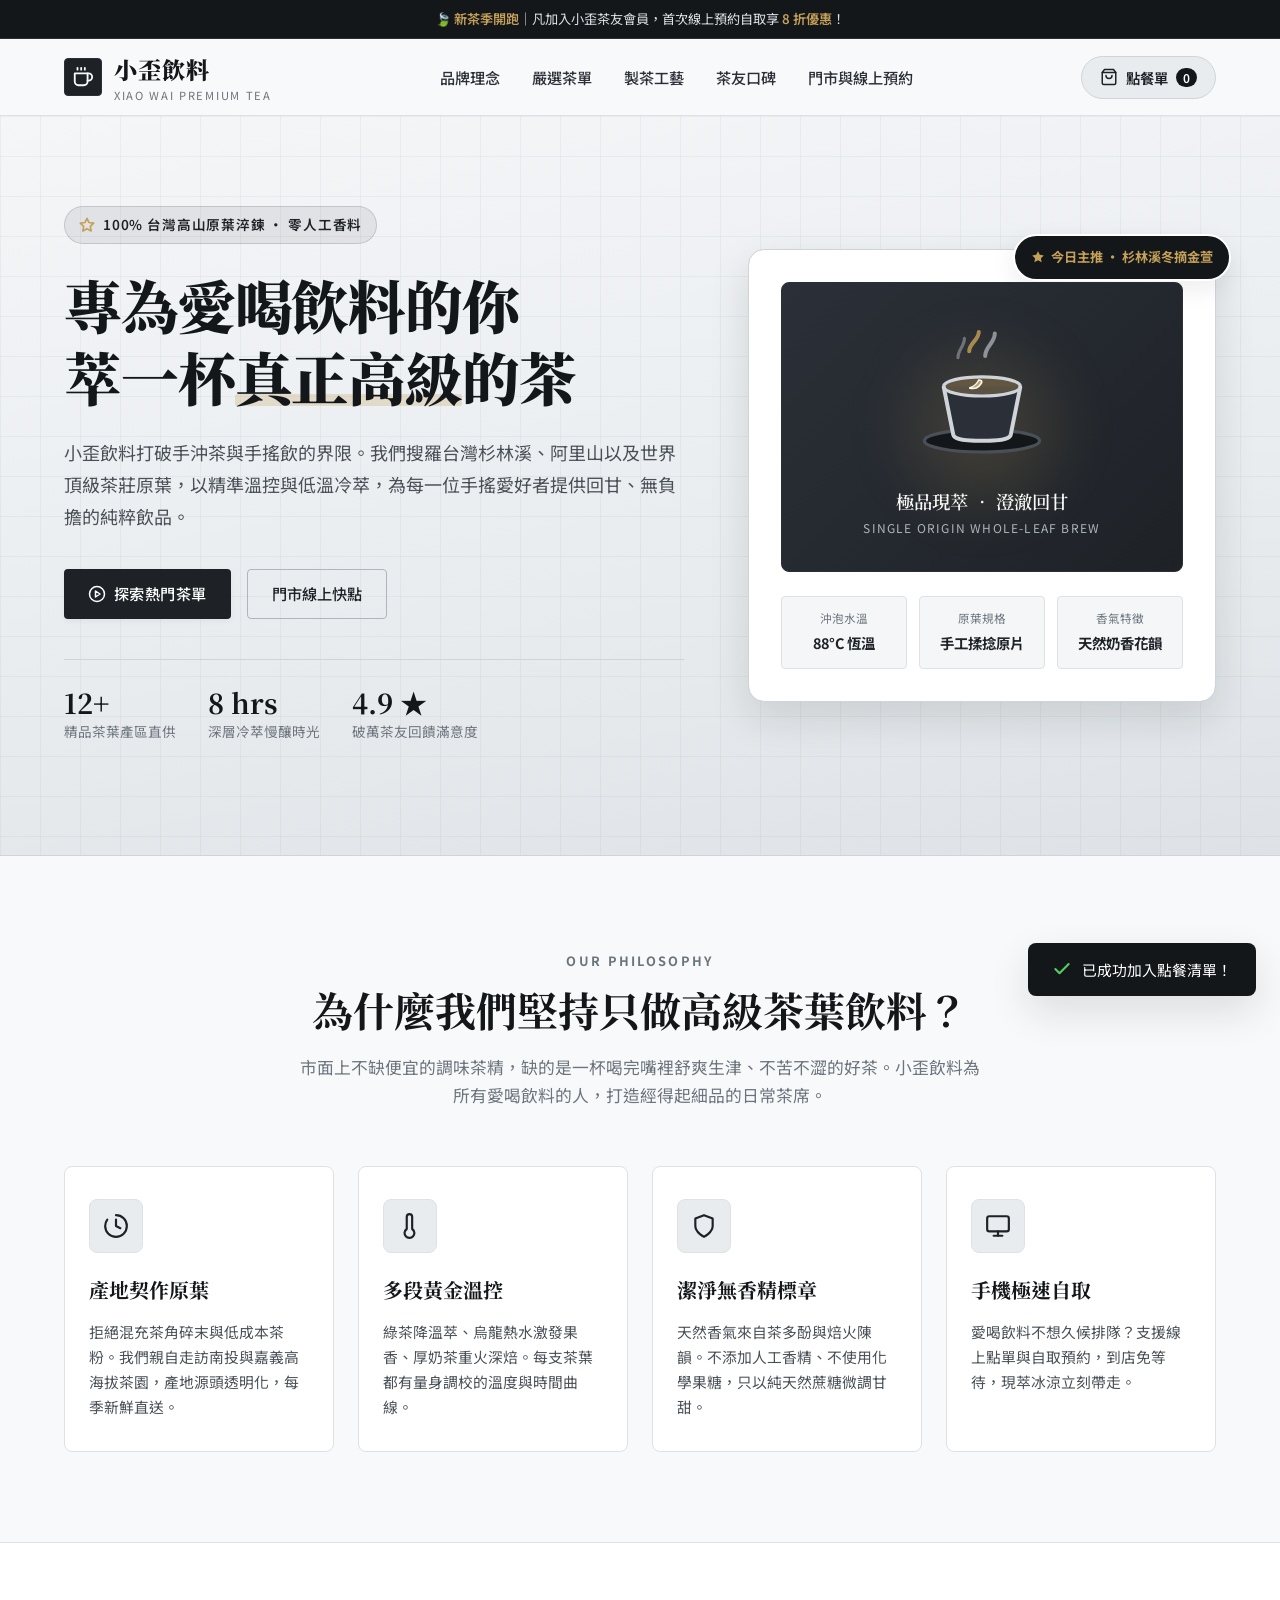
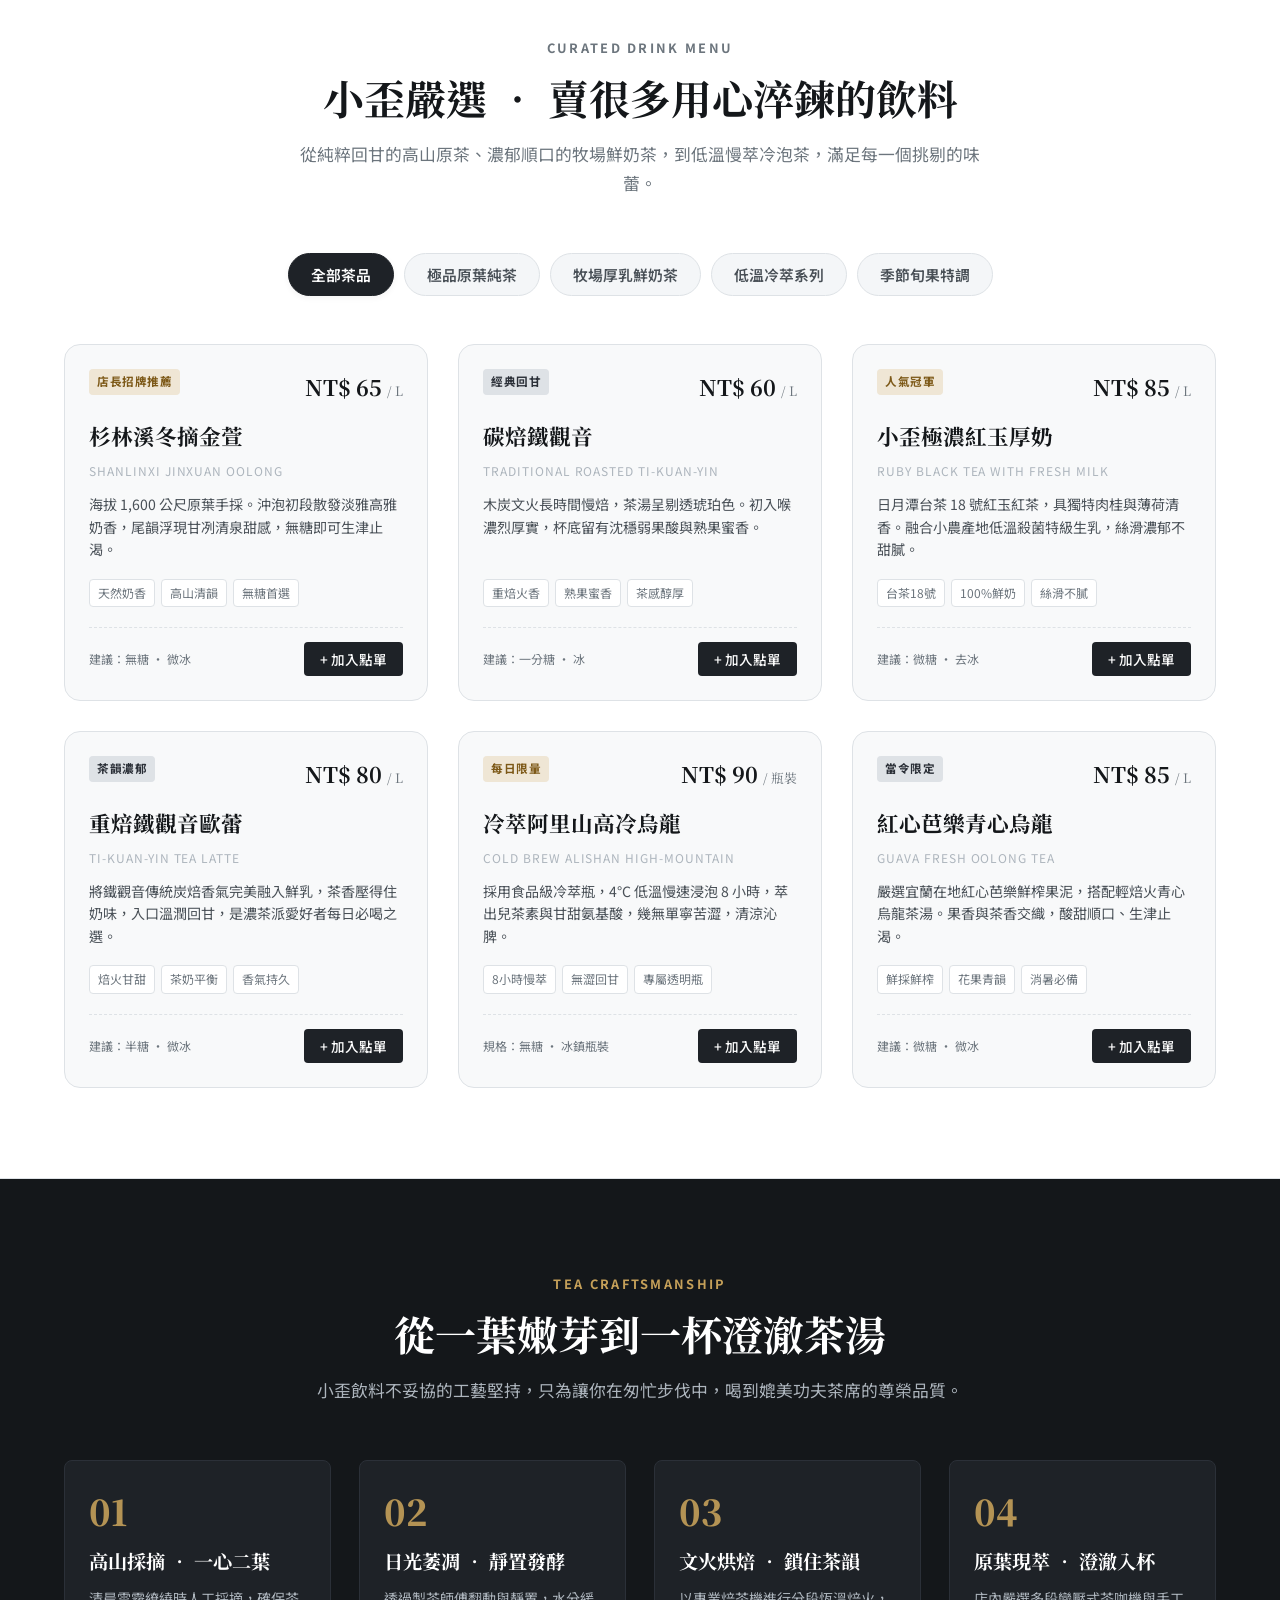
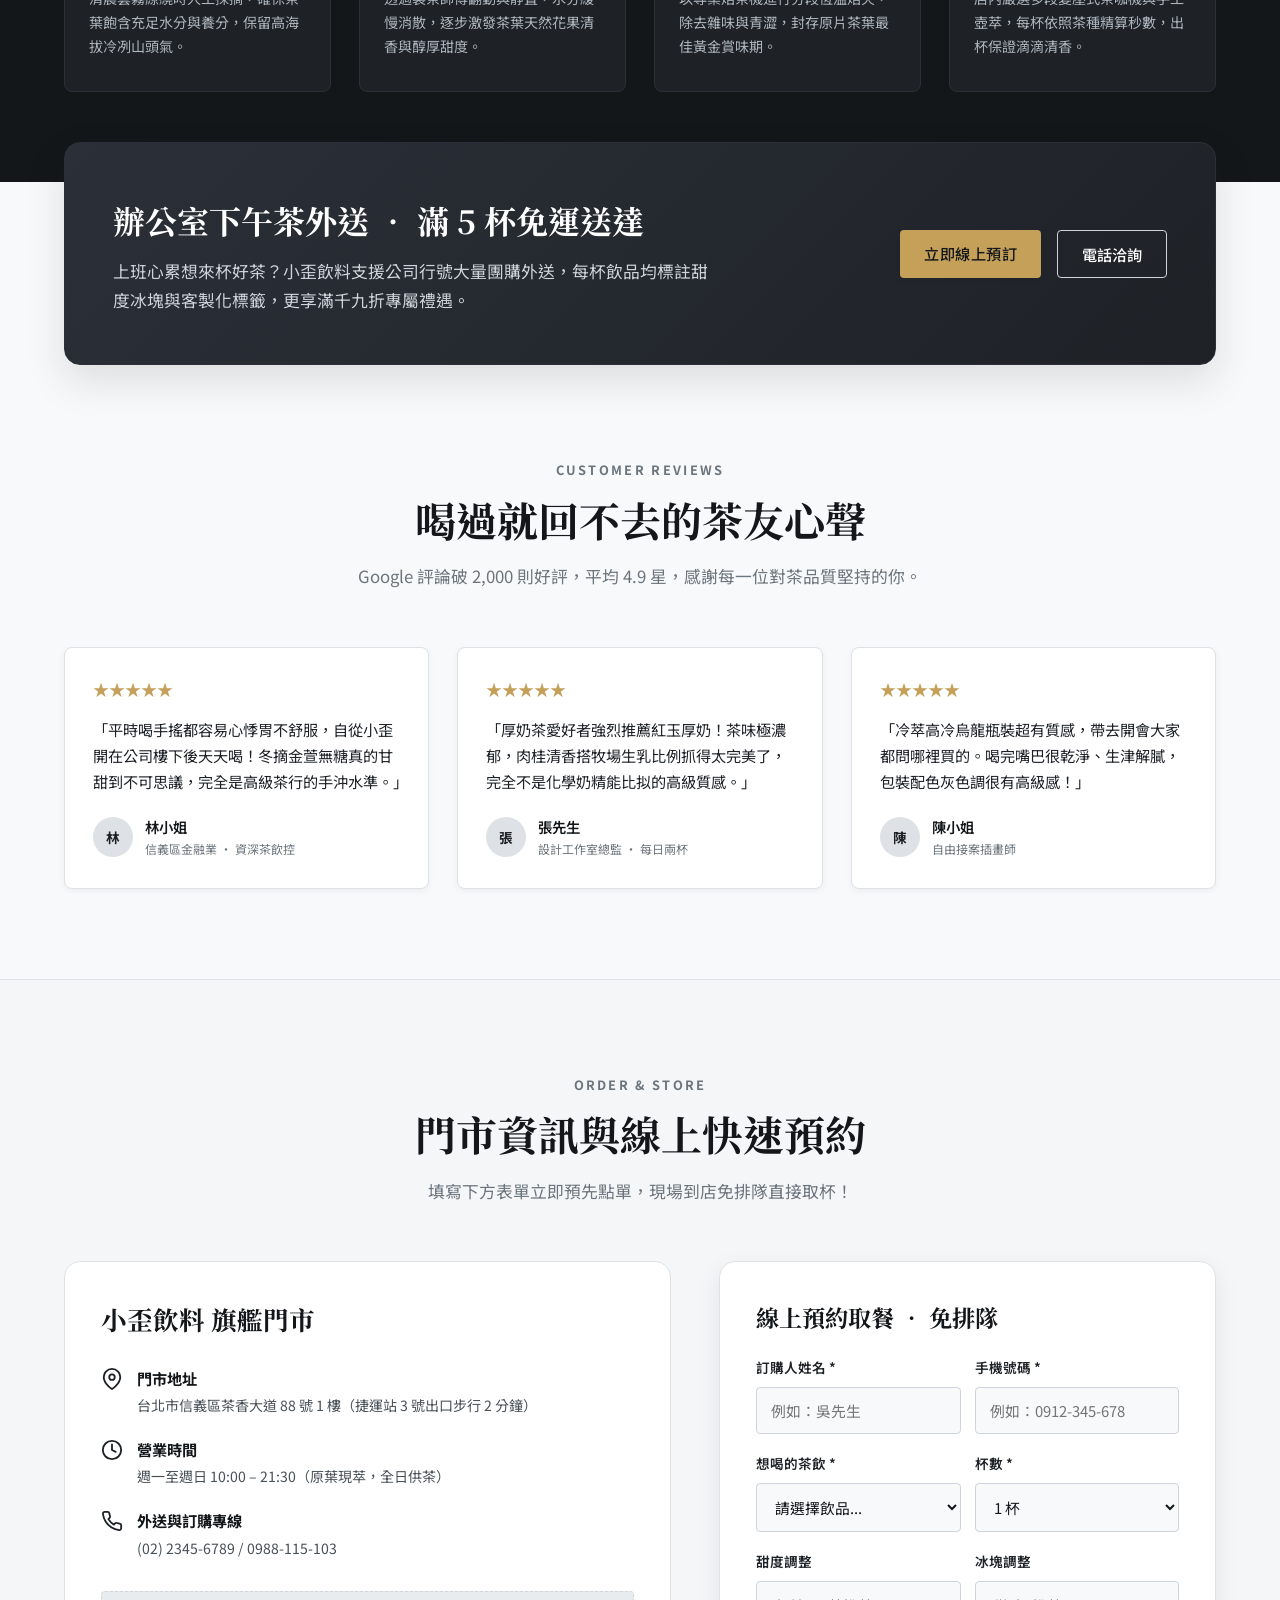
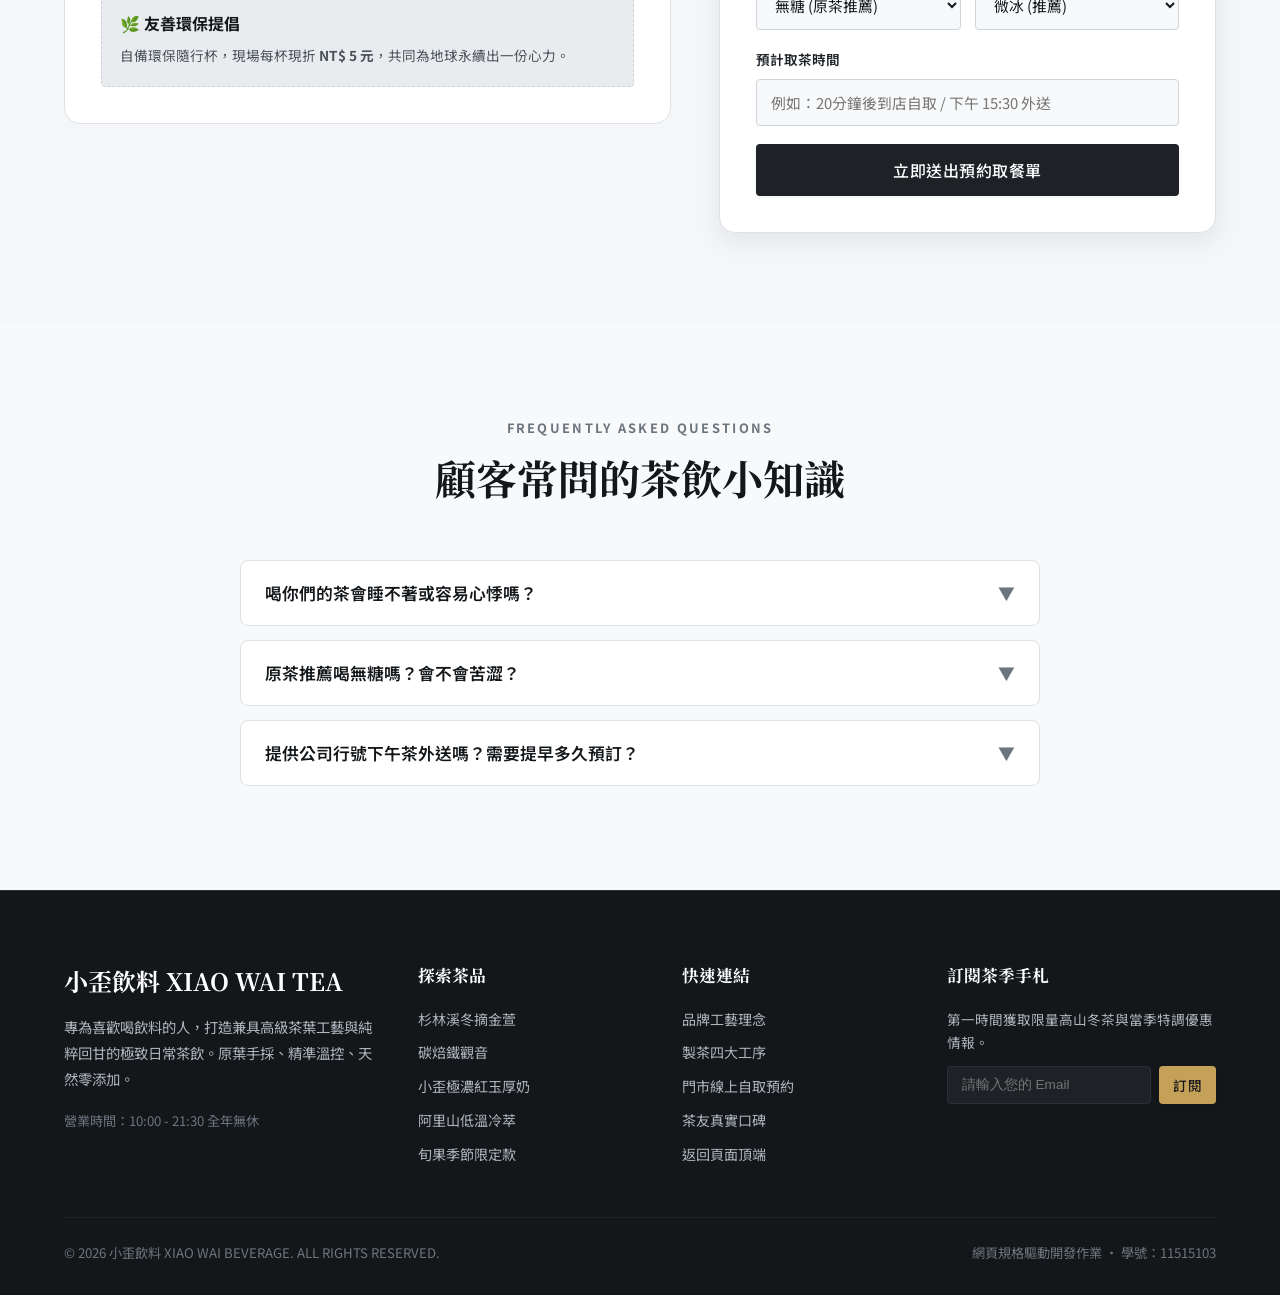
<file: onepage/index.html>
<!DOCTYPE html>
<html lang="zh-Hant">
<head>
  <meta charset="UTF-8">
  <meta name="viewport" content="width=device-width, initial-scale=1.0">
  <title>小歪飲料 XIAO WAI TEA ｜ 高級茶葉現萃飲品專門店</title>
  <meta name="description" content="小歪飲料專注於高級原葉茶飲，嚴選台灣高山與世界名莊茶葉，低溫慢萃、原葉現泡，為愛喝飲料的你獻上純粹回甘的極致杯中風味。">
  <!-- Google Fonts -->
  <link rel="preconnect" href="https://fonts.googleapis.com">
  <link rel="preconnect" href="https://fonts.gstatic.com" crossorigin>
  <link href="https://fonts.googleapis.com/css2?family=Noto+Sans+TC:wght@300;400;500;700&family=Noto+Serif+TC:wght@500;700;900&display=swap" rel="stylesheet">
  
  <style>
    /* ==========================================================================
       CSS Variables - 以高階茶葉與灰色調 (Grey Aesthetic) 為主核心
       ========================================================================== */
    :root {
      --color-charcoal-900: #14171a;
      --color-charcoal-800: #1e2227;
      --color-charcoal-700: #2b3038;
      --color-slate-600: #495057;
      --color-grey-500: #6c757d;
      --color-grey-400: #adb5bd;
      --color-grey-300: #ced4da;
      --color-grey-200: #dee2e6;
      --color-grey-100: #e9ecef;
      --color-grey-50: #f4f6f8;
      --color-grey-pure: #f8f9fa;
      --color-white: #ffffff;
      
      /* 高級茶韻點綴色 (高雅低調金銀茶香感) */
      --color-tea-gold: #c5a059;
      --color-tea-gold-hover: #b08d46;
      --color-tea-green: #52634f;
      --color-badge-bg: #e3e7eb;

      --font-sans: 'Noto Sans TC', -apple-system, BlinkMacSystemFont, "Segoe UI", Roboto, sans-serif;
      --font-serif: 'Noto Serif TC', "Songti TC", Georgia, serif;
      
      --radius-sm: 4px;
      --radius-md: 8px;
      --radius-lg: 16px;
      --radius-full: 9999px;
      
      --shadow-sm: 0 2px 6px rgba(20, 23, 26, 0.05);
      --shadow-md: 0 8px 24px rgba(20, 23, 26, 0.08);
      --shadow-lg: 0 16px 40px rgba(20, 23, 26, 0.12);
      
      --transition: all 0.3s cubic-bezier(0.16, 1, 0.3, 1);
    }

    /* Reset & Base Styles */
    *, *::before, *::after {
      box-sizing: border-box;
      margin: 0;
      padding: 0;
    }

    html {
      scroll-behavior: smooth;
      font-size: 16px;
    }

    body {
      font-family: var(--font-sans);
      background-color: var(--color-grey-pure);
      color: var(--color-charcoal-800);
      line-height: 1.7;
      -webkit-font-smoothing: antialiased;
      overflow-x: hidden;
    }

    a {
      color: inherit;
      text-decoration: none;
      transition: var(--transition);
    }

    ul, ol {
      list-style: none;
    }

    button {
      font-family: inherit;
      cursor: pointer;
      border: none;
      background: none;
      transition: var(--transition);
    }

    img, svg {
      display: block;
      max-width: 100%;
    }

    .container {
      width: 100%;
      max-width: 1200px;
      margin: 0 auto;
      padding: 0 24px;
    }

    /* ==========================================================================
       Top Announcement Bar
       ========================================================================== */
    .announcement-bar {
      background-color: var(--color-charcoal-900);
      color: var(--color-grey-200);
      font-size: 0.825rem;
      padding: 8px 16px;
      text-align: center;
      display: flex;
      justify-content: center;
      align-items: center;
      gap: 12px;
      border-bottom: 1px solid var(--color-charcoal-700);
    }

    .announcement-bar strong {
      color: var(--color-tea-gold);
      font-weight: 600;
    }

    /* ==========================================================================
       Header & Navigation
       ========================================================================== */
    .site-header {
      position: sticky;
      top: 0;
      z-index: 1000;
      background: rgba(248, 249, 250, 0.94);
      backdrop-filter: blur(12px);
      -webkit-backdrop-filter: blur(12px);
      border-bottom: 1px solid var(--color-grey-200);
      transition: var(--transition);
    }

    .nav-wrapper {
      display: flex;
      align-items: center;
      justify-content: space-between;
      height: 76px;
    }

    .brand-logo {
      display: flex;
      align-items: center;
      gap: 12px;
      font-family: var(--font-serif);
      font-size: 1.45rem;
      font-weight: 900;
      letter-spacing: 0.05em;
      color: var(--color-charcoal-900);
    }

    .logo-symbol {
      width: 38px;
      height: 38px;
      background: var(--color-charcoal-800);
      color: var(--color-grey-pure);
      border-radius: var(--radius-sm);
      display: flex;
      align-items: center;
      justify-content: center;
      border: 1px solid var(--color-charcoal-700);
    }

    .brand-sub {
      font-family: var(--font-sans);
      font-size: 0.7rem;
      color: var(--color-grey-500);
      letter-spacing: 0.15em;
      display: block;
      font-weight: 400;
      text-transform: uppercase;
      margin-top: -3px;
    }

    .nav-menu {
      display: flex;
      align-items: center;
      gap: 32px;
    }

    .nav-link {
      font-size: 0.95rem;
      font-weight: 500;
      color: var(--color-charcoal-700);
      position: relative;
      padding: 6px 0;
    }

    .nav-link::after {
      content: '';
      position: absolute;
      bottom: 0;
      left: 0;
      width: 0;
      height: 2px;
      background: var(--color-charcoal-800);
      transition: width 0.25s ease;
    }

    .nav-link:hover {
      color: var(--color-charcoal-900);
    }

    .nav-link:hover::after {
      width: 100%;
    }

    .nav-actions {
      display: flex;
      align-items: center;
      gap: 16px;
    }

    .btn-cart-tray {
      position: relative;
      background: var(--color-grey-100);
      color: var(--color-charcoal-800);
      padding: 10px 18px;
      border-radius: var(--radius-full);
      font-size: 0.9rem;
      font-weight: 600;
      display: flex;
      align-items: center;
      gap: 8px;
      border: 1px solid var(--color-grey-300);
    }

    .btn-cart-tray:hover {
      background: var(--color-grey-200);
    }

    .cart-counter {
      background: var(--color-charcoal-900);
      color: var(--color-white);
      border-radius: var(--radius-full);
      font-size: 0.75rem;
      padding: 1px 7px;
      min-width: 20px;
      text-align: center;
    }

    .btn-primary {
      background-color: var(--color-charcoal-800);
      color: var(--color-white);
      padding: 11px 24px;
      border-radius: var(--radius-sm);
      font-weight: 500;
      font-size: 0.95rem;
      letter-spacing: 0.03em;
      box-shadow: var(--shadow-sm);
      display: inline-flex;
      align-items: center;
      gap: 8px;
    }

    .btn-primary:hover {
      background-color: var(--color-charcoal-900);
      transform: translateY(-2px);
      box-shadow: var(--shadow-md);
    }

    .btn-outline {
      border: 1px solid var(--color-grey-400);
      color: var(--color-charcoal-800);
      padding: 11px 24px;
      border-radius: var(--radius-sm);
      font-weight: 500;
      font-size: 0.95rem;
      display: inline-flex;
      align-items: center;
      gap: 8px;
    }

    .btn-outline:hover {
      background-color: var(--color-grey-200);
      border-color: var(--color-charcoal-700);
    }

    /* Mobile Hamburger */
    .mobile-toggle {
      display: none;
      flex-direction: column;
      gap: 5px;
      width: 30px;
      height: 24px;
      justify-content: center;
    }

    .mobile-toggle span {
      display: block;
      height: 2px;
      width: 100%;
      background: var(--color-charcoal-800);
      transition: var(--transition);
    }

    /* ==========================================================================
       Hero Section
       ========================================================================== */
    .hero-section {
      position: relative;
      padding: 90px 0 110px;
      background: linear-gradient(170deg, #f4f6f8 0%, #e9ecef 60%, #dee2e6 100%);
      border-bottom: 1px solid var(--color-grey-300);
      overflow: hidden;
    }

    /* Subtle Architectural Tea Grid background pattern */
    .hero-section::before {
      content: "";
      position: absolute;
      top: 0;
      left: 0;
      width: 100%;
      height: 100%;
      background-image: 
        linear-gradient(rgba(108, 117, 125, 0.07) 1px, transparent 1px),
        linear-gradient(90deg, rgba(108, 117, 125, 0.07) 1px, transparent 1px);
      background-size: 40px 40px;
      pointer-events: none;
    }

    .hero-grid {
      display: grid;
      grid-template-columns: 1.15fr 0.85fr;
      gap: 50px;
      align-items: center;
      position: relative;
      z-index: 2;
    }

    .hero-content {
      max-width: 620px;
    }

    .hero-tag {
      display: inline-flex;
      align-items: center;
      gap: 8px;
      padding: 6px 14px;
      background: rgba(30, 34, 39, 0.08);
      border: 1px solid rgba(73, 80, 87, 0.2);
      border-radius: var(--radius-full);
      font-size: 0.85rem;
      font-weight: 600;
      color: var(--color-charcoal-800);
      margin-bottom: 24px;
      letter-spacing: 0.06em;
    }

    .hero-tag svg {
      color: var(--color-tea-gold);
    }

    .hero-title {
      font-family: var(--font-serif);
      font-size: clamp(2.4rem, 4.5vw, 3.8rem);
      line-height: 1.25;
      font-weight: 900;
      color: var(--color-charcoal-900);
      margin-bottom: 24px;
      letter-spacing: -0.02em;
    }

    .hero-title span.highlight-tea {
      position: relative;
      display: inline-block;
      color: var(--color-charcoal-900);
    }

    .hero-title span.highlight-tea::after {
      content: "";
      position: absolute;
      bottom: 6px;
      left: 0;
      width: 100%;
      height: 12px;
      background: rgba(197, 160, 89, 0.28);
      z-index: -1;
      border-radius: 2px;
    }

    .hero-desc {
      font-size: 1.125rem;
      color: var(--color-slate-600);
      margin-bottom: 36px;
      line-height: 1.8;
    }

    .hero-cta-group {
      display: flex;
      flex-wrap: wrap;
      gap: 16px;
      margin-bottom: 40px;
    }

    .hero-metrics {
      display: flex;
      gap: 32px;
      padding-top: 28px;
      border-top: 1px solid var(--color-grey-300);
    }

    .metric-item strong {
      display: block;
      font-family: var(--font-serif);
      font-size: 1.7rem;
      color: var(--color-charcoal-900);
      line-height: 1.1;
    }

    .metric-item span {
      font-size: 0.85rem;
      color: var(--color-grey-500);
    }

    /* Hero Visual Card (Artisan Tea Artwork) */
    .hero-visual {
      position: relative;
    }

    .tea-hero-card {
      background: var(--color-white);
      border: 1px solid var(--color-grey-300);
      border-radius: var(--radius-lg);
      padding: 32px;
      box-shadow: var(--shadow-lg);
      position: relative;
      background-clip: padding-box;
    }

    .tea-hero-art {
      width: 100%;
      height: 290px;
      background: linear-gradient(135deg, #2b3038 0%, #1e2227 100%);
      border-radius: var(--radius-md);
      display: flex;
      flex-direction: column;
      align-items: center;
      justify-content: center;
      position: relative;
      overflow: hidden;
      border: 1px solid var(--color-charcoal-700);
      color: var(--color-grey-pure);
    }

    .tea-hero-art::before {
      content: "";
      position: absolute;
      width: 220px;
      height: 220px;
      border-radius: 50%;
      background: radial-gradient(circle, rgba(197, 160, 89, 0.22) 0%, transparent 70%);
      filter: blur(20px);
    }

    .floating-cup {
      animation: float 4s ease-in-out infinite;
      z-index: 2;
    }

    @keyframes float {
      0%, 100% { transform: translateY(0); }
      50% { transform: translateY(-8px); }
    }

    .tea-spec-row {
      margin-top: 24px;
      display: grid;
      grid-template-columns: repeat(3, 1fr);
      gap: 12px;
      text-align: center;
    }

    .tea-spec-box {
      background: var(--color-grey-50);
      padding: 12px 8px;
      border-radius: var(--radius-sm);
      border: 1px solid var(--color-grey-200);
    }

    .tea-spec-box small {
      font-size: 0.725rem;
      color: var(--color-grey-500);
      display: block;
    }

    .tea-spec-box span {
      font-weight: 700;
      color: var(--color-charcoal-800);
      font-size: 0.9rem;
    }

    .floating-promo-badge {
      position: absolute;
      top: -16px;
      right: -16px;
      background: var(--color-charcoal-900);
      color: var(--color-tea-gold);
      border: 2px solid var(--color-white);
      padding: 10px 16px;
      border-radius: var(--radius-full);
      font-size: 0.825rem;
      font-weight: 700;
      box-shadow: var(--shadow-md);
      display: flex;
      align-items: center;
      gap: 6px;
    }

    /* ==========================================================================
       Features / Why Xiao Wai
       ========================================================================== */
    .section-py {
      padding: 90px 0;
    }

    .section-header {
      text-align: center;
      max-width: 680px;
      margin: 0 auto 56px;
    }

    .section-eyebrow {
      font-size: 0.8rem;
      font-weight: 700;
      text-transform: uppercase;
      letter-spacing: 0.18em;
      color: var(--color-grey-500);
      margin-bottom: 12px;
      display: inline-block;
    }

    .section-title {
      font-family: var(--font-serif);
      font-size: clamp(1.8rem, 3.2vw, 2.6rem);
      color: var(--color-charcoal-900);
      line-height: 1.3;
      margin-bottom: 16px;
    }

    .section-subtitle {
      color: var(--color-grey-500);
      font-size: 1.05rem;
    }

    .features-grid {
      display: grid;
      grid-template-columns: repeat(4, 1fr);
      gap: 24px;
    }

    .feature-card {
      background: var(--color-white);
      border: 1px solid var(--color-grey-200);
      padding: 32px 24px;
      border-radius: var(--radius-md);
      transition: var(--transition);
      position: relative;
    }

    .feature-card:hover {
      transform: translateY(-6px);
      box-shadow: var(--shadow-md);
      border-color: var(--color-grey-400);
    }

    .feature-icon-wrapper {
      width: 54px;
      height: 54px;
      background: var(--color-grey-100);
      color: var(--color-charcoal-800);
      border-radius: var(--radius-md);
      display: flex;
      align-items: center;
      justify-content: center;
      margin-bottom: 20px;
      border: 1px solid var(--color-grey-200);
    }

    .feature-title {
      font-family: var(--font-serif);
      font-size: 1.25rem;
      font-weight: 700;
      color: var(--color-charcoal-900);
      margin-bottom: 12px;
    }

    .feature-desc {
      color: var(--color-slate-600);
      font-size: 0.925rem;
      line-height: 1.7;
    }

    /* ==========================================================================
       Drink Menu Section - 賣很多飲料 (Rich Menu & Filter)
       ========================================================================== */
    .menu-section {
      background: var(--color-white);
      border-top: 1px solid var(--color-grey-200);
      border-bottom: 1px solid var(--color-grey-200);
    }

    .menu-tabs {
      display: flex;
      justify-content: center;
      flex-wrap: wrap;
      gap: 10px;
      margin-bottom: 48px;
    }

    .tab-btn {
      padding: 10px 22px;
      border-radius: var(--radius-full);
      font-size: 0.925rem;
      font-weight: 600;
      color: var(--color-slate-600);
      background: var(--color-grey-50);
      border: 1px solid var(--color-grey-200);
      transition: var(--transition);
    }

    .tab-btn:hover {
      background: var(--color-grey-100);
      color: var(--color-charcoal-900);
    }

    .tab-btn.active {
      background: var(--color-charcoal-800);
      color: var(--color-white);
      border-color: var(--color-charcoal-800);
      box-shadow: var(--shadow-sm);
    }

    .menu-grid {
      display: grid;
      grid-template-columns: repeat(3, 1fr);
      gap: 30px;
    }

    .drink-card {
      background: var(--color-grey-pure);
      border: 1px solid var(--color-grey-200);
      border-radius: var(--radius-lg);
      padding: 24px;
      display: flex;
      flex-direction: column;
      transition: var(--transition);
      position: relative;
    }

    .drink-card:hover {
      box-shadow: var(--shadow-md);
      border-color: var(--color-grey-400);
      transform: translateY(-4px);
    }

    .drink-header {
      display: flex;
      justify-content: space-between;
      align-items: flex-start;
      margin-bottom: 12px;
    }

    .drink-badge {
      font-size: 0.725rem;
      font-weight: 700;
      padding: 3px 8px;
      background: var(--color-grey-200);
      color: var(--color-charcoal-700);
      border-radius: var(--radius-sm);
      letter-spacing: 0.05em;
    }

    .drink-badge.special {
      background: #efe6d5;
      color: #7d5918;
    }

    .drink-price {
      font-family: var(--font-serif);
      font-size: 1.35rem;
      font-weight: 700;
      color: var(--color-charcoal-900);
    }

    .drink-price small {
      font-size: 0.8rem;
      color: var(--color-grey-500);
      font-weight: normal;
    }

    .drink-name {
      font-family: var(--font-serif);
      font-size: 1.35rem;
      color: var(--color-charcoal-900);
      margin-bottom: 6px;
    }

    .drink-subname {
      font-size: 0.75rem;
      color: var(--color-grey-400);
      letter-spacing: 0.08em;
      text-transform: uppercase;
      margin-bottom: 12px;
    }

    .drink-desc {
      font-size: 0.88rem;
      color: var(--color-slate-600);
      line-height: 1.6;
      margin-bottom: 18px;
      flex-grow: 1;
    }

    .drink-flavor-tags {
      display: flex;
      flex-wrap: wrap;
      gap: 6px;
      margin-bottom: 20px;
    }

    .flavor-tag {
      font-size: 0.75rem;
      background: var(--color-white);
      color: var(--color-grey-500);
      padding: 3px 8px;
      border-radius: var(--radius-sm);
      border: 1px solid var(--color-grey-200);
    }

    .drink-card-footer {
      display: flex;
      align-items: center;
      justify-content: space-between;
      padding-top: 14px;
      border-top: 1px dashed var(--color-grey-200);
    }

    .sugar-ice-tip {
      font-size: 0.75rem;
      color: var(--color-grey-500);
    }

    .btn-add-drink {
      background: var(--color-charcoal-800);
      color: var(--color-white);
      padding: 7px 16px;
      border-radius: var(--radius-sm);
      font-size: 0.85rem;
      font-weight: 500;
      display: inline-flex;
      align-items: center;
      gap: 6px;
    }

    .btn-add-drink:hover {
      background: var(--color-charcoal-900);
    }

    /* ==========================================================================
       Artisanal Process (製茶工藝與堅持)
       ========================================================================== */
    .process-section {
      background: var(--color-charcoal-900);
      color: var(--color-grey-pure);
      position: relative;
    }

    .process-section .section-eyebrow {
      color: var(--color-tea-gold);
    }

    .process-section .section-title {
      color: var(--color-white);
    }

    .process-section .section-subtitle {
      color: var(--color-grey-400);
    }

    .process-timeline {
      display: grid;
      grid-template-columns: repeat(4, 1fr);
      gap: 28px;
      margin-top: 48px;
      position: relative;
    }

    .process-step {
      background: var(--color-charcoal-800);
      border: 1px solid var(--color-charcoal-700);
      padding: 32px 24px;
      border-radius: var(--radius-md);
      position: relative;
    }

    .process-num {
      font-family: var(--font-serif);
      font-size: 2.2rem;
      font-weight: 900;
      color: var(--color-tea-gold);
      line-height: 1;
      margin-bottom: 16px;
      display: block;
      opacity: 0.9;
    }

    .process-name {
      font-size: 1.2rem;
      font-family: var(--font-serif);
      color: var(--color-white);
      margin-bottom: 10px;
    }

    .process-text {
      font-size: 0.88rem;
      color: var(--color-grey-400);
      line-height: 1.7;
    }

    /* ==========================================================================
       Promotions & Attract Banner (吸引客戶來買飲料)
       ========================================================================== */
    .promo-banner {
      background: linear-gradient(135deg, #2b3038 0%, #1e2227 100%);
      color: var(--color-white);
      border-radius: var(--radius-lg);
      padding: 50px 48px;
      display: flex;
      align-items: center;
      justify-content: space-between;
      gap: 40px;
      box-shadow: var(--shadow-lg);
      border: 1px solid var(--color-charcoal-700);
      margin-top: -40px;
      position: relative;
      z-index: 5;
    }

    .promo-content h3 {
      font-family: var(--font-serif);
      font-size: 2rem;
      margin-bottom: 10px;
      color: var(--color-white);
    }

    .promo-content p {
      color: var(--color-grey-300);
      font-size: 1.05rem;
      max-width: 600px;
    }

    .promo-actions {
      display: flex;
      gap: 16px;
      flex-shrink: 0;
    }

    /* ==========================================================================
       Customer Reviews / Social Proof
       ========================================================================== */
    .reviews-grid {
      display: grid;
      grid-template-columns: repeat(3, 1fr);
      gap: 28px;
    }

    .review-card {
      background: var(--color-white);
      border: 1px solid var(--color-grey-200);
      border-radius: var(--radius-md);
      padding: 28px;
      box-shadow: var(--shadow-sm);
    }

    .review-stars {
      display: flex;
      gap: 4px;
      color: var(--color-tea-gold);
      margin-bottom: 14px;
    }

    .review-quote {
      font-size: 0.95rem;
      color: var(--color-charcoal-800);
      line-height: 1.7;
      margin-bottom: 20px;
    }

    .reviewer-info {
      display: flex;
      align-items: center;
      gap: 12px;
    }

    .reviewer-avatar {
      width: 40px;
      height: 40px;
      background: var(--color-grey-200);
      color: var(--color-charcoal-800);
      font-weight: 700;
      border-radius: 50%;
      display: flex;
      align-items: center;
      justify-content: center;
      font-size: 0.85rem;
    }

    .reviewer-name {
      font-weight: 600;
      font-size: 0.9rem;
      color: var(--color-charcoal-900);
    }

    .reviewer-tag {
      font-size: 0.75rem;
      color: var(--color-grey-500);
    }

    /* ==========================================================================
       Quick Order & Store Info Section
       ========================================================================== */
    .order-store-section {
      background: var(--color-grey-50);
      border-top: 1px solid var(--color-grey-200);
    }

    .order-store-grid {
      display: grid;
      grid-template-columns: 1.1fr 0.9fr;
      gap: 48px;
      align-items: start;
    }

    .store-info-box {
      background: var(--color-white);
      border: 1px solid var(--color-grey-200);
      border-radius: var(--radius-lg);
      padding: 36px;
    }

    .store-title {
      font-family: var(--font-serif);
      font-size: 1.6rem;
      margin-bottom: 24px;
      color: var(--color-charcoal-900);
    }

    .info-list {
      display: flex;
      flex-direction: column;
      gap: 18px;
      margin-bottom: 30px;
    }

    .info-item {
      display: flex;
      align-items: flex-start;
      gap: 14px;
    }

    .info-icon {
      color: var(--color-charcoal-800);
      margin-top: 2px;
      flex-shrink: 0;
    }

    .info-text strong {
      display: block;
      color: var(--color-charcoal-900);
      font-size: 0.95rem;
    }

    .info-text span {
      font-size: 0.88rem;
      color: var(--color-slate-600);
    }

    /* Interactive Order Form */
    .order-form-card {
      background: var(--color-white);
      border: 1px solid var(--color-grey-200);
      border-radius: var(--radius-lg);
      padding: 36px;
      box-shadow: var(--shadow-md);
    }

    .form-group {
      margin-bottom: 18px;
    }

    .form-label {
      display: block;
      font-size: 0.85rem;
      font-weight: 600;
      color: var(--color-charcoal-800);
      margin-bottom: 8px;
    }

    .form-input, .form-select, .form-textarea {
      width: 100%;
      padding: 12px 14px;
      border: 1px solid var(--color-grey-300);
      border-radius: var(--radius-sm);
      font-family: inherit;
      font-size: 0.925rem;
      background: var(--color-grey-pure);
      transition: var(--transition);
      color: var(--color-charcoal-900);
    }

    .form-input:focus, .form-select:focus, .form-textarea:focus {
      outline: none;
      border-color: var(--color-charcoal-800);
      background: var(--color-white);
      box-shadow: 0 0 0 3px rgba(33, 37, 41, 0.1);
    }

    .form-row {
      display: grid;
      grid-template-columns: 1fr 1fr;
      gap: 14px;
    }

    /* ==========================================================================
       FAQ Accordion
       ========================================================================== */
    .faq-wrapper {
      max-width: 800px;
      margin: 0 auto;
    }

    .faq-item {
      background: var(--color-white);
      border: 1px solid var(--color-grey-200);
      border-radius: var(--radius-md);
      margin-bottom: 14px;
      overflow: hidden;
      transition: var(--transition);
    }

    .faq-question {
      width: 100%;
      text-align: left;
      padding: 20px 24px;
      font-size: 1.05rem;
      font-weight: 600;
      color: var(--color-charcoal-900);
      display: flex;
      justify-content: space-between;
      align-items: center;
      cursor: pointer;
    }

    .faq-question:hover {
      background: var(--color-grey-50);
    }

    .faq-icon {
      transition: transform 0.3s ease;
      color: var(--color-grey-500);
    }

    .faq-answer {
      max-height: 0;
      overflow: hidden;
      transition: max-height 0.35s ease, padding 0.35s ease;
      background: var(--color-grey-pure);
    }

    .faq-answer-inner {
      padding: 0 24px 20px;
      color: var(--color-slate-600);
      font-size: 0.925rem;
      line-height: 1.7;
    }

    .faq-item.active .faq-icon {
      transform: rotate(180deg);
    }

    .faq-item.active .faq-answer {
      max-height: 200px;
    }

    /* ==========================================================================
       Cart / Order Modal
       ========================================================================== */
    .modal-overlay {
      position: fixed;
      top: 0;
      left: 0;
      width: 100%;
      height: 100%;
      background: rgba(20, 23, 26, 0.6);
      backdrop-filter: blur(4px);
      z-index: 2000;
      display: none;
      align-items: center;
      justify-content: center;
      padding: 20px;
    }

    .modal-overlay.active {
      display: flex;
    }

    .modal-box {
      background: var(--color-white);
      border-radius: var(--radius-lg);
      width: 100%;
      max-width: 520px;
      max-height: 90vh;
      overflow-y: auto;
      box-shadow: var(--shadow-lg);
      padding: 32px;
      animation: modalFadeIn 0.25s ease;
    }

    @keyframes modalFadeIn {
      from { opacity: 0; transform: translateY(15px); }
      to { opacity: 1; transform: translateY(0); }
    }

    .modal-header {
      display: flex;
      justify-content: space-between;
      align-items: center;
      margin-bottom: 20px;
      padding-bottom: 14px;
      border-bottom: 1px solid var(--color-grey-200);
    }

    .modal-title {
      font-family: var(--font-serif);
      font-size: 1.4rem;
      color: var(--color-charcoal-900);
    }

    .modal-close {
      font-size: 1.5rem;
      color: var(--color-grey-500);
      line-height: 1;
      padding: 4px;
    }

    .modal-close:hover {
      color: var(--color-charcoal-900);
    }

    .cart-items-list {
      display: flex;
      flex-direction: column;
      gap: 14px;
      margin-bottom: 24px;
      max-height: 280px;
      overflow-y: auto;
    }

    .cart-item-row {
      display: flex;
      justify-content: space-between;
      align-items: center;
      padding: 10px 14px;
      background: var(--color-grey-50);
      border-radius: var(--radius-sm);
      border: 1px solid var(--color-grey-200);
    }

    .cart-item-name {
      font-weight: 600;
      font-size: 0.95rem;
      color: var(--color-charcoal-900);
    }

    .cart-item-price {
      color: var(--color-charcoal-800);
      font-weight: 700;
    }

    .cart-empty-message {
      text-align: center;
      padding: 30px 0;
      color: var(--color-grey-500);
      font-size: 0.95rem;
    }

    .cart-summary {
      border-top: 1px solid var(--color-grey-200);
      padding-top: 16px;
      margin-bottom: 24px;
    }

    .cart-summary-row {
      display: flex;
      justify-content: space-between;
      font-size: 0.9rem;
      color: var(--color-slate-600);
      margin-bottom: 8px;
    }

    .cart-summary-row.total {
      font-size: 1.25rem;
      font-weight: 700;
      color: var(--color-charcoal-900);
      font-family: var(--font-serif);
      border-top: 1px dashed var(--color-grey-300);
      padding-top: 10px;
      margin-top: 10px;
    }

    /* Toast Notification */
    .toast-msg {
      position: fixed;
      bottom: 24px;
      right: 24px;
      background: var(--color-charcoal-900);
      color: var(--color-white);
      padding: 14px 24px;
      border-radius: var(--radius-md);
      box-shadow: var(--shadow-lg);
      font-size: 0.925rem;
      z-index: 3000;
      display: flex;
      align-items: center;
      gap: 10px;
      transform: translateY(120px);
      transition: transform 0.3s cubic-bezier(0.16, 1, 0.3, 1);
    }

    .toast-msg.show {
      transform: translateY(0);
    }

    /* ==========================================================================
       Footer
       ========================================================================== */
    .site-footer {
      background: var(--color-charcoal-900);
      color: var(--color-grey-400);
      padding: 70px 0 30px;
      border-top: 1px solid var(--color-charcoal-700);
    }

    .footer-grid {
      display: grid;
      grid-template-columns: 1.4fr 1fr 1fr 1.2fr;
      gap: 40px;
      margin-bottom: 50px;
    }

    .footer-brand h4 {
      font-family: var(--font-serif);
      font-size: 1.5rem;
      color: var(--color-white);
      margin-bottom: 12px;
    }

    .footer-brand p {
      font-size: 0.9rem;
      line-height: 1.8;
      color: var(--color-grey-400);
      max-width: 320px;
      margin-bottom: 18px;
    }

    .footer-col h5 {
      font-family: var(--font-serif);
      font-size: 1.05rem;
      color: var(--color-white);
      margin-bottom: 18px;
      position: relative;
    }

    .footer-links {
      display: flex;
      flex-direction: column;
      gap: 10px;
    }

    .footer-links a {
      color: var(--color-grey-400);
      font-size: 0.88rem;
    }

    .footer-links a:hover {
      color: var(--color-white);
      padding-left: 4px;
    }

    .newsletter-form {
      display: flex;
      gap: 8px;
      margin-top: 12px;
    }

    .newsletter-input {
      background: var(--color-charcoal-800);
      border: 1px solid var(--color-charcoal-700);
      padding: 10px 14px;
      border-radius: var(--radius-sm);
      color: var(--color-white);
      font-size: 0.85rem;
      flex-grow: 1;
    }

    .newsletter-input:focus {
      outline: none;
      border-color: var(--color-grey-400);
    }

    .footer-bottom {
      border-top: 1px solid var(--color-charcoal-800);
      padding-top: 24px;
      display: flex;
      justify-content: space-between;
      align-items: center;
      font-size: 0.825rem;
      color: var(--color-grey-500);
    }

    /* Back to top */
    .btn-back-top {
      position: fixed;
      bottom: 24px;
      left: 24px;
      width: 44px;
      height: 44px;
      background: var(--color-white);
      color: var(--color-charcoal-800);
      border: 1px solid var(--color-grey-300);
      border-radius: 50%;
      display: flex;
      align-items: center;
      justify-content: center;
      box-shadow: var(--shadow-md);
      z-index: 999;
      opacity: 0;
      visibility: hidden;
      transition: var(--transition);
    }

    .btn-back-top.visible {
      opacity: 1;
      visibility: visible;
    }

    .btn-back-top:hover {
      background: var(--color-charcoal-900);
      color: var(--color-white);
      transform: translateY(-3px);
    }

    /* ==========================================================================
       Responsive Media Queries
       ========================================================================== */
    @media (max-width: 1024px) {
      .hero-grid {
        grid-template-columns: 1fr;
        gap: 40px;
      }
      .features-grid {
        grid-template-columns: repeat(2, 1fr);
      }
      .menu-grid {
        grid-template-columns: repeat(2, 1fr);
      }
      .process-timeline {
        grid-template-columns: repeat(2, 1fr);
      }
      .footer-grid {
        grid-template-columns: repeat(2, 1fr);
      }
      .order-store-grid {
        grid-template-columns: 1fr;
      }
    }

    @media (max-width: 768px) {
      .nav-menu {
        display: none;
        position: absolute;
        top: 76px;
        left: 0;
        width: 100%;
        background: var(--color-grey-pure);
        border-bottom: 1px solid var(--color-grey-200);
        flex-direction: column;
        padding: 24px;
        gap: 16px;
        box-shadow: var(--shadow-md);
      }

      .nav-menu.open {
        display: flex;
      }

      .mobile-toggle {
        display: flex;
      }

      .promo-banner {
        flex-direction: column;
        text-align: center;
        padding: 36px 24px;
      }

      .promo-actions {
        width: 100%;
        justify-content: center;
      }

      .reviews-grid {
        grid-template-columns: 1fr;
      }

      .features-grid {
        grid-template-columns: 1fr;
      }

      .menu-grid {
        grid-template-columns: 1fr;
      }

      .process-timeline {
        grid-template-columns: 1fr;
      }

      .footer-grid {
        grid-template-columns: 1fr;
      }

      .hero-metrics {
        flex-direction: column;
        gap: 16px;
      }

      .form-row {
        grid-template-columns: 1fr;
      }

      .footer-bottom {
        flex-direction: column;
        gap: 12px;
        text-align: center;
      }
    }
  </style>
</head>
<body>

  <!-- 頂部快訊廣播條 -->
  <div class="announcement-bar">
    <span>🍃 <strong>新茶季開跑</strong>｜凡加入小歪茶友會員，首次線上預約自取享 <strong>8 折優惠</strong>！</span>
  </div>

  <!-- 網站頂部導覽列 -->
  <header class="site-header" id="top">
    <div class="container nav-wrapper">
      <a href="#top" class="brand-logo" aria-label="小歪飲料 首頁">
        <div class="logo-symbol">
          <!-- 簡約茶葉茶盅符號 SVG -->
          <svg width="22" height="22" viewBox="0 0 24 24" fill="none" stroke="currentColor" stroke-width="2" stroke-linecap="round" stroke-linejoin="round">
            <path d="M17 8h1a4 4 0 1 1 0 8h-1"></path>
            <path d="M3 8h14v9a4 4 0 0 1-4 4H7a4 4 0 0 1-4-4Z"></path>
            <line x1="6" y1="2" x2="6" y2="4"></line>
            <line x1="10" y1="2" x2="10" y2="4"></line>
            <line x1="14" y1="2" x2="14" y2="4"></line>
          </svg>
        </div>
        <div>
          小歪飲料
          <span class="brand-sub">Xiao Wai Premium Tea</span>
        </div>
      </a>

      <!-- 導覽連結 -->
      <nav class="nav-menu" id="navMenu" aria-label="主要導覽選單">
        <a href="#about" class="nav-link">品牌理念</a>
        <a href="#menu" class="nav-link">嚴選茶單</a>
        <a href="#craft" class="nav-link">製茶工藝</a>
        <a href="#reviews" class="nav-link">茶友口碑</a>
        <a href="#store" class="nav-link">門市與線上預約</a>
      </nav>

      <!-- 導覽功能按鈕 -->
      <div class="nav-actions">
        <button class="btn-cart-tray" id="openCartBtn" aria-label="查看點餐單">
          <svg width="18" height="18" viewBox="0 0 24 24" fill="none" stroke="currentColor" stroke-width="2" stroke-linecap="round" stroke-linejoin="round">
            <path d="M6 2 3 6v14a2 2 0 0 0 2 2h14a2 2 0 0 0 2-2V6l-3-4Z"></path>
            <line x1="3" y1="6" x2="21" y2="6"></line>
            <path d="M16 10a4 4 0 0 1-8 0"></path>
          </svg>
          <span>點餐單</span>
          <span class="cart-counter" id="cartCount">0</span>
        </button>

        <a href="#store" class="btn-primary" style="display: none;" id="desktopCta">立即品飲</a>

        <!-- 手機漢堡選單按鈕 -->
        <button class="mobile-toggle" id="mobileToggle" aria-label="展開選單">
          <span></span>
          <span></span>
          <span></span>
        </button>
      </div>
    </div>
  </header>

  <main>
    <!-- ==========================================================================
         Hero 形象首屏
         ========================================================================== -->
    <section class="hero-section">
      <div class="container hero-grid">
        <div class="hero-content">
          <div class="hero-tag">
            <svg width="16" height="16" viewBox="0 0 24 24" fill="none" stroke="currentColor" stroke-width="2.5" stroke-linecap="round" stroke-linejoin="round">
              <polygon points="12 2 15.09 8.26 22 9.27 17 14.14 18.18 21.02 12 17.77 5.82 21.02 7 14.14 2 9.27 8.91 8.26 12 2"></polygon>
            </svg>
            100% 台灣高山原葉淬鍊 ‧ 零人工香料
          </div>
          <h1 class="hero-title">
            專為愛喝飲料的你<br>
            萃一杯<span class="highlight-tea">真正高級</span>的茶
          </h1>
          <p class="hero-desc">
            小歪飲料打破手沖茶與手搖飲的界限。我們搜羅台灣杉林溪、阿里山以及世界頂級茶莊原葉，以精準溫控與低溫冷萃，為每一位手搖愛好者提供回甘、無負擔的純粹飲品。
          </p>
          <div class="hero-cta-group">
            <a href="#menu" class="btn-primary">
              <svg width="18" height="18" viewBox="0 0 24 24" fill="none" stroke="currentColor" stroke-width="2" stroke-linecap="round" stroke-linejoin="round">
                <circle cx="12" cy="12" r="10"></circle>
                <polygon points="10 8 16 12 10 16 10 8"></polygon>
              </svg>
              探索熱門茶單
            </a>
            <a href="#store" class="btn-outline">
              門市線上快點
            </a>
          </div>

          <div class="hero-metrics">
            <div class="metric-item">
              <strong>12+</strong>
              <span>精品茶葉產區直供</span>
            </div>
            <div class="metric-item">
              <strong>8 hrs</strong>
              <span>深層冷萃慢釀時光</span>
            </div>
            <div class="metric-item">
              <strong>4.9 ★</strong>
              <span>破萬茶友回饋滿意度</span>
            </div>
          </div>
        </div>

        <!-- 右側茶飲意象展示卡 -->
        <div class="hero-visual">
          <div class="tea-hero-card">
            <div class="floating-promo-badge">
              <svg width="14" height="14" viewBox="0 0 24 24" fill="currentColor">
                <path d="M12 2l3.09 6.26L22 9.27l-5 4.87 1.18 6.88L12 17.77l-6.18 3.25L7 14.14 2 9.27l6.91-1.01L12 2z"/>
              </svg>
              今日主推 ‧ 杉林溪冬摘金萱
            </div>
            <div class="tea-hero-art">
              <!-- 精緻 SVG 茶香與原葉杯具 -->
              <svg class="floating-cup" width="160" height="160" viewBox="0 0 100 100" fill="none" stroke="currentColor">
                <!-- 蒸騰茶氣 -->
                <path d="M42 22C42 17 48 15 48 10" stroke="#c5a059" stroke-width="2.5" stroke-linecap="round" opacity="0.8"/>
                <path d="M52 25C52 19 58 17 58 11" stroke="#ced4da" stroke-width="2.5" stroke-linecap="round" opacity="0.6"/>
                <path d="M35 26C35 21 39 19 39 14" stroke="#adb5bd" stroke-width="2" stroke-linecap="round" opacity="0.5"/>
                <!-- 茶杯與托盤 -->
                <ellipse cx="50" cy="78" rx="36" ry="7" fill="#14171a" stroke="#495057" stroke-width="2"/>
                <path d="M26 44L32 74C32.5 76 34.5 78 50 78C65.5 78 67.5 76 68 74L74 44" fill="#2b3038" stroke="#ced4da" stroke-width="2.5"/>
                <!-- 杯緣光澤 -->
                <ellipse cx="50" cy="44" rx="24" ry="6" fill="#c5a059" fill-opacity="0.3" stroke="#ced4da" stroke-width="2"/>
                <!-- 原葉飄落 -->
                <path d="M48 40C46 44 42 45 42 45C42 45 46 46 48 44C50 42 51 40 48 40Z" fill="#c5a059"/>
              </svg>
              <div style="font-family: var(--font-serif); font-size: 1.15rem; color: #f8f9fa; margin-top: 10px; font-weight: 600;">
                極品現萃 ‧ 澄澈回甘
              </div>
              <div style="font-size: 0.75rem; color: #adb5bd; letter-spacing: 0.1em;">
                SINGLE ORIGIN WHOLE-LEAF BREW
              </div>
            </div>

            <div class="tea-spec-row">
              <div class="tea-spec-box">
                <small>沖泡水溫</small>
                <span>88°C 恆溫</span>
              </div>
              <div class="tea-spec-box">
                <small>原葉規格</small>
                <span>手工揉捻原片</span>
              </div>
              <div class="tea-spec-box">
                <small>香氣特徵</small>
                <span>天然奶香花韻</span>
              </div>
            </div>
          </div>
        </div>
      </div>
    </section>

    <!-- ==========================================================================
         Section: 品牌理念與堅持 (Brand Philosophy)
         ========================================================================== -->
    <section class="section-py" id="about">
      <div class="container">
        <div class="section-header">
          <span class="section-eyebrow">OUR PHILOSOPHY</span>
          <h2 class="section-title">為什麼我們堅持只做高級茶葉飲料？</h2>
          <p class="section-subtitle">
            市面上不缺便宜的調味茶精，缺的是一杯喝完嘴裡舒爽生津、不苦不澀的好茶。小歪飲料為所有愛喝飲料的人，打造經得起細品的日常茶席。
          </p>
        </div>

        <div class="features-grid">
          <div class="feature-card">
            <div class="feature-icon-wrapper">
              <svg width="26" height="26" viewBox="0 0 24 24" fill="none" stroke="currentColor" stroke-width="2" stroke-linecap="round" stroke-linejoin="round">
                <path d="M12 2a10 10 0 0 1 10 10c0 5.523-4.477 10-10 10S2 17.523 2 12c0-2.22.72-4.27 1.94-5.93"></path>
                <path d="M12 6v6l4 2"></path>
              </svg>
            </div>
            <h3 class="feature-title">產地契作原葉</h3>
            <p class="feature-desc">
              拒絕混充茶角碎末與低成本茶粉。我們親自走訪南投與嘉義高海拔茶園，產地源頭透明化，每季新鮮直送。
            </p>
          </div>

          <div class="feature-card">
            <div class="feature-icon-wrapper">
              <svg width="26" height="26" viewBox="0 0 24 24" fill="none" stroke="currentColor" stroke-width="2" stroke-linecap="round" stroke-linejoin="round">
                <path d="M14 14.76V3.5a2.5 2.5 0 0 0-5 0v11.26a4.5 4.5 0 1 0 5 0z"></path>
              </svg>
            </div>
            <h3 class="feature-title">多段黃金溫控</h3>
            <p class="feature-desc">
              綠茶降溫萃、烏龍熱水激發果香、厚奶茶重火深焙。每支茶葉都有量身調校的溫度與時間曲線。
            </p>
          </div>

          <div class="feature-card">
            <div class="feature-icon-wrapper">
              <svg width="26" height="26" viewBox="0 0 24 24" fill="none" stroke="currentColor" stroke-width="2" stroke-linecap="round" stroke-linejoin="round">
                <path d="M12 22s8-4 8-10V5l-8-3-8 3v7c0 6 8 10 8 10z"></path>
              </svg>
            </div>
            <h3 class="feature-title">潔淨無香精標章</h3>
            <p class="feature-desc">
              天然香氣來自茶多酚與焙火陳韻。不添加人工香精、不使用化學果糖，只以純天然蔗糖微調甘甜。
            </p>
          </div>

          <div class="feature-card">
            <div class="feature-icon-wrapper">
              <svg width="26" height="26" viewBox="0 0 24 24" fill="none" stroke="currentColor" stroke-width="2" stroke-linecap="round" stroke-linejoin="round">
                <rect x="2" y="3" width="20" height="14" rx="2" ry="2"></rect>
                <line x1="8" y1="21" x2="16" y2="21"></line>
                <line x1="12" y1="17" x2="12" y2="21"></line>
              </svg>
            </div>
            <h3 class="feature-title">手機極速自取</h3>
            <p class="feature-desc">
              愛喝飲料不想久候排隊？支援線上點單與自取預約，到店免等待，現萃冰涼立刻帶走。
            </p>
          </div>
        </div>
      </div>
    </section>

    <!-- ==========================================================================
         Section: 嚴選茶單 (Menu Section - 賣很多飲料)
         ========================================================================== -->
    <section class="section-py menu-section" id="menu">
      <div class="container">
        <div class="section-header">
          <span class="section-eyebrow">CURATED DRINK MENU</span>
          <h2 class="section-title">小歪嚴選 ‧ 賣很多用心淬鍊的飲料</h2>
          <p class="section-subtitle">
            從純粹回甘的高山原茶、濃郁順口的牧場鮮奶茶，到低溫慢萃冷泡茶，滿足每一個挑剔的味蕾。
          </p>
        </div>

        <!-- 飲品分類切換標籤 -->
        <div class="menu-tabs" role="tablist">
          <button class="tab-btn active" data-category="all">全部茶品</button>
          <button class="tab-btn" data-category="pure">極品原葉純茶</button>
          <button class="tab-btn" data-category="milk">牧場厚乳鮮奶茶</button>
          <button class="tab-btn" data-category="coldbrew">低溫冷萃系列</button>
          <button class="tab-btn" data-category="seasonal">季節旬果特調</button>
        </div>

        <!-- 飲品卡片網格 -->
        <div class="menu-grid" id="menuGrid">
          
          <!-- Drink Item 1 -->
          <article class="drink-card" data-category="pure">
            <div class="drink-header">
              <span class="drink-badge special">店長招牌推薦</span>
              <div class="drink-price">NT$ 65 <small>/ L</small></div>
            </div>
            <h3 class="drink-name">杉林溪冬摘金萱</h3>
            <div class="drink-subname">SHANLINXI JINXUAN OOLONG</div>
            <p class="drink-desc">
              海拔 1,600 公尺原葉手採。沖泡初段散發淡雅高雅奶香，尾韻浮現甘冽清泉甜感，無糖即可生津止渴。
            </p>
            <div class="drink-flavor-tags">
              <span class="flavor-tag">天然奶香</span>
              <span class="flavor-tag">高山清韻</span>
              <span class="flavor-tag">無糖首選</span>
            </div>
            <div class="drink-card-footer">
              <span class="sugar-ice-tip">建議：無糖 ‧ 微冰</span>
              <button class="btn-add-drink" onclick="addToCart('杉林溪冬摘金萱', 65)">
                + 加入點單
              </button>
            </div>
          </article>

          <!-- Drink Item 2 -->
          <article class="drink-card" data-category="pure">
            <div class="drink-header">
              <span class="drink-badge">經典回甘</span>
              <div class="drink-price">NT$ 60 <small>/ L</small></div>
            </div>
            <h3 class="drink-name">碳焙鐵觀音</h3>
            <div class="drink-subname">TRADITIONAL ROASTED TI-KUAN-YIN</div>
            <p class="drink-desc">
              木炭文火長時間慢焙，茶湯呈剔透琥珀色。初入喉濃烈厚實，杯底留有沈穩弱果酸與熟果蜜香。
            </p>
            <div class="drink-flavor-tags">
              <span class="flavor-tag">重焙火香</span>
              <span class="flavor-tag">熟果蜜香</span>
              <span class="flavor-tag">茶感醇厚</span>
            </div>
            <div class="drink-card-footer">
              <span class="sugar-ice-tip">建議：一分糖 ‧ 冰</span>
              <button class="btn-add-drink" onclick="addToCart('碳焙鐵觀音', 60)">
                + 加入點單
              </button>
            </div>
          </article>

          <!-- Drink Item 3 -->
          <article class="drink-card" data-category="milk">
            <div class="drink-header">
              <span class="drink-badge special">人氣冠軍</span>
              <div class="drink-price">NT$ 85 <small>/ L</small></div>
            </div>
            <h3 class="drink-name">小歪極濃紅玉厚奶</h3>
            <div class="drink-subname">RUBY BLACK TEA WITH FRESH MILK</div>
            <p class="drink-desc">
              日月潭台茶 18 號紅玉紅茶，具獨特肉桂與薄荷清香。融合小農產地低溫殺菌特級生乳，絲滑濃郁不甜膩。
            </p>
            <div class="drink-flavor-tags">
              <span class="flavor-tag">台茶18號</span>
              <span class="flavor-tag">100%鮮奶</span>
              <span class="flavor-tag">絲滑不膩</span>
            </div>
            <div class="drink-card-footer">
              <span class="sugar-ice-tip">建議：微糖 ‧ 去冰</span>
              <button class="btn-add-drink" onclick="addToCart('小歪極濃紅玉厚奶', 85)">
                + 加入點單
              </button>
            </div>
          </article>

          <!-- Drink Item 4 -->
          <article class="drink-card" data-category="milk">
            <div class="drink-header">
              <span class="drink-badge">茶韻濃郁</span>
              <div class="drink-price">NT$ 80 <small>/ L</small></div>
            </div>
            <h3 class="drink-name">重焙鐵觀音歐蕾</h3>
            <div class="drink-subname">TI-KUAN-YIN TEA LATTE</div>
            <p class="drink-desc">
              將鐵觀音傳統炭焙香氣完美融入鮮乳，茶香壓得住奶味，入口溫潤回甘，是濃茶派愛好者每日必喝之選。
            </p>
            <div class="drink-flavor-tags">
              <span class="flavor-tag">焙火甘甜</span>
              <span class="flavor-tag">茶奶平衡</span>
              <span class="flavor-tag">香氣持久</span>
            </div>
            <div class="drink-card-footer">
              <span class="sugar-ice-tip">建議：半糖 ‧ 微冰</span>
              <button class="btn-add-drink" onclick="addToCart('重焙鐵觀音歐蕾', 80)">
                + 加入點單
              </button>
            </div>
          </article>

          <!-- Drink Item 5 -->
          <article class="drink-card" data-category="coldbrew">
            <div class="drink-header">
              <span class="drink-badge special">每日限量</span>
              <div class="drink-price">NT$ 90 <small>/ 瓶裝</small></div>
            </div>
            <h3 class="drink-name">冷萃阿里山高冷烏龍</h3>
            <div class="drink-subname">COLD BREW ALISHAN HIGH-MOUNTAIN</div>
            <p class="drink-desc">
              採用食品級冷萃瓶，4°C 低溫慢速浸泡 8 小時，萃出兒茶素與甘甜氨基酸，幾無單寧苦澀，清涼沁脾。
            </p>
            <div class="drink-flavor-tags">
              <span class="flavor-tag">8小時慢萃</span>
              <span class="flavor-tag">無澀回甘</span>
              <span class="flavor-tag">專屬透明瓶</span>
            </div>
            <div class="drink-card-footer">
              <span class="sugar-ice-tip">規格：無糖 ‧ 冰鎮瓶裝</span>
              <button class="btn-add-drink" onclick="addToCart('冷萃阿里山高冷烏龍', 90)">
                + 加入點單
              </button>
            </div>
          </article>

          <!-- Drink Item 6 -->
          <article class="drink-card" data-category="seasonal">
            <div class="drink-header">
              <span class="drink-badge">當令限定</span>
              <div class="drink-price">NT$ 85 <small>/ L</small></div>
            </div>
            <h3 class="drink-name">紅心芭樂青心烏龍</h3>
            <div class="drink-subname">GUAVA FRESH OOLONG TEA</div>
            <p class="drink-desc">
              嚴選宜蘭在地紅心芭樂鮮榨果泥，搭配輕焙火青心烏龍茶湯。果香與茶香交織，酸甜順口、生津止渴。
            </p>
            <div class="drink-flavor-tags">
              <span class="flavor-tag">鮮採鮮榨</span>
              <span class="flavor-tag">花果青韻</span>
              <span class="flavor-tag">消暑必備</span>
            </div>
            <div class="drink-card-footer">
              <span class="sugar-ice-tip">建議：微糖 ‧ 微冰</span>
              <button class="btn-add-drink" onclick="addToCart('紅心芭樂青心烏龍', 85)">
                + 加入點單
              </button>
            </div>
          </article>

        </div>
      </div>
    </section>

    <!-- ==========================================================================
         Section: 製茶工藝 (Craftsmanship)
         ========================================================================== -->
    <section class="section-py process-section" id="craft">
      <div class="container">
        <div class="section-header">
          <span class="section-eyebrow">TEA CRAFTSMANSHIP</span>
          <h2 class="section-title">從一葉嫩芽到一杯澄澈茶湯</h2>
          <p class="section-subtitle">
            小歪飲料不妥協的工藝堅持，只為讓你在匆忙步伐中，喝到媲美功夫茶席的尊榮品質。
          </p>
        </div>

        <div class="process-timeline">
          <div class="process-step">
            <span class="process-num">01</span>
            <h3 class="process-name">高山採摘 ‧ 一心二葉</h3>
            <p class="process-text">
              清晨雲霧繚繞時人工採摘，確保茶葉飽含充足水分與養分，保留高海拔冷冽山頭氣。
            </p>
          </div>

          <div class="process-step">
            <span class="process-num">02</span>
            <h3 class="process-name">日光萎凋 ‧ 靜置發酵</h3>
            <p class="process-text">
              透過製茶師傅翻動與靜置，水分緩慢消散，逐步激發茶葉天然花果清香與醇厚甜度。
            </p>
          </div>

          <div class="process-step">
            <span class="process-num">03</span>
            <h3 class="process-name">文火烘焙 ‧ 鎖住茶韻</h3>
            <p class="process-text">
              以專業焙茶機進行分段恆溫焙火，除去雜味與青澀，封存原片茶葉最佳黃金賞味期。
            </p>
          </div>

          <div class="process-step">
            <span class="process-num">04</span>
            <h3 class="process-name">原葉現萃 ‧ 澄澈入杯</h3>
            <p class="process-text">
              店內嚴選多段變壓式茶咖機與手工壺萃，每杯依照茶種精算秒數，出杯保證滴滴清香。
            </p>
          </div>
        </div>
      </div>
    </section>

    <!-- ==========================================================================
         Banner: 吸引顧客促銷區 (Special Member Promo)
         ========================================================================== -->
    <div class="container">
      <div class="promo-banner">
        <div class="promo-content">
          <h3>辦公室下午茶外送 ‧ 滿 5 杯免運送達</h3>
          <p>
            上班心累想來杯好茶？小歪飲料支援公司行號大量團購外送，每杯飲品均標註甜度冰塊與客製化標籤，更享滿千九折專屬禮遇。
          </p>
        </div>
        <div class="promo-actions">
          <a href="#store" class="btn-primary" style="background: var(--color-tea-gold); color: #14171a;">立即線上預訂</a>
          <button class="btn-outline" style="color: #ffffff; border-color: #ced4da;" onclick="alert('歡迎致電訂購專線：(02) 2345-6789，專人為您服務！')">電話洽詢</button>
        </div>
      </div>
    </div>

    <!-- ==========================================================================
         Section: 茶友口碑好評 (Social Proof / Reviews)
         ========================================================================== -->
    <section class="section-py" id="reviews">
      <div class="container">
        <div class="section-header">
          <span class="section-eyebrow">CUSTOMER REVIEWS</span>
          <h2 class="section-title">喝過就回不去的茶友心聲</h2>
          <p class="section-subtitle">
            Google 評論破 2,000 則好評，平均 4.9 星，感謝每一位對茶品質堅持的你。
          </p>
        </div>

        <div class="reviews-grid">
          <div class="review-card">
            <div class="review-stars">
              ★★★★★
            </div>
            <p class="review-quote">
              「平時喝手搖都容易心悸胃不舒服，自從小歪開在公司樓下後天天喝！冬摘金萱無糖真的甘甜到不可思議，完全是高級茶行的手沖水準。」
            </p>
            <div class="reviewer-info">
              <div class="reviewer-avatar">林</div>
              <div>
                <div class="reviewer-name">林小姐</div>
                <div class="reviewer-tag">信義區金融業 ‧ 資深茶飲控</div>
              </div>
            </div>
          </div>

          <div class="review-card">
            <div class="review-stars">
              ★★★★★
            </div>
            <p class="review-quote">
              「厚奶茶愛好者強烈推薦紅玉厚奶！茶味極濃郁，肉桂清香搭牧場生乳比例抓得太完美了，完全不是化學奶精能比拟的高級質感。」
            </p>
            <div class="reviewer-info">
              <div class="reviewer-avatar">張</div>
              <div>
                <div class="reviewer-name">張先生</div>
                <div class="reviewer-tag">設計工作室總監 ‧ 每日兩杯</div>
              </div>
            </div>
          </div>

          <div class="review-card">
            <div class="review-stars">
              ★★★★★
            </div>
            <p class="review-quote">
              「冷萃高冷烏龍瓶裝超有質感，帶去開會大家都問哪裡買的。喝完嘴巴很乾淨、生津解膩，包裝配色灰色調很有高級感！」
            </p>
            <div class="reviewer-info">
              <div class="reviewer-avatar">陳</div>
              <div>
                <div class="reviewer-name">陳小姐</div>
                <div class="reviewer-tag">自由接案插畫師</div>
              </div>
            </div>
          </div>
        </div>
      </div>
    </section>

    <!-- ==========================================================================
         Section: 門市資訊與線上快點表單 (Store & Online Order)
         ========================================================================== -->
    <section class="section-py order-store-section" id="store">
      <div class="container">
        <div class="section-header">
          <span class="section-eyebrow">ORDER & STORE</span>
          <h2 class="section-title">門市資訊與線上快速預約</h2>
          <p class="section-subtitle">
            填寫下方表單立即預先點單，現場到店免排隊直接取杯！
          </p>
        </div>

        <div class="order-store-grid">
          <!-- 門市資訊卡片 -->
          <div class="store-info-box">
            <h3 class="store-title">小歪飲料 旗艦門市</h3>
            <div class="info-list">
              <div class="info-item">
                <div class="info-icon">
                  <svg width="22" height="22" viewBox="0 0 24 24" fill="none" stroke="currentColor" stroke-width="2" stroke-linecap="round" stroke-linejoin="round">
                    <path d="M21 10c0 7-9 13-9 13s-9-6-9-13a9 9 0 0 1 18 0z"></path>
                    <circle cx="12" cy="10" r="3"></circle>
                  </svg>
                </div>
                <div class="info-text">
                  <strong>門市地址</strong>
                  <span>台北市信義區茶香大道 88 號 1 樓（捷運站 3 號出口步行 2 分鐘）</span>
                </div>
              </div>

              <div class="info-item">
                <div class="info-icon">
                  <svg width="22" height="22" viewBox="0 0 24 24" fill="none" stroke="currentColor" stroke-width="2" stroke-linecap="round" stroke-linejoin="round">
                    <circle cx="12" cy="12" r="10"></circle>
                    <polyline points="12 6 12 12 16 14"></polyline>
                  </svg>
                </div>
                <div class="info-text">
                  <strong>營業時間</strong>
                  <span>週一至週日 10:00 – 21:30（原葉現萃，全日供茶）</span>
                </div>
              </div>

              <div class="info-item">
                <div class="info-icon">
                  <svg width="22" height="22" viewBox="0 0 24 24" fill="none" stroke="currentColor" stroke-width="2" stroke-linecap="round" stroke-linejoin="round">
                    <path d="M22 16.92v3a2 2 0 0 1-2.18 2 19.79 19.79 0 0 1-8.63-3.07 19.5 19.5 0 0 1-6-6 19.79 19.79 0 0 1-3.07-8.67A2 2 0 0 1 4.11 2h3a2 2 0 0 1 2 1.72 12.84 12.84 0 0 0 .7 2.81 2 2 0 0 1-.45 2.11L8.09 9.91a16 16 0 0 0 6 6l1.27-1.27a2 2 0 0 1 2.11-.45 12.84 12.84 0 0 0 2.81.7A2 2 0 0 1 22 16.92z"></path>
                  </svg>
                </div>
                <div class="info-text">
                  <strong>外送與訂購專線</strong>
                  <span>(02) 2345-6789 / 0988-115-103</span>
                </div>
              </div>
            </div>

            <div style="background: var(--color-grey-100); padding: 18px; border-radius: var(--radius-sm); border: 1px dashed var(--color-grey-300);">
              <span style="font-weight: 700; color: var(--color-charcoal-900); display: block; margin-bottom: 4px;">🌿 友善環保提倡</span>
              <span style="font-size: 0.85rem; color: var(--color-slate-600);">自備環保隨行杯，現場每杯現折 <strong>NT$ 5 元</strong>，共同為地球永續出一份心力。</span>
            </div>
          </div>

          <!-- 線上快取預約表單 -->
          <div class="order-form-card">
            <h3 style="font-family: var(--font-serif); font-size: 1.45rem; margin-bottom: 18px; color: var(--color-charcoal-900);">
              線上預約取餐 ‧ 免排隊
            </h3>
            <form id="quickOrderForm" onsubmit="handleOrderSubmit(event)">
              <div class="form-row">
                <div class="form-group">
                  <label class="form-label" for="customerName">訂購人姓名 *</label>
                  <input type="text" id="customerName" class="form-input" placeholder="例如：吳先生" required>
                </div>
                <div class="form-group">
                  <label class="form-label" for="customerPhone">手機號碼 *</label>
                  <input type="tel" id="customerPhone" class="form-input" placeholder="例如：0912-345-678" required>
                </div>
              </div>

              <div class="form-row">
                <div class="form-group">
                  <label class="form-label" for="drinkSelect">想喝的茶飲 *</label>
                  <select id="drinkSelect" class="form-select" required>
                    <option value="">請選擇飲品...</option>
                    <option value="杉林溪冬摘金萱 (NT$ 65)">杉林溪冬摘金萱 (NT$ 65)</option>
                    <option value="碳焙鐵觀音 (NT$ 60)">碳焙鐵觀音 (NT$ 60)</option>
                    <option value="小歪極濃紅玉厚奶 (NT$ 85)">小歪極濃紅玉厚奶 (NT$ 85)</option>
                    <option value="重焙鐵觀音歐蕾 (NT$ 80)">重焙鐵觀音歐蕾 (NT$ 80)</option>
                    <option value="冷萃阿里山高冷烏龍 (NT$ 90)">冷萃阿里山高冷烏龍 (NT$ 90)</option>
                    <option value="紅心芭樂青心烏龍 (NT$ 85)">紅心芭樂青心烏龍 (NT$ 85)</option>
                  </select>
                </div>
                <div class="form-group">
                  <label class="form-label" for="drinkQuantity">杯數 *</label>
                  <select id="drinkQuantity" class="form-select">
                    <option value="1">1 杯</option>
                    <option value="2">2 杯</option>
                    <option value="3">3 杯</option>
                    <option value="5">5 杯（享免運外送優惠）</option>
                    <option value="10">10 杯以上（專人確認）</option>
                  </select>
                </div>
              </div>

              <div class="form-row">
                <div class="form-group">
                  <label class="form-label" for="sugarPreference">甜度調整</label>
                  <select id="sugarPreference" class="form-select">
                    <option value="無糖 (推薦)">無糖 (原茶推薦)</option>
                    <option value="一分糖 (微甜)">一分糖 (微甜)</option>
                    <option value="微糖 (三分糖)">微糖 (三分糖)</option>
                    <option value="半糖 (五分糖)">半糖 (五分糖)</option>
                    <option value="標準甜">標準甜</option>
                  </select>
                </div>
                <div class="form-group">
                  <label class="form-label" for="icePreference">冰塊調整</label>
                  <select id="icePreference" class="form-select">
                    <option value="微冰 (推薦)">微冰 (推薦)</option>
                    <option value="去冰">去冰</option>
                    <option value="完全去冰 (小碎冰)">完全去冰</option>
                    <option value="正常冰">正常冰</option>
                    <option value="溫熱 (原葉溫茶)">溫熱飲</option>
                  </select>
                </div>
              </div>

              <div class="form-group">
                <label class="form-label" for="pickupTime">預計取茶時間</label>
                <input type="text" id="pickupTime" class="form-input" placeholder="例如：20分鐘後到店自取 / 下午 15:30 外送">
              </div>

              <button type="submit" class="btn-primary" style="width: 100%; justify-content: center; padding: 14px; font-size: 1rem;">
                立即送出預約取餐單
              </button>
            </form>
          </div>
        </div>
      </div>
    </section>

    <!-- ==========================================================================
         Section: 常見問答 (FAQ)
         ========================================================================== -->
    <section class="section-py">
      <div class="container">
        <div class="section-header">
          <span class="section-eyebrow">FREQUENTLY ASKED QUESTIONS</span>
          <h2 class="section-title">顧客常問的茶飲小知識</h2>
        </div>

        <div class="faq-wrapper">
          <div class="faq-item">
            <button class="faq-question" type="button" aria-expanded="false">
              <span>喝你們的茶會睡不著或容易心悸嗎？</span>
              <span class="faq-icon">▼</span>
            </button>
            <div class="faq-answer">
              <div class="faq-answer-inner">
                小歪飲料堅持採用純淨高山原片茶葉，非混充低劣茶粉或茶精，低咖啡因且富含茶胺酸與天然茶多酚，品飲體驗清爽回甘，不易造成負擔。若對咖啡因特別敏感，推薦可選擇低溫慢速冷萃或熟焙鐵觀音系列。
              </div>
            </div>
          </div>

          <div class="faq-item">
            <button class="faq-question" type="button" aria-expanded="false">
              <span>原茶推薦喝無糖嗎？會不會苦澀？</span>
              <span class="faq-icon">▼</span>
            </button>
            <div class="faq-answer">
              <div class="faq-answer-inner">
                強烈推薦品嚐無糖！高品質的手採茶葉本身含有豐富甘甜物質，我們透過專業水溫精準釋放甘味，入口順滑生津，完全不苦不澀，喝完喉頭還會自然回甘。
              </div>
            </div>
          </div>

          <div class="faq-item">
            <button class="faq-question" type="button" aria-expanded="false">
              <span>提供公司行號下午茶外送嗎？需要提早多久預訂？</span>
              <span class="faq-icon">▼</span>
            </button>
            <div class="faq-answer">
              <div class="faq-answer-inner">
                有的！市區訂購滿 5 杯即可免運外送。如需 20 杯以上的大量團體訂單，建議提前 1 至 2 小時透過線上表單或電話致電告知，我們將由專屬萃茶師為您準時現萃直送。
              </div>
            </div>
          </div>
        </div>
      </div>
    </section>
  </main>

  <!-- ==========================================================================
       購物點餐單 Modal (Cart Drawer / Order Tray)
       ========================================================================== -->
  <div class="modal-overlay" id="cartModal" role="dialog" aria-modal="true" aria-labelledby="cartTitle">
    <div class="modal-box">
      <div class="modal-header">
        <h3 class="modal-title" id="cartTitle">您的專屬點餐單</h3>
        <button class="modal-close" id="closeCartBtn" aria-label="關閉點餐單">&times;</button>
      </div>

      <div class="cart-items-list" id="cartItemsList">
        <div class="cart-empty-message">目前尚未加入任何飲品，快去挑選喜歡的好茶吧！</div>
      </div>

      <div class="cart-summary">
        <div class="cart-summary-row">
          <span>飲品總杯數</span>
          <span id="summaryCupCount">0 杯</span>
        </div>
        <div class="cart-summary-row">
          <span>會員專屬折抵</span>
          <span style="color: #2b8a3e;">- NT$ 0</span>
        </div>
        <div class="cart-summary-row total">
          <span>結帳總計</span>
          <span id="summaryTotal">NT$ 0</span>
        </div>
      </div>

      <div style="display: flex; gap: 12px;">
        <button class="btn-outline" style="flex: 1; justify-content: center;" onclick="clearCart()">清空重選</button>
        <button class="btn-primary" style="flex: 2; justify-content: center;" onclick="checkoutCart()">確認送出點單</button>
      </div>
    </div>
  </div>

  <!-- 提示浮動通知 (Toast) -->
  <div class="toast-msg" id="toastMessage">
    <svg width="20" height="20" viewBox="0 0 24 24" fill="none" stroke="#51cf66" stroke-width="2.5" stroke-linecap="round" stroke-linejoin="round">
      <polyline points="20 6 9 17 4 12"></polyline>
    </svg>
    <span id="toastText">已成功加入點餐清單！</span>
  </div>

  <!-- 返回頂部按鈕 -->
  <button class="btn-back-top" id="backToTop" aria-label="返回頁首">
    <svg width="20" height="20" viewBox="0 0 24 24" fill="none" stroke="currentColor" stroke-width="2.5" stroke-linecap="round" stroke-linejoin="round">
      <polyline points="18 15 12 9 6 15"></polyline>
    </svg>
  </button>

  <!-- ==========================================================================
       頁尾 Footer
       ========================================================================== -->
  <footer class="site-footer">
    <div class="container">
      <div class="footer-grid">
        <div class="footer-brand">
          <h4>小歪飲料 XIAO WAI TEA</h4>
          <p>
            專為喜歡喝飲料的人，打造兼具高級茶葉工藝與純粹回甘的極致日常茶飲。原葉手採、精準溫控、天然零添加。
          </p>
          <div style="font-size: 0.825rem; color: var(--color-grey-500);">
            營業時間：10:00 - 21:30 全年無休
          </div>
        </div>

        <div class="footer-col">
          <h5>探索茶品</h5>
          <div class="footer-links">
            <a href="#menu">杉林溪冬摘金萱</a>
            <a href="#menu">碳焙鐵觀音</a>
            <a href="#menu">小歪極濃紅玉厚奶</a>
            <a href="#menu">阿里山低溫冷萃</a>
            <a href="#menu">旬果季節限定款</a>
          </div>
        </div>

        <div class="footer-col">
          <h5>快速連結</h5>
          <div class="footer-links">
            <a href="#about">品牌工藝理念</a>
            <a href="#craft">製茶四大工序</a>
            <a href="#store">門市線上自取預約</a>
            <a href="#reviews">茶友真實口碑</a>
            <a href="#top">返回頁面頂端</a>
          </div>
        </div>

        <div class="footer-col">
          <h5>訂閱茶季手札</h5>
          <p style="font-size: 0.85rem; color: var(--color-grey-400); margin-bottom: 10px;">
            第一時間獲取限量高山冬茶與當季特調優惠情報。
          </p>
          <form class="newsletter-form" onsubmit="event.preventDefault(); showToast('感謝訂閱！茶季優惠代碼已寄至您的信箱。');">
            <input type="email" class="newsletter-input" placeholder="請輸入您的 Email" required>
            <button type="submit" class="btn-primary" style="padding: 9px 14px; font-size: 0.85rem; background: var(--color-tea-gold); color: #14171a;">
              訂閱
            </button>
          </form>
        </div>
      </div>

      <div class="footer-bottom">
        <div>
          &copy; 2026 小歪飲料 XIAO WAI BEVERAGE. ALL RIGHTS RESERVED.
        </div>
        <div>
          網頁規格驅動開發作業 ‧ 學號：11515103
        </div>
      </div>
    </div>
  </footer>

  <!-- ==========================================================================
       互動 JavaScript
       ========================================================================== -->
  <script>
    // 購物車數據狀態
    let cart = [];

    // DOM 元素
    const cartCountEl = document.getElementById('cartCount');
    const openCartBtn = document.getElementById('openCartBtn');
    const closeCartBtn = document.getElementById('closeCartBtn');
    const cartModal = document.getElementById('cartModal');
    const cartItemsList = document.getElementById('cartItemsList');
    const summaryCupCount = document.getElementById('summaryCupCount');
    const summaryTotal = document.getElementById('summaryTotal');
    const toast = document.getElementById('toastMessage');
    const toastText = document.getElementById('toastText');
    const backToTopBtn = document.getElementById('backToTop');
    const mobileToggle = document.getElementById('mobileToggle');
    const navMenu = document.getElementById('navMenu');

    // 行動版漢堡選單切換
    mobileToggle.addEventListener('click', () => {
      navMenu.classList.toggle('open');
    });

    // 點擊選單連結自動關閉手機選單
    document.querySelectorAll('.nav-link').forEach(link => {
      link.addEventListener('click', () => {
        navMenu.classList.remove('open');
      });
    });

    // 加入購物車
    function addToCart(name, price) {
      cart.push({ name, price, id: Date.now() + Math.random() });
      updateCartUI();
      showToast(`已將「${name}」加入點單！`);
    }

    // 更新點餐單介面
    function updateCartUI() {
      cartCountEl.textContent = cart.length;
      summaryCupCount.textContent = `${cart.length} 杯`;

      if (cart.length === 0) {
        cartItemsList.innerHTML = '<div class="cart-empty-message">目前尚未加入任何飲品，快去挑選喜歡的好茶吧！</div>';
        summaryTotal.textContent = 'NT$ 0';
      } else {
        let total = 0;
        cartItemsList.innerHTML = cart.map((item, index) => {
          total += item.price;
          return `
            <div class="cart-item-row">
              <div>
                <div class="cart-item-name">${item.name}</div>
                <small style="color: #6c757d;">現萃大杯 (L) / 標準調配</small>
              </div>
              <div style="display: flex; align-items: center; gap: 12px;">
                <span class="cart-item-price">NT$ ${item.price}</span>
                <button onclick="removeFromCart(${index})" style="color: #dc3545; font-size: 0.85rem;" title="移除此品項">✕</button>
              </div>
            </div>
          `;
        }).join('');
        summaryTotal.textContent = `NT$ ${total}`;
      }
    }

    // 移除單一品項
    function removeFromCart(index) {
      cart.splice(index, 1);
      updateCartUI();
      showToast('已從點單中移除品項');
    }

    // 清空購物車
    function clearCart() {
      if (cart.length === 0) return;
      if (confirm('確定要清空目前所有點餐品項嗎？')) {
        cart = [];
        updateCartUI();
        showToast('已清空點餐單');
      }
    }

    // 結帳送出
    function checkoutCart() {
      if (cart.length === 0) {
        alert('您的點餐單目前是空的，請先挑選茶飲！');
        return;
      }
      alert(`🎉 感謝您的點單！\n總共 ${cart.length} 杯飲品已送達店內茶師現萃。\n請於 15 分鐘後憑訂單編號「XW-${Math.floor(1000 + Math.random() * 9000)}」至門市取茶！`);
      cart = [];
      updateCartUI();
      cartModal.classList.remove('active');
    }

    // 開關點餐彈窗
    openCartBtn.addEventListener('click', () => cartModal.classList.add('active'));
    closeCartBtn.addEventListener('click', () => cartModal.classList.remove('active'));
    cartModal.addEventListener('click', (e) => {
      if (e.target === cartModal) cartModal.classList.remove('active');
    });

    // 彈出 Toast 訊息
    function showToast(msg) {
      toastText.textContent = msg;
      toast.classList.add('show');
      setTimeout(() => {
        toast.classList.remove('show');
      }, 2600);
    }

    // 飲品分類 Tab 過濾功能
    const tabButtons = document.querySelectorAll('.tab-btn');
    const drinkCards = document.querySelectorAll('.drink-card');

    tabButtons.forEach(btn => {
      btn.addEventListener('click', () => {
        tabButtons.forEach(b => b.classList.remove('active'));
        btn.classList.add('active');

        const category = btn.dataset.category;
        drinkCards.forEach(card => {
          if (category === 'all' || card.dataset.category === category) {
            card.style.display = 'flex';
          } else {
            card.style.display = 'none';
          }
        });
      });
    });

    // 表單送出處理
    function handleOrderSubmit(e) {
      e.preventDefault();
      const name = document.getElementById('customerName').value;
      const drink = document.getElementById('drinkSelect').value;
      const qty = document.getElementById('drinkQuantity').value;
      const sugar = document.getElementById('sugarPreference').value;
      const ice = document.getElementById('icePreference').value;

      showToast(`預約成功！已收到 ${name} 的 ${qty} 杯 ${drink} 訂單。`);
      alert(`【小歪飲料 預約成功確認】\n\n感謝 ${name} 的預約！\n飲品：${drink}\n杯數：${qty} 杯\n調配：${sugar} / ${ice}\n門市已開始為您預先萃取，歡迎隨時前往取餐！`);
      document.getElementById('quickOrderForm').reset();
    }

    // FAQ Accordion 展開收合
    document.querySelectorAll('.faq-question').forEach(btn => {
      btn.addEventListener('click', () => {
        const item = btn.parentElement;
        const isActive = item.classList.contains('active');
        
        // 關閉其他展開項
        document.querySelectorAll('.faq-item').forEach(i => i.classList.remove('active'));
        
        if (!isActive) {
          item.classList.add('active');
        }
      });
    });

    // 返回頂端按鈕監聽
    window.addEventListener('scroll', () => {
      if (window.scrollY > 400) {
        backToTopBtn.classList.add('visible');
      } else {
        backToTopBtn.classList.remove('visible');
      }
    });

    backToTopBtn.addEventListener('click', () => {
      window.scrollTo({ top: 0, behavior: 'smooth' });
    });
  </script>
</body>
</html>
</file>
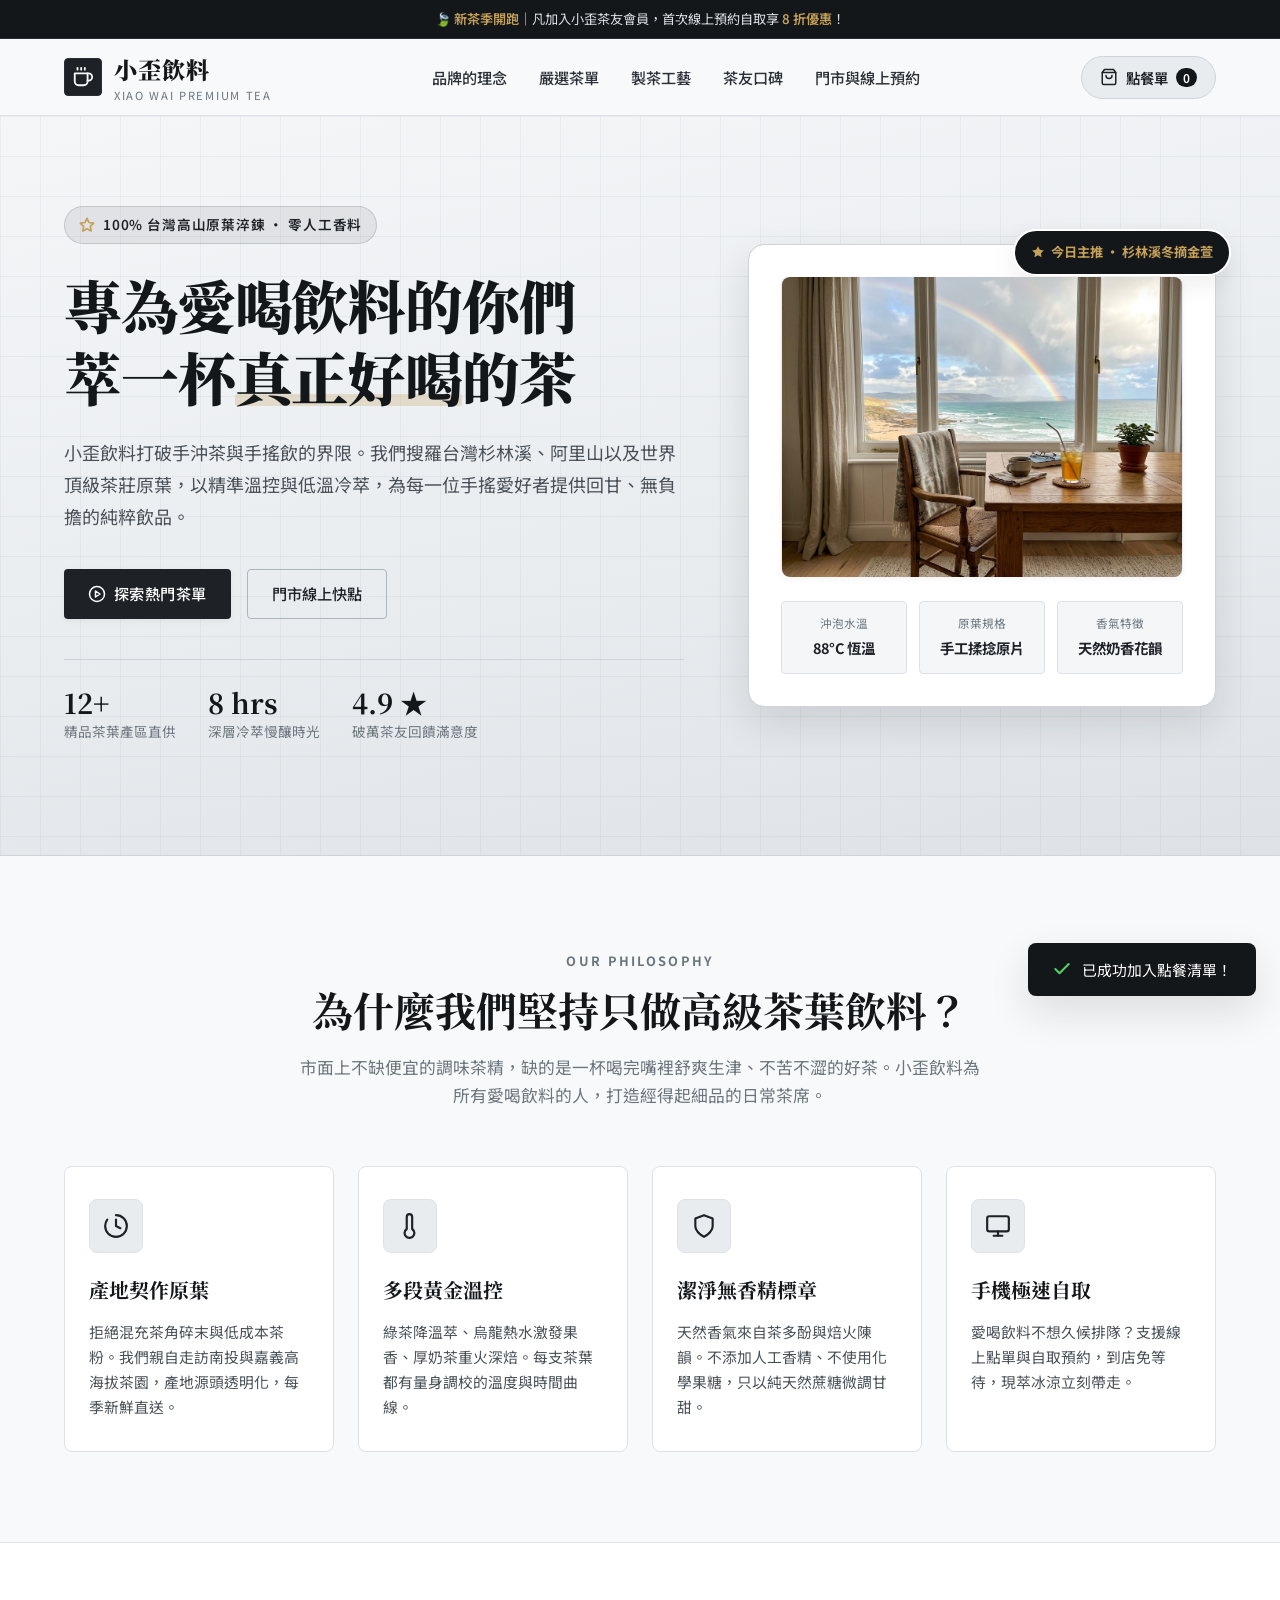
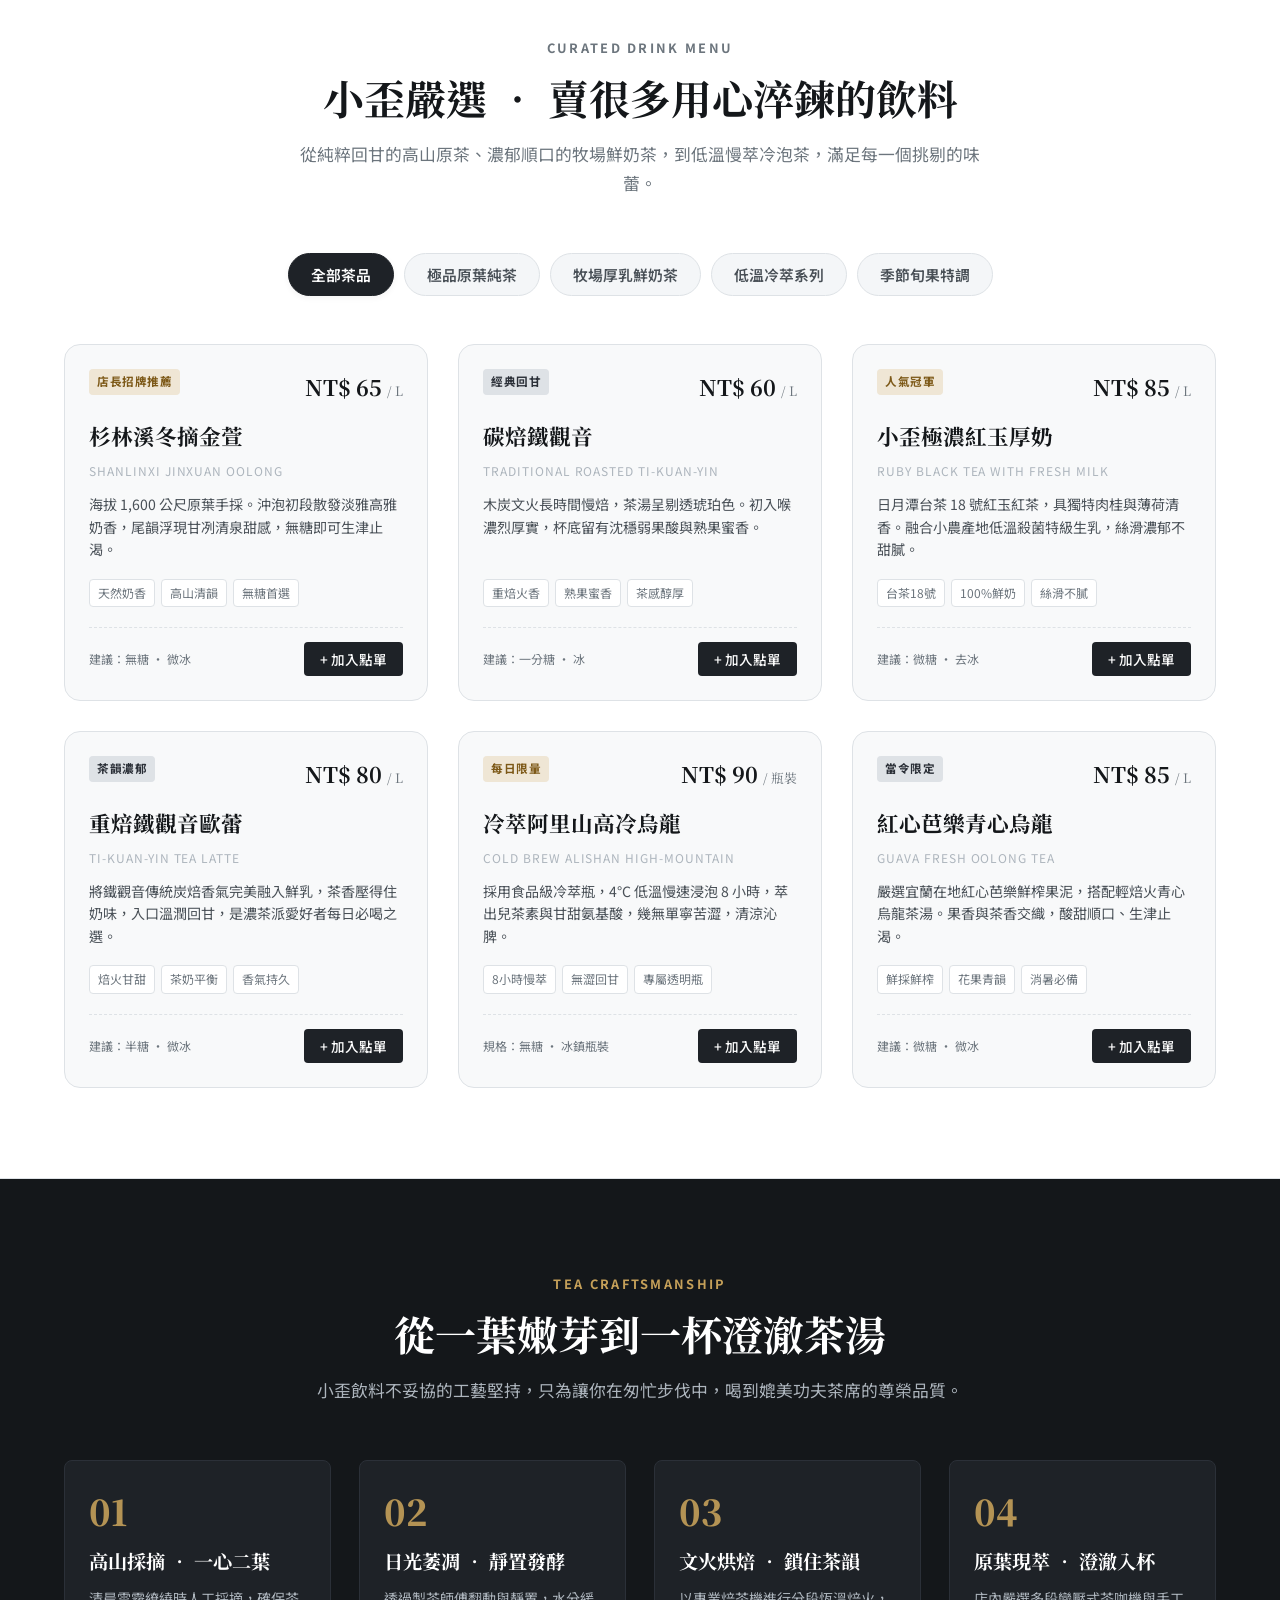
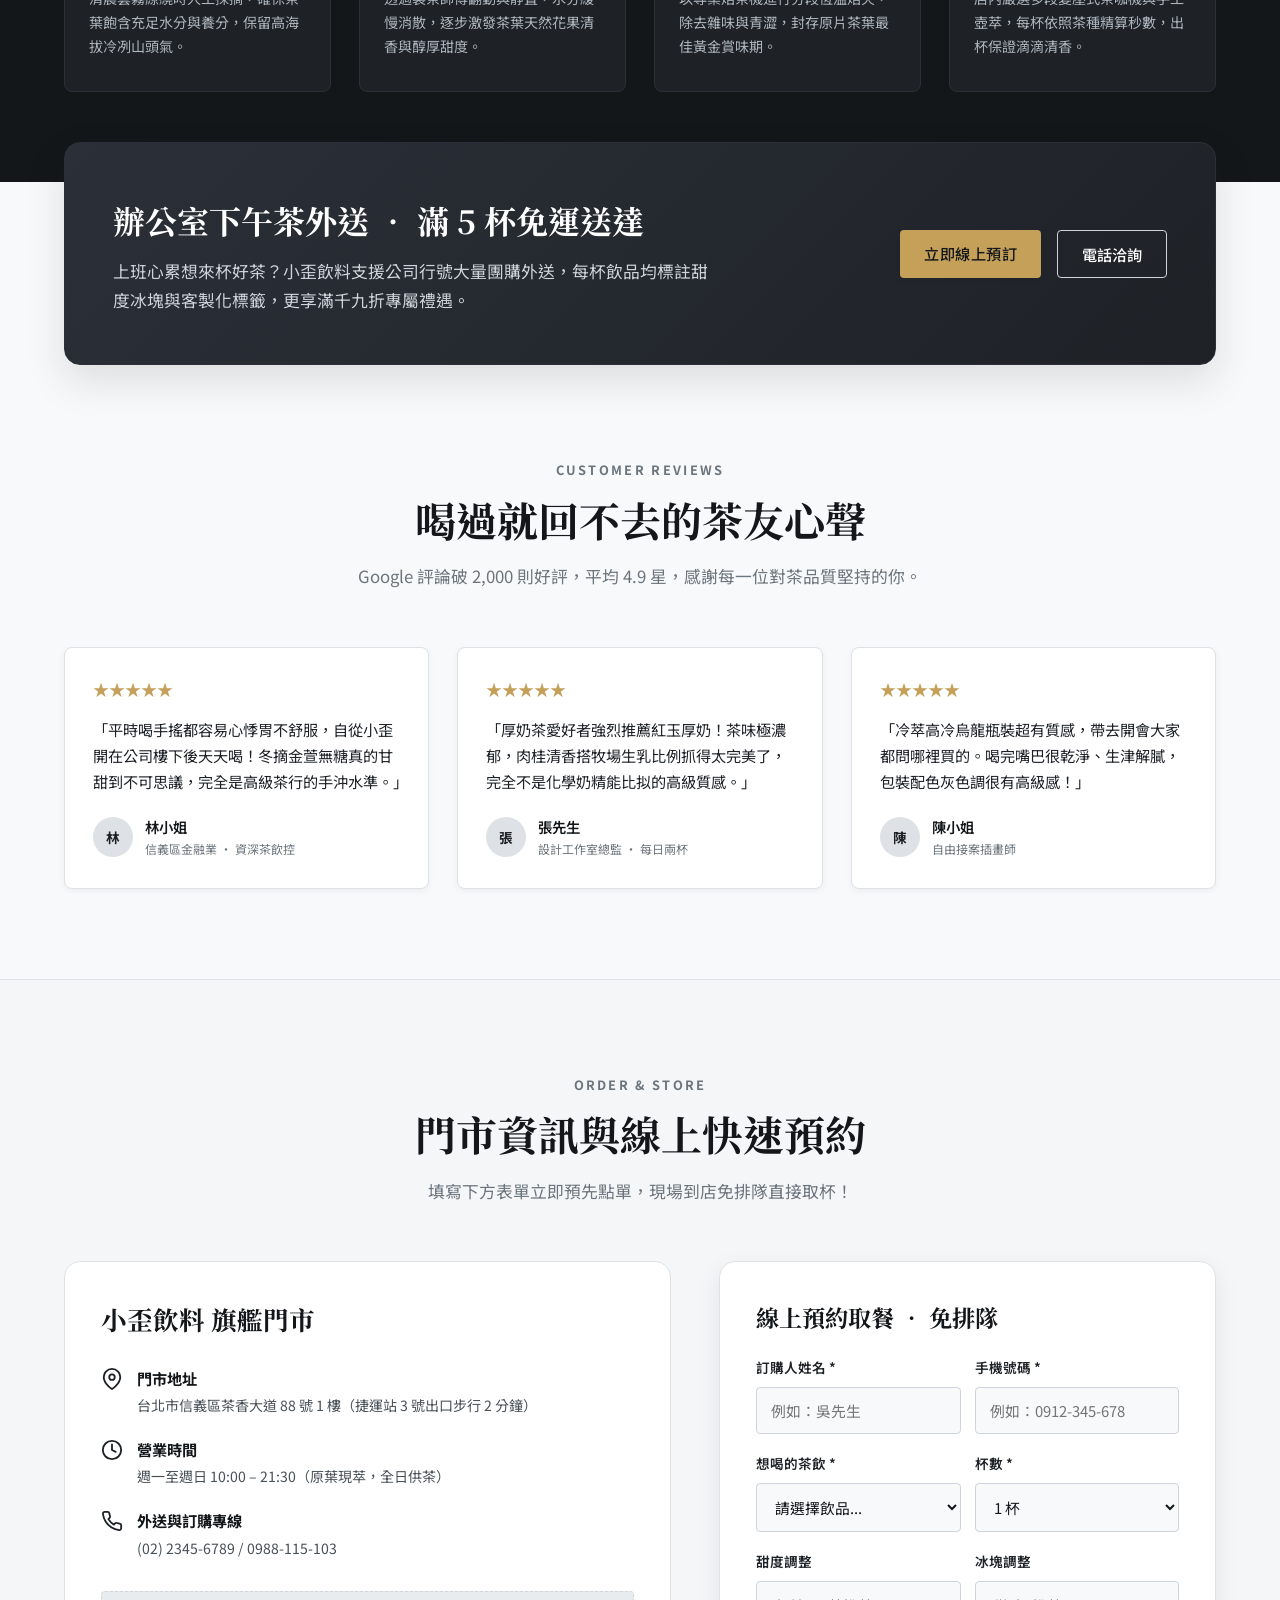
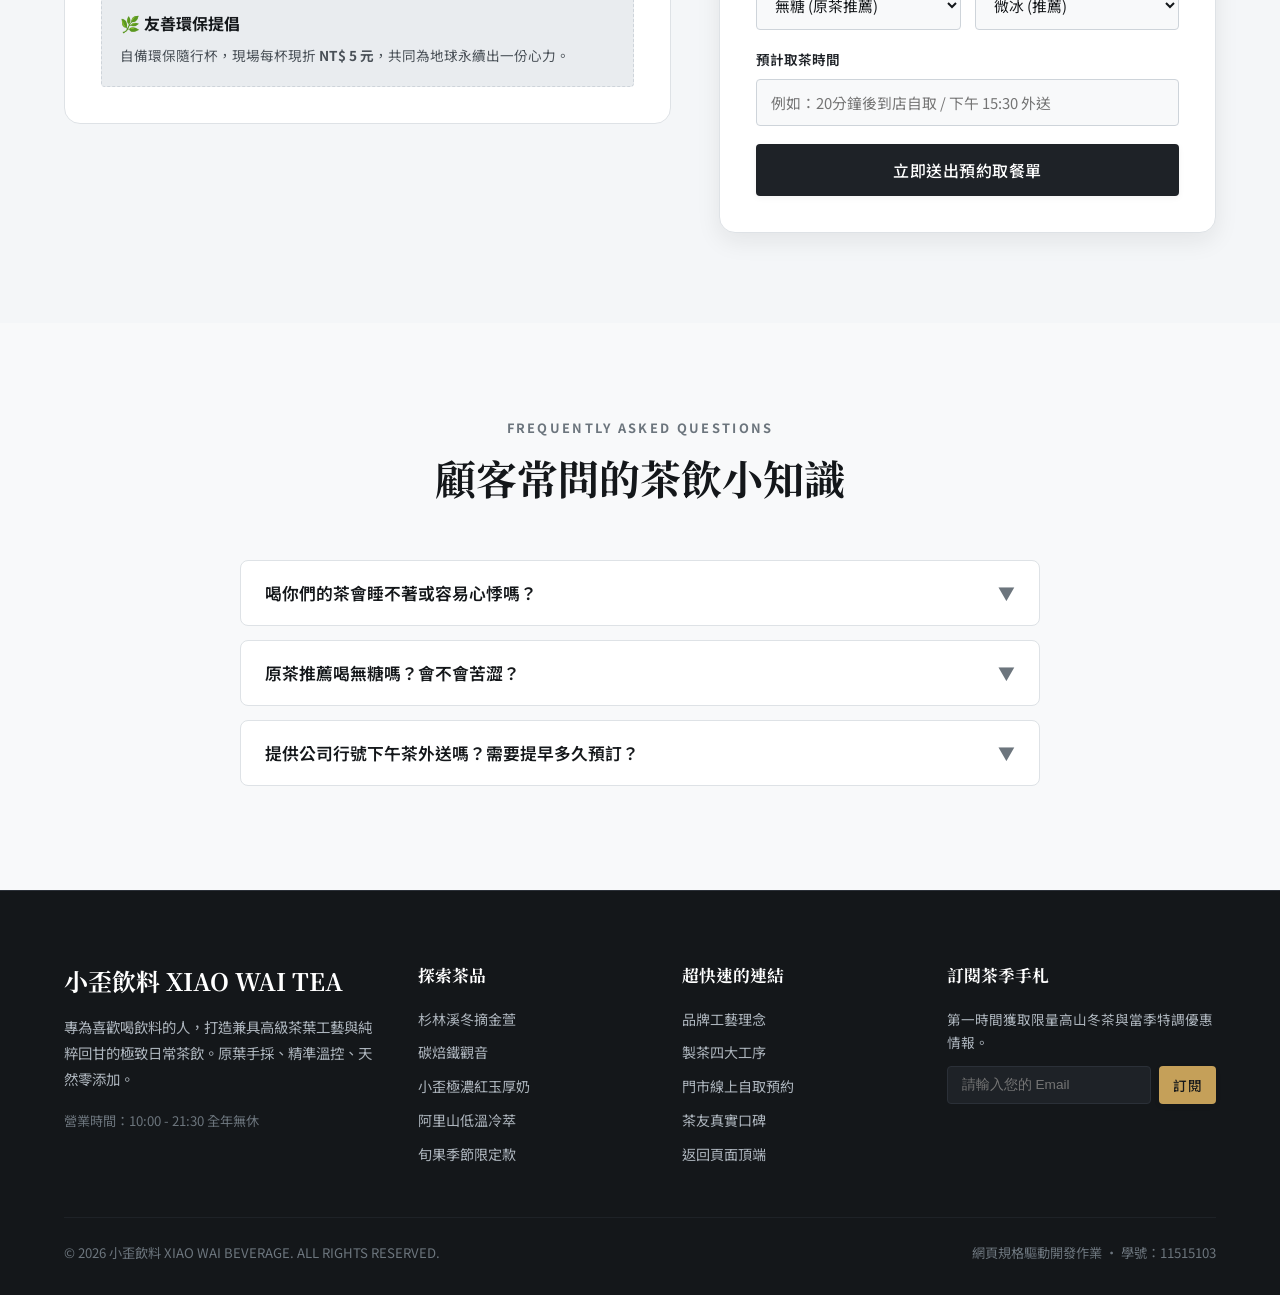
<file: onepage1/index.html>
<!DOCTYPE html>
<html lang="zh-Hant">
<head>
  <meta charset="UTF-8">
  <meta name="viewport" content="width=device-width, initial-scale=1.0">
  <title>小歪飲料 XIAO WAI TEA ｜ 高級茶葉現萃飲品專門店</title>
  <meta name="description" content="小歪飲料專注於高級原葉茶飲，嚴選台灣高山與世界名莊茶葉，低溫慢萃、原葉現泡，為愛喝飲料的你獻上純粹回甘的極致杯中風味。">
  <!-- Google Fonts -->
  <link rel="preconnect" href="https://fonts.googleapis.com">
  <link rel="preconnect" href="https://fonts.gstatic.com" crossorigin>
  <link href="https://fonts.googleapis.com/css2?family=Noto+Sans+TC:wght@300;400;500;700&family=Noto+Serif+TC:wght@500;700;900&display=swap" rel="stylesheet">
  
  <style>
    /* ==========================================================================
       CSS Variables - 以高階茶葉與灰色調 (Grey Aesthetic) 為主核心
       ========================================================================== */
    :root {
      --color-charcoal-900: #14171a;
      --color-charcoal-800: #1e2227;
      --color-charcoal-700: #2b3038;
      --color-slate-600: #495057;
      --color-grey-500: #6c757d;
      --color-grey-400: #adb5bd;
      --color-grey-300: #ced4da;
      --color-grey-200: #dee2e6;
      --color-grey-100: #e9ecef;
      --color-grey-50: #f4f6f8;
      --color-grey-pure: #f8f9fa;
      --color-white: #ffffff;
      
      /* 高級茶韻點綴色 (高雅低調金銀茶香感) */
      --color-tea-gold: #c5a059;
      --color-tea-gold-hover: #b08d46;
      --color-tea-green: #52634f;
      --color-badge-bg: #e3e7eb;

      --font-sans: 'Noto Sans TC', -apple-system, BlinkMacSystemFont, "Segoe UI", Roboto, sans-serif;
      --font-serif: 'Noto Serif TC', "Songti TC", Georgia, serif;
      
      --radius-sm: 4px;
      --radius-md: 8px;
      --radius-lg: 16px;
      --radius-full: 9999px;
      
      --shadow-sm: 0 2px 6px rgba(20, 23, 26, 0.05);
      --shadow-md: 0 8px 24px rgba(20, 23, 26, 0.08);
      --shadow-lg: 0 16px 40px rgba(20, 23, 26, 0.12);
      
      --transition: all 0.3s cubic-bezier(0.16, 1, 0.3, 1);
    }

    /* Reset & Base Styles */
    *, *::before, *::after {
      box-sizing: border-box;
      margin: 0;
      padding: 0;
    }

    html {
      scroll-behavior: smooth;
      font-size: 16px;
    }

    body {
      font-family: var(--font-sans);
      background-color: var(--color-grey-pure);
      color: var(--color-charcoal-800);
      line-height: 1.7;
      -webkit-font-smoothing: antialiased;
      overflow-x: hidden;
    }

    a {
      color: inherit;
      text-decoration: none;
      transition: var(--transition);
    }

    ul, ol {
      list-style: none;
    }

    button {
      font-family: inherit;
      cursor: pointer;
      border: none;
      background: none;
      transition: var(--transition);
    }

    img, svg {
      display: block;
      max-width: 100%;
    }

    .container {
      width: 100%;
      max-width: 1200px;
      margin: 0 auto;
      padding: 0 24px;
    }

    /* ==========================================================================
       Top Announcement Bar
       ========================================================================== */
    .announcement-bar {
      background-color: var(--color-charcoal-900);
      color: var(--color-grey-200);
      font-size: 0.825rem;
      padding: 8px 16px;
      text-align: center;
      display: flex;
      justify-content: center;
      align-items: center;
      gap: 12px;
      border-bottom: 1px solid var(--color-charcoal-700);
    }

    .announcement-bar strong {
      color: var(--color-tea-gold);
      font-weight: 600;
    }

    /* ==========================================================================
       Header & Navigation
       ========================================================================== */
    .site-header {
      position: sticky;
      top: 0;
      z-index: 1000;
      background: rgba(248, 249, 250, 0.94);
      backdrop-filter: blur(12px);
      -webkit-backdrop-filter: blur(12px);
      border-bottom: 1px solid var(--color-grey-200);
      transition: var(--transition);
    }

    .nav-wrapper {
      display: flex;
      align-items: center;
      justify-content: space-between;
      height: 76px;
    }

    .brand-logo {
      display: flex;
      align-items: center;
      gap: 12px;
      font-family: var(--font-serif);
      font-size: 1.45rem;
      font-weight: 900;
      letter-spacing: 0.05em;
      color: var(--color-charcoal-900);
    }

    .logo-symbol {
      width: 38px;
      height: 38px;
      background: var(--color-charcoal-800);
      color: var(--color-grey-pure);
      border-radius: var(--radius-sm);
      display: flex;
      align-items: center;
      justify-content: center;
      border: 1px solid var(--color-charcoal-700);
    }

    .brand-sub {
      font-family: var(--font-sans);
      font-size: 0.7rem;
      color: var(--color-grey-500);
      letter-spacing: 0.15em;
      display: block;
      font-weight: 400;
      text-transform: uppercase;
      margin-top: -3px;
    }

    .nav-menu {
      display: flex;
      align-items: center;
      gap: 32px;
    }

    .nav-link {
      font-size: 0.95rem;
      font-weight: 500;
      color: var(--color-charcoal-700);
      position: relative;
      padding: 6px 0;
    }

    .nav-link::after {
      content: '';
      position: absolute;
      bottom: 0;
      left: 0;
      width: 0;
      height: 2px;
      background: var(--color-charcoal-800);
      transition: width 0.25s ease;
    }

    .nav-link:hover {
      color: var(--color-charcoal-900);
    }

    .nav-link:hover::after {
      width: 100%;
    }

    .nav-actions {
      display: flex;
      align-items: center;
      gap: 16px;
    }

    .btn-cart-tray {
      position: relative;
      background: var(--color-grey-100);
      color: var(--color-charcoal-800);
      padding: 10px 18px;
      border-radius: var(--radius-full);
      font-size: 0.9rem;
      font-weight: 600;
      display: flex;
      align-items: center;
      gap: 8px;
      border: 1px solid var(--color-grey-300);
    }

    .btn-cart-tray:hover {
      background: var(--color-grey-200);
    }

    .cart-counter {
      background: var(--color-charcoal-900);
      color: var(--color-white);
      border-radius: var(--radius-full);
      font-size: 0.75rem;
      padding: 1px 7px;
      min-width: 20px;
      text-align: center;
    }

    .btn-primary {
      background-color: var(--color-charcoal-800);
      color: var(--color-white);
      padding: 11px 24px;
      border-radius: var(--radius-sm);
      font-weight: 500;
      font-size: 0.95rem;
      letter-spacing: 0.03em;
      box-shadow: var(--shadow-sm);
      display: inline-flex;
      align-items: center;
      gap: 8px;
    }

    .btn-primary:hover {
      background-color: var(--color-charcoal-900);
      transform: translateY(-2px);
      box-shadow: var(--shadow-md);
    }

    .btn-outline {
      border: 1px solid var(--color-grey-400);
      color: var(--color-charcoal-800);
      padding: 11px 24px;
      border-radius: var(--radius-sm);
      font-weight: 500;
      font-size: 0.95rem;
      display: inline-flex;
      align-items: center;
      gap: 8px;
    }

    .btn-outline:hover {
      background-color: var(--color-grey-200);
      border-color: var(--color-charcoal-700);
    }

    /* Mobile Hamburger */
    .mobile-toggle {
      display: none;
      flex-direction: column;
      gap: 5px;
      width: 30px;
      height: 24px;
      justify-content: center;
    }

    .mobile-toggle span {
      display: block;
      height: 2px;
      width: 100%;
      background: var(--color-charcoal-800);
      transition: var(--transition);
    }

    /* ==========================================================================
       Hero Section
       ========================================================================== */
    .hero-section {
      position: relative;
      padding: 90px 0 110px;
      background: linear-gradient(170deg, #f4f6f8 0%, #e9ecef 60%, #dee2e6 100%);
      border-bottom: 1px solid var(--color-grey-300);
      overflow: hidden;
    }

    /* Subtle Architectural Tea Grid background pattern */
    .hero-section::before {
      content: "";
      position: absolute;
      top: 0;
      left: 0;
      width: 100%;
      height: 100%;
      background-image: 
        linear-gradient(rgba(108, 117, 125, 0.07) 1px, transparent 1px),
        linear-gradient(90deg, rgba(108, 117, 125, 0.07) 1px, transparent 1px);
      background-size: 40px 40px;
      pointer-events: none;
    }

    .hero-grid {
      display: grid;
      grid-template-columns: 1.15fr 0.85fr;
      gap: 50px;
      align-items: center;
      position: relative;
      z-index: 2;
    }

    .hero-content {
      max-width: 620px;
    }

    .hero-tag {
      display: inline-flex;
      align-items: center;
      gap: 8px;
      padding: 6px 14px;
      background: rgba(30, 34, 39, 0.08);
      border: 1px solid rgba(73, 80, 87, 0.2);
      border-radius: var(--radius-full);
      font-size: 0.85rem;
      font-weight: 600;
      color: var(--color-charcoal-800);
      margin-bottom: 24px;
      letter-spacing: 0.06em;
    }

    .hero-tag svg {
      color: var(--color-tea-gold);
    }

    .hero-title {
      font-family: var(--font-serif);
      font-size: clamp(2.4rem, 4.5vw, 3.8rem);
      line-height: 1.25;
      font-weight: 900;
      color: var(--color-charcoal-900);
      margin-bottom: 24px;
      letter-spacing: -0.02em;
    }

    .hero-title span.highlight-tea {
      position: relative;
      display: inline-block;
      color: var(--color-charcoal-900);
    }

    .hero-title span.highlight-tea::after {
      content: "";
      position: absolute;
      bottom: 6px;
      left: 0;
      width: 100%;
      height: 12px;
      background: rgba(197, 160, 89, 0.28);
      z-index: -1;
      border-radius: 2px;
    }

    .hero-desc {
      font-size: 1.125rem;
      color: var(--color-slate-600);
      margin-bottom: 36px;
      line-height: 1.8;
    }

    .hero-cta-group {
      display: flex;
      flex-wrap: wrap;
      gap: 16px;
      margin-bottom: 40px;
    }

    .hero-metrics {
      display: flex;
      gap: 32px;
      padding-top: 28px;
      border-top: 1px solid var(--color-grey-300);
    }

    .metric-item strong {
      display: block;
      font-family: var(--font-serif);
      font-size: 1.7rem;
      color: var(--color-charcoal-900);
      line-height: 1.1;
    }

    .metric-item span {
      font-size: 0.85rem;
      color: var(--color-grey-500);
    }

    /* Hero Visual Card (Artisan Tea Artwork) */
    .hero-visual {
      position: relative;
    }

    .tea-hero-img-wrap {
      width: 100%;
      display: flex;
      justify-content: center;
      align-items: center;
      overflow: hidden;
      border-radius: var(--radius-md);
      box-shadow: var(--shadow-sm);
      background-color: var(--color-grey-100);
      margin-bottom: 24px;
    }

    .hero-tea-img {
      width: 400px;
      height: 300px;
      max-width: 100%;
      height: auto;
      aspect-ratio: 4 / 3;
      object-fit: cover;
      display: block;
      border-radius: var(--radius-md);
      transition: var(--transition);
    }

    .hero-tea-img:hover {
      transform: scale(1.02);
    }

    .tea-hero-card {
      background: var(--color-white);
      border: 1px solid var(--color-grey-300);
      border-radius: var(--radius-lg);
      padding: 32px;
      box-shadow: var(--shadow-lg);
      position: relative;
      background-clip: padding-box;
    }

    .tea-hero-art {
      width: 100%;
      height: 290px;
      background: linear-gradient(135deg, #2b3038 0%, #1e2227 100%);
      border-radius: var(--radius-md);
      display: flex;
      flex-direction: column;
      align-items: center;
      justify-content: center;
      position: relative;
      overflow: hidden;
      border: 1px solid var(--color-charcoal-700);
      color: var(--color-grey-pure);
    }

    .tea-hero-art::before {
      content: "";
      position: absolute;
      width: 220px;
      height: 220px;
      border-radius: 50%;
      background: radial-gradient(circle, rgba(197, 160, 89, 0.22) 0%, transparent 70%);
      filter: blur(20px);
    }

    .floating-cup {
      animation: float 4s ease-in-out infinite;
      z-index: 2;
    }

    @keyframes float {
      0%, 100% { transform: translateY(0); }
      50% { transform: translateY(-8px); }
    }

    .tea-spec-row {
      margin-top: 24px;
      display: grid;
      grid-template-columns: repeat(3, 1fr);
      gap: 12px;
      text-align: center;
    }

    .tea-spec-box {
      background: var(--color-grey-50);
      padding: 12px 8px;
      border-radius: var(--radius-sm);
      border: 1px solid var(--color-grey-200);
    }

    .tea-spec-box small {
      font-size: 0.725rem;
      color: var(--color-grey-500);
      display: block;
    }

    .tea-spec-box span {
      font-weight: 700;
      color: var(--color-charcoal-800);
      font-size: 0.9rem;
    }

    .floating-promo-badge {
      position: absolute;
      top: -16px;
      right: -16px;
      background: var(--color-charcoal-900);
      color: var(--color-tea-gold);
      border: 2px solid var(--color-white);
      padding: 10px 16px;
      border-radius: var(--radius-full);
      font-size: 0.825rem;
      font-weight: 700;
      box-shadow: var(--shadow-md);
      display: flex;
      align-items: center;
      gap: 6px;
    }

    /* ==========================================================================
       Features / Why Xiao Wai
       ========================================================================== */
    .section-py {
      padding: 90px 0;
    }

    .section-header {
      text-align: center;
      max-width: 680px;
      margin: 0 auto 56px;
    }

    .section-eyebrow {
      font-size: 0.8rem;
      font-weight: 700;
      text-transform: uppercase;
      letter-spacing: 0.18em;
      color: var(--color-grey-500);
      margin-bottom: 12px;
      display: inline-block;
    }

    .section-title {
      font-family: var(--font-serif);
      font-size: clamp(1.8rem, 3.2vw, 2.6rem);
      color: var(--color-charcoal-900);
      line-height: 1.3;
      margin-bottom: 16px;
    }

    .section-subtitle {
      color: var(--color-grey-500);
      font-size: 1.05rem;
    }

    .features-grid {
      display: grid;
      grid-template-columns: repeat(4, 1fr);
      gap: 24px;
    }

    .feature-card {
      background: var(--color-white);
      border: 1px solid var(--color-grey-200);
      padding: 32px 24px;
      border-radius: var(--radius-md);
      transition: var(--transition);
      position: relative;
    }

    .feature-card:hover {
      transform: translateY(-6px);
      box-shadow: var(--shadow-md);
      border-color: var(--color-grey-400);
    }

    .feature-icon-wrapper {
      width: 54px;
      height: 54px;
      background: var(--color-grey-100);
      color: var(--color-charcoal-800);
      border-radius: var(--radius-md);
      display: flex;
      align-items: center;
      justify-content: center;
      margin-bottom: 20px;
      border: 1px solid var(--color-grey-200);
    }

    .feature-title {
      font-family: var(--font-serif);
      font-size: 1.25rem;
      font-weight: 700;
      color: var(--color-charcoal-900);
      margin-bottom: 12px;
    }

    .feature-desc {
      color: var(--color-slate-600);
      font-size: 0.925rem;
      line-height: 1.7;
    }

    /* ==========================================================================
       Drink Menu Section - 賣很多飲料 (Rich Menu & Filter)
       ========================================================================== */
    .menu-section {
      background: var(--color-white);
      border-top: 1px solid var(--color-grey-200);
      border-bottom: 1px solid var(--color-grey-200);
    }

    .menu-tabs {
      display: flex;
      justify-content: center;
      flex-wrap: wrap;
      gap: 10px;
      margin-bottom: 48px;
    }

    .tab-btn {
      padding: 10px 22px;
      border-radius: var(--radius-full);
      font-size: 0.925rem;
      font-weight: 600;
      color: var(--color-slate-600);
      background: var(--color-grey-50);
      border: 1px solid var(--color-grey-200);
      transition: var(--transition);
    }

    .tab-btn:hover {
      background: var(--color-grey-100);
      color: var(--color-charcoal-900);
    }

    .tab-btn.active {
      background: var(--color-charcoal-800);
      color: var(--color-white);
      border-color: var(--color-charcoal-800);
      box-shadow: var(--shadow-sm);
    }

    .menu-grid {
      display: grid;
      grid-template-columns: repeat(3, 1fr);
      gap: 30px;
    }

    .drink-card {
      background: var(--color-grey-pure);
      border: 1px solid var(--color-grey-200);
      border-radius: var(--radius-lg);
      padding: 24px;
      display: flex;
      flex-direction: column;
      transition: var(--transition);
      position: relative;
    }

    .drink-card:hover {
      box-shadow: var(--shadow-md);
      border-color: var(--color-grey-400);
      transform: translateY(-4px);
    }

    .drink-header {
      display: flex;
      justify-content: space-between;
      align-items: flex-start;
      margin-bottom: 12px;
    }

    .drink-badge {
      font-size: 0.725rem;
      font-weight: 700;
      padding: 3px 8px;
      background: var(--color-grey-200);
      color: var(--color-charcoal-700);
      border-radius: var(--radius-sm);
      letter-spacing: 0.05em;
    }

    .drink-badge.special {
      background: #efe6d5;
      color: #7d5918;
    }

    .drink-price {
      font-family: var(--font-serif);
      font-size: 1.35rem;
      font-weight: 700;
      color: var(--color-charcoal-900);
    }

    .drink-price small {
      font-size: 0.8rem;
      color: var(--color-grey-500);
      font-weight: normal;
    }

    .drink-name {
      font-family: var(--font-serif);
      font-size: 1.35rem;
      color: var(--color-charcoal-900);
      margin-bottom: 6px;
    }

    .drink-subname {
      font-size: 0.75rem;
      color: var(--color-grey-400);
      letter-spacing: 0.08em;
      text-transform: uppercase;
      margin-bottom: 12px;
    }

    .drink-desc {
      font-size: 0.88rem;
      color: var(--color-slate-600);
      line-height: 1.6;
      margin-bottom: 18px;
      flex-grow: 1;
    }

    .drink-flavor-tags {
      display: flex;
      flex-wrap: wrap;
      gap: 6px;
      margin-bottom: 20px;
    }

    .flavor-tag {
      font-size: 0.75rem;
      background: var(--color-white);
      color: var(--color-grey-500);
      padding: 3px 8px;
      border-radius: var(--radius-sm);
      border: 1px solid var(--color-grey-200);
    }

    .drink-card-footer {
      display: flex;
      align-items: center;
      justify-content: space-between;
      padding-top: 14px;
      border-top: 1px dashed var(--color-grey-200);
    }

    .sugar-ice-tip {
      font-size: 0.75rem;
      color: var(--color-grey-500);
    }

    .btn-add-drink {
      background: var(--color-charcoal-800);
      color: var(--color-white);
      padding: 7px 16px;
      border-radius: var(--radius-sm);
      font-size: 0.85rem;
      font-weight: 500;
      display: inline-flex;
      align-items: center;
      gap: 6px;
    }

    .btn-add-drink:hover {
      background: var(--color-charcoal-900);
    }

    /* ==========================================================================
       Artisanal Process (製茶工藝與堅持)
       ========================================================================== */
    .process-section {
      background: var(--color-charcoal-900);
      color: var(--color-grey-pure);
      position: relative;
    }

    .process-section .section-eyebrow {
      color: var(--color-tea-gold);
    }

    .process-section .section-title {
      color: var(--color-white);
    }

    .process-section .section-subtitle {
      color: var(--color-grey-400);
    }

    .process-timeline {
      display: grid;
      grid-template-columns: repeat(4, 1fr);
      gap: 28px;
      margin-top: 48px;
      position: relative;
    }

    .process-step {
      background: var(--color-charcoal-800);
      border: 1px solid var(--color-charcoal-700);
      padding: 32px 24px;
      border-radius: var(--radius-md);
      position: relative;
    }

    .process-num {
      font-family: var(--font-serif);
      font-size: 2.2rem;
      font-weight: 900;
      color: var(--color-tea-gold);
      line-height: 1;
      margin-bottom: 16px;
      display: block;
      opacity: 0.9;
    }

    .process-name {
      font-size: 1.2rem;
      font-family: var(--font-serif);
      color: var(--color-white);
      margin-bottom: 10px;
    }

    .process-text {
      font-size: 0.88rem;
      color: var(--color-grey-400);
      line-height: 1.7;
    }

    /* ==========================================================================
       Promotions & Attract Banner (吸引客戶來買飲料)
       ========================================================================== */
    .promo-banner {
      background: linear-gradient(135deg, #2b3038 0%, #1e2227 100%);
      color: var(--color-white);
      border-radius: var(--radius-lg);
      padding: 50px 48px;
      display: flex;
      align-items: center;
      justify-content: space-between;
      gap: 40px;
      box-shadow: var(--shadow-lg);
      border: 1px solid var(--color-charcoal-700);
      margin-top: -40px;
      position: relative;
      z-index: 5;
    }

    .promo-content h3 {
      font-family: var(--font-serif);
      font-size: 2rem;
      margin-bottom: 10px;
      color: var(--color-white);
    }

    .promo-content p {
      color: var(--color-grey-300);
      font-size: 1.05rem;
      max-width: 600px;
    }

    .promo-actions {
      display: flex;
      gap: 16px;
      flex-shrink: 0;
    }

    /* ==========================================================================
       Customer Reviews / Social Proof
       ========================================================================== */
    .reviews-grid {
      display: grid;
      grid-template-columns: repeat(3, 1fr);
      gap: 28px;
    }

    .review-card {
      background: var(--color-white);
      border: 1px solid var(--color-grey-200);
      border-radius: var(--radius-md);
      padding: 28px;
      box-shadow: var(--shadow-sm);
    }

    .review-stars {
      display: flex;
      gap: 4px;
      color: var(--color-tea-gold);
      margin-bottom: 14px;
    }

    .review-quote {
      font-size: 0.95rem;
      color: var(--color-charcoal-800);
      line-height: 1.7;
      margin-bottom: 20px;
    }

    .reviewer-info {
      display: flex;
      align-items: center;
      gap: 12px;
    }

    .reviewer-avatar {
      width: 40px;
      height: 40px;
      background: var(--color-grey-200);
      color: var(--color-charcoal-800);
      font-weight: 700;
      border-radius: 50%;
      display: flex;
      align-items: center;
      justify-content: center;
      font-size: 0.85rem;
    }

    .reviewer-name {
      font-weight: 600;
      font-size: 0.9rem;
      color: var(--color-charcoal-900);
    }

    .reviewer-tag {
      font-size: 0.75rem;
      color: var(--color-grey-500);
    }

    /* ==========================================================================
       Quick Order & Store Info Section
       ========================================================================== */
    .order-store-section {
      background: var(--color-grey-50);
      border-top: 1px solid var(--color-grey-200);
    }

    .order-store-grid {
      display: grid;
      grid-template-columns: 1.1fr 0.9fr;
      gap: 48px;
      align-items: start;
    }

    .store-info-box {
      background: var(--color-white);
      border: 1px solid var(--color-grey-200);
      border-radius: var(--radius-lg);
      padding: 36px;
    }

    .store-title {
      font-family: var(--font-serif);
      font-size: 1.6rem;
      margin-bottom: 24px;
      color: var(--color-charcoal-900);
    }

    .info-list {
      display: flex;
      flex-direction: column;
      gap: 18px;
      margin-bottom: 30px;
    }

    .info-item {
      display: flex;
      align-items: flex-start;
      gap: 14px;
    }

    .info-icon {
      color: var(--color-charcoal-800);
      margin-top: 2px;
      flex-shrink: 0;
    }

    .info-text strong {
      display: block;
      color: var(--color-charcoal-900);
      font-size: 0.95rem;
    }

    .info-text span {
      font-size: 0.88rem;
      color: var(--color-slate-600);
    }

    /* Interactive Order Form */
    .order-form-card {
      background: var(--color-white);
      border: 1px solid var(--color-grey-200);
      border-radius: var(--radius-lg);
      padding: 36px;
      box-shadow: var(--shadow-md);
    }

    .form-group {
      margin-bottom: 18px;
    }

    .form-label {
      display: block;
      font-size: 0.85rem;
      font-weight: 600;
      color: var(--color-charcoal-800);
      margin-bottom: 8px;
    }

    .form-input, .form-select, .form-textarea {
      width: 100%;
      padding: 12px 14px;
      border: 1px solid var(--color-grey-300);
      border-radius: var(--radius-sm);
      font-family: inherit;
      font-size: 0.925rem;
      background: var(--color-grey-pure);
      transition: var(--transition);
      color: var(--color-charcoal-900);
    }

    .form-input:focus, .form-select:focus, .form-textarea:focus {
      outline: none;
      border-color: var(--color-charcoal-800);
      background: var(--color-white);
      box-shadow: 0 0 0 3px rgba(33, 37, 41, 0.1);
    }

    .form-row {
      display: grid;
      grid-template-columns: 1fr 1fr;
      gap: 14px;
    }

    /* ==========================================================================
       FAQ Accordion
       ========================================================================== */
    .faq-wrapper {
      max-width: 800px;
      margin: 0 auto;
    }

    .faq-item {
      background: var(--color-white);
      border: 1px solid var(--color-grey-200);
      border-radius: var(--radius-md);
      margin-bottom: 14px;
      overflow: hidden;
      transition: var(--transition);
    }

    .faq-question {
      width: 100%;
      text-align: left;
      padding: 20px 24px;
      font-size: 1.05rem;
      font-weight: 600;
      color: var(--color-charcoal-900);
      display: flex;
      justify-content: space-between;
      align-items: center;
      cursor: pointer;
    }

    .faq-question:hover {
      background: var(--color-grey-50);
    }

    .faq-icon {
      transition: transform 0.3s ease;
      color: var(--color-grey-500);
    }

    .faq-answer {
      max-height: 0;
      overflow: hidden;
      transition: max-height 0.35s ease, padding 0.35s ease;
      background: var(--color-grey-pure);
    }

    .faq-answer-inner {
      padding: 0 24px 20px;
      color: var(--color-slate-600);
      font-size: 0.925rem;
      line-height: 1.7;
    }

    .faq-item.active .faq-icon {
      transform: rotate(180deg);
    }

    .faq-item.active .faq-answer {
      max-height: 200px;
    }

    /* ==========================================================================
       Cart / Order Modal
       ========================================================================== */
    .modal-overlay {
      position: fixed;
      top: 0;
      left: 0;
      width: 100%;
      height: 100%;
      background: rgba(20, 23, 26, 0.6);
      backdrop-filter: blur(4px);
      z-index: 2000;
      display: none;
      align-items: center;
      justify-content: center;
      padding: 20px;
    }

    .modal-overlay.active {
      display: flex;
    }

    .modal-box {
      background: var(--color-white);
      border-radius: var(--radius-lg);
      width: 100%;
      max-width: 520px;
      max-height: 90vh;
      overflow-y: auto;
      box-shadow: var(--shadow-lg);
      padding: 32px;
      animation: modalFadeIn 0.25s ease;
    }

    @keyframes modalFadeIn {
      from { opacity: 0; transform: translateY(15px); }
      to { opacity: 1; transform: translateY(0); }
    }

    .modal-header {
      display: flex;
      justify-content: space-between;
      align-items: center;
      margin-bottom: 20px;
      padding-bottom: 14px;
      border-bottom: 1px solid var(--color-grey-200);
    }

    .modal-title {
      font-family: var(--font-serif);
      font-size: 1.4rem;
      color: var(--color-charcoal-900);
    }

    .modal-close {
      font-size: 1.5rem;
      color: var(--color-grey-500);
      line-height: 1;
      padding: 4px;
    }

    .modal-close:hover {
      color: var(--color-charcoal-900);
    }

    .cart-items-list {
      display: flex;
      flex-direction: column;
      gap: 14px;
      margin-bottom: 24px;
      max-height: 280px;
      overflow-y: auto;
    }

    .cart-item-row {
      display: flex;
      justify-content: space-between;
      align-items: center;
      padding: 10px 14px;
      background: var(--color-grey-50);
      border-radius: var(--radius-sm);
      border: 1px solid var(--color-grey-200);
    }

    .cart-item-name {
      font-weight: 600;
      font-size: 0.95rem;
      color: var(--color-charcoal-900);
    }

    .cart-item-price {
      color: var(--color-charcoal-800);
      font-weight: 700;
    }

    .cart-empty-message {
      text-align: center;
      padding: 30px 0;
      color: var(--color-grey-500);
      font-size: 0.95rem;
    }

    .cart-summary {
      border-top: 1px solid var(--color-grey-200);
      padding-top: 16px;
      margin-bottom: 24px;
    }

    .cart-summary-row {
      display: flex;
      justify-content: space-between;
      font-size: 0.9rem;
      color: var(--color-slate-600);
      margin-bottom: 8px;
    }

    .cart-summary-row.total {
      font-size: 1.25rem;
      font-weight: 700;
      color: var(--color-charcoal-900);
      font-family: var(--font-serif);
      border-top: 1px dashed var(--color-grey-300);
      padding-top: 10px;
      margin-top: 10px;
    }

    /* Toast Notification */
    .toast-msg {
      position: fixed;
      bottom: 24px;
      right: 24px;
      background: var(--color-charcoal-900);
      color: var(--color-white);
      padding: 14px 24px;
      border-radius: var(--radius-md);
      box-shadow: var(--shadow-lg);
      font-size: 0.925rem;
      z-index: 3000;
      display: flex;
      align-items: center;
      gap: 10px;
      transform: translateY(120px);
      transition: transform 0.3s cubic-bezier(0.16, 1, 0.3, 1);
    }

    .toast-msg.show {
      transform: translateY(0);
    }

    /* ==========================================================================
       Footer
       ========================================================================== */
    .site-footer {
      background: var(--color-charcoal-900);
      color: var(--color-grey-400);
      padding: 70px 0 30px;
      border-top: 1px solid var(--color-charcoal-700);
    }

    .footer-grid {
      display: grid;
      grid-template-columns: 1.4fr 1fr 1fr 1.2fr;
      gap: 40px;
      margin-bottom: 50px;
    }

    .footer-brand h4 {
      font-family: var(--font-serif);
      font-size: 1.5rem;
      color: var(--color-white);
      margin-bottom: 12px;
    }

    .footer-brand p {
      font-size: 0.9rem;
      line-height: 1.8;
      color: var(--color-grey-400);
      max-width: 320px;
      margin-bottom: 18px;
    }

    .footer-col h5 {
      font-family: var(--font-serif);
      font-size: 1.05rem;
      color: var(--color-white);
      margin-bottom: 18px;
      position: relative;
    }

    .footer-links {
      display: flex;
      flex-direction: column;
      gap: 10px;
    }

    .footer-links a {
      color: var(--color-grey-400);
      font-size: 0.88rem;
    }

    .footer-links a:hover {
      color: var(--color-white);
      padding-left: 4px;
    }

    .newsletter-form {
      display: flex;
      gap: 8px;
      margin-top: 12px;
    }

    .newsletter-input {
      background: var(--color-charcoal-800);
      border: 1px solid var(--color-charcoal-700);
      padding: 10px 14px;
      border-radius: var(--radius-sm);
      color: var(--color-white);
      font-size: 0.85rem;
      flex-grow: 1;
    }

    .newsletter-input:focus {
      outline: none;
      border-color: var(--color-grey-400);
    }

    .footer-bottom {
      border-top: 1px solid var(--color-charcoal-800);
      padding-top: 24px;
      display: flex;
      justify-content: space-between;
      align-items: center;
      font-size: 0.825rem;
      color: var(--color-grey-500);
    }

    /* Back to top */
    .btn-back-top {
      position: fixed;
      bottom: 24px;
      left: 24px;
      width: 44px;
      height: 44px;
      background: var(--color-white);
      color: var(--color-charcoal-800);
      border: 1px solid var(--color-grey-300);
      border-radius: 50%;
      display: flex;
      align-items: center;
      justify-content: center;
      box-shadow: var(--shadow-md);
      z-index: 999;
      opacity: 0;
      visibility: hidden;
      transition: var(--transition);
    }

    .btn-back-top.visible {
      opacity: 1;
      visibility: visible;
    }

    .btn-back-top:hover {
      background: var(--color-charcoal-900);
      color: var(--color-white);
      transform: translateY(-3px);
    }

    /* ==========================================================================
       Responsive Media Queries
       ========================================================================== */
    @media (max-width: 1024px) {
      .hero-grid {
        grid-template-columns: 1fr;
        gap: 40px;
      }
      .features-grid {
        grid-template-columns: repeat(2, 1fr);
      }
      .menu-grid {
        grid-template-columns: repeat(2, 1fr);
      }
      .process-timeline {
        grid-template-columns: repeat(2, 1fr);
      }
      .footer-grid {
        grid-template-columns: repeat(2, 1fr);
      }
      .order-store-grid {
        grid-template-columns: 1fr;
      }
    }

    @media (max-width: 768px) {
      .nav-menu {
        display: none;
        position: absolute;
        top: 76px;
        left: 0;
        width: 100%;
        background: var(--color-grey-pure);
        border-bottom: 1px solid var(--color-grey-200);
        flex-direction: column;
        padding: 24px;
        gap: 16px;
        box-shadow: var(--shadow-md);
      }

      .nav-menu.open {
        display: flex;
      }

      .mobile-toggle {
        display: flex;
      }

      .promo-banner {
        flex-direction: column;
        text-align: center;
        padding: 36px 24px;
      }

      .promo-actions {
        width: 100%;
        justify-content: center;
      }

      .reviews-grid {
        grid-template-columns: 1fr;
      }

      .features-grid {
        grid-template-columns: 1fr;
      }

      .menu-grid {
        grid-template-columns: 1fr;
      }

      .process-timeline {
        grid-template-columns: 1fr;
      }

      .footer-grid {
        grid-template-columns: 1fr;
      }

      .hero-metrics {
        flex-direction: column;
        gap: 16px;
      }

      .form-row {
        grid-template-columns: 1fr;
      }

      .footer-bottom {
        flex-direction: column;
        gap: 12px;
        text-align: center;
      }
    }
  </style>
</head>
<body>

  <!-- 頂部快訊廣播條 -->
  <div class="announcement-bar">
    <span>🍃 <strong>新茶季開跑</strong>｜凡加入小歪茶友會員，首次線上預約自取享 <strong>8 折優惠</strong>！</span>
  </div>

  <!-- 網站頂部導覽列 -->
  <header class="site-header" id="top">
    <div class="container nav-wrapper">
      <a href="#top" class="brand-logo" aria-label="小歪飲料 首頁">
        <div class="logo-symbol">
          <!-- 簡約茶葉茶盅符號 SVG -->
          <svg width="22" height="22" viewBox="0 0 24 24" fill="none" stroke="currentColor" stroke-width="2" stroke-linecap="round" stroke-linejoin="round">
            <path d="M17 8h1a4 4 0 1 1 0 8h-1"></path>
            <path d="M3 8h14v9a4 4 0 0 1-4 4H7a4 4 0 0 1-4-4Z"></path>
            <line x1="6" y1="2" x2="6" y2="4"></line>
            <line x1="10" y1="2" x2="10" y2="4"></line>
            <line x1="14" y1="2" x2="14" y2="4"></line>
          </svg>
        </div>
        <div>
          小歪飲料
          <span class="brand-sub">Xiao Wai Premium Tea</span>
        </div>
      </a>

      <!-- 導覽連結 -->
      <nav class="nav-menu" id="navMenu" aria-label="主要導覽選單">
        <a href="#about" class="nav-link">品牌的理念</a>
        <a href="#menu" class="nav-link">嚴選茶單</a>
        <a href="#craft" class="nav-link">製茶工藝</a>
        <a href="#reviews" class="nav-link">茶友口碑</a>
        <a href="#store" class="nav-link">門市與線上預約</a>
      </nav>

      <!-- 導覽功能按鈕 -->
      <div class="nav-actions">
        <button class="btn-cart-tray" id="openCartBtn" aria-label="查看點餐單">
          <svg width="18" height="18" viewBox="0 0 24 24" fill="none" stroke="currentColor" stroke-width="2" stroke-linecap="round" stroke-linejoin="round">
            <path d="M6 2 3 6v14a2 2 0 0 0 2 2h14a2 2 0 0 0 2-2V6l-3-4Z"></path>
            <line x1="3" y1="6" x2="21" y2="6"></line>
            <path d="M16 10a4 4 0 0 1-8 0"></path>
          </svg>
          <span>點餐單</span>
          <span class="cart-counter" id="cartCount">0</span>
        </button>

        <a href="#store" class="btn-primary" style="display: none;" id="desktopCta">立即品飲</a>

        <!-- 手機漢堡選單按鈕 -->
        <button class="mobile-toggle" id="mobileToggle" aria-label="展開選單">
          <span></span>
          <span></span>
          <span></span>
        </button>
      </div>
    </div>
  </header>

  <main>
    <!-- ==========================================================================
         Hero 形象首屏
         ========================================================================== -->
    <section class="hero-section">
      <div class="container hero-grid">
        <div class="hero-content">
          <div class="hero-tag">
            <svg width="16" height="16" viewBox="0 0 24 24" fill="none" stroke="currentColor" stroke-width="2.5" stroke-linecap="round" stroke-linejoin="round">
              <polygon points="12 2 15.09 8.26 22 9.27 17 14.14 18.18 21.02 12 17.77 5.82 21.02 7 14.14 2 9.27 8.91 8.26 12 2"></polygon>
            </svg>
            100% 台灣高山原葉淬鍊 ‧ 零人工香料
          </div>
          <h1 class="hero-title">
            專為愛喝飲料的你們<br>
            萃一杯<span class="highlight-tea">真正好喝</span>的茶
          </h1>
          <p class="hero-desc">
            小歪飲料打破手沖茶與手搖飲的界限。我們搜羅台灣杉林溪、阿里山以及世界頂級茶莊原葉，以精準溫控與低溫冷萃，為每一位手搖愛好者提供回甘、無負擔的純粹飲品。
          </p>
          <div class="hero-cta-group">
            <a href="#menu" class="btn-primary">
              <svg width="18" height="18" viewBox="0 0 24 24" fill="none" stroke="currentColor" stroke-width="2" stroke-linecap="round" stroke-linejoin="round">
                <circle cx="12" cy="12" r="10"></circle>
                <polygon points="10 8 16 12 10 16 10 8"></polygon>
              </svg>
              探索熱門茶單
            </a>
            <a href="#store" class="btn-outline">
              門市線上快點
            </a>
          </div>

          <div class="hero-metrics">
            <div class="metric-item">
              <strong>12+</strong>
              <span>精品茶葉產區直供</span>
            </div>
            <div class="metric-item">
              <strong>8 hrs</strong>
              <span>深層冷萃慢釀時光</span>
            </div>
            <div class="metric-item">
              <strong>4.9 ★</strong>
              <span>破萬茶友回饋滿意度</span>
            </div>
          </div>
        </div>

        <!-- 右側茶飲意象展示卡 -->
        <div class="hero-visual">
          <div class="tea-hero-card">
            <div class="floating-promo-badge">
              <svg width="14" height="14" viewBox="0 0 24 24" fill="currentColor">
                <path d="M12 2l3.09 6.26L22 9.27l-5 4.87 1.18 6.88L12 17.77l-6.18 3.25L7 14.14 2 9.27l6.91-1.01L12 2z"/>
              </svg>
              今日主推 ‧ 杉林溪冬摘金萱
            </div>
            <div class="tea-hero-img-wrap">
              <img src="images/123.jfif" alt="小歪飲料 杉林溪冬摘金萱" width="400" height="300" class="hero-tea-img">
            </div>

            <div class="tea-spec-row">
              <div class="tea-spec-box">
                <small>沖泡水溫</small>
                <span>88°C 恆溫</span>
              </div>
              <div class="tea-spec-box">
                <small>原葉規格</small>
                <span>手工揉捻原片</span>
              </div>
              <div class="tea-spec-box">
                <small>香氣特徵</small>
                <span>天然奶香花韻</span>
              </div>
            </div>
          </div>
        </div>
      </div>
    </section>

    <!-- ==========================================================================
         Section: 品牌理念與堅持 (Brand Philosophy)
         ========================================================================== -->
    <section class="section-py" id="about">
      <div class="container">
        <div class="section-header">
          <span class="section-eyebrow">OUR PHILOSOPHY</span>
          <h2 class="section-title">為什麼我們堅持只做高級茶葉飲料？</h2>
          <p class="section-subtitle">
            市面上不缺便宜的調味茶精，缺的是一杯喝完嘴裡舒爽生津、不苦不澀的好茶。小歪飲料為所有愛喝飲料的人，打造經得起細品的日常茶席。
          </p>
        </div>

        <div class="features-grid">
          <div class="feature-card">
            <div class="feature-icon-wrapper">
              <svg width="26" height="26" viewBox="0 0 24 24" fill="none" stroke="currentColor" stroke-width="2" stroke-linecap="round" stroke-linejoin="round">
                <path d="M12 2a10 10 0 0 1 10 10c0 5.523-4.477 10-10 10S2 17.523 2 12c0-2.22.72-4.27 1.94-5.93"></path>
                <path d="M12 6v6l4 2"></path>
              </svg>
            </div>
            <h3 class="feature-title">產地契作原葉</h3>
            <p class="feature-desc">
              拒絕混充茶角碎末與低成本茶粉。我們親自走訪南投與嘉義高海拔茶園，產地源頭透明化，每季新鮮直送。
            </p>
          </div>

          <div class="feature-card">
            <div class="feature-icon-wrapper">
              <svg width="26" height="26" viewBox="0 0 24 24" fill="none" stroke="currentColor" stroke-width="2" stroke-linecap="round" stroke-linejoin="round">
                <path d="M14 14.76V3.5a2.5 2.5 0 0 0-5 0v11.26a4.5 4.5 0 1 0 5 0z"></path>
              </svg>
            </div>
            <h3 class="feature-title">多段黃金溫控</h3>
            <p class="feature-desc">
              綠茶降溫萃、烏龍熱水激發果香、厚奶茶重火深焙。每支茶葉都有量身調校的溫度與時間曲線。
            </p>
          </div>

          <div class="feature-card">
            <div class="feature-icon-wrapper">
              <svg width="26" height="26" viewBox="0 0 24 24" fill="none" stroke="currentColor" stroke-width="2" stroke-linecap="round" stroke-linejoin="round">
                <path d="M12 22s8-4 8-10V5l-8-3-8 3v7c0 6 8 10 8 10z"></path>
              </svg>
            </div>
            <h3 class="feature-title">潔淨無香精標章</h3>
            <p class="feature-desc">
              天然香氣來自茶多酚與焙火陳韻。不添加人工香精、不使用化學果糖，只以純天然蔗糖微調甘甜。
            </p>
          </div>

          <div class="feature-card">
            <div class="feature-icon-wrapper">
              <svg width="26" height="26" viewBox="0 0 24 24" fill="none" stroke="currentColor" stroke-width="2" stroke-linecap="round" stroke-linejoin="round">
                <rect x="2" y="3" width="20" height="14" rx="2" ry="2"></rect>
                <line x1="8" y1="21" x2="16" y2="21"></line>
                <line x1="12" y1="17" x2="12" y2="21"></line>
              </svg>
            </div>
            <h3 class="feature-title">手機極速自取</h3>
            <p class="feature-desc">
              愛喝飲料不想久候排隊？支援線上點單與自取預約，到店免等待，現萃冰涼立刻帶走。
            </p>
          </div>
        </div>
      </div>
    </section>

    <!-- ==========================================================================
         Section: 嚴選茶單 (Menu Section - 賣很多飲料)
         ========================================================================== -->
    <section class="section-py menu-section" id="menu">
      <div class="container">
        <div class="section-header">
          <span class="section-eyebrow">CURATED DRINK MENU</span>
          <h2 class="section-title">小歪嚴選 ‧ 賣很多用心淬鍊的飲料</h2>
          <p class="section-subtitle">
            從純粹回甘的高山原茶、濃郁順口的牧場鮮奶茶，到低溫慢萃冷泡茶，滿足每一個挑剔的味蕾。
          </p>
        </div>

        <!-- 飲品分類切換標籤 -->
        <div class="menu-tabs" role="tablist">
          <button class="tab-btn active" data-category="all">全部茶品</button>
          <button class="tab-btn" data-category="pure">極品原葉純茶</button>
          <button class="tab-btn" data-category="milk">牧場厚乳鮮奶茶</button>
          <button class="tab-btn" data-category="coldbrew">低溫冷萃系列</button>
          <button class="tab-btn" data-category="seasonal">季節旬果特調</button>
        </div>

        <!-- 飲品卡片網格 -->
        <div class="menu-grid" id="menuGrid">
          
          <!-- Drink Item 1 -->
          <article class="drink-card" data-category="pure">
            <div class="drink-header">
              <span class="drink-badge special">店長招牌推薦</span>
              <div class="drink-price">NT$ 65 <small>/ L</small></div>
            </div>
            <h3 class="drink-name">杉林溪冬摘金萱</h3>
            <div class="drink-subname">SHANLINXI JINXUAN OOLONG</div>
            <p class="drink-desc">
              海拔 1,600 公尺原葉手採。沖泡初段散發淡雅高雅奶香，尾韻浮現甘冽清泉甜感，無糖即可生津止渴。
            </p>
            <div class="drink-flavor-tags">
              <span class="flavor-tag">天然奶香</span>
              <span class="flavor-tag">高山清韻</span>
              <span class="flavor-tag">無糖首選</span>
            </div>
            <div class="drink-card-footer">
              <span class="sugar-ice-tip">建議：無糖 ‧ 微冰</span>
              <button class="btn-add-drink" onclick="addToCart('杉林溪冬摘金萱', 65)">
                + 加入點單
              </button>
            </div>
          </article>

          <!-- Drink Item 2 -->
          <article class="drink-card" data-category="pure">
            <div class="drink-header">
              <span class="drink-badge">經典回甘</span>
              <div class="drink-price">NT$ 60 <small>/ L</small></div>
            </div>
            <h3 class="drink-name">碳焙鐵觀音</h3>
            <div class="drink-subname">TRADITIONAL ROASTED TI-KUAN-YIN</div>
            <p class="drink-desc">
              木炭文火長時間慢焙，茶湯呈剔透琥珀色。初入喉濃烈厚實，杯底留有沈穩弱果酸與熟果蜜香。
            </p>
            <div class="drink-flavor-tags">
              <span class="flavor-tag">重焙火香</span>
              <span class="flavor-tag">熟果蜜香</span>
              <span class="flavor-tag">茶感醇厚</span>
            </div>
            <div class="drink-card-footer">
              <span class="sugar-ice-tip">建議：一分糖 ‧ 冰</span>
              <button class="btn-add-drink" onclick="addToCart('碳焙鐵觀音', 60)">
                + 加入點單
              </button>
            </div>
          </article>

          <!-- Drink Item 3 -->
          <article class="drink-card" data-category="milk">
            <div class="drink-header">
              <span class="drink-badge special">人氣冠軍</span>
              <div class="drink-price">NT$ 85 <small>/ L</small></div>
            </div>
            <h3 class="drink-name">小歪極濃紅玉厚奶</h3>
            <div class="drink-subname">RUBY BLACK TEA WITH FRESH MILK</div>
            <p class="drink-desc">
              日月潭台茶 18 號紅玉紅茶，具獨特肉桂與薄荷清香。融合小農產地低溫殺菌特級生乳，絲滑濃郁不甜膩。
            </p>
            <div class="drink-flavor-tags">
              <span class="flavor-tag">台茶18號</span>
              <span class="flavor-tag">100%鮮奶</span>
              <span class="flavor-tag">絲滑不膩</span>
            </div>
            <div class="drink-card-footer">
              <span class="sugar-ice-tip">建議：微糖 ‧ 去冰</span>
              <button class="btn-add-drink" onclick="addToCart('小歪極濃紅玉厚奶', 85)">
                + 加入點單
              </button>
            </div>
          </article>

          <!-- Drink Item 4 -->
          <article class="drink-card" data-category="milk">
            <div class="drink-header">
              <span class="drink-badge">茶韻濃郁</span>
              <div class="drink-price">NT$ 80 <small>/ L</small></div>
            </div>
            <h3 class="drink-name">重焙鐵觀音歐蕾</h3>
            <div class="drink-subname">TI-KUAN-YIN TEA LATTE</div>
            <p class="drink-desc">
              將鐵觀音傳統炭焙香氣完美融入鮮乳，茶香壓得住奶味，入口溫潤回甘，是濃茶派愛好者每日必喝之選。
            </p>
            <div class="drink-flavor-tags">
              <span class="flavor-tag">焙火甘甜</span>
              <span class="flavor-tag">茶奶平衡</span>
              <span class="flavor-tag">香氣持久</span>
            </div>
            <div class="drink-card-footer">
              <span class="sugar-ice-tip">建議：半糖 ‧ 微冰</span>
              <button class="btn-add-drink" onclick="addToCart('重焙鐵觀音歐蕾', 80)">
                + 加入點單
              </button>
            </div>
          </article>

          <!-- Drink Item 5 -->
          <article class="drink-card" data-category="coldbrew">
            <div class="drink-header">
              <span class="drink-badge special">每日限量</span>
              <div class="drink-price">NT$ 90 <small>/ 瓶裝</small></div>
            </div>
            <h3 class="drink-name">冷萃阿里山高冷烏龍</h3>
            <div class="drink-subname">COLD BREW ALISHAN HIGH-MOUNTAIN</div>
            <p class="drink-desc">
              採用食品級冷萃瓶，4°C 低溫慢速浸泡 8 小時，萃出兒茶素與甘甜氨基酸，幾無單寧苦澀，清涼沁脾。
            </p>
            <div class="drink-flavor-tags">
              <span class="flavor-tag">8小時慢萃</span>
              <span class="flavor-tag">無澀回甘</span>
              <span class="flavor-tag">專屬透明瓶</span>
            </div>
            <div class="drink-card-footer">
              <span class="sugar-ice-tip">規格：無糖 ‧ 冰鎮瓶裝</span>
              <button class="btn-add-drink" onclick="addToCart('冷萃阿里山高冷烏龍', 90)">
                + 加入點單
              </button>
            </div>
          </article>

          <!-- Drink Item 6 -->
          <article class="drink-card" data-category="seasonal">
            <div class="drink-header">
              <span class="drink-badge">當令限定</span>
              <div class="drink-price">NT$ 85 <small>/ L</small></div>
            </div>
            <h3 class="drink-name">紅心芭樂青心烏龍</h3>
            <div class="drink-subname">GUAVA FRESH OOLONG TEA</div>
            <p class="drink-desc">
              嚴選宜蘭在地紅心芭樂鮮榨果泥，搭配輕焙火青心烏龍茶湯。果香與茶香交織，酸甜順口、生津止渴。
            </p>
            <div class="drink-flavor-tags">
              <span class="flavor-tag">鮮採鮮榨</span>
              <span class="flavor-tag">花果青韻</span>
              <span class="flavor-tag">消暑必備</span>
            </div>
            <div class="drink-card-footer">
              <span class="sugar-ice-tip">建議：微糖 ‧ 微冰</span>
              <button class="btn-add-drink" onclick="addToCart('紅心芭樂青心烏龍', 85)">
                + 加入點單
              </button>
            </div>
          </article>

        </div>
      </div>
    </section>

    <!-- ==========================================================================
         Section: 製茶工藝 (Craftsmanship)
         ========================================================================== */
    -->
    <section class="section-py process-section" id="craft">
      <div class="container">
        <div class="section-header">
          <span class="section-eyebrow">TEA CRAFTSMANSHIP</span>
          <h2 class="section-title">從一葉嫩芽到一杯澄澈茶湯</h2>
          <p class="section-subtitle">
            小歪飲料不妥協的工藝堅持，只為讓你在匆忙步伐中，喝到媲美功夫茶席的尊榮品質。
          </p>
        </div>

        <div class="process-timeline">
          <div class="process-step">
            <span class="process-num">01</span>
            <h3 class="process-name">高山採摘 ‧ 一心二葉</h3>
            <p class="process-text">
              清晨雲霧繚繞時人工採摘，確保茶葉飽含充足水分與養分，保留高海拔冷冽山頭氣。
            </p>
          </div>

          <div class="process-step">
            <span class="process-num">02</span>
            <h3 class="process-name">日光萎凋 ‧ 靜置發酵</h3>
            <p class="process-text">
              透過製茶師傅翻動與靜置，水分緩慢消散，逐步激發茶葉天然花果清香與醇厚甜度。
            </p>
          </div>

          <div class="process-step">
            <span class="process-num">03</span>
            <h3 class="process-name">文火烘焙 ‧ 鎖住茶韻</h3>
            <p class="process-text">
              以專業焙茶機進行分段恆溫焙火，除去雜味與青澀，封存原片茶葉最佳黃金賞味期。
            </p>
          </div>

          <div class="process-step">
            <span class="process-num">04</span>
            <h3 class="process-name">原葉現萃 ‧ 澄澈入杯</h3>
            <p class="process-text">
              店內嚴選多段變壓式茶咖機與手工壺萃，每杯依照茶種精算秒數，出杯保證滴滴清香。
            </p>
          </div>
        </div>
      </div>
    </section>

    <!-- ==========================================================================
         Banner: 吸引顧客促銷區 (Special Member Promo)
         ========================================================================== -->
    <div class="container">
      <div class="promo-banner">
        <div class="promo-content">
          <h3>辦公室下午茶外送 ‧ 滿 5 杯免運送達</h3>
          <p>
            上班心累想來杯好茶？小歪飲料支援公司行號大量團購外送，每杯飲品均標註甜度冰塊與客製化標籤，更享滿千九折專屬禮遇。
          </p>
        </div>
        <div class="promo-actions">
          <a href="#store" class="btn-primary" style="background: var(--color-tea-gold); color: #14171a;">立即線上預訂</a>
          <button class="btn-outline" style="color: #ffffff; border-color: #ced4da;" onclick="alert('歡迎致電訂購專線：(02) 2345-6789，專人為您服務！')">電話洽詢</button>
        </div>
      </div>
    </div>

    <!-- ==========================================================================
         Section: 茶友口碑好評 (Social Proof / Reviews)
         ========================================================================== -->
    <section class="section-py" id="reviews">
      <div class="container">
        <div class="section-header">
          <span class="section-eyebrow">CUSTOMER REVIEWS</span>
          <h2 class="section-title">喝過就回不去的茶友心聲</h2>
          <p class="section-subtitle">
            Google 評論破 2,000 則好評，平均 4.9 星，感謝每一位對茶品質堅持的你。
          </p>
        </div>

        <div class="reviews-grid">
          <div class="review-card">
            <div class="review-stars">
              ★★★★★
            </div>
            <p class="review-quote">
              「平時喝手搖都容易心悸胃不舒服，自從小歪開在公司樓下後天天喝！冬摘金萱無糖真的甘甜到不可思議，完全是高級茶行的手沖水準。」
            </p>
            <div class="reviewer-info">
              <div class="reviewer-avatar">林</div>
              <div>
                <div class="reviewer-name">林小姐</div>
                <div class="reviewer-tag">信義區金融業 ‧ 資深茶飲控</div>
              </div>
            </div>
          </div>

          <div class="review-card">
            <div class="review-stars">
              ★★★★★
            </div>
            <p class="review-quote">
              「厚奶茶愛好者強烈推薦紅玉厚奶！茶味極濃郁，肉桂清香搭牧場生乳比例抓得太完美了，完全不是化學奶精能比拟的高級質感。」
            </p>
            <div class="reviewer-info">
              <div class="reviewer-avatar">張</div>
              <div>
                <div class="reviewer-name">張先生</div>
                <div class="reviewer-tag">設計工作室總監 ‧ 每日兩杯</div>
              </div>
            </div>
          </div>

          <div class="review-card">
            <div class="review-stars">
              ★★★★★
            </div>
            <p class="review-quote">
              「冷萃高冷烏龍瓶裝超有質感，帶去開會大家都問哪裡買的。喝完嘴巴很乾淨、生津解膩，包裝配色灰色調很有高級感！」
            </p>
            <div class="reviewer-info">
              <div class="reviewer-avatar">陳</div>
              <div>
                <div class="reviewer-name">陳小姐</div>
                <div class="reviewer-tag">自由接案插畫師</div>
              </div>
            </div>
          </div>
        </div>
      </div>
    </section>

    <!-- ==========================================================================
         Section: 門市資訊與線上快點表單 (Store & Online Order)
         ========================================================================== -->
    <section class="section-py order-store-section" id="store">
      <div class="container">
        <div class="section-header">
          <span class="section-eyebrow">ORDER & STORE</span>
          <h2 class="section-title">門市資訊與線上快速預約</h2>
          <p class="section-subtitle">
            填寫下方表單立即預先點單，現場到店免排隊直接取杯！
          </p>
        </div>

        <div class="order-store-grid">
          <!-- 門市資訊卡片 -->
          <div class="store-info-box">
            <h3 class="store-title">小歪飲料 旗艦門市</h3>
            <div class="info-list">
              <div class="info-item">
                <div class="info-icon">
                  <svg width="22" height="22" viewBox="0 0 24 24" fill="none" stroke="currentColor" stroke-width="2" stroke-linecap="round" stroke-linejoin="round">
                    <path d="M21 10c0 7-9 13-9 13s-9-6-9-13a9 9 0 0 1 18 0z"></path>
                    <circle cx="12" cy="10" r="3"></circle>
                  </svg>
                </div>
                <div class="info-text">
                  <strong>門市地址</strong>
                  <span>台北市信義區茶香大道 88 號 1 樓（捷運站 3 號出口步行 2 分鐘）</span>
                </div>
              </div>

              <div class="info-item">
                <div class="info-icon">
                  <svg width="22" height="22" viewBox="0 0 24 24" fill="none" stroke="currentColor" stroke-width="2" stroke-linecap="round" stroke-linejoin="round">
                    <circle cx="12" cy="12" r="10"></circle>
                    <polyline points="12 6 12 12 16 14"></polyline>
                  </svg>
                </div>
                <div class="info-text">
                  <strong>營業時間</strong>
                  <span>週一至週日 10:00 – 21:30（原葉現萃，全日供茶）</span>
                </div>
              </div>

              <div class="info-item">
                <div class="info-icon">
                  <svg width="22" height="22" viewBox="0 0 24 24" fill="none" stroke="currentColor" stroke-width="2" stroke-linecap="round" stroke-linejoin="round">
                    <path d="M22 16.92v3a2 2 0 0 1-2.18 2 19.79 19.79 0 0 1-8.63-3.07 19.5 19.5 0 0 1-6-6 19.79 19.79 0 0 1-3.07-8.67A2 2 0 0 1 4.11 2h3a2 2 0 0 1 2 1.72 12.84 12.84 0 0 0 .7 2.81 2 2 0 0 1-.45 2.11L8.09 9.91a16 16 0 0 0 6 6l1.27-1.27a2 2 0 0 1 2.11-.45 12.84 12.84 0 0 0 2.81.7A2 2 0 0 1 22 16.92z"></path>
                  </svg>
                </div>
                <div class="info-text">
                  <strong>外送與訂購專線</strong>
                  <span>(02) 2345-6789 / 0988-115-103</span>
                </div>
              </div>
            </div>

            <div style="background: var(--color-grey-100); padding: 18px; border-radius: var(--radius-sm); border: 1px dashed var(--color-grey-300);">
              <span style="font-weight: 700; color: var(--color-charcoal-900); display: block; margin-bottom: 4px;">🌿 友善環保提倡</span>
              <span style="font-size: 0.85rem; color: var(--color-slate-600);">自備環保隨行杯，現場每杯現折 <strong>NT$ 5 元</strong>，共同為地球永續出一份心力。</span>
            </div>
          </div>

          <!-- 線上快取預約表單 -->
          <div class="order-form-card">
            <h3 style="font-family: var(--font-serif); font-size: 1.45rem; margin-bottom: 18px; color: var(--color-charcoal-900);">
              線上預約取餐 ‧ 免排隊
            </h3>
            <form id="quickOrderForm" onsubmit="handleOrderSubmit(event)">
              <div class="form-row">
                <div class="form-group">
                  <label class="form-label" for="customerName">訂購人姓名 *</label>
                  <input type="text" id="customerName" class="form-input" placeholder="例如：吳先生" required>
                </div>
                <div class="form-group">
                  <label class="form-label" for="customerPhone">手機號碼 *</label>
                  <input type="tel" id="customerPhone" class="form-input" placeholder="例如：0912-345-678" required>
                </div>
              </div>

              <div class="form-row">
                <div class="form-group">
                  <label class="form-label" for="drinkSelect">想喝的茶飲 *</label>
                  <select id="drinkSelect" class="form-select" required>
                    <option value="">請選擇飲品...</option>
                    <option value="杉林溪冬摘金萱 (NT$ 65)">杉林溪冬摘金萱 (NT$ 65)</option>
                    <option value="碳焙鐵觀音 (NT$ 60)">碳焙鐵觀音 (NT$ 60)</option>
                    <option value="小歪極濃紅玉厚奶 (NT$ 85)">小歪極濃紅玉厚奶 (NT$ 85)</option>
                    <option value="重焙鐵觀音歐蕾 (NT$ 80)">重焙鐵觀音歐蕾 (NT$ 80)</option>
                    <option value="冷萃阿里山高冷烏龍 (NT$ 90)">冷萃阿里山高冷烏龍 (NT$ 90)</option>
                    <option value="紅心芭樂青心烏龍 (NT$ 85)">紅心芭樂青心烏龍 (NT$ 85)</option>
                  </select>
                </div>
                <div class="form-group">
                  <label class="form-label" for="drinkQuantity">杯數 *</label>
                  <select id="drinkQuantity" class="form-select">
                    <option value="1">1 杯</option>
                    <option value="2">2 杯</option>
                    <option value="3">3 杯</option>
                    <option value="5">5 杯（享免運外送優惠）</option>
                    <option value="10">10 杯以上（專人確認）</option>
                  </select>
                </div>
              </div>

              <div class="form-row">
                <div class="form-group">
                  <label class="form-label" for="sugarPreference">甜度調整</label>
                  <select id="sugarPreference" class="form-select">
                    <option value="無糖 (推薦)">無糖 (原茶推薦)</option>
                    <option value="一分糖 (微甜)">一分糖 (微甜)</option>
                    <option value="微糖 (三分糖)">微糖 (三分糖)</option>
                    <option value="半糖 (五分糖)">半糖 (五分糖)</option>
                    <option value="標準甜">標準甜</option>
                  </select>
                </div>
                <div class="form-group">
                  <label class="form-label" for="icePreference">冰塊調整</label>
                  <select id="icePreference" class="form-select">
                    <option value="微冰 (推薦)">微冰 (推薦)</option>
                    <option value="去冰">去冰</option>
                    <option value="完全去冰 (小碎冰)">完全去冰</option>
                    <option value="正常冰">正常冰</option>
                    <option value="溫熱 (原葉溫茶)">溫熱飲</option>
                  </select>
                </div>
              </div>

              <div class="form-group">
                <label class="form-label" for="pickupTime">預計取茶時間</label>
                <input type="text" id="pickupTime" class="form-input" placeholder="例如：20分鐘後到店自取 / 下午 15:30 外送">
              </div>

              <button type="submit" class="btn-primary" style="width: 100%; justify-content: center; padding: 14px; font-size: 1rem;">
                立即送出預約取餐單
              </button>
            </form>
          </div>
        </div>
      </div>
    </section>

    <!-- ==========================================================================
         Section: 常見問答 (FAQ)
         ========================================================================== -->
    <section class="section-py">
      <div class="container">
        <div class="section-header">
          <span class="section-eyebrow">FREQUENTLY ASKED QUESTIONS</span>
          <h2 class="section-title">顧客常問的茶飲小知識</h2>
        </div>

        <div class="faq-wrapper">
          <div class="faq-item">
            <button class="faq-question" type="button" aria-expanded="false">
              <span>喝你們的茶會睡不著或容易心悸嗎？</span>
              <span class="faq-icon">▼</span>
            </button>
            <div class="faq-answer">
              <div class="faq-answer-inner">
                小歪飲料堅持採用純淨高山原片茶葉，非混充低劣茶粉或茶精，低咖啡因且富含茶胺酸與天然茶多酚，品飲體驗清爽回甘，不易造成負擔。若對咖啡因特別敏感，推薦可選擇低溫慢速冷萃或熟焙鐵觀音系列。
              </div>
            </div>
          </div>

          <div class="faq-item">
            <button class="faq-question" type="button" aria-expanded="false">
              <span>原茶推薦喝無糖嗎？會不會苦澀？</span>
              <span class="faq-icon">▼</span>
            </button>
            <div class="faq-answer">
              <div class="faq-answer-inner">
                強烈推薦品嚐無糖！高品質的手採茶葉本身含有豐富甘甜物質，我們透過專業水溫精準釋放甘味，入口順滑生津，完全不苦不澀，喝完喉頭還會自然回甘。
              </div>
            </div>
          </div>

          <div class="faq-item">
            <button class="faq-question" type="button" aria-expanded="false">
              <span>提供公司行號下午茶外送嗎？需要提早多久預訂？</span>
              <span class="faq-icon">▼</span>
            </button>
            <div class="faq-answer">
              <div class="faq-answer-inner">
                有的！市區訂購滿 5 杯即可免運外送。如需 20 杯以上的大量團體訂單，建議提前 1 至 2 小時透過線上表單或電話致電告知，我們將由專屬萃茶師為您準時現萃直送。
              </div>
            </div>
          </div>
        </div>
      </div>
    </section>
  </main>

  <!-- ==========================================================================
       購物點餐單 Modal (Cart Drawer / Order Tray)
       ========================================================================== -->
  <div class="modal-overlay" id="cartModal" role="dialog" aria-modal="true" aria-labelledby="cartTitle">
    <div class="modal-box">
      <div class="modal-header">
        <h3 class="modal-title" id="cartTitle">您的專屬點餐單</h3>
        <button class="modal-close" id="closeCartBtn" aria-label="關閉點餐單">&times;</button>
      </div>

      <div class="cart-items-list" id="cartItemsList">
        <div class="cart-empty-message">目前尚未加入任何飲品，快去挑選喜歡的好茶吧！</div>
      </div>

      <div class="cart-summary">
        <div class="cart-summary-row">
          <span>飲品總杯數</span>
          <span id="summaryCupCount">0 杯</span>
        </div>
        <div class="cart-summary-row">
          <span>會員專屬折抵</span>
          <span style="color: #2b8a3e;">- NT$ 0</span>
        </div>
        <div class="cart-summary-row total">
          <span>結帳總計</span>
          <span id="summaryTotal">NT$ 0</span>
        </div>
      </div>

      <div style="display: flex; gap: 12px;">
        <button class="btn-outline" style="flex: 1; justify-content: center;" onclick="clearCart()">清空重選</button>
        <button class="btn-primary" style="flex: 2; justify-content: center;" onclick="checkoutCart()">確認送出點單</button>
      </div>
    </div>
  </div>

  <!-- 提示浮動通知 (Toast) -->
  <div class="toast-msg" id="toastMessage">
    <svg width="20" height="20" viewBox="0 0 24 24" fill="none" stroke="#51cf66" stroke-width="2.5" stroke-linecap="round" stroke-linejoin="round">
      <polyline points="20 6 9 17 4 12"></polyline>
    </svg>
    <span id="toastText">已成功加入點餐清單！</span>
  </div>

  <!-- 返回頂部按鈕 -->
  <button class="btn-back-top" id="backToTop" aria-label="返回頁首">
    <svg width="20" height="20" viewBox="0 0 24 24" fill="none" stroke="currentColor" stroke-width="2.5" stroke-linecap="round" stroke-linejoin="round">
      <polyline points="18 15 12 9 6 15"></polyline>
    </svg>
  </button>

  <!-- ==========================================================================
       頁尾 Footer
       ========================================================================== -->
  <footer class="site-footer">
    <div class="container">
      <div class="footer-grid">
        <div class="footer-brand">
          <h4>小歪飲料 XIAO WAI TEA</h4>
          <p>
            專為喜歡喝飲料的人，打造兼具高級茶葉工藝與純粹回甘的極致日常茶飲。原葉手採、精準溫控、天然零添加。
          </p>
          <div style="font-size: 0.825rem; color: var(--color-grey-500);">
            營業時間：10:00 - 21:30 全年無休
          </div>
        </div>

        <div class="footer-col">
          <h5>探索茶品</h5>
          <div class="footer-links">
            <a href="#menu">杉林溪冬摘金萱</a>
            <a href="#menu">碳焙鐵觀音</a>
            <a href="#menu">小歪極濃紅玉厚奶</a>
            <a href="#menu">阿里山低溫冷萃</a>
            <a href="#menu">旬果季節限定款</a>
          </div>
        </div>

        <div class="footer-col">
          <h5>超快速的連結</h5>
          <div class="footer-links">
            <a href="#about">品牌工藝理念</a>
            <a href="#craft">製茶四大工序</a>
            <a href="#store">門市線上自取預約</a>
            <a href="#reviews">茶友真實口碑</a>
            <a href="#top">返回頁面頂端</a>
          </div>
        </div>

        <div class="footer-col">
          <h5>訂閱茶季手札</h5>
          <p style="font-size: 0.85rem; color: var(--color-grey-400); margin-bottom: 10px;">
            第一時間獲取限量高山冬茶與當季特調優惠情報。
          </p>
          <form class="newsletter-form" onsubmit="event.preventDefault(); showToast('感謝訂閱！茶季優惠代碼已寄至您的信箱。');">
            <input type="email" class="newsletter-input" placeholder="請輸入您的 Email" required>
            <button type="submit" class="btn-primary" style="padding: 9px 14px; font-size: 0.85rem; background: var(--color-tea-gold); color: #14171a;">
              訂閱
            </button>
          </form>
        </div>
      </div>

      <div class="footer-bottom">
        <div>
          &copy; 2026 小歪飲料 XIAO WAI BEVERAGE. ALL RIGHTS RESERVED.
        </div>
        <div>
          網頁規格驅動開發作業 ‧ 學號：11515103
        </div>
      </div>
    </div>
  </footer>

  <!-- ==========================================================================
       互動 JavaScript
       ========================================================================== -->
  <script>
    // 購物車數據狀態
    let cart = [];

    // DOM 元素
    const cartCountEl = document.getElementById('cartCount');
    const openCartBtn = document.getElementById('openCartBtn');
    const closeCartBtn = document.getElementById('closeCartBtn');
    const cartModal = document.getElementById('cartModal');
    const cartItemsList = document.getElementById('cartItemsList');
    const summaryCupCount = document.getElementById('summaryCupCount');
    const summaryTotal = document.getElementById('summaryTotal');
    const toast = document.getElementById('toastMessage');
    const toastText = document.getElementById('toastText');
    const backToTopBtn = document.getElementById('backToTop');
    const mobileToggle = document.getElementById('mobileToggle');
    const navMenu = document.getElementById('navMenu');

    // 行動版漢堡選單切換
    mobileToggle.addEventListener('click', () => {
      navMenu.classList.toggle('open');
    });

    // 點擊選單連結自動關閉手機選單
    document.querySelectorAll('.nav-link').forEach(link => {
      link.addEventListener('click', () => {
        navMenu.classList.remove('open');
      });
    });

    // 加入購物車
    function addToCart(name, price) {
      cart.push({ name, price, id: Date.now() + Math.random() });
      updateCartUI();
      showToast(`已將「${name}」加入點單！`);
    }

    // 更新點餐單介面
    function updateCartUI() {
      cartCountEl.textContent = cart.length;
      summaryCupCount.textContent = `${cart.length} 杯`;

      if (cart.length === 0) {
        cartItemsList.innerHTML = '<div class="cart-empty-message">目前尚未加入任何飲品，快去挑選喜歡的好茶吧！</div>';
        summaryTotal.textContent = 'NT$ 0';
      } else {
        let total = 0;
        cartItemsList.innerHTML = cart.map((item, index) => {
          total += item.price;
          return `
            <div class="cart-item-row">
              <div>
                <div class="cart-item-name">${item.name}</div>
                <small style="color: #6c757d;">現萃大杯 (L) / 標準調配</small>
              </div>
              <div style="display: flex; align-items: center; gap: 12px;">
                <span class="cart-item-price">NT$ ${item.price}</span>
                <button onclick="removeFromCart(${index})" style="color: #dc3545; font-size: 0.85rem;" title="移除此品項">✕</button>
              </div>
            </div>
          `;
        }).join('');
        summaryTotal.textContent = `NT$ ${total}`;
      }
    }

    // 移除單一品項
    function removeFromCart(index) {
      cart.splice(index, 1);
      updateCartUI();
      showToast('已從點單中移除品項');
    }

    // 清空購物車
    function clearCart() {
      if (cart.length === 0) return;
      if (confirm('確定要清空目前所有點餐品項嗎？')) {
        cart = [];
        updateCartUI();
        showToast('已清空點餐單');
      }
    }

    // 結帳送出
    function checkoutCart() {
      if (cart.length === 0) {
        alert('您的點餐單目前是空的，請先挑選茶飲！');
        return;
      }
      alert(`🎉 感謝您的點單！\n總共 ${cart.length} 杯飲品已送達店內茶師現萃。\n請於 15 分鐘後憑訂單編號「XW-${Math.floor(1000 + Math.random() * 9000)}」至門市取茶！`);
      cart = [];
      updateCartUI();
      cartModal.classList.remove('active');
    }

    // 開關點餐彈窗
    openCartBtn.addEventListener('click', () => cartModal.classList.add('active'));
    closeCartBtn.addEventListener('click', () => cartModal.classList.remove('active'));
    cartModal.addEventListener('click', (e) => {
      if (e.target === cartModal) cartModal.classList.remove('active');
    });

    // 彈出 Toast 訊息
    function showToast(msg) {
      toastText.textContent = msg;
      toast.classList.add('show');
      setTimeout(() => {
        toast.classList.remove('show');
      }, 2600);
    }

    // 飲品分類 Tab 過濾功能
    const tabButtons = document.querySelectorAll('.tab-btn');
    const drinkCards = document.querySelectorAll('.drink-card');

    tabButtons.forEach(btn => {
      btn.addEventListener('click', () => {
        tabButtons.forEach(b => b.classList.remove('active'));
        btn.classList.add('active');

        const category = btn.dataset.category;
        drinkCards.forEach(card => {
          if (category === 'all' || card.dataset.category === category) {
            card.style.display = 'flex';
          } else {
            card.style.display = 'none';
          }
        });
      });
    });

    // 表單送出處理
    function handleOrderSubmit(e) {
      e.preventDefault();
      const name = document.getElementById('customerName').value;
      const drink = document.getElementById('drinkSelect').value;
      const qty = document.getElementById('drinkQuantity').value;
      const sugar = document.getElementById('sugarPreference').value;
      const ice = document.getElementById('icePreference').value;

      showToast(`預約成功！已收到 ${name} 的 ${qty} 杯 ${drink} 訂單。`);
      alert(`【小歪飲料 預約成功確認】\n\n感謝 ${name} 的預約！\n飲品：${drink}\n杯數：${qty} 杯\n調配：${sugar} / ${ice}\n門市已開始為您預先萃取，歡迎隨時前往取餐！`);
      document.getElementById('quickOrderForm').reset();
    }

    // FAQ Accordion 展開收合
    document.querySelectorAll('.faq-question').forEach(btn => {
      btn.addEventListener('click', () => {
        const item = btn.parentElement;
        const isActive = item.classList.contains('active');
        
        // 關閉其他展開項
        document.querySelectorAll('.faq-item').forEach(i => i.classList.remove('active'));
        
        if (!isActive) {
          item.classList.add('active');
        }
      });
    });

    // 返回頂端按鈕監聽
    window.addEventListener('scroll', () => {
      if (window.scrollY > 400) {
        backToTopBtn.classList.add('visible');
      } else {
        backToTopBtn.classList.remove('visible');
      }
    });

    backToTopBtn.addEventListener('click', () => {
      window.scrollTo({ top: 0, behavior: 'smooth' });
    });
  </script>
</body>
</html>
</file>
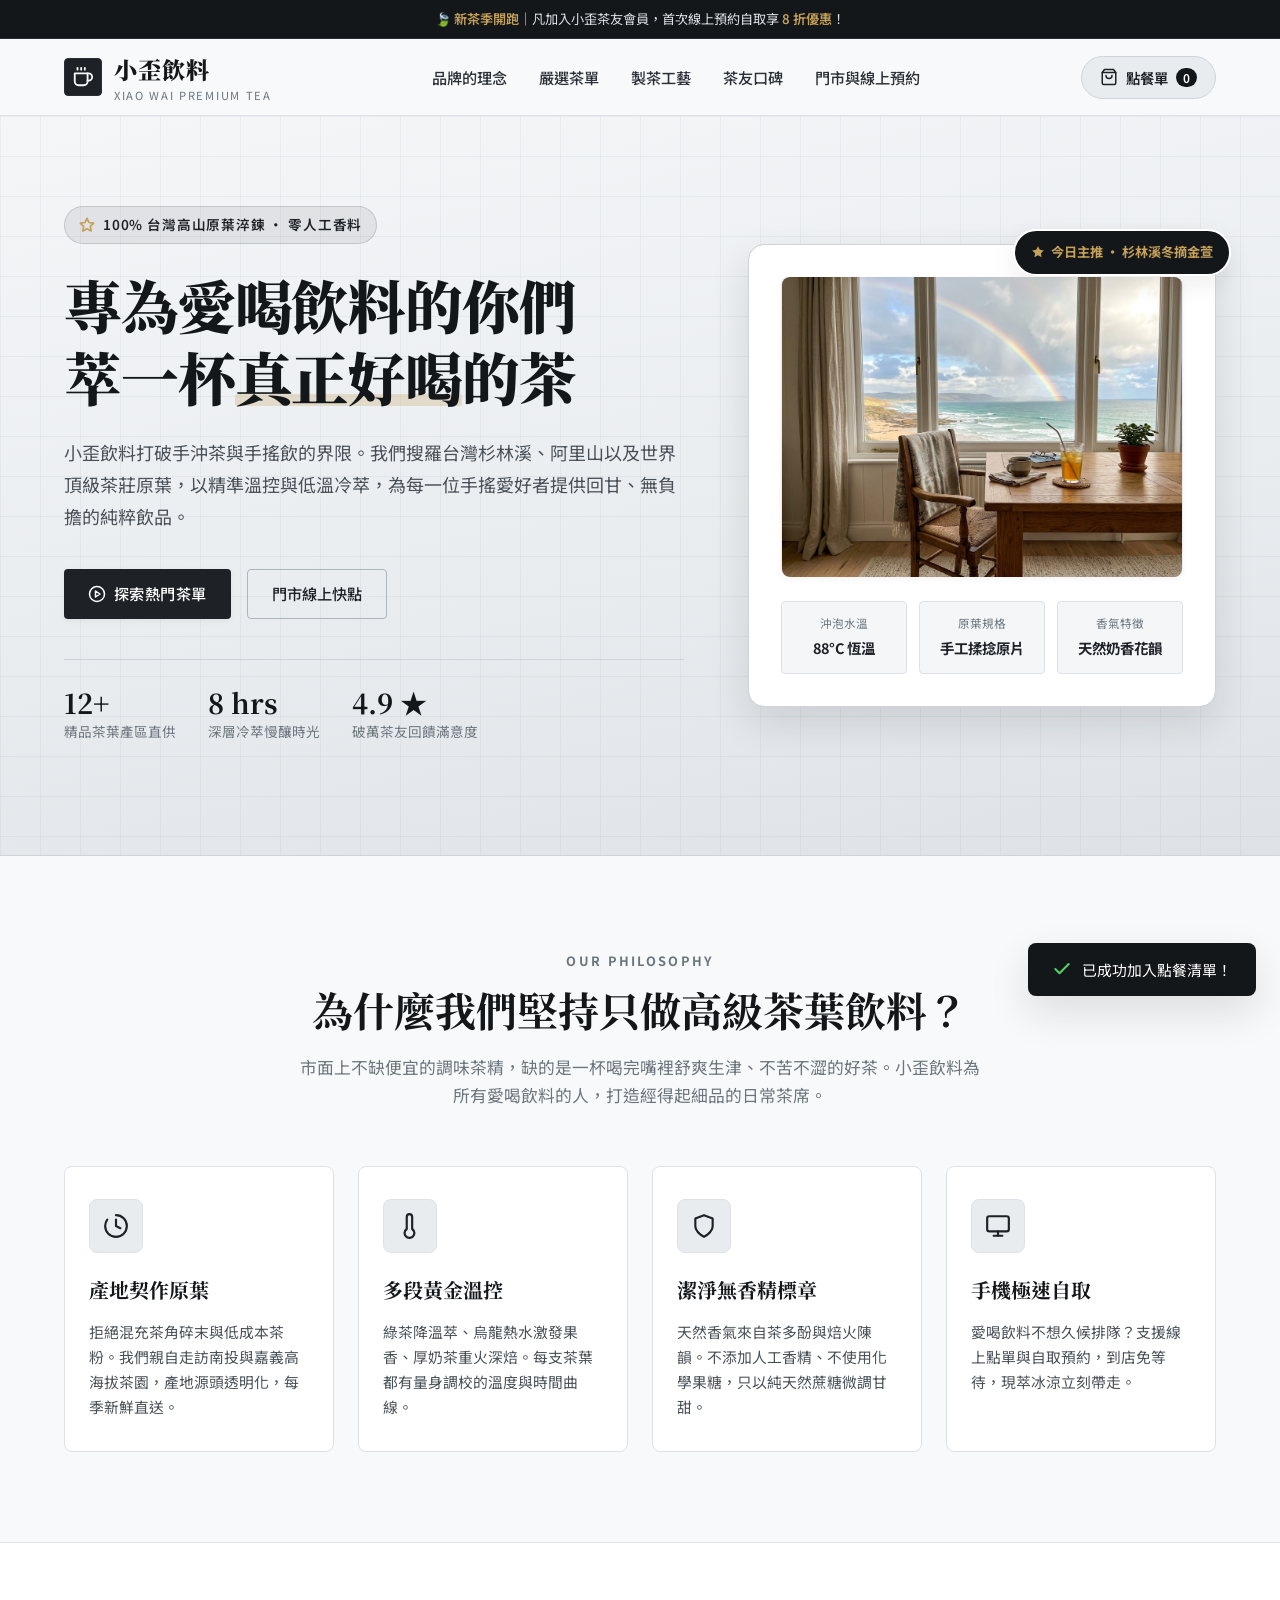
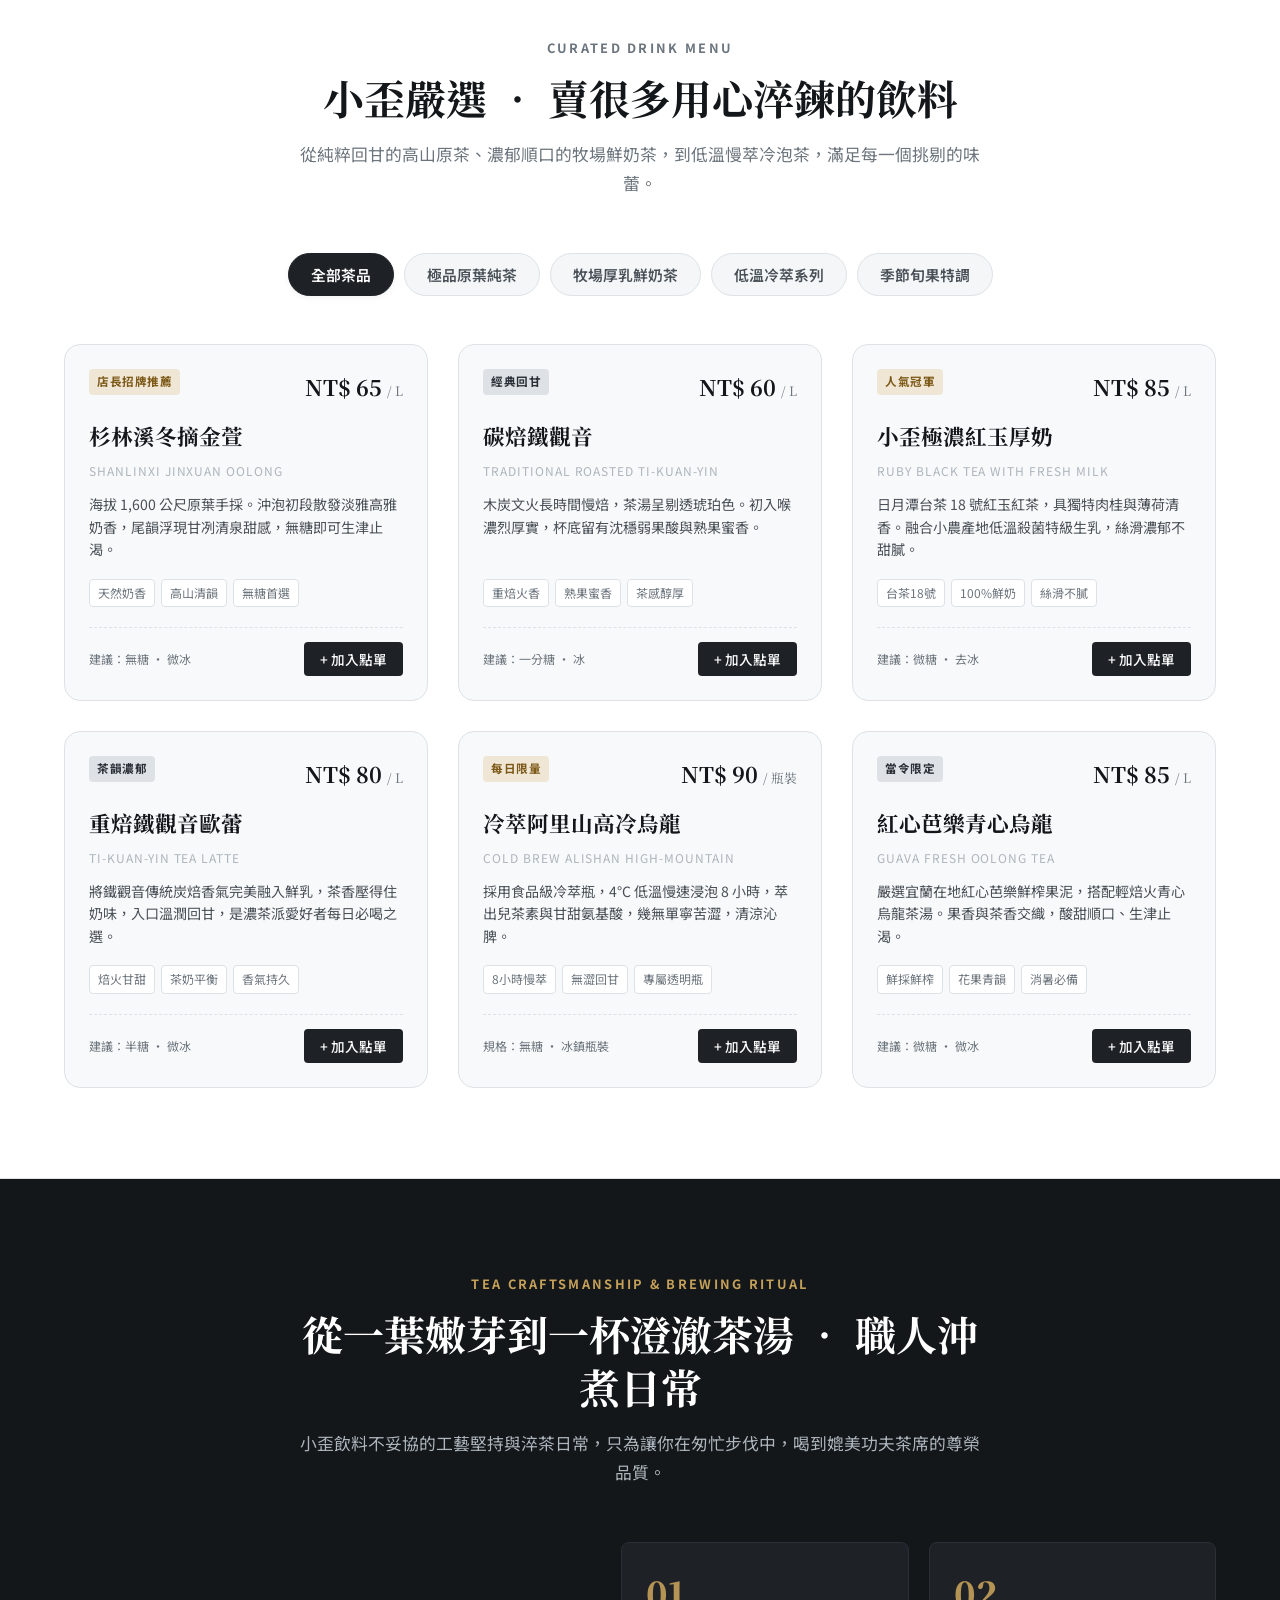
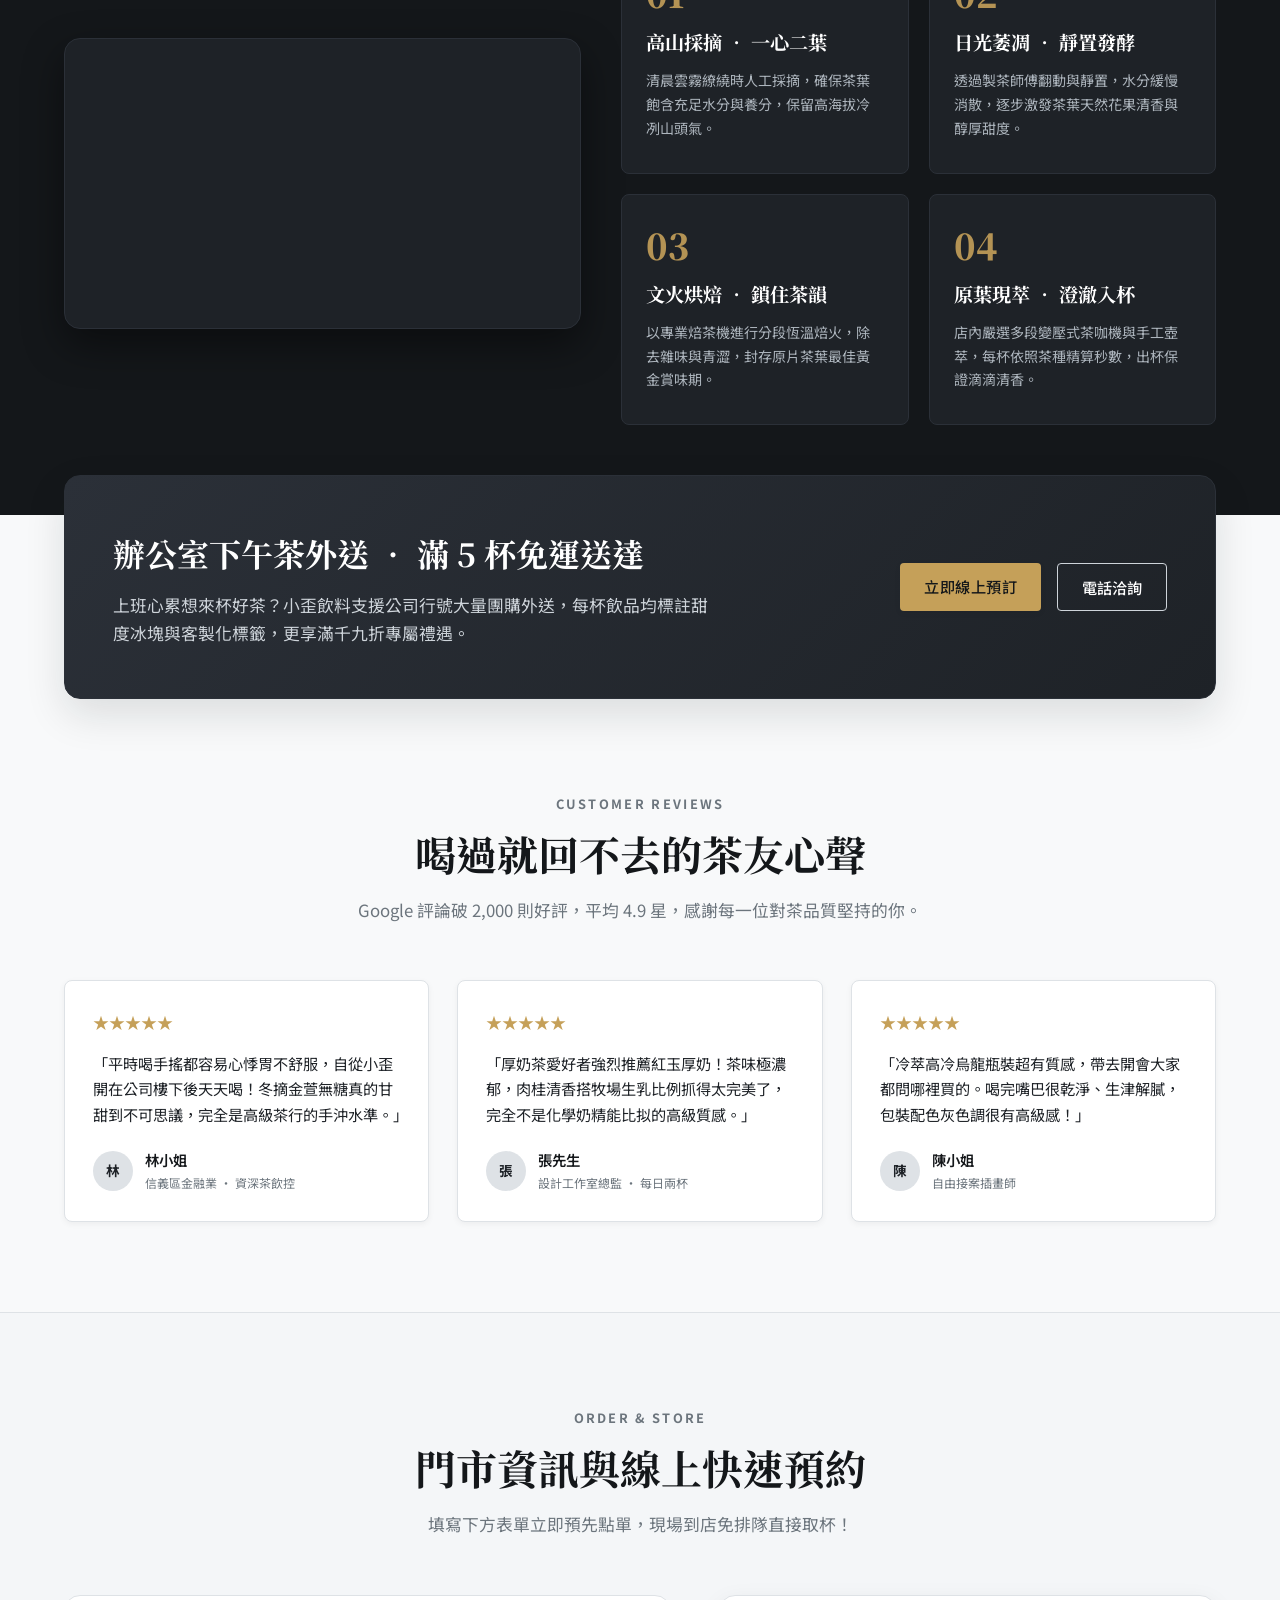
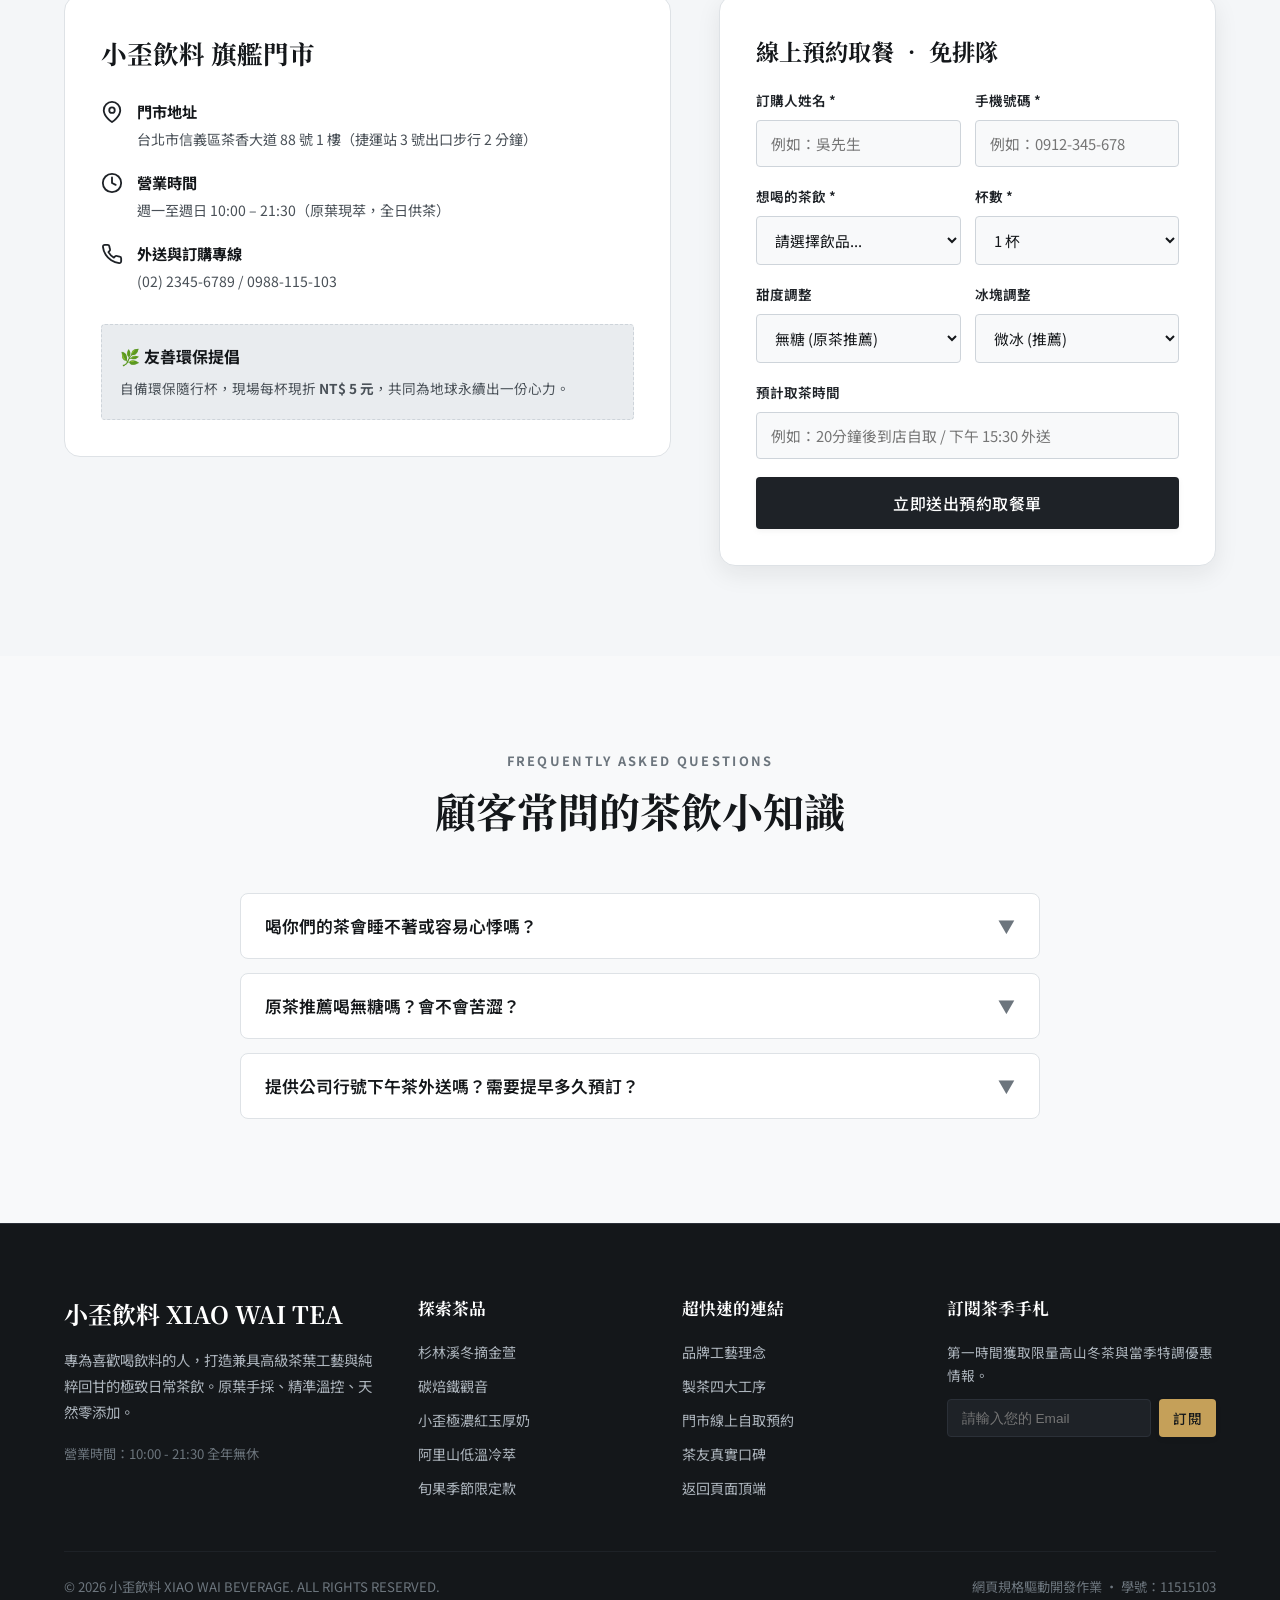
<file: onepage2/index.html>
<!DOCTYPE html>
<html lang="zh-Hant">
<head>
  <meta charset="UTF-8">
  <meta name="viewport" content="width=device-width, initial-scale=1.0">
  <title>小歪飲料 XIAO WAI TEA ｜ 高級茶葉現萃飲品專門店</title>
  <meta name="description" content="小歪飲料專注於高級原葉茶飲，嚴選台灣高山與世界名莊茶葉，低溫慢萃、原葉現泡，為愛喝飲料的你獻上純粹回甘的極致杯中風味。">
  <!-- Google Fonts -->
  <link rel="preconnect" href="https://fonts.googleapis.com">
  <link rel="preconnect" href="https://fonts.gstatic.com" crossorigin>
  <link href="https://fonts.googleapis.com/css2?family=Noto+Sans+TC:wght@300;400;500;700&family=Noto+Serif+TC:wght@500;700;900&display=swap" rel="stylesheet">
  
  <style>
    /* ==========================================================================
       CSS Variables - 以高階茶葉與灰色調 (Grey Aesthetic) 為主核心
       ========================================================================== */
    :root {
      --color-charcoal-900: #14171a;
      --color-charcoal-800: #1e2227;
      --color-charcoal-700: #2b3038;
      --color-slate-600: #495057;
      --color-grey-500: #6c757d;
      --color-grey-400: #adb5bd;
      --color-grey-300: #ced4da;
      --color-grey-200: #dee2e6;
      --color-grey-100: #e9ecef;
      --color-grey-50: #f4f6f8;
      --color-grey-pure: #f8f9fa;
      --color-white: #ffffff;
      
      /* 高級茶韻點綴色 (高雅低調金銀茶香感) */
      --color-tea-gold: #c5a059;
      --color-tea-gold-hover: #b08d46;
      --color-tea-green: #52634f;
      --color-badge-bg: #e3e7eb;

      --font-sans: 'Noto Sans TC', -apple-system, BlinkMacSystemFont, "Segoe UI", Roboto, sans-serif;
      --font-serif: 'Noto Serif TC', "Songti TC", Georgia, serif;
      
      --radius-sm: 4px;
      --radius-md: 8px;
      --radius-lg: 16px;
      --radius-full: 9999px;
      
      --shadow-sm: 0 2px 6px rgba(20, 23, 26, 0.05);
      --shadow-md: 0 8px 24px rgba(20, 23, 26, 0.08);
      --shadow-lg: 0 16px 40px rgba(20, 23, 26, 0.12);
      
      --transition: all 0.3s cubic-bezier(0.16, 1, 0.3, 1);
    }

    /* Reset & Base Styles */
    *, *::before, *::after {
      box-sizing: border-box;
      margin: 0;
      padding: 0;
    }

    html {
      scroll-behavior: smooth;
      font-size: 16px;
    }

    body {
      font-family: var(--font-sans);
      background-color: var(--color-grey-pure);
      color: var(--color-charcoal-800);
      line-height: 1.7;
      -webkit-font-smoothing: antialiased;
      overflow-x: hidden;
    }

    a {
      color: inherit;
      text-decoration: none;
      transition: var(--transition);
    }

    ul, ol {
      list-style: none;
    }

    button {
      font-family: inherit;
      cursor: pointer;
      border: none;
      background: none;
      transition: var(--transition);
    }

    img, svg {
      display: block;
      max-width: 100%;
    }

    .container {
      width: 100%;
      max-width: 1200px;
      margin: 0 auto;
      padding: 0 24px;
    }

    /* ==========================================================================
       Top Announcement Bar
       ========================================================================== */
    .announcement-bar {
      background-color: var(--color-charcoal-900);
      color: var(--color-grey-200);
      font-size: 0.825rem;
      padding: 8px 16px;
      text-align: center;
      display: flex;
      justify-content: center;
      align-items: center;
      gap: 12px;
      border-bottom: 1px solid var(--color-charcoal-700);
    }

    .announcement-bar strong {
      color: var(--color-tea-gold);
      font-weight: 600;
    }

    /* ==========================================================================
       Header & Navigation
       ========================================================================== */
    .site-header {
      position: sticky;
      top: 0;
      z-index: 1000;
      background: rgba(248, 249, 250, 0.94);
      backdrop-filter: blur(12px);
      -webkit-backdrop-filter: blur(12px);
      border-bottom: 1px solid var(--color-grey-200);
      transition: var(--transition);
    }

    .nav-wrapper {
      display: flex;
      align-items: center;
      justify-content: space-between;
      height: 76px;
    }

    .brand-logo {
      display: flex;
      align-items: center;
      gap: 12px;
      font-family: var(--font-serif);
      font-size: 1.45rem;
      font-weight: 900;
      letter-spacing: 0.05em;
      color: var(--color-charcoal-900);
    }

    .logo-symbol {
      width: 38px;
      height: 38px;
      background: var(--color-charcoal-800);
      color: var(--color-grey-pure);
      border-radius: var(--radius-sm);
      display: flex;
      align-items: center;
      justify-content: center;
      border: 1px solid var(--color-charcoal-700);
    }

    .brand-sub {
      font-family: var(--font-sans);
      font-size: 0.7rem;
      color: var(--color-grey-500);
      letter-spacing: 0.15em;
      display: block;
      font-weight: 400;
      text-transform: uppercase;
      margin-top: -3px;
    }

    .nav-menu {
      display: flex;
      align-items: center;
      gap: 32px;
    }

    .nav-link {
      font-size: 0.95rem;
      font-weight: 500;
      color: var(--color-charcoal-700);
      position: relative;
      padding: 6px 0;
    }

    .nav-link::after {
      content: '';
      position: absolute;
      bottom: 0;
      left: 0;
      width: 0;
      height: 2px;
      background: var(--color-charcoal-800);
      transition: width 0.25s ease;
    }

    .nav-link:hover {
      color: var(--color-charcoal-900);
    }

    .nav-link:hover::after {
      width: 100%;
    }

    .nav-actions {
      display: flex;
      align-items: center;
      gap: 16px;
    }

    .btn-cart-tray {
      position: relative;
      background: var(--color-grey-100);
      color: var(--color-charcoal-800);
      padding: 10px 18px;
      border-radius: var(--radius-full);
      font-size: 0.9rem;
      font-weight: 600;
      display: flex;
      align-items: center;
      gap: 8px;
      border: 1px solid var(--color-grey-300);
    }

    .btn-cart-tray:hover {
      background: var(--color-grey-200);
    }

    .cart-counter {
      background: var(--color-charcoal-900);
      color: var(--color-white);
      border-radius: var(--radius-full);
      font-size: 0.75rem;
      padding: 1px 7px;
      min-width: 20px;
      text-align: center;
    }

    .btn-primary {
      background-color: var(--color-charcoal-800);
      color: var(--color-white);
      padding: 11px 24px;
      border-radius: var(--radius-sm);
      font-weight: 500;
      font-size: 0.95rem;
      letter-spacing: 0.03em;
      box-shadow: var(--shadow-sm);
      display: inline-flex;
      align-items: center;
      gap: 8px;
    }

    .btn-primary:hover {
      background-color: var(--color-charcoal-900);
      transform: translateY(-2px);
      box-shadow: var(--shadow-md);
    }

    .btn-outline {
      border: 1px solid var(--color-grey-400);
      color: var(--color-charcoal-800);
      padding: 11px 24px;
      border-radius: var(--radius-sm);
      font-weight: 500;
      font-size: 0.95rem;
      display: inline-flex;
      align-items: center;
      gap: 8px;
    }

    .btn-outline:hover {
      background-color: var(--color-grey-200);
      border-color: var(--color-charcoal-700);
    }

    /* Mobile Hamburger */
    .mobile-toggle {
      display: none;
      flex-direction: column;
      gap: 5px;
      width: 30px;
      height: 24px;
      justify-content: center;
    }

    .mobile-toggle span {
      display: block;
      height: 2px;
      width: 100%;
      background: var(--color-charcoal-800);
      transition: var(--transition);
    }

    /* ==========================================================================
       Hero Section
       ========================================================================== */
    .hero-section {
      position: relative;
      padding: 90px 0 110px;
      background: linear-gradient(170deg, #f4f6f8 0%, #e9ecef 60%, #dee2e6 100%);
      border-bottom: 1px solid var(--color-grey-300);
      overflow: hidden;
    }

    /* Subtle Architectural Tea Grid background pattern */
    .hero-section::before {
      content: "";
      position: absolute;
      top: 0;
      left: 0;
      width: 100%;
      height: 100%;
      background-image: 
        linear-gradient(rgba(108, 117, 125, 0.07) 1px, transparent 1px),
        linear-gradient(90deg, rgba(108, 117, 125, 0.07) 1px, transparent 1px);
      background-size: 40px 40px;
      pointer-events: none;
    }

    .hero-grid {
      display: grid;
      grid-template-columns: 1.15fr 0.85fr;
      gap: 50px;
      align-items: center;
      position: relative;
      z-index: 2;
    }

    .hero-content {
      max-width: 620px;
    }

    .hero-tag {
      display: inline-flex;
      align-items: center;
      gap: 8px;
      padding: 6px 14px;
      background: rgba(30, 34, 39, 0.08);
      border: 1px solid rgba(73, 80, 87, 0.2);
      border-radius: var(--radius-full);
      font-size: 0.85rem;
      font-weight: 600;
      color: var(--color-charcoal-800);
      margin-bottom: 24px;
      letter-spacing: 0.06em;
    }

    .hero-tag svg {
      color: var(--color-tea-gold);
    }

    .hero-title {
      font-family: var(--font-serif);
      font-size: clamp(2.4rem, 4.5vw, 3.8rem);
      line-height: 1.25;
      font-weight: 900;
      color: var(--color-charcoal-900);
      margin-bottom: 24px;
      letter-spacing: -0.02em;
    }

    .hero-title span.highlight-tea {
      position: relative;
      display: inline-block;
      color: var(--color-charcoal-900);
    }

    .hero-title span.highlight-tea::after {
      content: "";
      position: absolute;
      bottom: 6px;
      left: 0;
      width: 100%;
      height: 12px;
      background: rgba(197, 160, 89, 0.28);
      z-index: -1;
      border-radius: 2px;
    }

    .hero-desc {
      font-size: 1.125rem;
      color: var(--color-slate-600);
      margin-bottom: 36px;
      line-height: 1.8;
    }

    .hero-cta-group {
      display: flex;
      flex-wrap: wrap;
      gap: 16px;
      margin-bottom: 40px;
    }

    .hero-metrics {
      display: flex;
      gap: 32px;
      padding-top: 28px;
      border-top: 1px solid var(--color-grey-300);
    }

    .metric-item strong {
      display: block;
      font-family: var(--font-serif);
      font-size: 1.7rem;
      color: var(--color-charcoal-900);
      line-height: 1.1;
    }

    .metric-item span {
      font-size: 0.85rem;
      color: var(--color-grey-500);
    }

    /* Hero Visual Card (Artisan Tea Artwork) */
    .hero-visual {
      position: relative;
    }

    .tea-hero-img-wrap {
      width: 100%;
      display: flex;
      justify-content: center;
      align-items: center;
      overflow: hidden;
      border-radius: var(--radius-md);
      box-shadow: var(--shadow-sm);
      background-color: var(--color-grey-100);
      margin-bottom: 24px;
    }

    .hero-tea-img {
      width: 400px;
      height: 300px;
      max-width: 100%;
      height: auto;
      aspect-ratio: 4 / 3;
      object-fit: cover;
      display: block;
      border-radius: var(--radius-md);
      transition: var(--transition);
    }

    .hero-tea-img:hover {
      transform: scale(1.02);
    }

    .tea-hero-card {
      background: var(--color-white);
      border: 1px solid var(--color-grey-300);
      border-radius: var(--radius-lg);
      padding: 32px;
      box-shadow: var(--shadow-lg);
      position: relative;
      background-clip: padding-box;
    }

    .tea-hero-art {
      width: 100%;
      height: 290px;
      background: linear-gradient(135deg, #2b3038 0%, #1e2227 100%);
      border-radius: var(--radius-md);
      display: flex;
      flex-direction: column;
      align-items: center;
      justify-content: center;
      position: relative;
      overflow: hidden;
      border: 1px solid var(--color-charcoal-700);
      color: var(--color-grey-pure);
    }

    .tea-hero-art::before {
      content: "";
      position: absolute;
      width: 220px;
      height: 220px;
      border-radius: 50%;
      background: radial-gradient(circle, rgba(197, 160, 89, 0.22) 0%, transparent 70%);
      filter: blur(20px);
    }

    .floating-cup {
      animation: float 4s ease-in-out infinite;
      z-index: 2;
    }

    @keyframes float {
      0%, 100% { transform: translateY(0); }
      50% { transform: translateY(-8px); }
    }

    .tea-spec-row {
      margin-top: 24px;
      display: grid;
      grid-template-columns: repeat(3, 1fr);
      gap: 12px;
      text-align: center;
    }

    .tea-spec-box {
      background: var(--color-grey-50);
      padding: 12px 8px;
      border-radius: var(--radius-sm);
      border: 1px solid var(--color-grey-200);
    }

    .tea-spec-box small {
      font-size: 0.725rem;
      color: var(--color-grey-500);
      display: block;
    }

    .tea-spec-box span {
      font-weight: 700;
      color: var(--color-charcoal-800);
      font-size: 0.9rem;
    }

    .floating-promo-badge {
      position: absolute;
      top: -16px;
      right: -16px;
      background: var(--color-charcoal-900);
      color: var(--color-tea-gold);
      border: 2px solid var(--color-white);
      padding: 10px 16px;
      border-radius: var(--radius-full);
      font-size: 0.825rem;
      font-weight: 700;
      box-shadow: var(--shadow-md);
      display: flex;
      align-items: center;
      gap: 6px;
    }

    /* ==========================================================================
       Features / Why Xiao Wai
       ========================================================================== */
    .section-py {
      padding: 90px 0;
    }

    .section-header {
      text-align: center;
      max-width: 680px;
      margin: 0 auto 56px;
    }

    .section-eyebrow {
      font-size: 0.8rem;
      font-weight: 700;
      text-transform: uppercase;
      letter-spacing: 0.18em;
      color: var(--color-grey-500);
      margin-bottom: 12px;
      display: inline-block;
    }

    .section-title {
      font-family: var(--font-serif);
      font-size: clamp(1.8rem, 3.2vw, 2.6rem);
      color: var(--color-charcoal-900);
      line-height: 1.3;
      margin-bottom: 16px;
    }

    .section-subtitle {
      color: var(--color-grey-500);
      font-size: 1.05rem;
    }

    .features-grid {
      display: grid;
      grid-template-columns: repeat(4, 1fr);
      gap: 24px;
    }

    .feature-card {
      background: var(--color-white);
      border: 1px solid var(--color-grey-200);
      padding: 32px 24px;
      border-radius: var(--radius-md);
      transition: var(--transition);
      position: relative;
    }

    .feature-card:hover {
      transform: translateY(-6px);
      box-shadow: var(--shadow-md);
      border-color: var(--color-grey-400);
    }

    .feature-icon-wrapper {
      width: 54px;
      height: 54px;
      background: var(--color-grey-100);
      color: var(--color-charcoal-800);
      border-radius: var(--radius-md);
      display: flex;
      align-items: center;
      justify-content: center;
      margin-bottom: 20px;
      border: 1px solid var(--color-grey-200);
    }

    .feature-title {
      font-family: var(--font-serif);
      font-size: 1.25rem;
      font-weight: 700;
      color: var(--color-charcoal-900);
      margin-bottom: 12px;
    }

    .feature-desc {
      color: var(--color-slate-600);
      font-size: 0.925rem;
      line-height: 1.7;
    }

    /* ==========================================================================
       Drink Menu Section - 賣很多飲料 (Rich Menu & Filter)
       ========================================================================== */
    .menu-section {
      background: var(--color-white);
      border-top: 1px solid var(--color-grey-200);
      border-bottom: 1px solid var(--color-grey-200);
    }

    .menu-tabs {
      display: flex;
      justify-content: center;
      flex-wrap: wrap;
      gap: 10px;
      margin-bottom: 48px;
    }

    .tab-btn {
      padding: 10px 22px;
      border-radius: var(--radius-full);
      font-size: 0.925rem;
      font-weight: 600;
      color: var(--color-slate-600);
      background: var(--color-grey-50);
      border: 1px solid var(--color-grey-200);
      transition: var(--transition);
    }

    .tab-btn:hover {
      background: var(--color-grey-100);
      color: var(--color-charcoal-900);
    }

    .tab-btn.active {
      background: var(--color-charcoal-800);
      color: var(--color-white);
      border-color: var(--color-charcoal-800);
      box-shadow: var(--shadow-sm);
    }

    .menu-grid {
      display: grid;
      grid-template-columns: repeat(3, 1fr);
      gap: 30px;
    }

    .drink-card {
      background: var(--color-grey-pure);
      border: 1px solid var(--color-grey-200);
      border-radius: var(--radius-lg);
      padding: 24px;
      display: flex;
      flex-direction: column;
      transition: var(--transition);
      position: relative;
    }

    .drink-card:hover {
      box-shadow: var(--shadow-md);
      border-color: var(--color-grey-400);
      transform: translateY(-4px);
    }

    .drink-header {
      display: flex;
      justify-content: space-between;
      align-items: flex-start;
      margin-bottom: 12px;
    }

    .drink-badge {
      font-size: 0.725rem;
      font-weight: 700;
      padding: 3px 8px;
      background: var(--color-grey-200);
      color: var(--color-charcoal-700);
      border-radius: var(--radius-sm);
      letter-spacing: 0.05em;
    }

    .drink-badge.special {
      background: #efe6d5;
      color: #7d5918;
    }

    .drink-price {
      font-family: var(--font-serif);
      font-size: 1.35rem;
      font-weight: 700;
      color: var(--color-charcoal-900);
    }

    .drink-price small {
      font-size: 0.8rem;
      color: var(--color-grey-500);
      font-weight: normal;
    }

    .drink-name {
      font-family: var(--font-serif);
      font-size: 1.35rem;
      color: var(--color-charcoal-900);
      margin-bottom: 6px;
    }

    .drink-subname {
      font-size: 0.75rem;
      color: var(--color-grey-400);
      letter-spacing: 0.08em;
      text-transform: uppercase;
      margin-bottom: 12px;
    }

    .drink-desc {
      font-size: 0.88rem;
      color: var(--color-slate-600);
      line-height: 1.6;
      margin-bottom: 18px;
      flex-grow: 1;
    }

    .drink-flavor-tags {
      display: flex;
      flex-wrap: wrap;
      gap: 6px;
      margin-bottom: 20px;
    }

    .flavor-tag {
      font-size: 0.75rem;
      background: var(--color-white);
      color: var(--color-grey-500);
      padding: 3px 8px;
      border-radius: var(--radius-sm);
      border: 1px solid var(--color-grey-200);
    }

    .drink-card-footer {
      display: flex;
      align-items: center;
      justify-content: space-between;
      padding-top: 14px;
      border-top: 1px dashed var(--color-grey-200);
    }

    .sugar-ice-tip {
      font-size: 0.75rem;
      color: var(--color-grey-500);
    }

    .btn-add-drink {
      background: var(--color-charcoal-800);
      color: var(--color-white);
      padding: 7px 16px;
      border-radius: var(--radius-sm);
      font-size: 0.85rem;
      font-weight: 500;
      display: inline-flex;
      align-items: center;
      gap: 6px;
    }

    .btn-add-drink:hover {
      background: var(--color-charcoal-900);
    }

    /* ==========================================================================
       Artisanal Process (製茶工藝與堅持)
       ========================================================================== */
    .process-section {
      background: var(--color-charcoal-900);
      color: var(--color-grey-pure);
      position: relative;
    }

    .process-section .section-eyebrow {
      color: var(--color-tea-gold);
    }

    .process-section .section-title {
      color: var(--color-white);
    }

    .process-section .section-subtitle {
      color: var(--color-grey-400);
    }

    /* 沖煮日常與製茶工藝區 - 兩欄網格 (左為影片崁入、右為文字與步驟) */
    .craft-layout {
      display: grid;
      grid-template-columns: 0.93fr 1.07fr;
      gap: 40px;
      align-items: center;
      margin-top: 48px;
    }

    .craft-video-wrap {
      width: 100%;
      border-radius: var(--radius-lg);
      overflow: hidden;
      box-shadow: 0 16px 40px rgba(0, 0, 0, 0.45);
      background: var(--color-charcoal-800);
      aspect-ratio: 16 / 9;
      border: 1px solid var(--color-charcoal-700);
    }

    .craft-video-wrap iframe {
      width: 100%;
      height: 100%;
      display: block;
      border: 0;
    }

    .process-steps-vertical {
      display: grid;
      grid-template-columns: repeat(2, 1fr);
      gap: 20px;
    }

    .process-timeline {
      display: grid;
      grid-template-columns: repeat(4, 1fr);
      gap: 28px;
      margin-top: 48px;
      position: relative;
    }

    .process-step {
      background: var(--color-charcoal-800);
      border: 1px solid var(--color-charcoal-700);
      padding: 32px 24px;
      border-radius: var(--radius-md);
      position: relative;
    }

    .process-num {
      font-family: var(--font-serif);
      font-size: 2.2rem;
      font-weight: 900;
      color: var(--color-tea-gold);
      line-height: 1;
      margin-bottom: 16px;
      display: block;
      opacity: 0.9;
    }

    .process-name {
      font-size: 1.2rem;
      font-family: var(--font-serif);
      color: var(--color-white);
      margin-bottom: 10px;
    }

    .process-text {
      font-size: 0.88rem;
      color: var(--color-grey-400);
      line-height: 1.7;
    }

    /* ==========================================================================
       Promotions & Attract Banner (吸引客戶來買飲料)
       ========================================================================== */
    .promo-banner {
      background: linear-gradient(135deg, #2b3038 0%, #1e2227 100%);
      color: var(--color-white);
      border-radius: var(--radius-lg);
      padding: 50px 48px;
      display: flex;
      align-items: center;
      justify-content: space-between;
      gap: 40px;
      box-shadow: var(--shadow-lg);
      border: 1px solid var(--color-charcoal-700);
      margin-top: -40px;
      position: relative;
      z-index: 5;
    }

    .promo-content h3 {
      font-family: var(--font-serif);
      font-size: 2rem;
      margin-bottom: 10px;
      color: var(--color-white);
    }

    .promo-content p {
      color: var(--color-grey-300);
      font-size: 1.05rem;
      max-width: 600px;
    }

    .promo-actions {
      display: flex;
      gap: 16px;
      flex-shrink: 0;
    }

    /* ==========================================================================
       Customer Reviews / Social Proof
       ========================================================================== */
    .reviews-grid {
      display: grid;
      grid-template-columns: repeat(3, 1fr);
      gap: 28px;
    }

    .review-card {
      background: var(--color-white);
      border: 1px solid var(--color-grey-200);
      border-radius: var(--radius-md);
      padding: 28px;
      box-shadow: var(--shadow-sm);
    }

    .review-stars {
      display: flex;
      gap: 4px;
      color: var(--color-tea-gold);
      margin-bottom: 14px;
    }

    .review-quote {
      font-size: 0.95rem;
      color: var(--color-charcoal-800);
      line-height: 1.7;
      margin-bottom: 20px;
    }

    .reviewer-info {
      display: flex;
      align-items: center;
      gap: 12px;
    }

    .reviewer-avatar {
      width: 40px;
      height: 40px;
      background: var(--color-grey-200);
      color: var(--color-charcoal-800);
      font-weight: 700;
      border-radius: 50%;
      display: flex;
      align-items: center;
      justify-content: center;
      font-size: 0.85rem;
    }

    .reviewer-name {
      font-weight: 600;
      font-size: 0.9rem;
      color: var(--color-charcoal-900);
    }

    .reviewer-tag {
      font-size: 0.75rem;
      color: var(--color-grey-500);
    }

    /* ==========================================================================
       Quick Order & Store Info Section
       ========================================================================== */
    .order-store-section {
      background: var(--color-grey-50);
      border-top: 1px solid var(--color-grey-200);
    }

    .order-store-grid {
      display: grid;
      grid-template-columns: 1.1fr 0.9fr;
      gap: 48px;
      align-items: start;
    }

    .store-info-box {
      background: var(--color-white);
      border: 1px solid var(--color-grey-200);
      border-radius: var(--radius-lg);
      padding: 36px;
    }

    .store-title {
      font-family: var(--font-serif);
      font-size: 1.6rem;
      margin-bottom: 24px;
      color: var(--color-charcoal-900);
    }

    .info-list {
      display: flex;
      flex-direction: column;
      gap: 18px;
      margin-bottom: 30px;
    }

    .info-item {
      display: flex;
      align-items: flex-start;
      gap: 14px;
    }

    .info-icon {
      color: var(--color-charcoal-800);
      margin-top: 2px;
      flex-shrink: 0;
    }

    .info-text strong {
      display: block;
      color: var(--color-charcoal-900);
      font-size: 0.95rem;
    }

    .info-text span {
      font-size: 0.88rem;
      color: var(--color-slate-600);
    }

    /* Interactive Order Form */
    .order-form-card {
      background: var(--color-white);
      border: 1px solid var(--color-grey-200);
      border-radius: var(--radius-lg);
      padding: 36px;
      box-shadow: var(--shadow-md);
    }

    .form-group {
      margin-bottom: 18px;
    }

    .form-label {
      display: block;
      font-size: 0.85rem;
      font-weight: 600;
      color: var(--color-charcoal-800);
      margin-bottom: 8px;
    }

    .form-input, .form-select, .form-textarea {
      width: 100%;
      padding: 12px 14px;
      border: 1px solid var(--color-grey-300);
      border-radius: var(--radius-sm);
      font-family: inherit;
      font-size: 0.925rem;
      background: var(--color-grey-pure);
      transition: var(--transition);
      color: var(--color-charcoal-900);
    }

    .form-input:focus, .form-select:focus, .form-textarea:focus {
      outline: none;
      border-color: var(--color-charcoal-800);
      background: var(--color-white);
      box-shadow: 0 0 0 3px rgba(33, 37, 41, 0.1);
    }

    .form-row {
      display: grid;
      grid-template-columns: 1fr 1fr;
      gap: 14px;
    }

    /* ==========================================================================
       FAQ Accordion
       ========================================================================== */
    .faq-wrapper {
      max-width: 800px;
      margin: 0 auto;
    }

    .faq-item {
      background: var(--color-white);
      border: 1px solid var(--color-grey-200);
      border-radius: var(--radius-md);
      margin-bottom: 14px;
      overflow: hidden;
      transition: var(--transition);
    }

    .faq-question {
      width: 100%;
      text-align: left;
      padding: 20px 24px;
      font-size: 1.05rem;
      font-weight: 600;
      color: var(--color-charcoal-900);
      display: flex;
      justify-content: space-between;
      align-items: center;
      cursor: pointer;
    }

    .faq-question:hover {
      background: var(--color-grey-50);
    }

    .faq-icon {
      transition: transform 0.3s ease;
      color: var(--color-grey-500);
    }

    .faq-answer {
      max-height: 0;
      overflow: hidden;
      transition: max-height 0.35s ease, padding 0.35s ease;
      background: var(--color-grey-pure);
    }

    .faq-answer-inner {
      padding: 0 24px 20px;
      color: var(--color-slate-600);
      font-size: 0.925rem;
      line-height: 1.7;
    }

    .faq-item.active .faq-icon {
      transform: rotate(180deg);
    }

    .faq-item.active .faq-answer {
      max-height: 200px;
    }

    /* ==========================================================================
       Cart / Order Modal
       ========================================================================== */
    .modal-overlay {
      position: fixed;
      top: 0;
      left: 0;
      width: 100%;
      height: 100%;
      background: rgba(20, 23, 26, 0.6);
      backdrop-filter: blur(4px);
      z-index: 2000;
      display: none;
      align-items: center;
      justify-content: center;
      padding: 20px;
    }

    .modal-overlay.active {
      display: flex;
    }

    .modal-box {
      background: var(--color-white);
      border-radius: var(--radius-lg);
      width: 100%;
      max-width: 520px;
      max-height: 90vh;
      overflow-y: auto;
      box-shadow: var(--shadow-lg);
      padding: 32px;
      animation: modalFadeIn 0.25s ease;
    }

    @keyframes modalFadeIn {
      from { opacity: 0; transform: translateY(15px); }
      to { opacity: 1; transform: translateY(0); }
    }

    .modal-header {
      display: flex;
      justify-content: space-between;
      align-items: center;
      margin-bottom: 20px;
      padding-bottom: 14px;
      border-bottom: 1px solid var(--color-grey-200);
    }

    .modal-title {
      font-family: var(--font-serif);
      font-size: 1.4rem;
      color: var(--color-charcoal-900);
    }

    .modal-close {
      font-size: 1.5rem;
      color: var(--color-grey-500);
      line-height: 1;
      padding: 4px;
    }

    .modal-close:hover {
      color: var(--color-charcoal-900);
    }

    .cart-items-list {
      display: flex;
      flex-direction: column;
      gap: 14px;
      margin-bottom: 24px;
      max-height: 280px;
      overflow-y: auto;
    }

    .cart-item-row {
      display: flex;
      justify-content: space-between;
      align-items: center;
      padding: 10px 14px;
      background: var(--color-grey-50);
      border-radius: var(--radius-sm);
      border: 1px solid var(--color-grey-200);
    }

    .cart-item-name {
      font-weight: 600;
      font-size: 0.95rem;
      color: var(--color-charcoal-900);
    }

    .cart-item-price {
      color: var(--color-charcoal-800);
      font-weight: 700;
    }

    .cart-empty-message {
      text-align: center;
      padding: 30px 0;
      color: var(--color-grey-500);
      font-size: 0.95rem;
    }

    .cart-summary {
      border-top: 1px solid var(--color-grey-200);
      padding-top: 16px;
      margin-bottom: 24px;
    }

    .cart-summary-row {
      display: flex;
      justify-content: space-between;
      font-size: 0.9rem;
      color: var(--color-slate-600);
      margin-bottom: 8px;
    }

    .cart-summary-row.total {
      font-size: 1.25rem;
      font-weight: 700;
      color: var(--color-charcoal-900);
      font-family: var(--font-serif);
      border-top: 1px dashed var(--color-grey-300);
      padding-top: 10px;
      margin-top: 10px;
    }

    /* Toast Notification */
    .toast-msg {
      position: fixed;
      bottom: 24px;
      right: 24px;
      background: var(--color-charcoal-900);
      color: var(--color-white);
      padding: 14px 24px;
      border-radius: var(--radius-md);
      box-shadow: var(--shadow-lg);
      font-size: 0.925rem;
      z-index: 3000;
      display: flex;
      align-items: center;
      gap: 10px;
      transform: translateY(120px);
      transition: transform 0.3s cubic-bezier(0.16, 1, 0.3, 1);
    }

    .toast-msg.show {
      transform: translateY(0);
    }

    /* ==========================================================================
       Footer
       ========================================================================== */
    .site-footer {
      background: var(--color-charcoal-900);
      color: var(--color-grey-400);
      padding: 70px 0 30px;
      border-top: 1px solid var(--color-charcoal-700);
    }

    .footer-grid {
      display: grid;
      grid-template-columns: 1.4fr 1fr 1fr 1.2fr;
      gap: 40px;
      margin-bottom: 50px;
    }

    .footer-brand h4 {
      font-family: var(--font-serif);
      font-size: 1.5rem;
      color: var(--color-white);
      margin-bottom: 12px;
    }

    .footer-brand p {
      font-size: 0.9rem;
      line-height: 1.8;
      color: var(--color-grey-400);
      max-width: 320px;
      margin-bottom: 18px;
    }

    .footer-col h5 {
      font-family: var(--font-serif);
      font-size: 1.05rem;
      color: var(--color-white);
      margin-bottom: 18px;
      position: relative;
    }

    .footer-links {
      display: flex;
      flex-direction: column;
      gap: 10px;
    }

    .footer-links a {
      color: var(--color-grey-400);
      font-size: 0.88rem;
    }

    .footer-links a:hover {
      color: var(--color-white);
      padding-left: 4px;
    }

    .newsletter-form {
      display: flex;
      gap: 8px;
      margin-top: 12px;
    }

    .newsletter-input {
      background: var(--color-charcoal-800);
      border: 1px solid var(--color-charcoal-700);
      padding: 10px 14px;
      border-radius: var(--radius-sm);
      color: var(--color-white);
      font-size: 0.85rem;
      flex-grow: 1;
    }

    .newsletter-input:focus {
      outline: none;
      border-color: var(--color-grey-400);
    }

    .footer-bottom {
      border-top: 1px solid var(--color-charcoal-800);
      padding-top: 24px;
      display: flex;
      justify-content: space-between;
      align-items: center;
      font-size: 0.825rem;
      color: var(--color-grey-500);
    }

    /* Back to top */
    .btn-back-top {
      position: fixed;
      bottom: 24px;
      left: 24px;
      width: 44px;
      height: 44px;
      background: var(--color-white);
      color: var(--color-charcoal-800);
      border: 1px solid var(--color-grey-300);
      border-radius: 50%;
      display: flex;
      align-items: center;
      justify-content: center;
      box-shadow: var(--shadow-md);
      z-index: 999;
      opacity: 0;
      visibility: hidden;
      transition: var(--transition);
    }

    .btn-back-top.visible {
      opacity: 1;
      visibility: visible;
    }

    .btn-back-top:hover {
      background: var(--color-charcoal-900);
      color: var(--color-white);
      transform: translateY(-3px);
    }

    /* ==========================================================================
       Responsive Media Queries
       ========================================================================== */
    @media (max-width: 1024px) {
      .hero-grid {
        grid-template-columns: 1fr;
        gap: 40px;
      }
      .features-grid {
        grid-template-columns: repeat(2, 1fr);
      }
      .menu-grid {
        grid-template-columns: repeat(2, 1fr);
      }
      .craft-layout {
        grid-template-columns: 1fr;
        gap: 32px;
      }
      .process-steps-vertical {
        grid-template-columns: repeat(2, 1fr);
      }
      .process-timeline {
        grid-template-columns: repeat(2, 1fr);
      }
      .footer-grid {
        grid-template-columns: repeat(2, 1fr);
      }
      .order-store-grid {
        grid-template-columns: 1fr;
      }
    }

    @media (max-width: 768px) {
      .nav-menu {
        display: none;
        position: absolute;
        top: 76px;
        left: 0;
        width: 100%;
        background: var(--color-grey-pure);
        border-bottom: 1px solid var(--color-grey-200);
        flex-direction: column;
        padding: 24px;
        gap: 16px;
        box-shadow: var(--shadow-md);
      }

      .nav-menu.open {
        display: flex;
      }

      .mobile-toggle {
        display: flex;
      }

      .promo-banner {
        flex-direction: column;
        text-align: center;
        padding: 36px 24px;
      }

      .promo-actions {
        width: 100%;
        justify-content: center;
      }

      .reviews-grid {
        grid-template-columns: 1fr;
      }

      .features-grid {
        grid-template-columns: 1fr;
      }

      .menu-grid {
        grid-template-columns: 1fr;
      }

      .process-steps-vertical {
        grid-template-columns: 1fr;
      }
      .process-timeline {
        grid-template-columns: 1fr;
      }

      .footer-grid {
        grid-template-columns: 1fr;
      }

      .hero-metrics {
        flex-direction: column;
        gap: 16px;
      }

      .form-row {
        grid-template-columns: 1fr;
      }

      .footer-bottom {
        flex-direction: column;
        gap: 12px;
        text-align: center;
      }
    }
  </style>
</head>
<body>

  <!-- 頂部快訊廣播條 -->
  <div class="announcement-bar">
    <span>🍃 <strong>新茶季開跑</strong>｜凡加入小歪茶友會員，首次線上預約自取享 <strong>8 折優惠</strong>！</span>
  </div>

  <!-- 網站頂部導覽列 -->
  <header class="site-header" id="top">
    <div class="container nav-wrapper">
      <a href="#top" class="brand-logo" aria-label="小歪飲料 首頁">
        <div class="logo-symbol">
          <!-- 簡約茶葉茶盅符號 SVG -->
          <svg width="22" height="22" viewBox="0 0 24 24" fill="none" stroke="currentColor" stroke-width="2" stroke-linecap="round" stroke-linejoin="round">
            <path d="M17 8h1a4 4 0 1 1 0 8h-1"></path>
            <path d="M3 8h14v9a4 4 0 0 1-4 4H7a4 4 0 0 1-4-4Z"></path>
            <line x1="6" y1="2" x2="6" y2="4"></line>
            <line x1="10" y1="2" x2="10" y2="4"></line>
            <line x1="14" y1="2" x2="14" y2="4"></line>
          </svg>
        </div>
        <div>
          小歪飲料
          <span class="brand-sub">Xiao Wai Premium Tea</span>
        </div>
      </a>

      <!-- 導覽連結 -->
      <nav class="nav-menu" id="navMenu" aria-label="主要導覽選單">
        <a href="#about" class="nav-link">品牌的理念</a>
        <a href="#menu" class="nav-link">嚴選茶單</a>
        <a href="#craft" class="nav-link">製茶工藝</a>
        <a href="#reviews" class="nav-link">茶友口碑</a>
        <a href="#store" class="nav-link">門市與線上預約</a>
      </nav>

      <!-- 導覽功能按鈕 -->
      <div class="nav-actions">
        <button class="btn-cart-tray" id="openCartBtn" aria-label="查看點餐單">
          <svg width="18" height="18" viewBox="0 0 24 24" fill="none" stroke="currentColor" stroke-width="2" stroke-linecap="round" stroke-linejoin="round">
            <path d="M6 2 3 6v14a2 2 0 0 0 2 2h14a2 2 0 0 0 2-2V6l-3-4Z"></path>
            <line x1="3" y1="6" x2="21" y2="6"></line>
            <path d="M16 10a4 4 0 0 1-8 0"></path>
          </svg>
          <span>點餐單</span>
          <span class="cart-counter" id="cartCount">0</span>
        </button>

        <a href="#store" class="btn-primary" style="display: none;" id="desktopCta">立即品飲</a>

        <!-- 手機漢堡選單按鈕 -->
        <button class="mobile-toggle" id="mobileToggle" aria-label="展開選單">
          <span></span>
          <span></span>
          <span></span>
        </button>
      </div>
    </div>
  </header>

  <main>
    <!-- ==========================================================================
         Hero 形象首屏
         ========================================================================== -->
    <section class="hero-section">
      <div class="container hero-grid">
        <div class="hero-content">
          <div class="hero-tag">
            <svg width="16" height="16" viewBox="0 0 24 24" fill="none" stroke="currentColor" stroke-width="2.5" stroke-linecap="round" stroke-linejoin="round">
              <polygon points="12 2 15.09 8.26 22 9.27 17 14.14 18.18 21.02 12 17.77 5.82 21.02 7 14.14 2 9.27 8.91 8.26 12 2"></polygon>
            </svg>
            100% 台灣高山原葉淬鍊 ‧ 零人工香料
          </div>
          <h1 class="hero-title">
            專為愛喝飲料的你們<br>
            萃一杯<span class="highlight-tea">真正好喝</span>的茶
          </h1>
          <p class="hero-desc">
            小歪飲料打破手沖茶與手搖飲的界限。我們搜羅台灣杉林溪、阿里山以及世界頂級茶莊原葉，以精準溫控與低溫冷萃，為每一位手搖愛好者提供回甘、無負擔的純粹飲品。
          </p>
          <div class="hero-cta-group">
            <a href="#menu" class="btn-primary">
              <svg width="18" height="18" viewBox="0 0 24 24" fill="none" stroke="currentColor" stroke-width="2" stroke-linecap="round" stroke-linejoin="round">
                <circle cx="12" cy="12" r="10"></circle>
                <polygon points="10 8 16 12 10 16 10 8"></polygon>
              </svg>
              探索熱門茶單
            </a>
            <a href="#store" class="btn-outline">
              門市線上快點
            </a>
          </div>

          <div class="hero-metrics">
            <div class="metric-item">
              <strong>12+</strong>
              <span>精品茶葉產區直供</span>
            </div>
            <div class="metric-item">
              <strong>8 hrs</strong>
              <span>深層冷萃慢釀時光</span>
            </div>
            <div class="metric-item">
              <strong>4.9 ★</strong>
              <span>破萬茶友回饋滿意度</span>
            </div>
          </div>
        </div>

        <!-- 右側茶飲意象展示卡 -->
        <div class="hero-visual">
          <div class="tea-hero-card">
            <div class="floating-promo-badge">
              <svg width="14" height="14" viewBox="0 0 24 24" fill="currentColor">
                <path d="M12 2l3.09 6.26L22 9.27l-5 4.87 1.18 6.88L12 17.77l-6.18 3.25L7 14.14 2 9.27l6.91-1.01L12 2z"/>
              </svg>
              今日主推 ‧ 杉林溪冬摘金萱
            </div>
            <div class="tea-hero-img-wrap">
              <img src="images/123.jfif" alt="小歪飲料 杉林溪冬摘金萱" width="400" height="300" class="hero-tea-img">
            </div>

            <div class="tea-spec-row">
              <div class="tea-spec-box">
                <small>沖泡水溫</small>
                <span>88°C 恆溫</span>
              </div>
              <div class="tea-spec-box">
                <small>原葉規格</small>
                <span>手工揉捻原片</span>
              </div>
              <div class="tea-spec-box">
                <small>香氣特徵</small>
                <span>天然奶香花韻</span>
              </div>
            </div>
          </div>
        </div>
      </div>
    </section>

    <!-- ==========================================================================
         Section: 品牌理念與堅持 (Brand Philosophy)
         ========================================================================== -->
    <section class="section-py" id="about">
      <div class="container">
        <div class="section-header">
          <span class="section-eyebrow">OUR PHILOSOPHY</span>
          <h2 class="section-title">為什麼我們堅持只做高級茶葉飲料？</h2>
          <p class="section-subtitle">
            市面上不缺便宜的調味茶精，缺的是一杯喝完嘴裡舒爽生津、不苦不澀的好茶。小歪飲料為所有愛喝飲料的人，打造經得起細品的日常茶席。
          </p>
        </div>

        <div class="features-grid">
          <div class="feature-card">
            <div class="feature-icon-wrapper">
              <svg width="26" height="26" viewBox="0 0 24 24" fill="none" stroke="currentColor" stroke-width="2" stroke-linecap="round" stroke-linejoin="round">
                <path d="M12 2a10 10 0 0 1 10 10c0 5.523-4.477 10-10 10S2 17.523 2 12c0-2.22.72-4.27 1.94-5.93"></path>
                <path d="M12 6v6l4 2"></path>
              </svg>
            </div>
            <h3 class="feature-title">產地契作原葉</h3>
            <p class="feature-desc">
              拒絕混充茶角碎末與低成本茶粉。我們親自走訪南投與嘉義高海拔茶園，產地源頭透明化，每季新鮮直送。
            </p>
          </div>

          <div class="feature-card">
            <div class="feature-icon-wrapper">
              <svg width="26" height="26" viewBox="0 0 24 24" fill="none" stroke="currentColor" stroke-width="2" stroke-linecap="round" stroke-linejoin="round">
                <path d="M14 14.76V3.5a2.5 2.5 0 0 0-5 0v11.26a4.5 4.5 0 1 0 5 0z"></path>
              </svg>
            </div>
            <h3 class="feature-title">多段黃金溫控</h3>
            <p class="feature-desc">
              綠茶降溫萃、烏龍熱水激發果香、厚奶茶重火深焙。每支茶葉都有量身調校的溫度與時間曲線。
            </p>
          </div>

          <div class="feature-card">
            <div class="feature-icon-wrapper">
              <svg width="26" height="26" viewBox="0 0 24 24" fill="none" stroke="currentColor" stroke-width="2" stroke-linecap="round" stroke-linejoin="round">
                <path d="M12 22s8-4 8-10V5l-8-3-8 3v7c0 6 8 10 8 10z"></path>
              </svg>
            </div>
            <h3 class="feature-title">潔淨無香精標章</h3>
            <p class="feature-desc">
              天然香氣來自茶多酚與焙火陳韻。不添加人工香精、不使用化學果糖，只以純天然蔗糖微調甘甜。
            </p>
          </div>

          <div class="feature-card">
            <div class="feature-icon-wrapper">
              <svg width="26" height="26" viewBox="0 0 24 24" fill="none" stroke="currentColor" stroke-width="2" stroke-linecap="round" stroke-linejoin="round">
                <rect x="2" y="3" width="20" height="14" rx="2" ry="2"></rect>
                <line x1="8" y1="21" x2="16" y2="21"></line>
                <line x1="12" y1="17" x2="12" y2="21"></line>
              </svg>
            </div>
            <h3 class="feature-title">手機極速自取</h3>
            <p class="feature-desc">
              愛喝飲料不想久候排隊？支援線上點單與自取預約，到店免等待，現萃冰涼立刻帶走。
            </p>
          </div>
        </div>
      </div>
    </section>

    <!-- ==========================================================================
         Section: 嚴選茶單 (Menu Section - 賣很多飲料)
         ========================================================================== -->
    <section class="section-py menu-section" id="menu">
      <div class="container">
        <div class="section-header">
          <span class="section-eyebrow">CURATED DRINK MENU</span>
          <h2 class="section-title">小歪嚴選 ‧ 賣很多用心淬鍊的飲料</h2>
          <p class="section-subtitle">
            從純粹回甘的高山原茶、濃郁順口的牧場鮮奶茶，到低溫慢萃冷泡茶，滿足每一個挑剔的味蕾。
          </p>
        </div>

        <!-- 飲品分類切換標籤 -->
        <div class="menu-tabs" role="tablist">
          <button class="tab-btn active" data-category="all">全部茶品</button>
          <button class="tab-btn" data-category="pure">極品原葉純茶</button>
          <button class="tab-btn" data-category="milk">牧場厚乳鮮奶茶</button>
          <button class="tab-btn" data-category="coldbrew">低溫冷萃系列</button>
          <button class="tab-btn" data-category="seasonal">季節旬果特調</button>
        </div>

        <!-- 飲品卡片網格 -->
        <div class="menu-grid" id="menuGrid">
          
          <!-- Drink Item 1 -->
          <article class="drink-card" data-category="pure">
            <div class="drink-header">
              <span class="drink-badge special">店長招牌推薦</span>
              <div class="drink-price">NT$ 65 <small>/ L</small></div>
            </div>
            <h3 class="drink-name">杉林溪冬摘金萱</h3>
            <div class="drink-subname">SHANLINXI JINXUAN OOLONG</div>
            <p class="drink-desc">
              海拔 1,600 公尺原葉手採。沖泡初段散發淡雅高雅奶香，尾韻浮現甘冽清泉甜感，無糖即可生津止渴。
            </p>
            <div class="drink-flavor-tags">
              <span class="flavor-tag">天然奶香</span>
              <span class="flavor-tag">高山清韻</span>
              <span class="flavor-tag">無糖首選</span>
            </div>
            <div class="drink-card-footer">
              <span class="sugar-ice-tip">建議：無糖 ‧ 微冰</span>
              <button class="btn-add-drink" onclick="addToCart('杉林溪冬摘金萱', 65)">
                + 加入點單
              </button>
            </div>
          </article>

          <!-- Drink Item 2 -->
          <article class="drink-card" data-category="pure">
            <div class="drink-header">
              <span class="drink-badge">經典回甘</span>
              <div class="drink-price">NT$ 60 <small>/ L</small></div>
            </div>
            <h3 class="drink-name">碳焙鐵觀音</h3>
            <div class="drink-subname">TRADITIONAL ROASTED TI-KUAN-YIN</div>
            <p class="drink-desc">
              木炭文火長時間慢焙，茶湯呈剔透琥珀色。初入喉濃烈厚實，杯底留有沈穩弱果酸與熟果蜜香。
            </p>
            <div class="drink-flavor-tags">
              <span class="flavor-tag">重焙火香</span>
              <span class="flavor-tag">熟果蜜香</span>
              <span class="flavor-tag">茶感醇厚</span>
            </div>
            <div class="drink-card-footer">
              <span class="sugar-ice-tip">建議：一分糖 ‧ 冰</span>
              <button class="btn-add-drink" onclick="addToCart('碳焙鐵觀音', 60)">
                + 加入點單
              </button>
            </div>
          </article>

          <!-- Drink Item 3 -->
          <article class="drink-card" data-category="milk">
            <div class="drink-header">
              <span class="drink-badge special">人氣冠軍</span>
              <div class="drink-price">NT$ 85 <small>/ L</small></div>
            </div>
            <h3 class="drink-name">小歪極濃紅玉厚奶</h3>
            <div class="drink-subname">RUBY BLACK TEA WITH FRESH MILK</div>
            <p class="drink-desc">
              日月潭台茶 18 號紅玉紅茶，具獨特肉桂與薄荷清香。融合小農產地低溫殺菌特級生乳，絲滑濃郁不甜膩。
            </p>
            <div class="drink-flavor-tags">
              <span class="flavor-tag">台茶18號</span>
              <span class="flavor-tag">100%鮮奶</span>
              <span class="flavor-tag">絲滑不膩</span>
            </div>
            <div class="drink-card-footer">
              <span class="sugar-ice-tip">建議：微糖 ‧ 去冰</span>
              <button class="btn-add-drink" onclick="addToCart('小歪極濃紅玉厚奶', 85)">
                + 加入點單
              </button>
            </div>
          </article>

          <!-- Drink Item 4 -->
          <article class="drink-card" data-category="milk">
            <div class="drink-header">
              <span class="drink-badge">茶韻濃郁</span>
              <div class="drink-price">NT$ 80 <small>/ L</small></div>
            </div>
            <h3 class="drink-name">重焙鐵觀音歐蕾</h3>
            <div class="drink-subname">TI-KUAN-YIN TEA LATTE</div>
            <p class="drink-desc">
              將鐵觀音傳統炭焙香氣完美融入鮮乳，茶香壓得住奶味，入口溫潤回甘，是濃茶派愛好者每日必喝之選。
            </p>
            <div class="drink-flavor-tags">
              <span class="flavor-tag">焙火甘甜</span>
              <span class="flavor-tag">茶奶平衡</span>
              <span class="flavor-tag">香氣持久</span>
            </div>
            <div class="drink-card-footer">
              <span class="sugar-ice-tip">建議：半糖 ‧ 微冰</span>
              <button class="btn-add-drink" onclick="addToCart('重焙鐵觀音歐蕾', 80)">
                + 加入點單
              </button>
            </div>
          </article>

          <!-- Drink Item 5 -->
          <article class="drink-card" data-category="coldbrew">
            <div class="drink-header">
              <span class="drink-badge special">每日限量</span>
              <div class="drink-price">NT$ 90 <small>/ 瓶裝</small></div>
            </div>
            <h3 class="drink-name">冷萃阿里山高冷烏龍</h3>
            <div class="drink-subname">COLD BREW ALISHAN HIGH-MOUNTAIN</div>
            <p class="drink-desc">
              採用食品級冷萃瓶，4°C 低溫慢速浸泡 8 小時，萃出兒茶素與甘甜氨基酸，幾無單寧苦澀，清涼沁脾。
            </p>
            <div class="drink-flavor-tags">
              <span class="flavor-tag">8小時慢萃</span>
              <span class="flavor-tag">無澀回甘</span>
              <span class="flavor-tag">專屬透明瓶</span>
            </div>
            <div class="drink-card-footer">
              <span class="sugar-ice-tip">規格：無糖 ‧ 冰鎮瓶裝</span>
              <button class="btn-add-drink" onclick="addToCart('冷萃阿里山高冷烏龍', 90)">
                + 加入點單
              </button>
            </div>
          </article>

          <!-- Drink Item 6 -->
          <article class="drink-card" data-category="seasonal">
            <div class="drink-header">
              <span class="drink-badge">當令限定</span>
              <div class="drink-price">NT$ 85 <small>/ L</small></div>
            </div>
            <h3 class="drink-name">紅心芭樂青心烏龍</h3>
            <div class="drink-subname">GUAVA FRESH OOLONG TEA</div>
            <p class="drink-desc">
              嚴選宜蘭在地紅心芭樂鮮榨果泥，搭配輕焙火青心烏龍茶湯。果香與茶香交織，酸甜順口、生津止渴。
            </p>
            <div class="drink-flavor-tags">
              <span class="flavor-tag">鮮採鮮榨</span>
              <span class="flavor-tag">花果青韻</span>
              <span class="flavor-tag">消暑必備</span>
            </div>
            <div class="drink-card-footer">
              <span class="sugar-ice-tip">建議：微糖 ‧ 微冰</span>
              <button class="btn-add-drink" onclick="addToCart('紅心芭樂青心烏龍', 85)">
                + 加入點單
              </button>
            </div>
          </article>

        </div>
      </div>
    </section>

    <!-- ==========================================================================
         Section: 製茶工藝 (Craftsmanship)
         ========================================================================== */
    -->
    <section class="section-py process-section" id="craft">
      <div class="container">
        <div class="section-header">
          <span class="section-eyebrow">TEA CRAFTSMANSHIP &amp; BREWING RITUAL</span>
          <h2 class="section-title">從一葉嫩芽到一杯澄澈茶湯 ‧ 職人沖煮日常</h2>
          <p class="section-subtitle">
            小歪飲料不妥協的工藝堅持與淬茶日常，只為讓你在匆忙步伐中，喝到媲美功夫茶席的尊榮品質。
          </p>
        </div>

        <!-- 沖煮日常區域：版面為兩欄網格，左為影片崁入、右為文字與步驟 -->
        <div class="craft-layout">
          <!-- 左為影片崁入 (YouTube 編號: hMOYa4EBntI, 寬度: 560px, 高度: 315px) -->
          <div class="craft-video-wrap">
            <iframe width="560" height="315" src="https://www.youtube.com/embed/hMOYa4EBntI" title="YouTube video player" frameborder="0" allow="accelerometer; autoplay; clipboard-write; encrypted-media; gyroscope; picture-in-picture; web-share" referrerpolicy="strict-origin-when-cross-origin" allowfullscreen></iframe>
          </div>

          <!-- 右為文字與步驟 (TEA CRAFTSMANSHIP 沖煮日常時序卡片) -->
          <div class="process-steps-vertical">
            <div class="process-step">
              <span class="process-num">01</span>
              <h3 class="process-name">高山採摘 ‧ 一心二葉</h3>
              <p class="process-text">
                清晨雲霧繚繞時人工採摘，確保茶葉飽含充足水分與養分，保留高海拔冷冽山頭氣。
              </p>
            </div>

            <div class="process-step">
              <span class="process-num">02</span>
              <h3 class="process-name">日光萎凋 ‧ 靜置發酵</h3>
              <p class="process-text">
                透過製茶師傅翻動與靜置，水分緩慢消散，逐步激發茶葉天然花果清香與醇厚甜度。
              </p>
            </div>

            <div class="process-step">
              <span class="process-num">03</span>
              <h3 class="process-name">文火烘焙 ‧ 鎖住茶韻</h3>
              <p class="process-text">
                以專業焙茶機進行分段恆溫焙火，除去雜味與青澀，封存原片茶葉最佳黃金賞味期。
              </p>
            </div>

            <div class="process-step">
              <span class="process-num">04</span>
              <h3 class="process-name">原葉現萃 ‧ 澄澈入杯</h3>
              <p class="process-text">
                店內嚴選多段變壓式茶咖機與手工壺萃，每杯依照茶種精算秒數，出杯保證滴滴清香。
              </p>
            </div>
          </div>
        </div>
      </div>
    </section>

    <!-- ==========================================================================
         Banner: 吸引顧客促銷區 (Special Member Promo)
         ========================================================================== -->
    <div class="container">
      <div class="promo-banner">
        <div class="promo-content">
          <h3>辦公室下午茶外送 ‧ 滿 5 杯免運送達</h3>
          <p>
            上班心累想來杯好茶？小歪飲料支援公司行號大量團購外送，每杯飲品均標註甜度冰塊與客製化標籤，更享滿千九折專屬禮遇。
          </p>
        </div>
        <div class="promo-actions">
          <a href="#store" class="btn-primary" style="background: var(--color-tea-gold); color: #14171a;">立即線上預訂</a>
          <button class="btn-outline" style="color: #ffffff; border-color: #ced4da;" onclick="alert('歡迎致電訂購專線：(02) 2345-6789，專人為您服務！')">電話洽詢</button>
        </div>
      </div>
    </div>

    <!-- ==========================================================================
         Section: 茶友口碑好評 (Social Proof / Reviews)
         ========================================================================== -->
    <section class="section-py" id="reviews">
      <div class="container">
        <div class="section-header">
          <span class="section-eyebrow">CUSTOMER REVIEWS</span>
          <h2 class="section-title">喝過就回不去的茶友心聲</h2>
          <p class="section-subtitle">
            Google 評論破 2,000 則好評，平均 4.9 星，感謝每一位對茶品質堅持的你。
          </p>
        </div>

        <div class="reviews-grid">
          <div class="review-card">
            <div class="review-stars">
              ★★★★★
            </div>
            <p class="review-quote">
              「平時喝手搖都容易心悸胃不舒服，自從小歪開在公司樓下後天天喝！冬摘金萱無糖真的甘甜到不可思議，完全是高級茶行的手沖水準。」
            </p>
            <div class="reviewer-info">
              <div class="reviewer-avatar">林</div>
              <div>
                <div class="reviewer-name">林小姐</div>
                <div class="reviewer-tag">信義區金融業 ‧ 資深茶飲控</div>
              </div>
            </div>
          </div>

          <div class="review-card">
            <div class="review-stars">
              ★★★★★
            </div>
            <p class="review-quote">
              「厚奶茶愛好者強烈推薦紅玉厚奶！茶味極濃郁，肉桂清香搭牧場生乳比例抓得太完美了，完全不是化學奶精能比拟的高級質感。」
            </p>
            <div class="reviewer-info">
              <div class="reviewer-avatar">張</div>
              <div>
                <div class="reviewer-name">張先生</div>
                <div class="reviewer-tag">設計工作室總監 ‧ 每日兩杯</div>
              </div>
            </div>
          </div>

          <div class="review-card">
            <div class="review-stars">
              ★★★★★
            </div>
            <p class="review-quote">
              「冷萃高冷烏龍瓶裝超有質感，帶去開會大家都問哪裡買的。喝完嘴巴很乾淨、生津解膩，包裝配色灰色調很有高級感！」
            </p>
            <div class="reviewer-info">
              <div class="reviewer-avatar">陳</div>
              <div>
                <div class="reviewer-name">陳小姐</div>
                <div class="reviewer-tag">自由接案插畫師</div>
              </div>
            </div>
          </div>
        </div>
      </div>
    </section>

    <!-- ==========================================================================
         Section: 門市資訊與線上快點表單 (Store & Online Order)
         ========================================================================== -->
    <section class="section-py order-store-section" id="store">
      <div class="container">
        <div class="section-header">
          <span class="section-eyebrow">ORDER & STORE</span>
          <h2 class="section-title">門市資訊與線上快速預約</h2>
          <p class="section-subtitle">
            填寫下方表單立即預先點單，現場到店免排隊直接取杯！
          </p>
        </div>

        <div class="order-store-grid">
          <!-- 門市資訊卡片 -->
          <div class="store-info-box">
            <h3 class="store-title">小歪飲料 旗艦門市</h3>
            <div class="info-list">
              <div class="info-item">
                <div class="info-icon">
                  <svg width="22" height="22" viewBox="0 0 24 24" fill="none" stroke="currentColor" stroke-width="2" stroke-linecap="round" stroke-linejoin="round">
                    <path d="M21 10c0 7-9 13-9 13s-9-6-9-13a9 9 0 0 1 18 0z"></path>
                    <circle cx="12" cy="10" r="3"></circle>
                  </svg>
                </div>
                <div class="info-text">
                  <strong>門市地址</strong>
                  <span>台北市信義區茶香大道 88 號 1 樓（捷運站 3 號出口步行 2 分鐘）</span>
                </div>
              </div>

              <div class="info-item">
                <div class="info-icon">
                  <svg width="22" height="22" viewBox="0 0 24 24" fill="none" stroke="currentColor" stroke-width="2" stroke-linecap="round" stroke-linejoin="round">
                    <circle cx="12" cy="12" r="10"></circle>
                    <polyline points="12 6 12 12 16 14"></polyline>
                  </svg>
                </div>
                <div class="info-text">
                  <strong>營業時間</strong>
                  <span>週一至週日 10:00 – 21:30（原葉現萃，全日供茶）</span>
                </div>
              </div>

              <div class="info-item">
                <div class="info-icon">
                  <svg width="22" height="22" viewBox="0 0 24 24" fill="none" stroke="currentColor" stroke-width="2" stroke-linecap="round" stroke-linejoin="round">
                    <path d="M22 16.92v3a2 2 0 0 1-2.18 2 19.79 19.79 0 0 1-8.63-3.07 19.5 19.5 0 0 1-6-6 19.79 19.79 0 0 1-3.07-8.67A2 2 0 0 1 4.11 2h3a2 2 0 0 1 2 1.72 12.84 12.84 0 0 0 .7 2.81 2 2 0 0 1-.45 2.11L8.09 9.91a16 16 0 0 0 6 6l1.27-1.27a2 2 0 0 1 2.11-.45 12.84 12.84 0 0 0 2.81.7A2 2 0 0 1 22 16.92z"></path>
                  </svg>
                </div>
                <div class="info-text">
                  <strong>外送與訂購專線</strong>
                  <span>(02) 2345-6789 / 0988-115-103</span>
                </div>
              </div>
            </div>

            <div style="background: var(--color-grey-100); padding: 18px; border-radius: var(--radius-sm); border: 1px dashed var(--color-grey-300);">
              <span style="font-weight: 700; color: var(--color-charcoal-900); display: block; margin-bottom: 4px;">🌿 友善環保提倡</span>
              <span style="font-size: 0.85rem; color: var(--color-slate-600);">自備環保隨行杯，現場每杯現折 <strong>NT$ 5 元</strong>，共同為地球永續出一份心力。</span>
            </div>
          </div>

          <!-- 線上快取預約表單 -->
          <div class="order-form-card">
            <h3 style="font-family: var(--font-serif); font-size: 1.45rem; margin-bottom: 18px; color: var(--color-charcoal-900);">
              線上預約取餐 ‧ 免排隊
            </h3>
            <form id="quickOrderForm" onsubmit="handleOrderSubmit(event)">
              <div class="form-row">
                <div class="form-group">
                  <label class="form-label" for="customerName">訂購人姓名 *</label>
                  <input type="text" id="customerName" class="form-input" placeholder="例如：吳先生" required>
                </div>
                <div class="form-group">
                  <label class="form-label" for="customerPhone">手機號碼 *</label>
                  <input type="tel" id="customerPhone" class="form-input" placeholder="例如：0912-345-678" required>
                </div>
              </div>

              <div class="form-row">
                <div class="form-group">
                  <label class="form-label" for="drinkSelect">想喝的茶飲 *</label>
                  <select id="drinkSelect" class="form-select" required>
                    <option value="">請選擇飲品...</option>
                    <option value="杉林溪冬摘金萱 (NT$ 65)">杉林溪冬摘金萱 (NT$ 65)</option>
                    <option value="碳焙鐵觀音 (NT$ 60)">碳焙鐵觀音 (NT$ 60)</option>
                    <option value="小歪極濃紅玉厚奶 (NT$ 85)">小歪極濃紅玉厚奶 (NT$ 85)</option>
                    <option value="重焙鐵觀音歐蕾 (NT$ 80)">重焙鐵觀音歐蕾 (NT$ 80)</option>
                    <option value="冷萃阿里山高冷烏龍 (NT$ 90)">冷萃阿里山高冷烏龍 (NT$ 90)</option>
                    <option value="紅心芭樂青心烏龍 (NT$ 85)">紅心芭樂青心烏龍 (NT$ 85)</option>
                  </select>
                </div>
                <div class="form-group">
                  <label class="form-label" for="drinkQuantity">杯數 *</label>
                  <select id="drinkQuantity" class="form-select">
                    <option value="1">1 杯</option>
                    <option value="2">2 杯</option>
                    <option value="3">3 杯</option>
                    <option value="5">5 杯（享免運外送優惠）</option>
                    <option value="10">10 杯以上（專人確認）</option>
                  </select>
                </div>
              </div>

              <div class="form-row">
                <div class="form-group">
                  <label class="form-label" for="sugarPreference">甜度調整</label>
                  <select id="sugarPreference" class="form-select">
                    <option value="無糖 (推薦)">無糖 (原茶推薦)</option>
                    <option value="一分糖 (微甜)">一分糖 (微甜)</option>
                    <option value="微糖 (三分糖)">微糖 (三分糖)</option>
                    <option value="半糖 (五分糖)">半糖 (五分糖)</option>
                    <option value="標準甜">標準甜</option>
                  </select>
                </div>
                <div class="form-group">
                  <label class="form-label" for="icePreference">冰塊調整</label>
                  <select id="icePreference" class="form-select">
                    <option value="微冰 (推薦)">微冰 (推薦)</option>
                    <option value="去冰">去冰</option>
                    <option value="完全去冰 (小碎冰)">完全去冰</option>
                    <option value="正常冰">正常冰</option>
                    <option value="溫熱 (原葉溫茶)">溫熱飲</option>
                  </select>
                </div>
              </div>

              <div class="form-group">
                <label class="form-label" for="pickupTime">預計取茶時間</label>
                <input type="text" id="pickupTime" class="form-input" placeholder="例如：20分鐘後到店自取 / 下午 15:30 外送">
              </div>

              <button type="submit" class="btn-primary" style="width: 100%; justify-content: center; padding: 14px; font-size: 1rem;">
                立即送出預約取餐單
              </button>
            </form>
          </div>
        </div>
      </div>
    </section>

    <!-- ==========================================================================
         Section: 常見問答 (FAQ)
         ========================================================================== -->
    <section class="section-py">
      <div class="container">
        <div class="section-header">
          <span class="section-eyebrow">FREQUENTLY ASKED QUESTIONS</span>
          <h2 class="section-title">顧客常問的茶飲小知識</h2>
        </div>

        <div class="faq-wrapper">
          <div class="faq-item">
            <button class="faq-question" type="button" aria-expanded="false">
              <span>喝你們的茶會睡不著或容易心悸嗎？</span>
              <span class="faq-icon">▼</span>
            </button>
            <div class="faq-answer">
              <div class="faq-answer-inner">
                小歪飲料堅持採用純淨高山原片茶葉，非混充低劣茶粉或茶精，低咖啡因且富含茶胺酸與天然茶多酚，品飲體驗清爽回甘，不易造成負擔。若對咖啡因特別敏感，推薦可選擇低溫慢速冷萃或熟焙鐵觀音系列。
              </div>
            </div>
          </div>

          <div class="faq-item">
            <button class="faq-question" type="button" aria-expanded="false">
              <span>原茶推薦喝無糖嗎？會不會苦澀？</span>
              <span class="faq-icon">▼</span>
            </button>
            <div class="faq-answer">
              <div class="faq-answer-inner">
                強烈推薦品嚐無糖！高品質的手採茶葉本身含有豐富甘甜物質，我們透過專業水溫精準釋放甘味，入口順滑生津，完全不苦不澀，喝完喉頭還會自然回甘。
              </div>
            </div>
          </div>

          <div class="faq-item">
            <button class="faq-question" type="button" aria-expanded="false">
              <span>提供公司行號下午茶外送嗎？需要提早多久預訂？</span>
              <span class="faq-icon">▼</span>
            </button>
            <div class="faq-answer">
              <div class="faq-answer-inner">
                有的！市區訂購滿 5 杯即可免運外送。如需 20 杯以上的大量團體訂單，建議提前 1 至 2 小時透過線上表單或電話致電告知，我們將由專屬萃茶師為您準時現萃直送。
              </div>
            </div>
          </div>
        </div>
      </div>
    </section>
  </main>

  <!-- ==========================================================================
       購物點餐單 Modal (Cart Drawer / Order Tray)
       ========================================================================== -->
  <div class="modal-overlay" id="cartModal" role="dialog" aria-modal="true" aria-labelledby="cartTitle">
    <div class="modal-box">
      <div class="modal-header">
        <h3 class="modal-title" id="cartTitle">您的專屬點餐單</h3>
        <button class="modal-close" id="closeCartBtn" aria-label="關閉點餐單">&times;</button>
      </div>

      <div class="cart-items-list" id="cartItemsList">
        <div class="cart-empty-message">目前尚未加入任何飲品，快去挑選喜歡的好茶吧！</div>
      </div>

      <div class="cart-summary">
        <div class="cart-summary-row">
          <span>飲品總杯數</span>
          <span id="summaryCupCount">0 杯</span>
        </div>
        <div class="cart-summary-row">
          <span>會員專屬折抵</span>
          <span style="color: #2b8a3e;">- NT$ 0</span>
        </div>
        <div class="cart-summary-row total">
          <span>結帳總計</span>
          <span id="summaryTotal">NT$ 0</span>
        </div>
      </div>

      <div style="display: flex; gap: 12px;">
        <button class="btn-outline" style="flex: 1; justify-content: center;" onclick="clearCart()">清空重選</button>
        <button class="btn-primary" style="flex: 2; justify-content: center;" onclick="checkoutCart()">確認送出點單</button>
      </div>
    </div>
  </div>

  <!-- 提示浮動通知 (Toast) -->
  <div class="toast-msg" id="toastMessage">
    <svg width="20" height="20" viewBox="0 0 24 24" fill="none" stroke="#51cf66" stroke-width="2.5" stroke-linecap="round" stroke-linejoin="round">
      <polyline points="20 6 9 17 4 12"></polyline>
    </svg>
    <span id="toastText">已成功加入點餐清單！</span>
  </div>

  <!-- 返回頂部按鈕 -->
  <button class="btn-back-top" id="backToTop" aria-label="返回頁首">
    <svg width="20" height="20" viewBox="0 0 24 24" fill="none" stroke="currentColor" stroke-width="2.5" stroke-linecap="round" stroke-linejoin="round">
      <polyline points="18 15 12 9 6 15"></polyline>
    </svg>
  </button>

  <!-- ==========================================================================
       頁尾 Footer
       ========================================================================== -->
  <footer class="site-footer">
    <div class="container">
      <div class="footer-grid">
        <div class="footer-brand">
          <h4>小歪飲料 XIAO WAI TEA</h4>
          <p>
            專為喜歡喝飲料的人，打造兼具高級茶葉工藝與純粹回甘的極致日常茶飲。原葉手採、精準溫控、天然零添加。
          </p>
          <div style="font-size: 0.825rem; color: var(--color-grey-500);">
            營業時間：10:00 - 21:30 全年無休
          </div>
        </div>

        <div class="footer-col">
          <h5>探索茶品</h5>
          <div class="footer-links">
            <a href="#menu">杉林溪冬摘金萱</a>
            <a href="#menu">碳焙鐵觀音</a>
            <a href="#menu">小歪極濃紅玉厚奶</a>
            <a href="#menu">阿里山低溫冷萃</a>
            <a href="#menu">旬果季節限定款</a>
          </div>
        </div>

        <div class="footer-col">
          <h5>超快速的連結</h5>
          <div class="footer-links">
            <a href="#about">品牌工藝理念</a>
            <a href="#craft">製茶四大工序</a>
            <a href="#store">門市線上自取預約</a>
            <a href="#reviews">茶友真實口碑</a>
            <a href="#top">返回頁面頂端</a>
          </div>
        </div>

        <div class="footer-col">
          <h5>訂閱茶季手札</h5>
          <p style="font-size: 0.85rem; color: var(--color-grey-400); margin-bottom: 10px;">
            第一時間獲取限量高山冬茶與當季特調優惠情報。
          </p>
          <form class="newsletter-form" onsubmit="event.preventDefault(); showToast('感謝訂閱！茶季優惠代碼已寄至您的信箱。');">
            <input type="email" class="newsletter-input" placeholder="請輸入您的 Email" required>
            <button type="submit" class="btn-primary" style="padding: 9px 14px; font-size: 0.85rem; background: var(--color-tea-gold); color: #14171a;">
              訂閱
            </button>
          </form>
        </div>
      </div>

      <div class="footer-bottom">
        <div>
          &copy; 2026 小歪飲料 XIAO WAI BEVERAGE. ALL RIGHTS RESERVED.
        </div>
        <div>
          網頁規格驅動開發作業 ‧ 學號：11515103
        </div>
      </div>
    </div>
  </footer>

  <!-- ==========================================================================
       互動 JavaScript
       ========================================================================== -->
  <script>
    // 購物車數據狀態
    let cart = [];

    // DOM 元素
    const cartCountEl = document.getElementById('cartCount');
    const openCartBtn = document.getElementById('openCartBtn');
    const closeCartBtn = document.getElementById('closeCartBtn');
    const cartModal = document.getElementById('cartModal');
    const cartItemsList = document.getElementById('cartItemsList');
    const summaryCupCount = document.getElementById('summaryCupCount');
    const summaryTotal = document.getElementById('summaryTotal');
    const toast = document.getElementById('toastMessage');
    const toastText = document.getElementById('toastText');
    const backToTopBtn = document.getElementById('backToTop');
    const mobileToggle = document.getElementById('mobileToggle');
    const navMenu = document.getElementById('navMenu');

    // 行動版漢堡選單切換
    mobileToggle.addEventListener('click', () => {
      navMenu.classList.toggle('open');
    });

    // 點擊選單連結自動關閉手機選單
    document.querySelectorAll('.nav-link').forEach(link => {
      link.addEventListener('click', () => {
        navMenu.classList.remove('open');
      });
    });

    // 加入購物車
    function addToCart(name, price) {
      cart.push({ name, price, id: Date.now() + Math.random() });
      updateCartUI();
      showToast(`已將「${name}」加入點單！`);
    }

    // 更新點餐單介面
    function updateCartUI() {
      cartCountEl.textContent = cart.length;
      summaryCupCount.textContent = `${cart.length} 杯`;

      if (cart.length === 0) {
        cartItemsList.innerHTML = '<div class="cart-empty-message">目前尚未加入任何飲品，快去挑選喜歡的好茶吧！</div>';
        summaryTotal.textContent = 'NT$ 0';
      } else {
        let total = 0;
        cartItemsList.innerHTML = cart.map((item, index) => {
          total += item.price;
          return `
            <div class="cart-item-row">
              <div>
                <div class="cart-item-name">${item.name}</div>
                <small style="color: #6c757d;">現萃大杯 (L) / 標準調配</small>
              </div>
              <div style="display: flex; align-items: center; gap: 12px;">
                <span class="cart-item-price">NT$ ${item.price}</span>
                <button onclick="removeFromCart(${index})" style="color: #dc3545; font-size: 0.85rem;" title="移除此品項">✕</button>
              </div>
            </div>
          `;
        }).join('');
        summaryTotal.textContent = `NT$ ${total}`;
      }
    }

    // 移除單一品項
    function removeFromCart(index) {
      cart.splice(index, 1);
      updateCartUI();
      showToast('已從點單中移除品項');
    }

    // 清空購物車
    function clearCart() {
      if (cart.length === 0) return;
      if (confirm('確定要清空目前所有點餐品項嗎？')) {
        cart = [];
        updateCartUI();
        showToast('已清空點餐單');
      }
    }

    // 結帳送出
    function checkoutCart() {
      if (cart.length === 0) {
        alert('您的點餐單目前是空的，請先挑選茶飲！');
        return;
      }
      alert(`🎉 感謝您的點單！\n總共 ${cart.length} 杯飲品已送達店內茶師現萃。\n請於 15 分鐘後憑訂單編號「XW-${Math.floor(1000 + Math.random() * 9000)}」至門市取茶！`);
      cart = [];
      updateCartUI();
      cartModal.classList.remove('active');
    }

    // 開關點餐彈窗
    openCartBtn.addEventListener('click', () => cartModal.classList.add('active'));
    closeCartBtn.addEventListener('click', () => cartModal.classList.remove('active'));
    cartModal.addEventListener('click', (e) => {
      if (e.target === cartModal) cartModal.classList.remove('active');
    });

    // 彈出 Toast 訊息
    function showToast(msg) {
      toastText.textContent = msg;
      toast.classList.add('show');
      setTimeout(() => {
        toast.classList.remove('show');
      }, 2600);
    }

    // 飲品分類 Tab 過濾功能
    const tabButtons = document.querySelectorAll('.tab-btn');
    const drinkCards = document.querySelectorAll('.drink-card');

    tabButtons.forEach(btn => {
      btn.addEventListener('click', () => {
        tabButtons.forEach(b => b.classList.remove('active'));
        btn.classList.add('active');

        const category = btn.dataset.category;
        drinkCards.forEach(card => {
          if (category === 'all' || card.dataset.category === category) {
            card.style.display = 'flex';
          } else {
            card.style.display = 'none';
          }
        });
      });
    });

    // 表單送出處理
    function handleOrderSubmit(e) {
      e.preventDefault();
      const name = document.getElementById('customerName').value;
      const drink = document.getElementById('drinkSelect').value;
      const qty = document.getElementById('drinkQuantity').value;
      const sugar = document.getElementById('sugarPreference').value;
      const ice = document.getElementById('icePreference').value;

      showToast(`預約成功！已收到 ${name} 的 ${qty} 杯 ${drink} 訂單。`);
      alert(`【小歪飲料 預約成功確認】\n\n感謝 ${name} 的預約！\n飲品：${drink}\n杯數：${qty} 杯\n調配：${sugar} / ${ice}\n門市已開始為您預先萃取，歡迎隨時前往取餐！`);
      document.getElementById('quickOrderForm').reset();
    }

    // FAQ Accordion 展開收合
    document.querySelectorAll('.faq-question').forEach(btn => {
      btn.addEventListener('click', () => {
        const item = btn.parentElement;
        const isActive = item.classList.contains('active');
        
        // 關閉其他展開項
        document.querySelectorAll('.faq-item').forEach(i => i.classList.remove('active'));
        
        if (!isActive) {
          item.classList.add('active');
        }
      });
    });

    // 返回頂端按鈕監聽
    window.addEventListener('scroll', () => {
      if (window.scrollY > 400) {
        backToTopBtn.classList.add('visible');
      } else {
        backToTopBtn.classList.remove('visible');
      }
    });

    backToTopBtn.addEventListener('click', () => {
      window.scrollTo({ top: 0, behavior: 'smooth' });
    });
  </script>
</body>
</html>
</file>
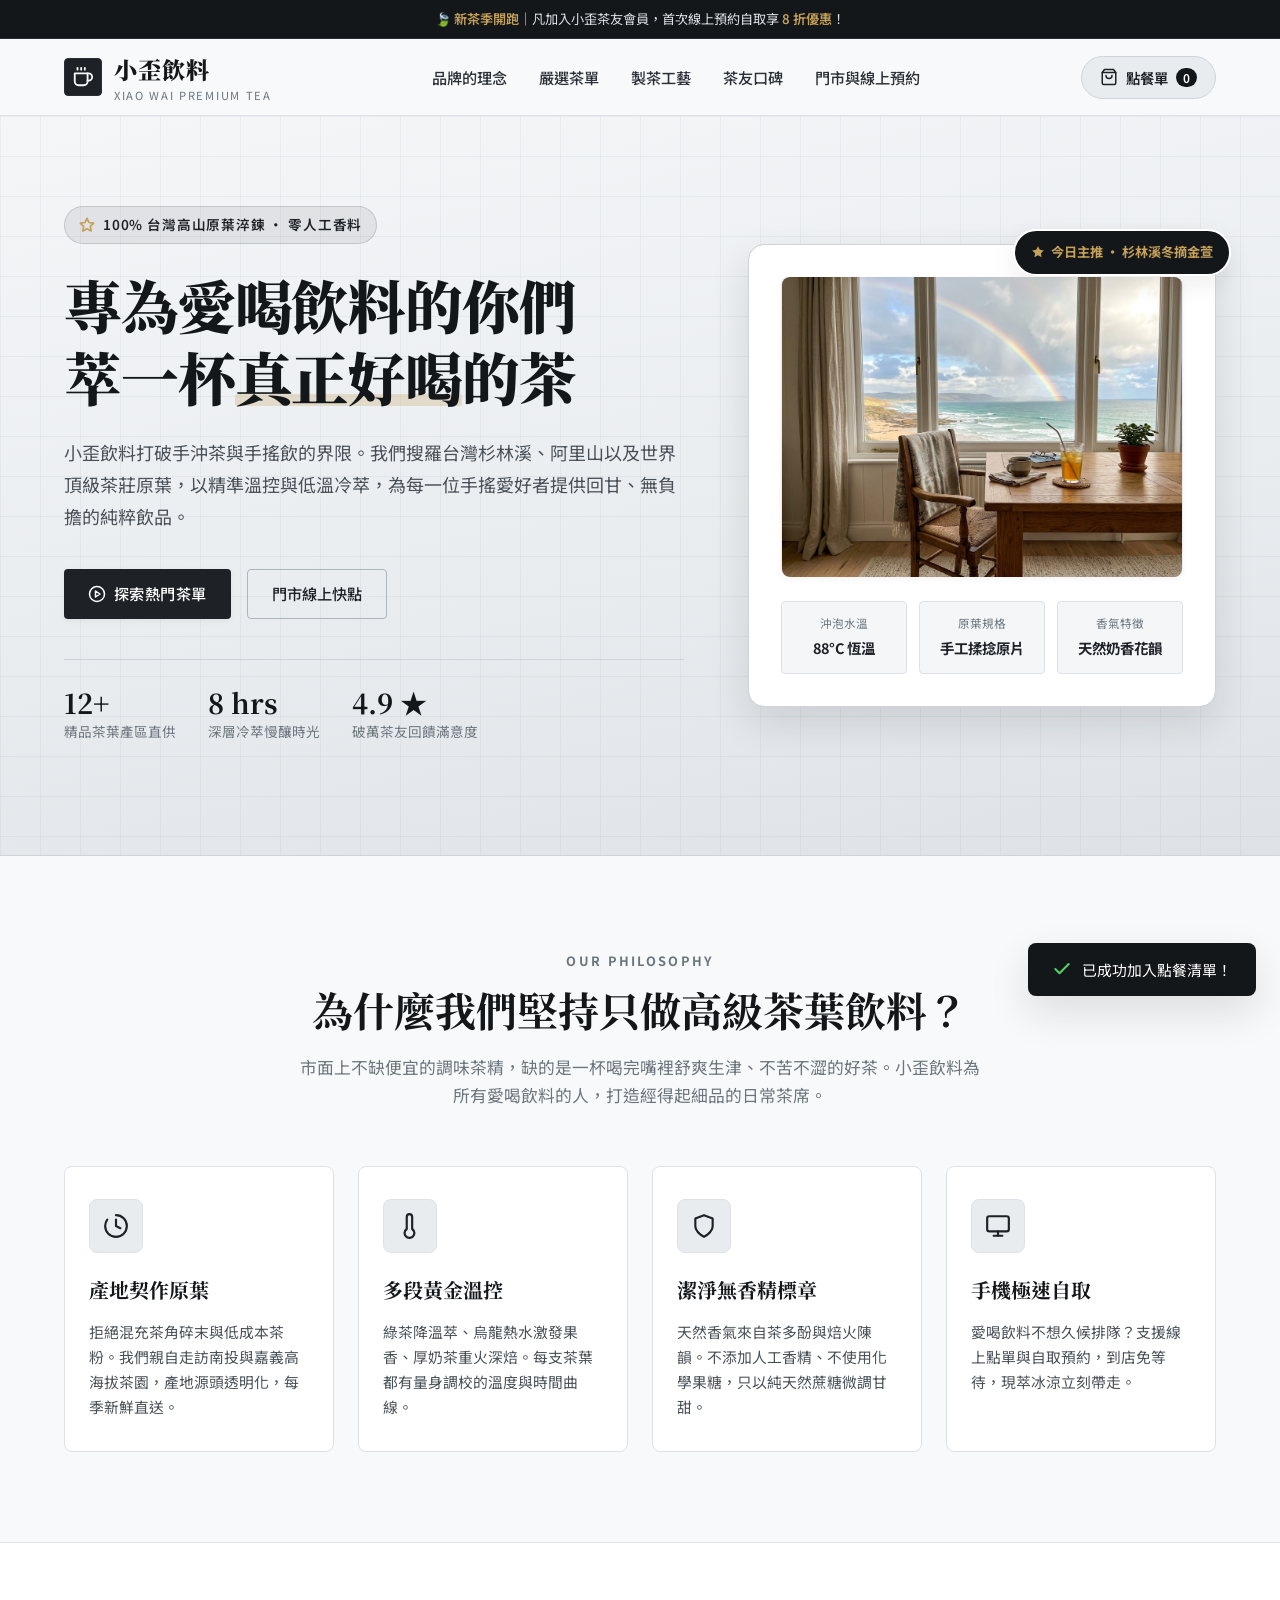
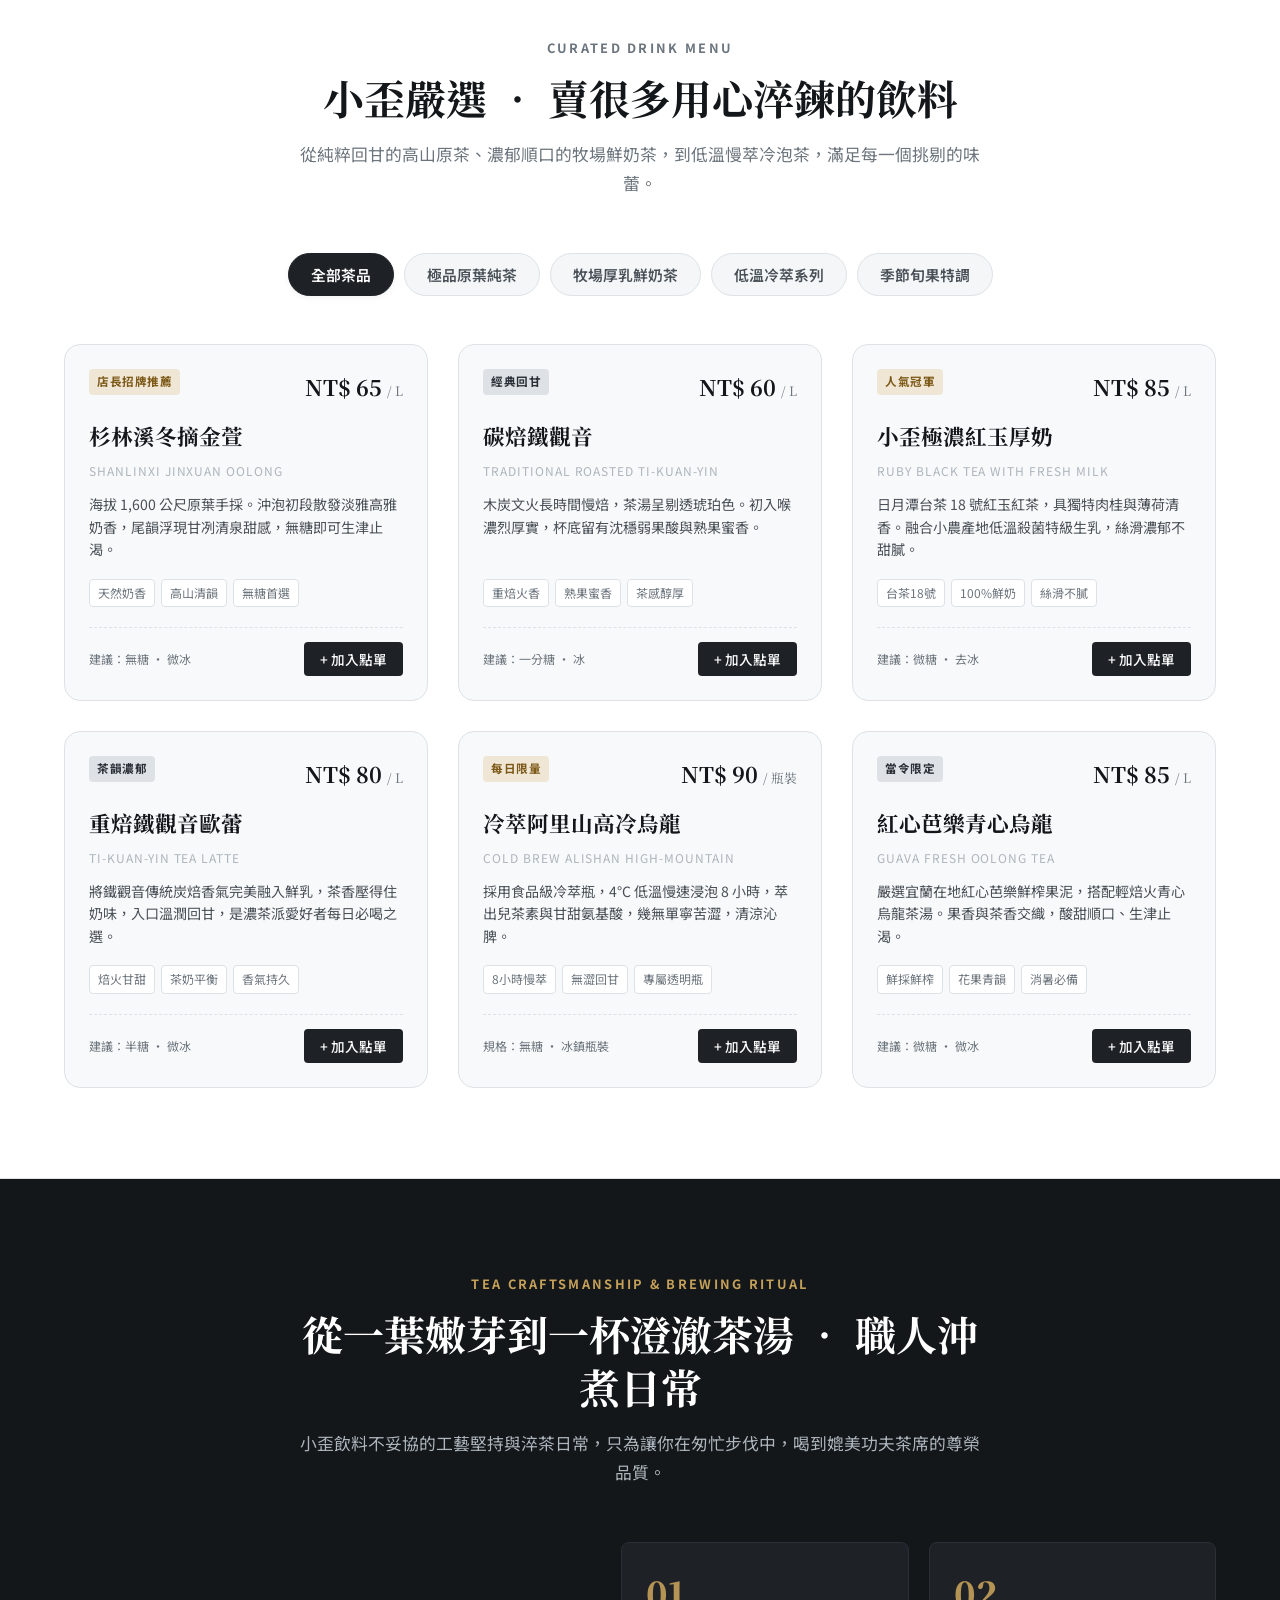
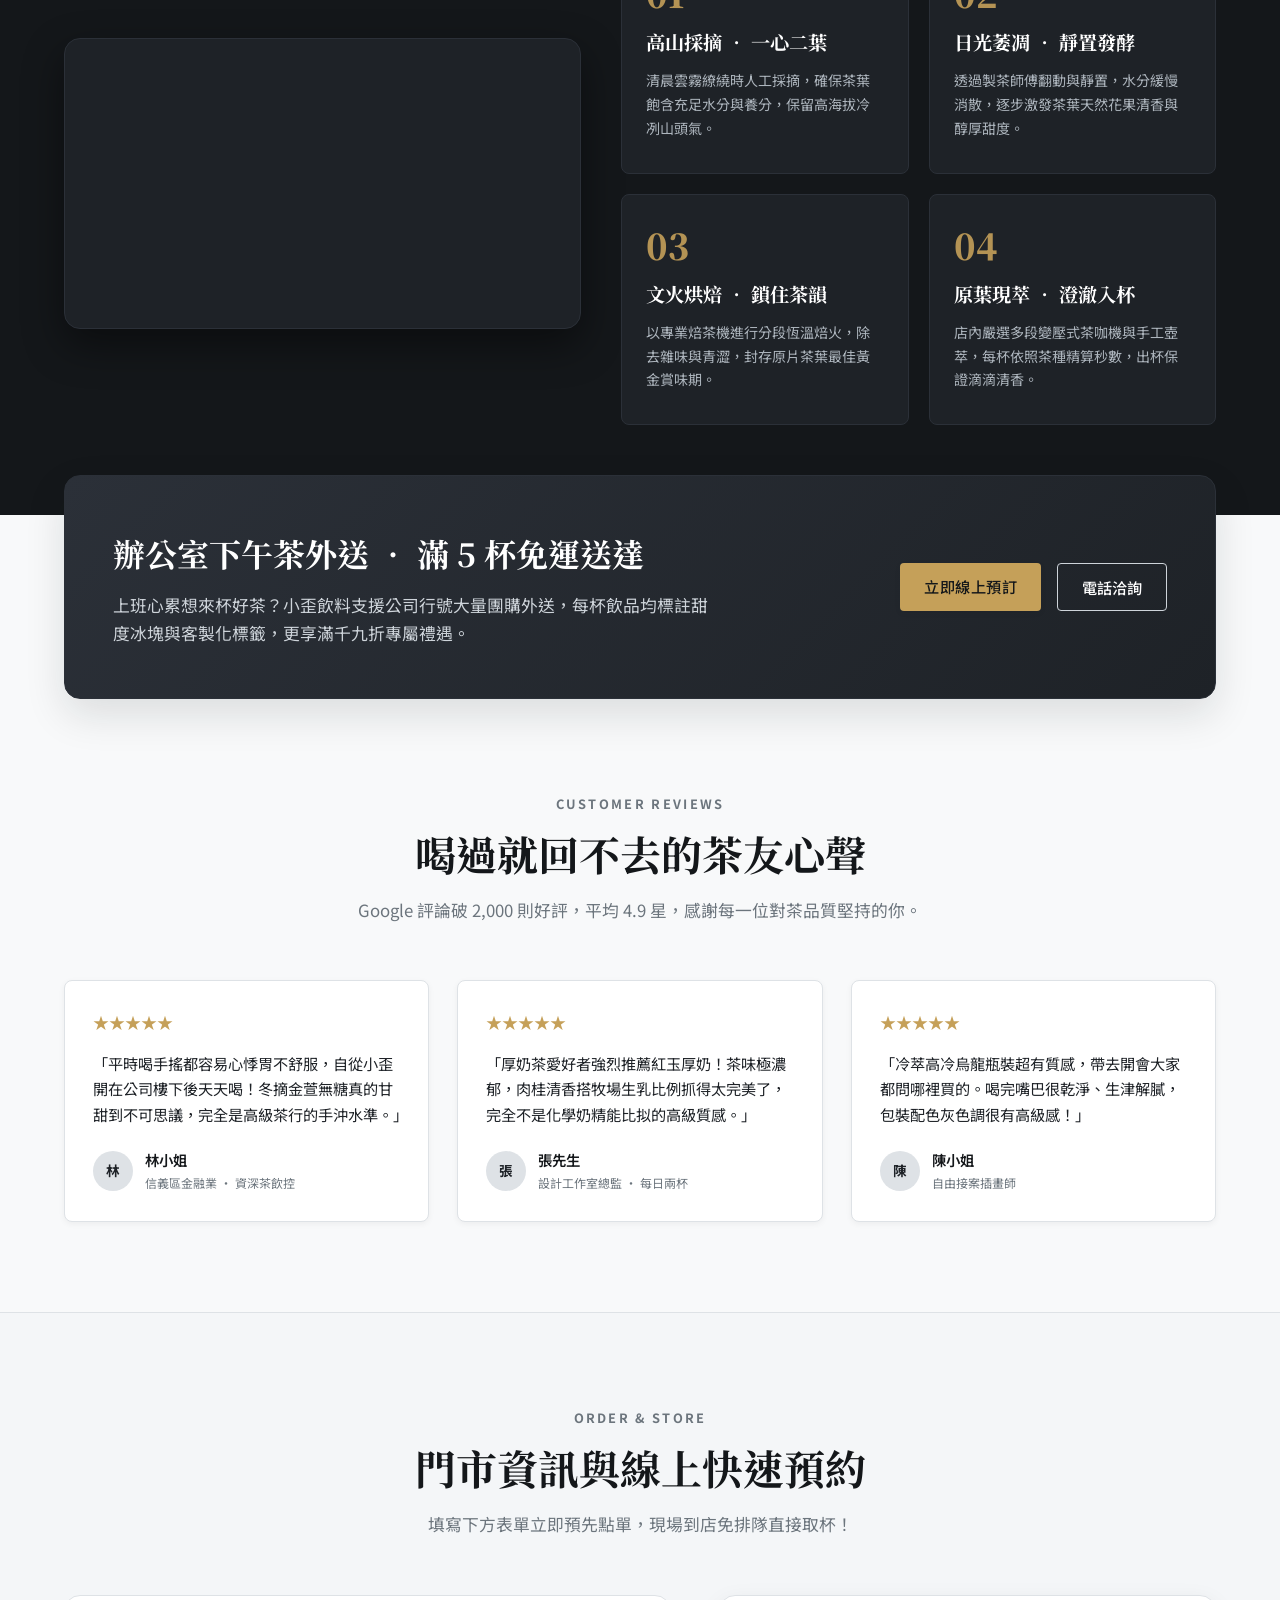
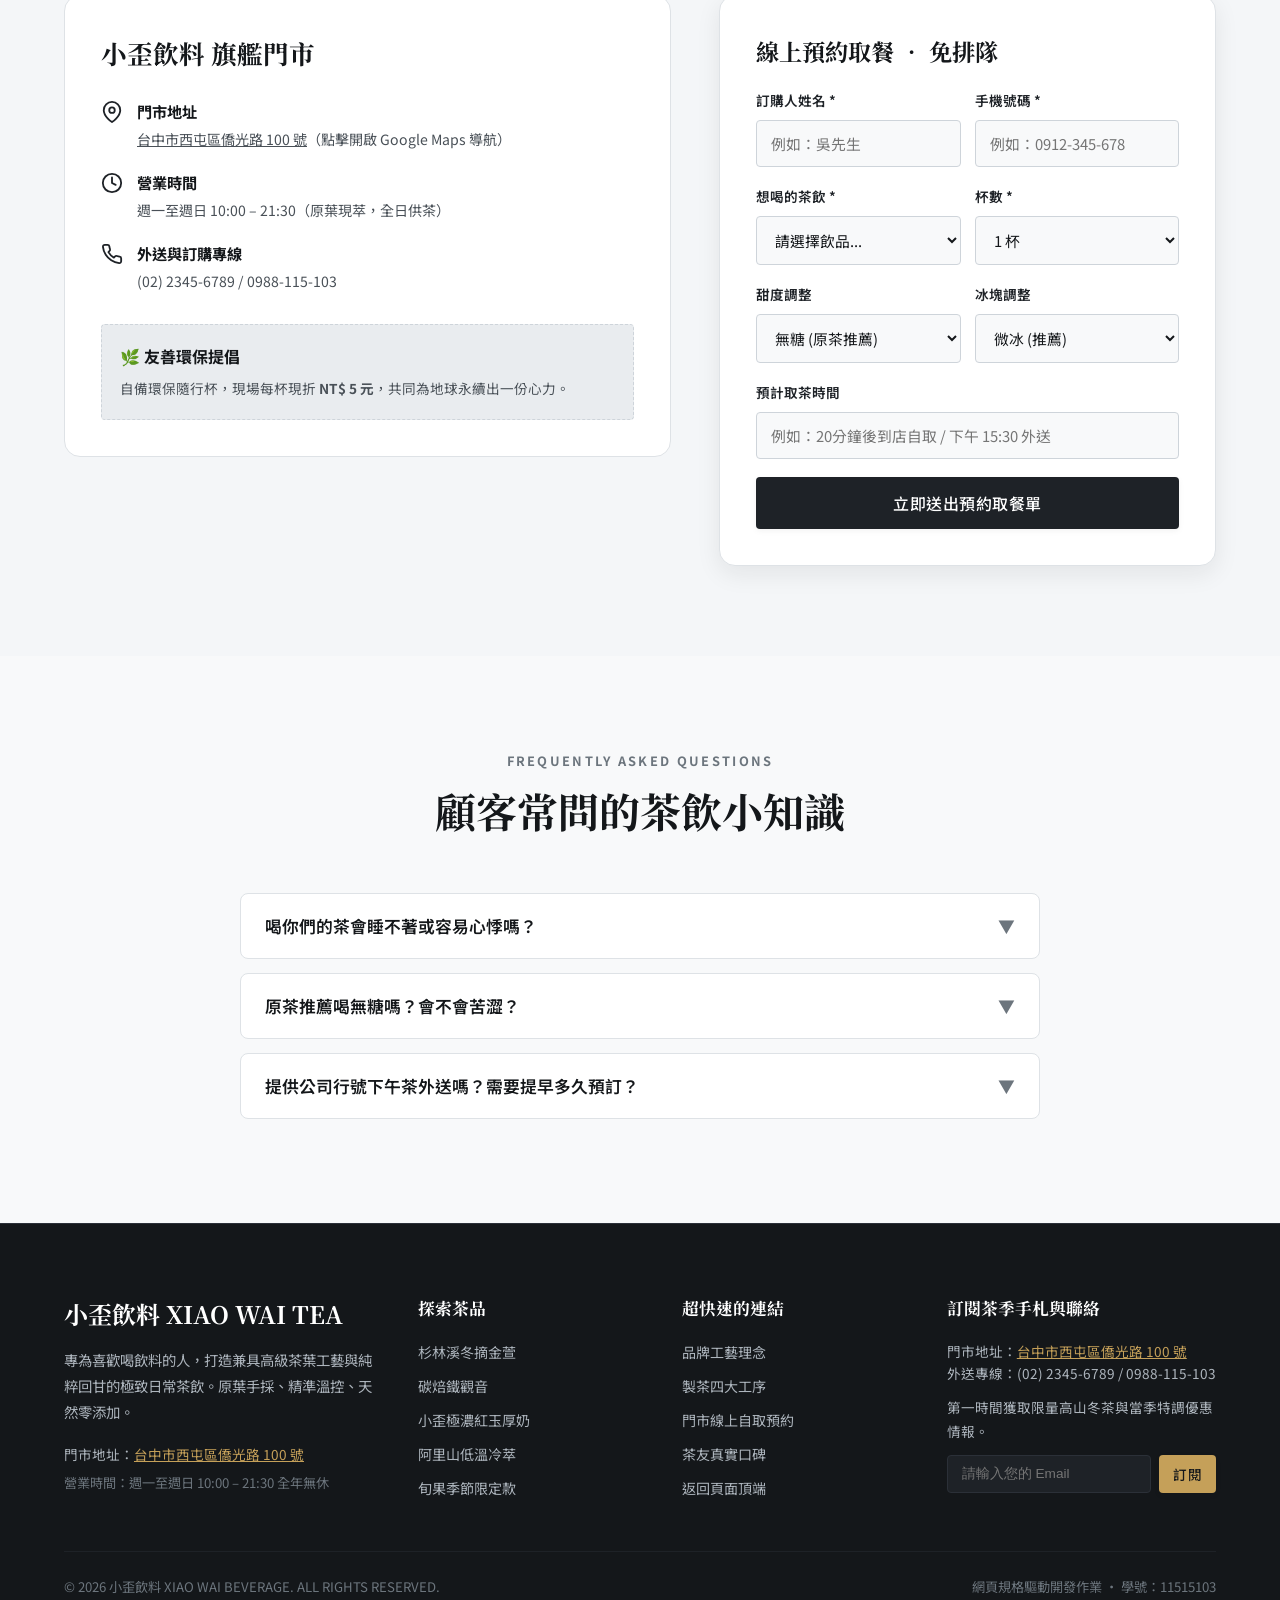
<file: onepage3/index.html>
<!DOCTYPE html>
<html lang="zh-Hant">
<head>
  <meta charset="UTF-8">
  <meta name="viewport" content="width=device-width, initial-scale=1.0">
  <title>小歪飲料 XIAO WAI TEA ｜ 高級茶葉現萃飲品專門店</title>
  <meta name="description" content="小歪飲料專注於高級原葉茶飲，嚴選台灣高山與世界名莊茶葉，低溫慢萃、原葉現泡，為愛喝飲料的你獻上純粹回甘的極致杯中風味。">
  <!-- Google Fonts -->
  <link rel="preconnect" href="https://fonts.googleapis.com">
  <link rel="preconnect" href="https://fonts.gstatic.com" crossorigin>
  <link href="https://fonts.googleapis.com/css2?family=Noto+Sans+TC:wght@300;400;500;700&family=Noto+Serif+TC:wght@500;700;900&display=swap" rel="stylesheet">
  
  <style>
    /* ==========================================================================
       CSS Variables - 以高階茶葉與灰色調 (Grey Aesthetic) 為主核心
       ========================================================================== */
    :root {
      --color-charcoal-900: #14171a;
      --color-charcoal-800: #1e2227;
      --color-charcoal-700: #2b3038;
      --color-slate-600: #495057;
      --color-grey-500: #6c757d;
      --color-grey-400: #adb5bd;
      --color-grey-300: #ced4da;
      --color-grey-200: #dee2e6;
      --color-grey-100: #e9ecef;
      --color-grey-50: #f4f6f8;
      --color-grey-pure: #f8f9fa;
      --color-white: #ffffff;
      
      /* 高級茶韻點綴色 (高雅低調金銀茶香感) */
      --color-tea-gold: #c5a059;
      --color-tea-gold-hover: #b08d46;
      --color-tea-green: #52634f;
      --color-badge-bg: #e3e7eb;

      --font-sans: 'Noto Sans TC', -apple-system, BlinkMacSystemFont, "Segoe UI", Roboto, sans-serif;
      --font-serif: 'Noto Serif TC', "Songti TC", Georgia, serif;
      
      --radius-sm: 4px;
      --radius-md: 8px;
      --radius-lg: 16px;
      --radius-full: 9999px;
      
      --shadow-sm: 0 2px 6px rgba(20, 23, 26, 0.05);
      --shadow-md: 0 8px 24px rgba(20, 23, 26, 0.08);
      --shadow-lg: 0 16px 40px rgba(20, 23, 26, 0.12);
      
      --transition: all 0.3s cubic-bezier(0.16, 1, 0.3, 1);
    }

    /* Reset & Base Styles */
    *, *::before, *::after {
      box-sizing: border-box;
      margin: 0;
      padding: 0;
    }

    html {
      scroll-behavior: smooth;
      font-size: 16px;
    }

    body {
      font-family: var(--font-sans);
      background-color: var(--color-grey-pure);
      color: var(--color-charcoal-800);
      line-height: 1.7;
      -webkit-font-smoothing: antialiased;
      overflow-x: hidden;
    }

    a {
      color: inherit;
      text-decoration: none;
      transition: var(--transition);
    }

    ul, ol {
      list-style: none;
    }

    button {
      font-family: inherit;
      cursor: pointer;
      border: none;
      background: none;
      transition: var(--transition);
    }

    img, svg {
      display: block;
      max-width: 100%;
    }

    .container {
      width: 100%;
      max-width: 1200px;
      margin: 0 auto;
      padding: 0 24px;
    }

    /* ==========================================================================
       Top Announcement Bar
       ========================================================================== */
    .announcement-bar {
      background-color: var(--color-charcoal-900);
      color: var(--color-grey-200);
      font-size: 0.825rem;
      padding: 8px 16px;
      text-align: center;
      display: flex;
      justify-content: center;
      align-items: center;
      gap: 12px;
      border-bottom: 1px solid var(--color-charcoal-700);
    }

    .announcement-bar strong {
      color: var(--color-tea-gold);
      font-weight: 600;
    }

    /* ==========================================================================
       Header & Navigation
       ========================================================================== */
    .site-header {
      position: sticky;
      top: 0;
      z-index: 1000;
      background: rgba(248, 249, 250, 0.94);
      backdrop-filter: blur(12px);
      -webkit-backdrop-filter: blur(12px);
      border-bottom: 1px solid var(--color-grey-200);
      transition: var(--transition);
    }

    .nav-wrapper {
      display: flex;
      align-items: center;
      justify-content: space-between;
      height: 76px;
    }

    .brand-logo {
      display: flex;
      align-items: center;
      gap: 12px;
      font-family: var(--font-serif);
      font-size: 1.45rem;
      font-weight: 900;
      letter-spacing: 0.05em;
      color: var(--color-charcoal-900);
    }

    .logo-symbol {
      width: 38px;
      height: 38px;
      background: var(--color-charcoal-800);
      color: var(--color-grey-pure);
      border-radius: var(--radius-sm);
      display: flex;
      align-items: center;
      justify-content: center;
      border: 1px solid var(--color-charcoal-700);
    }

    .brand-sub {
      font-family: var(--font-sans);
      font-size: 0.7rem;
      color: var(--color-grey-500);
      letter-spacing: 0.15em;
      display: block;
      font-weight: 400;
      text-transform: uppercase;
      margin-top: -3px;
    }

    .nav-menu {
      display: flex;
      align-items: center;
      gap: 32px;
    }

    .nav-link {
      font-size: 0.95rem;
      font-weight: 500;
      color: var(--color-charcoal-700);
      position: relative;
      padding: 6px 0;
    }

    .nav-link::after {
      content: '';
      position: absolute;
      bottom: 0;
      left: 0;
      width: 0;
      height: 2px;
      background: var(--color-charcoal-800);
      transition: width 0.25s ease;
    }

    .nav-link:hover {
      color: var(--color-charcoal-900);
    }

    .nav-link:hover::after {
      width: 100%;
    }

    .nav-actions {
      display: flex;
      align-items: center;
      gap: 16px;
    }

    .btn-cart-tray {
      position: relative;
      background: var(--color-grey-100);
      color: var(--color-charcoal-800);
      padding: 10px 18px;
      border-radius: var(--radius-full);
      font-size: 0.9rem;
      font-weight: 600;
      display: flex;
      align-items: center;
      gap: 8px;
      border: 1px solid var(--color-grey-300);
    }

    .btn-cart-tray:hover {
      background: var(--color-grey-200);
    }

    .cart-counter {
      background: var(--color-charcoal-900);
      color: var(--color-white);
      border-radius: var(--radius-full);
      font-size: 0.75rem;
      padding: 1px 7px;
      min-width: 20px;
      text-align: center;
    }

    .btn-primary {
      background-color: var(--color-charcoal-800);
      color: var(--color-white);
      padding: 11px 24px;
      border-radius: var(--radius-sm);
      font-weight: 500;
      font-size: 0.95rem;
      letter-spacing: 0.03em;
      box-shadow: var(--shadow-sm);
      display: inline-flex;
      align-items: center;
      gap: 8px;
    }

    .btn-primary:hover {
      background-color: var(--color-charcoal-900);
      transform: translateY(-2px);
      box-shadow: var(--shadow-md);
    }

    .btn-outline {
      border: 1px solid var(--color-grey-400);
      color: var(--color-charcoal-800);
      padding: 11px 24px;
      border-radius: var(--radius-sm);
      font-weight: 500;
      font-size: 0.95rem;
      display: inline-flex;
      align-items: center;
      gap: 8px;
    }

    .btn-outline:hover {
      background-color: var(--color-grey-200);
      border-color: var(--color-charcoal-700);
    }

    /* Mobile Hamburger */
    .mobile-toggle {
      display: none;
      flex-direction: column;
      gap: 5px;
      width: 30px;
      height: 24px;
      justify-content: center;
    }

    .mobile-toggle span {
      display: block;
      height: 2px;
      width: 100%;
      background: var(--color-charcoal-800);
      transition: var(--transition);
    }

    /* ==========================================================================
       Hero Section
       ========================================================================== */
    .hero-section {
      position: relative;
      padding: 90px 0 110px;
      background: linear-gradient(170deg, #f4f6f8 0%, #e9ecef 60%, #dee2e6 100%);
      border-bottom: 1px solid var(--color-grey-300);
      overflow: hidden;
    }

    /* Subtle Architectural Tea Grid background pattern */
    .hero-section::before {
      content: "";
      position: absolute;
      top: 0;
      left: 0;
      width: 100%;
      height: 100%;
      background-image: 
        linear-gradient(rgba(108, 117, 125, 0.07) 1px, transparent 1px),
        linear-gradient(90deg, rgba(108, 117, 125, 0.07) 1px, transparent 1px);
      background-size: 40px 40px;
      pointer-events: none;
    }

    .hero-grid {
      display: grid;
      grid-template-columns: 1.15fr 0.85fr;
      gap: 50px;
      align-items: center;
      position: relative;
      z-index: 2;
    }

    .hero-content {
      max-width: 620px;
    }

    .hero-tag {
      display: inline-flex;
      align-items: center;
      gap: 8px;
      padding: 6px 14px;
      background: rgba(30, 34, 39, 0.08);
      border: 1px solid rgba(73, 80, 87, 0.2);
      border-radius: var(--radius-full);
      font-size: 0.85rem;
      font-weight: 600;
      color: var(--color-charcoal-800);
      margin-bottom: 24px;
      letter-spacing: 0.06em;
    }

    .hero-tag svg {
      color: var(--color-tea-gold);
    }

    .hero-title {
      font-family: var(--font-serif);
      font-size: clamp(2.4rem, 4.5vw, 3.8rem);
      line-height: 1.25;
      font-weight: 900;
      color: var(--color-charcoal-900);
      margin-bottom: 24px;
      letter-spacing: -0.02em;
    }

    .hero-title span.highlight-tea {
      position: relative;
      display: inline-block;
      color: var(--color-charcoal-900);
    }

    .hero-title span.highlight-tea::after {
      content: "";
      position: absolute;
      bottom: 6px;
      left: 0;
      width: 100%;
      height: 12px;
      background: rgba(197, 160, 89, 0.28);
      z-index: -1;
      border-radius: 2px;
    }

    .hero-desc {
      font-size: 1.125rem;
      color: var(--color-slate-600);
      margin-bottom: 36px;
      line-height: 1.8;
    }

    .hero-cta-group {
      display: flex;
      flex-wrap: wrap;
      gap: 16px;
      margin-bottom: 40px;
    }

    .hero-metrics {
      display: flex;
      gap: 32px;
      padding-top: 28px;
      border-top: 1px solid var(--color-grey-300);
    }

    .metric-item strong {
      display: block;
      font-family: var(--font-serif);
      font-size: 1.7rem;
      color: var(--color-charcoal-900);
      line-height: 1.1;
    }

    .metric-item span {
      font-size: 0.85rem;
      color: var(--color-grey-500);
    }

    /* Hero Visual Card (Artisan Tea Artwork) */
    .hero-visual {
      position: relative;
    }

    .tea-hero-img-wrap {
      width: 100%;
      display: flex;
      justify-content: center;
      align-items: center;
      overflow: hidden;
      border-radius: var(--radius-md);
      box-shadow: var(--shadow-sm);
      background-color: var(--color-grey-100);
      margin-bottom: 24px;
    }

    .hero-tea-img {
      width: 400px;
      height: 300px;
      max-width: 100%;
      height: auto;
      aspect-ratio: 4 / 3;
      object-fit: cover;
      display: block;
      border-radius: var(--radius-md);
      transition: var(--transition);
    }

    .hero-tea-img:hover {
      transform: scale(1.02);
    }

    .tea-hero-card {
      background: var(--color-white);
      border: 1px solid var(--color-grey-300);
      border-radius: var(--radius-lg);
      padding: 32px;
      box-shadow: var(--shadow-lg);
      position: relative;
      background-clip: padding-box;
    }

    .tea-hero-art {
      width: 100%;
      height: 290px;
      background: linear-gradient(135deg, #2b3038 0%, #1e2227 100%);
      border-radius: var(--radius-md);
      display: flex;
      flex-direction: column;
      align-items: center;
      justify-content: center;
      position: relative;
      overflow: hidden;
      border: 1px solid var(--color-charcoal-700);
      color: var(--color-grey-pure);
    }

    .tea-hero-art::before {
      content: "";
      position: absolute;
      width: 220px;
      height: 220px;
      border-radius: 50%;
      background: radial-gradient(circle, rgba(197, 160, 89, 0.22) 0%, transparent 70%);
      filter: blur(20px);
    }

    .floating-cup {
      animation: float 4s ease-in-out infinite;
      z-index: 2;
    }

    @keyframes float {
      0%, 100% { transform: translateY(0); }
      50% { transform: translateY(-8px); }
    }

    .tea-spec-row {
      margin-top: 24px;
      display: grid;
      grid-template-columns: repeat(3, 1fr);
      gap: 12px;
      text-align: center;
    }

    .tea-spec-box {
      background: var(--color-grey-50);
      padding: 12px 8px;
      border-radius: var(--radius-sm);
      border: 1px solid var(--color-grey-200);
    }

    .tea-spec-box small {
      font-size: 0.725rem;
      color: var(--color-grey-500);
      display: block;
    }

    .tea-spec-box span {
      font-weight: 700;
      color: var(--color-charcoal-800);
      font-size: 0.9rem;
    }

    .floating-promo-badge {
      position: absolute;
      top: -16px;
      right: -16px;
      background: var(--color-charcoal-900);
      color: var(--color-tea-gold);
      border: 2px solid var(--color-white);
      padding: 10px 16px;
      border-radius: var(--radius-full);
      font-size: 0.825rem;
      font-weight: 700;
      box-shadow: var(--shadow-md);
      display: flex;
      align-items: center;
      gap: 6px;
    }

    /* ==========================================================================
       Features / Why Xiao Wai
       ========================================================================== */
    .section-py {
      padding: 90px 0;
    }

    .section-header {
      text-align: center;
      max-width: 680px;
      margin: 0 auto 56px;
    }

    .section-eyebrow {
      font-size: 0.8rem;
      font-weight: 700;
      text-transform: uppercase;
      letter-spacing: 0.18em;
      color: var(--color-grey-500);
      margin-bottom: 12px;
      display: inline-block;
    }

    .section-title {
      font-family: var(--font-serif);
      font-size: clamp(1.8rem, 3.2vw, 2.6rem);
      color: var(--color-charcoal-900);
      line-height: 1.3;
      margin-bottom: 16px;
    }

    .section-subtitle {
      color: var(--color-grey-500);
      font-size: 1.05rem;
    }

    .features-grid {
      display: grid;
      grid-template-columns: repeat(4, 1fr);
      gap: 24px;
    }

    .feature-card {
      background: var(--color-white);
      border: 1px solid var(--color-grey-200);
      padding: 32px 24px;
      border-radius: var(--radius-md);
      transition: var(--transition);
      position: relative;
    }

    .feature-card:hover {
      transform: translateY(-6px);
      box-shadow: var(--shadow-md);
      border-color: var(--color-grey-400);
    }

    .feature-icon-wrapper {
      width: 54px;
      height: 54px;
      background: var(--color-grey-100);
      color: var(--color-charcoal-800);
      border-radius: var(--radius-md);
      display: flex;
      align-items: center;
      justify-content: center;
      margin-bottom: 20px;
      border: 1px solid var(--color-grey-200);
    }

    .feature-title {
      font-family: var(--font-serif);
      font-size: 1.25rem;
      font-weight: 700;
      color: var(--color-charcoal-900);
      margin-bottom: 12px;
    }

    .feature-desc {
      color: var(--color-slate-600);
      font-size: 0.925rem;
      line-height: 1.7;
    }

    /* ==========================================================================
       Drink Menu Section - 賣很多飲料 (Rich Menu & Filter)
       ========================================================================== */
    .menu-section {
      background: var(--color-white);
      border-top: 1px solid var(--color-grey-200);
      border-bottom: 1px solid var(--color-grey-200);
    }

    .menu-tabs {
      display: flex;
      justify-content: center;
      flex-wrap: wrap;
      gap: 10px;
      margin-bottom: 48px;
    }

    .tab-btn {
      padding: 10px 22px;
      border-radius: var(--radius-full);
      font-size: 0.925rem;
      font-weight: 600;
      color: var(--color-slate-600);
      background: var(--color-grey-50);
      border: 1px solid var(--color-grey-200);
      transition: var(--transition);
    }

    .tab-btn:hover {
      background: var(--color-grey-100);
      color: var(--color-charcoal-900);
    }

    .tab-btn.active {
      background: var(--color-charcoal-800);
      color: var(--color-white);
      border-color: var(--color-charcoal-800);
      box-shadow: var(--shadow-sm);
    }

    .menu-grid {
      display: grid;
      grid-template-columns: repeat(3, 1fr);
      gap: 30px;
    }

    .drink-card {
      background: var(--color-grey-pure);
      border: 1px solid var(--color-grey-200);
      border-radius: var(--radius-lg);
      padding: 24px;
      display: flex;
      flex-direction: column;
      transition: var(--transition);
      position: relative;
    }

    .drink-card:hover {
      box-shadow: var(--shadow-md);
      border-color: var(--color-grey-400);
      transform: translateY(-4px);
    }

    .drink-header {
      display: flex;
      justify-content: space-between;
      align-items: flex-start;
      margin-bottom: 12px;
    }

    .drink-badge {
      font-size: 0.725rem;
      font-weight: 700;
      padding: 3px 8px;
      background: var(--color-grey-200);
      color: var(--color-charcoal-700);
      border-radius: var(--radius-sm);
      letter-spacing: 0.05em;
    }

    .drink-badge.special {
      background: #efe6d5;
      color: #7d5918;
    }

    .drink-price {
      font-family: var(--font-serif);
      font-size: 1.35rem;
      font-weight: 700;
      color: var(--color-charcoal-900);
    }

    .drink-price small {
      font-size: 0.8rem;
      color: var(--color-grey-500);
      font-weight: normal;
    }

    .drink-name {
      font-family: var(--font-serif);
      font-size: 1.35rem;
      color: var(--color-charcoal-900);
      margin-bottom: 6px;
    }

    .drink-subname {
      font-size: 0.75rem;
      color: var(--color-grey-400);
      letter-spacing: 0.08em;
      text-transform: uppercase;
      margin-bottom: 12px;
    }

    .drink-desc {
      font-size: 0.88rem;
      color: var(--color-slate-600);
      line-height: 1.6;
      margin-bottom: 18px;
      flex-grow: 1;
    }

    .drink-flavor-tags {
      display: flex;
      flex-wrap: wrap;
      gap: 6px;
      margin-bottom: 20px;
    }

    .flavor-tag {
      font-size: 0.75rem;
      background: var(--color-white);
      color: var(--color-grey-500);
      padding: 3px 8px;
      border-radius: var(--radius-sm);
      border: 1px solid var(--color-grey-200);
    }

    .drink-card-footer {
      display: flex;
      align-items: center;
      justify-content: space-between;
      padding-top: 14px;
      border-top: 1px dashed var(--color-grey-200);
    }

    .sugar-ice-tip {
      font-size: 0.75rem;
      color: var(--color-grey-500);
    }

    .btn-add-drink {
      background: var(--color-charcoal-800);
      color: var(--color-white);
      padding: 7px 16px;
      border-radius: var(--radius-sm);
      font-size: 0.85rem;
      font-weight: 500;
      display: inline-flex;
      align-items: center;
      gap: 6px;
    }

    .btn-add-drink:hover {
      background: var(--color-charcoal-900);
    }

    /* ==========================================================================
       Artisanal Process (製茶工藝與堅持)
       ========================================================================== */
    .process-section {
      background: var(--color-charcoal-900);
      color: var(--color-grey-pure);
      position: relative;
    }

    .process-section .section-eyebrow {
      color: var(--color-tea-gold);
    }

    .process-section .section-title {
      color: var(--color-white);
    }

    .process-section .section-subtitle {
      color: var(--color-grey-400);
    }

    /* 沖煮日常與製茶工藝區 - 兩欄網格 (左為影片崁入、右為文字與步驟) */
    .craft-layout {
      display: grid;
      grid-template-columns: 0.93fr 1.07fr;
      gap: 40px;
      align-items: center;
      margin-top: 48px;
    }

    .craft-video-wrap {
      width: 100%;
      border-radius: var(--radius-lg);
      overflow: hidden;
      box-shadow: 0 16px 40px rgba(0, 0, 0, 0.45);
      background: var(--color-charcoal-800);
      aspect-ratio: 16 / 9;
      border: 1px solid var(--color-charcoal-700);
    }

    .craft-video-wrap iframe {
      width: 100%;
      height: 100%;
      display: block;
      border: 0;
    }

    .process-steps-vertical {
      display: grid;
      grid-template-columns: repeat(2, 1fr);
      gap: 20px;
    }

    .process-timeline {
      display: grid;
      grid-template-columns: repeat(4, 1fr);
      gap: 28px;
      margin-top: 48px;
      position: relative;
    }

    .process-step {
      background: var(--color-charcoal-800);
      border: 1px solid var(--color-charcoal-700);
      padding: 32px 24px;
      border-radius: var(--radius-md);
      position: relative;
    }

    .process-num {
      font-family: var(--font-serif);
      font-size: 2.2rem;
      font-weight: 900;
      color: var(--color-tea-gold);
      line-height: 1;
      margin-bottom: 16px;
      display: block;
      opacity: 0.9;
    }

    .process-name {
      font-size: 1.2rem;
      font-family: var(--font-serif);
      color: var(--color-white);
      margin-bottom: 10px;
    }

    .process-text {
      font-size: 0.88rem;
      color: var(--color-grey-400);
      line-height: 1.7;
    }

    /* ==========================================================================
       Promotions & Attract Banner (吸引客戶來買飲料)
       ========================================================================== */
    .promo-banner {
      background: linear-gradient(135deg, #2b3038 0%, #1e2227 100%);
      color: var(--color-white);
      border-radius: var(--radius-lg);
      padding: 50px 48px;
      display: flex;
      align-items: center;
      justify-content: space-between;
      gap: 40px;
      box-shadow: var(--shadow-lg);
      border: 1px solid var(--color-charcoal-700);
      margin-top: -40px;
      position: relative;
      z-index: 5;
    }

    .promo-content h3 {
      font-family: var(--font-serif);
      font-size: 2rem;
      margin-bottom: 10px;
      color: var(--color-white);
    }

    .promo-content p {
      color: var(--color-grey-300);
      font-size: 1.05rem;
      max-width: 600px;
    }

    .promo-actions {
      display: flex;
      gap: 16px;
      flex-shrink: 0;
    }

    /* ==========================================================================
       Customer Reviews / Social Proof
       ========================================================================== */
    .reviews-grid {
      display: grid;
      grid-template-columns: repeat(3, 1fr);
      gap: 28px;
    }

    .review-card {
      background: var(--color-white);
      border: 1px solid var(--color-grey-200);
      border-radius: var(--radius-md);
      padding: 28px;
      box-shadow: var(--shadow-sm);
    }

    .review-stars {
      display: flex;
      gap: 4px;
      color: var(--color-tea-gold);
      margin-bottom: 14px;
    }

    .review-quote {
      font-size: 0.95rem;
      color: var(--color-charcoal-800);
      line-height: 1.7;
      margin-bottom: 20px;
    }

    .reviewer-info {
      display: flex;
      align-items: center;
      gap: 12px;
    }

    .reviewer-avatar {
      width: 40px;
      height: 40px;
      background: var(--color-grey-200);
      color: var(--color-charcoal-800);
      font-weight: 700;
      border-radius: 50%;
      display: flex;
      align-items: center;
      justify-content: center;
      font-size: 0.85rem;
    }

    .reviewer-name {
      font-weight: 600;
      font-size: 0.9rem;
      color: var(--color-charcoal-900);
    }

    .reviewer-tag {
      font-size: 0.75rem;
      color: var(--color-grey-500);
    }

    /* ==========================================================================
       Quick Order & Store Info Section
       ========================================================================== */
    .order-store-section {
      background: var(--color-grey-50);
      border-top: 1px solid var(--color-grey-200);
    }

    .order-store-grid {
      display: grid;
      grid-template-columns: 1.1fr 0.9fr;
      gap: 48px;
      align-items: start;
    }

    .store-info-box {
      background: var(--color-white);
      border: 1px solid var(--color-grey-200);
      border-radius: var(--radius-lg);
      padding: 36px;
    }

    .store-title {
      font-family: var(--font-serif);
      font-size: 1.6rem;
      margin-bottom: 24px;
      color: var(--color-charcoal-900);
    }

    .info-list {
      display: flex;
      flex-direction: column;
      gap: 18px;
      margin-bottom: 30px;
    }

    .info-item {
      display: flex;
      align-items: flex-start;
      gap: 14px;
    }

    .info-icon {
      color: var(--color-charcoal-800);
      margin-top: 2px;
      flex-shrink: 0;
    }

    .info-text strong {
      display: block;
      color: var(--color-charcoal-900);
      font-size: 0.95rem;
    }

    .info-text span {
      font-size: 0.88rem;
      color: var(--color-slate-600);
    }

    /* Interactive Order Form */
    .order-form-card {
      background: var(--color-white);
      border: 1px solid var(--color-grey-200);
      border-radius: var(--radius-lg);
      padding: 36px;
      box-shadow: var(--shadow-md);
    }

    .form-group {
      margin-bottom: 18px;
    }

    .form-label {
      display: block;
      font-size: 0.85rem;
      font-weight: 600;
      color: var(--color-charcoal-800);
      margin-bottom: 8px;
    }

    .form-input, .form-select, .form-textarea {
      width: 100%;
      padding: 12px 14px;
      border: 1px solid var(--color-grey-300);
      border-radius: var(--radius-sm);
      font-family: inherit;
      font-size: 0.925rem;
      background: var(--color-grey-pure);
      transition: var(--transition);
      color: var(--color-charcoal-900);
    }

    .form-input:focus, .form-select:focus, .form-textarea:focus {
      outline: none;
      border-color: var(--color-charcoal-800);
      background: var(--color-white);
      box-shadow: 0 0 0 3px rgba(33, 37, 41, 0.1);
    }

    .form-row {
      display: grid;
      grid-template-columns: 1fr 1fr;
      gap: 14px;
    }

    /* ==========================================================================
       FAQ Accordion
       ========================================================================== */
    .faq-wrapper {
      max-width: 800px;
      margin: 0 auto;
    }

    .faq-item {
      background: var(--color-white);
      border: 1px solid var(--color-grey-200);
      border-radius: var(--radius-md);
      margin-bottom: 14px;
      overflow: hidden;
      transition: var(--transition);
    }

    .faq-question {
      width: 100%;
      text-align: left;
      padding: 20px 24px;
      font-size: 1.05rem;
      font-weight: 600;
      color: var(--color-charcoal-900);
      display: flex;
      justify-content: space-between;
      align-items: center;
      cursor: pointer;
    }

    .faq-question:hover {
      background: var(--color-grey-50);
    }

    .faq-icon {
      transition: transform 0.3s ease;
      color: var(--color-grey-500);
    }

    .faq-answer {
      max-height: 0;
      overflow: hidden;
      transition: max-height 0.35s ease, padding 0.35s ease;
      background: var(--color-grey-pure);
    }

    .faq-answer-inner {
      padding: 0 24px 20px;
      color: var(--color-slate-600);
      font-size: 0.925rem;
      line-height: 1.7;
    }

    .faq-item.active .faq-icon {
      transform: rotate(180deg);
    }

    .faq-item.active .faq-answer {
      max-height: 200px;
    }

    /* ==========================================================================
       Cart / Order Modal
       ========================================================================== */
    .modal-overlay {
      position: fixed;
      top: 0;
      left: 0;
      width: 100%;
      height: 100%;
      background: rgba(20, 23, 26, 0.6);
      backdrop-filter: blur(4px);
      z-index: 2000;
      display: none;
      align-items: center;
      justify-content: center;
      padding: 20px;
    }

    .modal-overlay.active {
      display: flex;
    }

    .modal-box {
      background: var(--color-white);
      border-radius: var(--radius-lg);
      width: 100%;
      max-width: 520px;
      max-height: 90vh;
      overflow-y: auto;
      box-shadow: var(--shadow-lg);
      padding: 32px;
      animation: modalFadeIn 0.25s ease;
    }

    @keyframes modalFadeIn {
      from { opacity: 0; transform: translateY(15px); }
      to { opacity: 1; transform: translateY(0); }
    }

    .modal-header {
      display: flex;
      justify-content: space-between;
      align-items: center;
      margin-bottom: 20px;
      padding-bottom: 14px;
      border-bottom: 1px solid var(--color-grey-200);
    }

    .modal-title {
      font-family: var(--font-serif);
      font-size: 1.4rem;
      color: var(--color-charcoal-900);
    }

    .modal-close {
      font-size: 1.5rem;
      color: var(--color-grey-500);
      line-height: 1;
      padding: 4px;
    }

    .modal-close:hover {
      color: var(--color-charcoal-900);
    }

    .cart-items-list {
      display: flex;
      flex-direction: column;
      gap: 14px;
      margin-bottom: 24px;
      max-height: 280px;
      overflow-y: auto;
    }

    .cart-item-row {
      display: flex;
      justify-content: space-between;
      align-items: center;
      padding: 10px 14px;
      background: var(--color-grey-50);
      border-radius: var(--radius-sm);
      border: 1px solid var(--color-grey-200);
    }

    .cart-item-name {
      font-weight: 600;
      font-size: 0.95rem;
      color: var(--color-charcoal-900);
    }

    .cart-item-price {
      color: var(--color-charcoal-800);
      font-weight: 700;
    }

    .cart-empty-message {
      text-align: center;
      padding: 30px 0;
      color: var(--color-grey-500);
      font-size: 0.95rem;
    }

    .cart-summary {
      border-top: 1px solid var(--color-grey-200);
      padding-top: 16px;
      margin-bottom: 24px;
    }

    .cart-summary-row {
      display: flex;
      justify-content: space-between;
      font-size: 0.9rem;
      color: var(--color-slate-600);
      margin-bottom: 8px;
    }

    .cart-summary-row.total {
      font-size: 1.25rem;
      font-weight: 700;
      color: var(--color-charcoal-900);
      font-family: var(--font-serif);
      border-top: 1px dashed var(--color-grey-300);
      padding-top: 10px;
      margin-top: 10px;
    }

    /* Toast Notification */
    .toast-msg {
      position: fixed;
      bottom: 24px;
      right: 24px;
      background: var(--color-charcoal-900);
      color: var(--color-white);
      padding: 14px 24px;
      border-radius: var(--radius-md);
      box-shadow: var(--shadow-lg);
      font-size: 0.925rem;
      z-index: 3000;
      display: flex;
      align-items: center;
      gap: 10px;
      transform: translateY(120px);
      transition: transform 0.3s cubic-bezier(0.16, 1, 0.3, 1);
    }

    .toast-msg.show {
      transform: translateY(0);
    }

    /* ==========================================================================
       Footer
       ========================================================================== */
    .site-footer {
      background: var(--color-charcoal-900);
      color: var(--color-grey-400);
      padding: 70px 0 30px;
      border-top: 1px solid var(--color-charcoal-700);
    }

    .footer-grid {
      display: grid;
      grid-template-columns: 1.4fr 1fr 1fr 1.2fr;
      gap: 40px;
      margin-bottom: 50px;
    }

    .footer-brand h4 {
      font-family: var(--font-serif);
      font-size: 1.5rem;
      color: var(--color-white);
      margin-bottom: 12px;
    }

    .footer-brand p {
      font-size: 0.9rem;
      line-height: 1.8;
      color: var(--color-grey-400);
      max-width: 320px;
      margin-bottom: 18px;
    }

    .footer-col h5 {
      font-family: var(--font-serif);
      font-size: 1.05rem;
      color: var(--color-white);
      margin-bottom: 18px;
      position: relative;
    }

    .footer-links {
      display: flex;
      flex-direction: column;
      gap: 10px;
    }

    .footer-links a {
      color: var(--color-grey-400);
      font-size: 0.88rem;
    }

    .footer-links a:hover {
      color: var(--color-white);
      padding-left: 4px;
    }

    .newsletter-form {
      display: flex;
      gap: 8px;
      margin-top: 12px;
    }

    .newsletter-input {
      background: var(--color-charcoal-800);
      border: 1px solid var(--color-charcoal-700);
      padding: 10px 14px;
      border-radius: var(--radius-sm);
      color: var(--color-white);
      font-size: 0.85rem;
      flex-grow: 1;
    }

    .newsletter-input:focus {
      outline: none;
      border-color: var(--color-grey-400);
    }

    .footer-bottom {
      border-top: 1px solid var(--color-charcoal-800);
      padding-top: 24px;
      display: flex;
      justify-content: space-between;
      align-items: center;
      font-size: 0.825rem;
      color: var(--color-grey-500);
    }

    /* Back to top */
    .btn-back-top {
      position: fixed;
      bottom: 24px;
      left: 24px;
      width: 44px;
      height: 44px;
      background: var(--color-white);
      color: var(--color-charcoal-800);
      border: 1px solid var(--color-grey-300);
      border-radius: 50%;
      display: flex;
      align-items: center;
      justify-content: center;
      box-shadow: var(--shadow-md);
      z-index: 999;
      opacity: 0;
      visibility: hidden;
      transition: var(--transition);
    }

    .btn-back-top.visible {
      opacity: 1;
      visibility: visible;
    }

    .btn-back-top:hover {
      background: var(--color-charcoal-900);
      color: var(--color-white);
      transform: translateY(-3px);
    }

    /* ==========================================================================
       Responsive Media Queries
       ========================================================================== */
    @media (max-width: 1024px) {
      .hero-grid {
        grid-template-columns: 1fr;
        gap: 40px;
      }
      .features-grid {
        grid-template-columns: repeat(2, 1fr);
      }
      .menu-grid {
        grid-template-columns: repeat(2, 1fr);
      }
      .craft-layout {
        grid-template-columns: 1fr;
        gap: 32px;
      }
      .process-steps-vertical {
        grid-template-columns: repeat(2, 1fr);
      }
      .process-timeline {
        grid-template-columns: repeat(2, 1fr);
      }
      .footer-grid {
        grid-template-columns: repeat(2, 1fr);
      }
      .order-store-grid {
        grid-template-columns: 1fr;
      }
    }

    @media (max-width: 768px) {
      .nav-menu {
        display: none;
        position: absolute;
        top: 76px;
        left: 0;
        width: 100%;
        background: var(--color-grey-pure);
        border-bottom: 1px solid var(--color-grey-200);
        flex-direction: column;
        padding: 24px;
        gap: 16px;
        box-shadow: var(--shadow-md);
      }

      .nav-menu.open {
        display: flex;
      }

      .mobile-toggle {
        display: flex;
      }

      .promo-banner {
        flex-direction: column;
        text-align: center;
        padding: 36px 24px;
      }

      .promo-actions {
        width: 100%;
        justify-content: center;
      }

      .reviews-grid {
        grid-template-columns: 1fr;
      }

      .features-grid {
        grid-template-columns: 1fr;
      }

      .menu-grid {
        grid-template-columns: 1fr;
      }

      .process-steps-vertical {
        grid-template-columns: 1fr;
      }
      .process-timeline {
        grid-template-columns: 1fr;
      }

      .footer-grid {
        grid-template-columns: 1fr;
      }

      .hero-metrics {
        flex-direction: column;
        gap: 16px;
      }

      .form-row {
        grid-template-columns: 1fr;
      }

      .footer-bottom {
        flex-direction: column;
        gap: 12px;
        text-align: center;
      }
    }
  </style>
</head>
<body>

  <!-- 頂部快訊廣播條 -->
  <div class="announcement-bar">
    <span>🍃 <strong>新茶季開跑</strong>｜凡加入小歪茶友會員，首次線上預約自取享 <strong>8 折優惠</strong>！</span>
  </div>

  <!-- 網站頂部導覽列 -->
  <header class="site-header" id="top">
    <div class="container nav-wrapper">
      <a href="#top" class="brand-logo" aria-label="小歪飲料 首頁">
        <div class="logo-symbol">
          <!-- 簡約茶葉茶盅符號 SVG -->
          <svg width="22" height="22" viewBox="0 0 24 24" fill="none" stroke="currentColor" stroke-width="2" stroke-linecap="round" stroke-linejoin="round">
            <path d="M17 8h1a4 4 0 1 1 0 8h-1"></path>
            <path d="M3 8h14v9a4 4 0 0 1-4 4H7a4 4 0 0 1-4-4Z"></path>
            <line x1="6" y1="2" x2="6" y2="4"></line>
            <line x1="10" y1="2" x2="10" y2="4"></line>
            <line x1="14" y1="2" x2="14" y2="4"></line>
          </svg>
        </div>
        <div>
          小歪飲料
          <span class="brand-sub">Xiao Wai Premium Tea</span>
        </div>
      </a>

      <!-- 導覽連結 -->
      <nav class="nav-menu" id="navMenu" aria-label="主要導覽選單">
        <a href="#about" class="nav-link">品牌的理念</a>
        <a href="#menu" class="nav-link">嚴選茶單</a>
        <a href="#craft" class="nav-link">製茶工藝</a>
        <a href="#reviews" class="nav-link">茶友口碑</a>
        <a href="#store" class="nav-link">門市與線上預約</a>
      </nav>

      <!-- 導覽功能按鈕 -->
      <div class="nav-actions">
        <button class="btn-cart-tray" id="openCartBtn" aria-label="查看點餐單">
          <svg width="18" height="18" viewBox="0 0 24 24" fill="none" stroke="currentColor" stroke-width="2" stroke-linecap="round" stroke-linejoin="round">
            <path d="M6 2 3 6v14a2 2 0 0 0 2 2h14a2 2 0 0 0 2-2V6l-3-4Z"></path>
            <line x1="3" y1="6" x2="21" y2="6"></line>
            <path d="M16 10a4 4 0 0 1-8 0"></path>
          </svg>
          <span>點餐單</span>
          <span class="cart-counter" id="cartCount">0</span>
        </button>

        <a href="#store" class="btn-primary" style="display: none;" id="desktopCta">立即品飲</a>

        <!-- 手機漢堡選單按鈕 -->
        <button class="mobile-toggle" id="mobileToggle" aria-label="展開選單">
          <span></span>
          <span></span>
          <span></span>
        </button>
      </div>
    </div>
  </header>

  <main>
    <!-- ==========================================================================
         Hero 形象首屏
         ========================================================================== -->
    <section class="hero-section">
      <div class="container hero-grid">
        <div class="hero-content">
          <div class="hero-tag">
            <svg width="16" height="16" viewBox="0 0 24 24" fill="none" stroke="currentColor" stroke-width="2.5" stroke-linecap="round" stroke-linejoin="round">
              <polygon points="12 2 15.09 8.26 22 9.27 17 14.14 18.18 21.02 12 17.77 5.82 21.02 7 14.14 2 9.27 8.91 8.26 12 2"></polygon>
            </svg>
            100% 台灣高山原葉淬鍊 ‧ 零人工香料
          </div>
          <h1 class="hero-title">
            專為愛喝飲料的你們<br>
            萃一杯<span class="highlight-tea">真正好喝</span>的茶
          </h1>
          <p class="hero-desc">
            小歪飲料打破手沖茶與手搖飲的界限。我們搜羅台灣杉林溪、阿里山以及世界頂級茶莊原葉，以精準溫控與低溫冷萃，為每一位手搖愛好者提供回甘、無負擔的純粹飲品。
          </p>
          <div class="hero-cta-group">
            <a href="#menu" class="btn-primary">
              <svg width="18" height="18" viewBox="0 0 24 24" fill="none" stroke="currentColor" stroke-width="2" stroke-linecap="round" stroke-linejoin="round">
                <circle cx="12" cy="12" r="10"></circle>
                <polygon points="10 8 16 12 10 16 10 8"></polygon>
              </svg>
              探索熱門茶單
            </a>
            <a href="#store" class="btn-outline">
              門市線上快點
            </a>
          </div>

          <div class="hero-metrics">
            <div class="metric-item">
              <strong>12+</strong>
              <span>精品茶葉產區直供</span>
            </div>
            <div class="metric-item">
              <strong>8 hrs</strong>
              <span>深層冷萃慢釀時光</span>
            </div>
            <div class="metric-item">
              <strong>4.9 ★</strong>
              <span>破萬茶友回饋滿意度</span>
            </div>
          </div>
        </div>

        <!-- 右側茶飲意象展示卡 -->
        <div class="hero-visual">
          <div class="tea-hero-card">
            <div class="floating-promo-badge">
              <svg width="14" height="14" viewBox="0 0 24 24" fill="currentColor">
                <path d="M12 2l3.09 6.26L22 9.27l-5 4.87 1.18 6.88L12 17.77l-6.18 3.25L7 14.14 2 9.27l6.91-1.01L12 2z"/>
              </svg>
              今日主推 ‧ 杉林溪冬摘金萱
            </div>
            <div class="tea-hero-img-wrap">
              <img src="images/123.jfif" alt="小歪飲料 杉林溪冬摘金萱" width="400" height="300" class="hero-tea-img">
            </div>

            <div class="tea-spec-row">
              <div class="tea-spec-box">
                <small>沖泡水溫</small>
                <span>88°C 恆溫</span>
              </div>
              <div class="tea-spec-box">
                <small>原葉規格</small>
                <span>手工揉捻原片</span>
              </div>
              <div class="tea-spec-box">
                <small>香氣特徵</small>
                <span>天然奶香花韻</span>
              </div>
            </div>
          </div>
        </div>
      </div>
    </section>

    <!-- ==========================================================================
         Section: 品牌理念與堅持 (Brand Philosophy)
         ========================================================================== -->
    <section class="section-py" id="about">
      <div class="container">
        <div class="section-header">
          <span class="section-eyebrow">OUR PHILOSOPHY</span>
          <h2 class="section-title">為什麼我們堅持只做高級茶葉飲料？</h2>
          <p class="section-subtitle">
            市面上不缺便宜的調味茶精，缺的是一杯喝完嘴裡舒爽生津、不苦不澀的好茶。小歪飲料為所有愛喝飲料的人，打造經得起細品的日常茶席。
          </p>
        </div>

        <div class="features-grid">
          <div class="feature-card">
            <div class="feature-icon-wrapper">
              <svg width="26" height="26" viewBox="0 0 24 24" fill="none" stroke="currentColor" stroke-width="2" stroke-linecap="round" stroke-linejoin="round">
                <path d="M12 2a10 10 0 0 1 10 10c0 5.523-4.477 10-10 10S2 17.523 2 12c0-2.22.72-4.27 1.94-5.93"></path>
                <path d="M12 6v6l4 2"></path>
              </svg>
            </div>
            <h3 class="feature-title">產地契作原葉</h3>
            <p class="feature-desc">
              拒絕混充茶角碎末與低成本茶粉。我們親自走訪南投與嘉義高海拔茶園，產地源頭透明化，每季新鮮直送。
            </p>
          </div>

          <div class="feature-card">
            <div class="feature-icon-wrapper">
              <svg width="26" height="26" viewBox="0 0 24 24" fill="none" stroke="currentColor" stroke-width="2" stroke-linecap="round" stroke-linejoin="round">
                <path d="M14 14.76V3.5a2.5 2.5 0 0 0-5 0v11.26a4.5 4.5 0 1 0 5 0z"></path>
              </svg>
            </div>
            <h3 class="feature-title">多段黃金溫控</h3>
            <p class="feature-desc">
              綠茶降溫萃、烏龍熱水激發果香、厚奶茶重火深焙。每支茶葉都有量身調校的溫度與時間曲線。
            </p>
          </div>

          <div class="feature-card">
            <div class="feature-icon-wrapper">
              <svg width="26" height="26" viewBox="0 0 24 24" fill="none" stroke="currentColor" stroke-width="2" stroke-linecap="round" stroke-linejoin="round">
                <path d="M12 22s8-4 8-10V5l-8-3-8 3v7c0 6 8 10 8 10z"></path>
              </svg>
            </div>
            <h3 class="feature-title">潔淨無香精標章</h3>
            <p class="feature-desc">
              天然香氣來自茶多酚與焙火陳韻。不添加人工香精、不使用化學果糖，只以純天然蔗糖微調甘甜。
            </p>
          </div>

          <div class="feature-card">
            <div class="feature-icon-wrapper">
              <svg width="26" height="26" viewBox="0 0 24 24" fill="none" stroke="currentColor" stroke-width="2" stroke-linecap="round" stroke-linejoin="round">
                <rect x="2" y="3" width="20" height="14" rx="2" ry="2"></rect>
                <line x1="8" y1="21" x2="16" y2="21"></line>
                <line x1="12" y1="17" x2="12" y2="21"></line>
              </svg>
            </div>
            <h3 class="feature-title">手機極速自取</h3>
            <p class="feature-desc">
              愛喝飲料不想久候排隊？支援線上點單與自取預約，到店免等待，現萃冰涼立刻帶走。
            </p>
          </div>
        </div>
      </div>
    </section>

    <!-- ==========================================================================
         Section: 嚴選茶單 (Menu Section - 賣很多飲料)
         ========================================================================== -->
    <section class="section-py menu-section" id="menu">
      <div class="container">
        <div class="section-header">
          <span class="section-eyebrow">CURATED DRINK MENU</span>
          <h2 class="section-title">小歪嚴選 ‧ 賣很多用心淬鍊的飲料</h2>
          <p class="section-subtitle">
            從純粹回甘的高山原茶、濃郁順口的牧場鮮奶茶，到低溫慢萃冷泡茶，滿足每一個挑剔的味蕾。
          </p>
        </div>

        <!-- 飲品分類切換標籤 -->
        <div class="menu-tabs" role="tablist">
          <button class="tab-btn active" data-category="all">全部茶品</button>
          <button class="tab-btn" data-category="pure">極品原葉純茶</button>
          <button class="tab-btn" data-category="milk">牧場厚乳鮮奶茶</button>
          <button class="tab-btn" data-category="coldbrew">低溫冷萃系列</button>
          <button class="tab-btn" data-category="seasonal">季節旬果特調</button>
        </div>

        <!-- 飲品卡片網格 -->
        <div class="menu-grid" id="menuGrid">
          
          <!-- Drink Item 1 -->
          <article class="drink-card" data-category="pure">
            <div class="drink-header">
              <span class="drink-badge special">店長招牌推薦</span>
              <div class="drink-price">NT$ 65 <small>/ L</small></div>
            </div>
            <h3 class="drink-name">杉林溪冬摘金萱</h3>
            <div class="drink-subname">SHANLINXI JINXUAN OOLONG</div>
            <p class="drink-desc">
              海拔 1,600 公尺原葉手採。沖泡初段散發淡雅高雅奶香，尾韻浮現甘冽清泉甜感，無糖即可生津止渴。
            </p>
            <div class="drink-flavor-tags">
              <span class="flavor-tag">天然奶香</span>
              <span class="flavor-tag">高山清韻</span>
              <span class="flavor-tag">無糖首選</span>
            </div>
            <div class="drink-card-footer">
              <span class="sugar-ice-tip">建議：無糖 ‧ 微冰</span>
              <button class="btn-add-drink" onclick="addToCart('杉林溪冬摘金萱', 65)">
                + 加入點單
              </button>
            </div>
          </article>

          <!-- Drink Item 2 -->
          <article class="drink-card" data-category="pure">
            <div class="drink-header">
              <span class="drink-badge">經典回甘</span>
              <div class="drink-price">NT$ 60 <small>/ L</small></div>
            </div>
            <h3 class="drink-name">碳焙鐵觀音</h3>
            <div class="drink-subname">TRADITIONAL ROASTED TI-KUAN-YIN</div>
            <p class="drink-desc">
              木炭文火長時間慢焙，茶湯呈剔透琥珀色。初入喉濃烈厚實，杯底留有沈穩弱果酸與熟果蜜香。
            </p>
            <div class="drink-flavor-tags">
              <span class="flavor-tag">重焙火香</span>
              <span class="flavor-tag">熟果蜜香</span>
              <span class="flavor-tag">茶感醇厚</span>
            </div>
            <div class="drink-card-footer">
              <span class="sugar-ice-tip">建議：一分糖 ‧ 冰</span>
              <button class="btn-add-drink" onclick="addToCart('碳焙鐵觀音', 60)">
                + 加入點單
              </button>
            </div>
          </article>

          <!-- Drink Item 3 -->
          <article class="drink-card" data-category="milk">
            <div class="drink-header">
              <span class="drink-badge special">人氣冠軍</span>
              <div class="drink-price">NT$ 85 <small>/ L</small></div>
            </div>
            <h3 class="drink-name">小歪極濃紅玉厚奶</h3>
            <div class="drink-subname">RUBY BLACK TEA WITH FRESH MILK</div>
            <p class="drink-desc">
              日月潭台茶 18 號紅玉紅茶，具獨特肉桂與薄荷清香。融合小農產地低溫殺菌特級生乳，絲滑濃郁不甜膩。
            </p>
            <div class="drink-flavor-tags">
              <span class="flavor-tag">台茶18號</span>
              <span class="flavor-tag">100%鮮奶</span>
              <span class="flavor-tag">絲滑不膩</span>
            </div>
            <div class="drink-card-footer">
              <span class="sugar-ice-tip">建議：微糖 ‧ 去冰</span>
              <button class="btn-add-drink" onclick="addToCart('小歪極濃紅玉厚奶', 85)">
                + 加入點單
              </button>
            </div>
          </article>

          <!-- Drink Item 4 -->
          <article class="drink-card" data-category="milk">
            <div class="drink-header">
              <span class="drink-badge">茶韻濃郁</span>
              <div class="drink-price">NT$ 80 <small>/ L</small></div>
            </div>
            <h3 class="drink-name">重焙鐵觀音歐蕾</h3>
            <div class="drink-subname">TI-KUAN-YIN TEA LATTE</div>
            <p class="drink-desc">
              將鐵觀音傳統炭焙香氣完美融入鮮乳，茶香壓得住奶味，入口溫潤回甘，是濃茶派愛好者每日必喝之選。
            </p>
            <div class="drink-flavor-tags">
              <span class="flavor-tag">焙火甘甜</span>
              <span class="flavor-tag">茶奶平衡</span>
              <span class="flavor-tag">香氣持久</span>
            </div>
            <div class="drink-card-footer">
              <span class="sugar-ice-tip">建議：半糖 ‧ 微冰</span>
              <button class="btn-add-drink" onclick="addToCart('重焙鐵觀音歐蕾', 80)">
                + 加入點單
              </button>
            </div>
          </article>

          <!-- Drink Item 5 -->
          <article class="drink-card" data-category="coldbrew">
            <div class="drink-header">
              <span class="drink-badge special">每日限量</span>
              <div class="drink-price">NT$ 90 <small>/ 瓶裝</small></div>
            </div>
            <h3 class="drink-name">冷萃阿里山高冷烏龍</h3>
            <div class="drink-subname">COLD BREW ALISHAN HIGH-MOUNTAIN</div>
            <p class="drink-desc">
              採用食品級冷萃瓶，4°C 低溫慢速浸泡 8 小時，萃出兒茶素與甘甜氨基酸，幾無單寧苦澀，清涼沁脾。
            </p>
            <div class="drink-flavor-tags">
              <span class="flavor-tag">8小時慢萃</span>
              <span class="flavor-tag">無澀回甘</span>
              <span class="flavor-tag">專屬透明瓶</span>
            </div>
            <div class="drink-card-footer">
              <span class="sugar-ice-tip">規格：無糖 ‧ 冰鎮瓶裝</span>
              <button class="btn-add-drink" onclick="addToCart('冷萃阿里山高冷烏龍', 90)">
                + 加入點單
              </button>
            </div>
          </article>

          <!-- Drink Item 6 -->
          <article class="drink-card" data-category="seasonal">
            <div class="drink-header">
              <span class="drink-badge">當令限定</span>
              <div class="drink-price">NT$ 85 <small>/ L</small></div>
            </div>
            <h3 class="drink-name">紅心芭樂青心烏龍</h3>
            <div class="drink-subname">GUAVA FRESH OOLONG TEA</div>
            <p class="drink-desc">
              嚴選宜蘭在地紅心芭樂鮮榨果泥，搭配輕焙火青心烏龍茶湯。果香與茶香交織，酸甜順口、生津止渴。
            </p>
            <div class="drink-flavor-tags">
              <span class="flavor-tag">鮮採鮮榨</span>
              <span class="flavor-tag">花果青韻</span>
              <span class="flavor-tag">消暑必備</span>
            </div>
            <div class="drink-card-footer">
              <span class="sugar-ice-tip">建議：微糖 ‧ 微冰</span>
              <button class="btn-add-drink" onclick="addToCart('紅心芭樂青心烏龍', 85)">
                + 加入點單
              </button>
            </div>
          </article>

        </div>
      </div>
    </section>

    <!-- ==========================================================================
         Section: 製茶工藝 (Craftsmanship)
         ========================================================================== */
    -->
    <section class="section-py process-section" id="craft">
      <div class="container">
        <div class="section-header">
          <span class="section-eyebrow">TEA CRAFTSMANSHIP &amp; BREWING RITUAL</span>
          <h2 class="section-title">從一葉嫩芽到一杯澄澈茶湯 ‧ 職人沖煮日常</h2>
          <p class="section-subtitle">
            小歪飲料不妥協的工藝堅持與淬茶日常，只為讓你在匆忙步伐中，喝到媲美功夫茶席的尊榮品質。
          </p>
        </div>

        <!-- 沖煮日常區域：版面為兩欄網格，左為影片崁入、右為文字與步驟 -->
        <div class="craft-layout">
          <!-- 左為影片崁入 (YouTube 編號: hMOYa4EBntI, 寬度: 560px, 高度: 315px) -->
          <div class="craft-video-wrap">
            <iframe width="560" height="315" src="https://www.youtube.com/embed/hMOYa4EBntI" title="YouTube video player" frameborder="0" allow="accelerometer; autoplay; clipboard-write; encrypted-media; gyroscope; picture-in-picture; web-share" referrerpolicy="strict-origin-when-cross-origin" allowfullscreen></iframe>
          </div>

          <!-- 右為文字與步驟 (TEA CRAFTSMANSHIP 沖煮日常時序卡片) -->
          <div class="process-steps-vertical">
            <div class="process-step">
              <span class="process-num">01</span>
              <h3 class="process-name">高山採摘 ‧ 一心二葉</h3>
              <p class="process-text">
                清晨雲霧繚繞時人工採摘，確保茶葉飽含充足水分與養分，保留高海拔冷冽山頭氣。
              </p>
            </div>

            <div class="process-step">
              <span class="process-num">02</span>
              <h3 class="process-name">日光萎凋 ‧ 靜置發酵</h3>
              <p class="process-text">
                透過製茶師傅翻動與靜置，水分緩慢消散，逐步激發茶葉天然花果清香與醇厚甜度。
              </p>
            </div>

            <div class="process-step">
              <span class="process-num">03</span>
              <h3 class="process-name">文火烘焙 ‧ 鎖住茶韻</h3>
              <p class="process-text">
                以專業焙茶機進行分段恆溫焙火，除去雜味與青澀，封存原片茶葉最佳黃金賞味期。
              </p>
            </div>

            <div class="process-step">
              <span class="process-num">04</span>
              <h3 class="process-name">原葉現萃 ‧ 澄澈入杯</h3>
              <p class="process-text">
                店內嚴選多段變壓式茶咖機與手工壺萃，每杯依照茶種精算秒數，出杯保證滴滴清香。
              </p>
            </div>
          </div>
        </div>
      </div>
    </section>

    <!-- ==========================================================================
         Banner: 吸引顧客促銷區 (Special Member Promo)
         ========================================================================== -->
    <div class="container">
      <div class="promo-banner">
        <div class="promo-content">
          <h3>辦公室下午茶外送 ‧ 滿 5 杯免運送達</h3>
          <p>
            上班心累想來杯好茶？小歪飲料支援公司行號大量團購外送，每杯飲品均標註甜度冰塊與客製化標籤，更享滿千九折專屬禮遇。
          </p>
        </div>
        <div class="promo-actions">
          <a href="#store" class="btn-primary" style="background: var(--color-tea-gold); color: #14171a;">立即線上預訂</a>
          <button class="btn-outline" style="color: #ffffff; border-color: #ced4da;" onclick="alert('歡迎致電訂購專線：(02) 2345-6789，專人為您服務！')">電話洽詢</button>
        </div>
      </div>
    </div>

    <!-- ==========================================================================
         Section: 茶友口碑好評 (Social Proof / Reviews)
         ========================================================================== -->
    <section class="section-py" id="reviews">
      <div class="container">
        <div class="section-header">
          <span class="section-eyebrow">CUSTOMER REVIEWS</span>
          <h2 class="section-title">喝過就回不去的茶友心聲</h2>
          <p class="section-subtitle">
            Google 評論破 2,000 則好評，平均 4.9 星，感謝每一位對茶品質堅持的你。
          </p>
        </div>

        <div class="reviews-grid">
          <div class="review-card">
            <div class="review-stars">
              ★★★★★
            </div>
            <p class="review-quote">
              「平時喝手搖都容易心悸胃不舒服，自從小歪開在公司樓下後天天喝！冬摘金萱無糖真的甘甜到不可思議，完全是高級茶行的手沖水準。」
            </p>
            <div class="reviewer-info">
              <div class="reviewer-avatar">林</div>
              <div>
                <div class="reviewer-name">林小姐</div>
                <div class="reviewer-tag">信義區金融業 ‧ 資深茶飲控</div>
              </div>
            </div>
          </div>

          <div class="review-card">
            <div class="review-stars">
              ★★★★★
            </div>
            <p class="review-quote">
              「厚奶茶愛好者強烈推薦紅玉厚奶！茶味極濃郁，肉桂清香搭牧場生乳比例抓得太完美了，完全不是化學奶精能比拟的高級質感。」
            </p>
            <div class="reviewer-info">
              <div class="reviewer-avatar">張</div>
              <div>
                <div class="reviewer-name">張先生</div>
                <div class="reviewer-tag">設計工作室總監 ‧ 每日兩杯</div>
              </div>
            </div>
          </div>

          <div class="review-card">
            <div class="review-stars">
              ★★★★★
            </div>
            <p class="review-quote">
              「冷萃高冷烏龍瓶裝超有質感，帶去開會大家都問哪裡買的。喝完嘴巴很乾淨、生津解膩，包裝配色灰色調很有高級感！」
            </p>
            <div class="reviewer-info">
              <div class="reviewer-avatar">陳</div>
              <div>
                <div class="reviewer-name">陳小姐</div>
                <div class="reviewer-tag">自由接案插畫師</div>
              </div>
            </div>
          </div>
        </div>
      </div>
    </section>

    <!-- ==========================================================================
         Section: 門市資訊與線上快點表單 (Store & Online Order)
         ========================================================================== -->
    <section class="section-py order-store-section" id="store">
      <div class="container">
        <div class="section-header">
          <span class="section-eyebrow">ORDER & STORE</span>
          <h2 class="section-title">門市資訊與線上快速預約</h2>
          <p class="section-subtitle">
            填寫下方表單立即預先點單，現場到店免排隊直接取杯！
          </p>
        </div>

        <div class="order-store-grid">
          <!-- 門市資訊卡片 -->
          <div class="store-info-box">
            <h3 class="store-title">小歪飲料 旗艦門市</h3>
            <div class="info-list">
              <div class="info-item">
                <div class="info-icon">
                  <svg width="22" height="22" viewBox="0 0 24 24" fill="none" stroke="currentColor" stroke-width="2" stroke-linecap="round" stroke-linejoin="round">
                    <path d="M21 10c0 7-9 13-9 13s-9-6-9-13a9 9 0 0 1 18 0z"></path>
                    <circle cx="12" cy="10" r="3"></circle>
                  </svg>
                </div>
                <div class="info-text">
                  <strong>門市地址</strong>
                  <span><a href="https://www.google.com/maps/search/?api=1&query=僑光科技大學" target="_blank" rel="noopener noreferrer" style="color: inherit; text-decoration: underline;">台中市西屯區僑光路 100 號</a>（點擊開啟 Google Maps 導航）</span>
                </div>
              </div>

              <div class="info-item">
                <div class="info-icon">
                  <svg width="22" height="22" viewBox="0 0 24 24" fill="none" stroke="currentColor" stroke-width="2" stroke-linecap="round" stroke-linejoin="round">
                    <circle cx="12" cy="12" r="10"></circle>
                    <polyline points="12 6 12 12 16 14"></polyline>
                  </svg>
                </div>
                <div class="info-text">
                  <strong>營業時間</strong>
                  <span>週一至週日 10:00 – 21:30（原葉現萃，全日供茶）</span>
                </div>
              </div>

              <div class="info-item">
                <div class="info-icon">
                  <svg width="22" height="22" viewBox="0 0 24 24" fill="none" stroke="currentColor" stroke-width="2" stroke-linecap="round" stroke-linejoin="round">
                    <path d="M22 16.92v3a2 2 0 0 1-2.18 2 19.79 19.79 0 0 1-8.63-3.07 19.5 19.5 0 0 1-6-6 19.79 19.79 0 0 1-3.07-8.67A2 2 0 0 1 4.11 2h3a2 2 0 0 1 2 1.72 12.84 12.84 0 0 0 .7 2.81 2 2 0 0 1-.45 2.11L8.09 9.91a16 16 0 0 0 6 6l1.27-1.27a2 2 0 0 1 2.11-.45 12.84 12.84 0 0 0 2.81.7A2 2 0 0 1 22 16.92z"></path>
                  </svg>
                </div>
                <div class="info-text">
                  <strong>外送與訂購專線</strong>
                  <span>(02) 2345-6789 / 0988-115-103</span>
                </div>
              </div>
            </div>

            <div style="background: var(--color-grey-100); padding: 18px; border-radius: var(--radius-sm); border: 1px dashed var(--color-grey-300);">
              <span style="font-weight: 700; color: var(--color-charcoal-900); display: block; margin-bottom: 4px;">🌿 友善環保提倡</span>
              <span style="font-size: 0.85rem; color: var(--color-slate-600);">自備環保隨行杯，現場每杯現折 <strong>NT$ 5 元</strong>，共同為地球永續出一份心力。</span>
            </div>
          </div>

          <!-- 線上快取預約表單 -->
          <div class="order-form-card">
            <h3 style="font-family: var(--font-serif); font-size: 1.45rem; margin-bottom: 18px; color: var(--color-charcoal-900);">
              線上預約取餐 ‧ 免排隊
            </h3>
            <form id="quickOrderForm" onsubmit="handleOrderSubmit(event)">
              <div class="form-row">
                <div class="form-group">
                  <label class="form-label" for="customerName">訂購人姓名 *</label>
                  <input type="text" id="customerName" class="form-input" placeholder="例如：吳先生" required>
                </div>
                <div class="form-group">
                  <label class="form-label" for="customerPhone">手機號碼 *</label>
                  <input type="tel" id="customerPhone" class="form-input" placeholder="例如：0912-345-678" required>
                </div>
              </div>

              <div class="form-row">
                <div class="form-group">
                  <label class="form-label" for="drinkSelect">想喝的茶飲 *</label>
                  <select id="drinkSelect" class="form-select" required>
                    <option value="">請選擇飲品...</option>
                    <option value="杉林溪冬摘金萱 (NT$ 65)">杉林溪冬摘金萱 (NT$ 65)</option>
                    <option value="碳焙鐵觀音 (NT$ 60)">碳焙鐵觀音 (NT$ 60)</option>
                    <option value="小歪極濃紅玉厚奶 (NT$ 85)">小歪極濃紅玉厚奶 (NT$ 85)</option>
                    <option value="重焙鐵觀音歐蕾 (NT$ 80)">重焙鐵觀音歐蕾 (NT$ 80)</option>
                    <option value="冷萃阿里山高冷烏龍 (NT$ 90)">冷萃阿里山高冷烏龍 (NT$ 90)</option>
                    <option value="紅心芭樂青心烏龍 (NT$ 85)">紅心芭樂青心烏龍 (NT$ 85)</option>
                  </select>
                </div>
                <div class="form-group">
                  <label class="form-label" for="drinkQuantity">杯數 *</label>
                  <select id="drinkQuantity" class="form-select">
                    <option value="1">1 杯</option>
                    <option value="2">2 杯</option>
                    <option value="3">3 杯</option>
                    <option value="5">5 杯（享免運外送優惠）</option>
                    <option value="10">10 杯以上（專人確認）</option>
                  </select>
                </div>
              </div>

              <div class="form-row">
                <div class="form-group">
                  <label class="form-label" for="sugarPreference">甜度調整</label>
                  <select id="sugarPreference" class="form-select">
                    <option value="無糖 (推薦)">無糖 (原茶推薦)</option>
                    <option value="一分糖 (微甜)">一分糖 (微甜)</option>
                    <option value="微糖 (三分糖)">微糖 (三分糖)</option>
                    <option value="半糖 (五分糖)">半糖 (五分糖)</option>
                    <option value="標準甜">標準甜</option>
                  </select>
                </div>
                <div class="form-group">
                  <label class="form-label" for="icePreference">冰塊調整</label>
                  <select id="icePreference" class="form-select">
                    <option value="微冰 (推薦)">微冰 (推薦)</option>
                    <option value="去冰">去冰</option>
                    <option value="完全去冰 (小碎冰)">完全去冰</option>
                    <option value="正常冰">正常冰</option>
                    <option value="溫熱 (原葉溫茶)">溫熱飲</option>
                  </select>
                </div>
              </div>

              <div class="form-group">
                <label class="form-label" for="pickupTime">預計取茶時間</label>
                <input type="text" id="pickupTime" class="form-input" placeholder="例如：20分鐘後到店自取 / 下午 15:30 外送">
              </div>

              <button type="submit" class="btn-primary" style="width: 100%; justify-content: center; padding: 14px; font-size: 1rem;">
                立即送出預約取餐單
              </button>
            </form>
          </div>
        </div>
      </div>
    </section>

    <!-- ==========================================================================
         Section: 常見問答 (FAQ)
         ========================================================================== -->
    <section class="section-py">
      <div class="container">
        <div class="section-header">
          <span class="section-eyebrow">FREQUENTLY ASKED QUESTIONS</span>
          <h2 class="section-title">顧客常問的茶飲小知識</h2>
        </div>

        <div class="faq-wrapper">
          <div class="faq-item">
            <button class="faq-question" type="button" aria-expanded="false">
              <span>喝你們的茶會睡不著或容易心悸嗎？</span>
              <span class="faq-icon">▼</span>
            </button>
            <div class="faq-answer">
              <div class="faq-answer-inner">
                小歪飲料堅持採用純淨高山原片茶葉，非混充低劣茶粉或茶精，低咖啡因且富含茶胺酸與天然茶多酚，品飲體驗清爽回甘，不易造成負擔。若對咖啡因特別敏感，推薦可選擇低溫慢速冷萃或熟焙鐵觀音系列。
              </div>
            </div>
          </div>

          <div class="faq-item">
            <button class="faq-question" type="button" aria-expanded="false">
              <span>原茶推薦喝無糖嗎？會不會苦澀？</span>
              <span class="faq-icon">▼</span>
            </button>
            <div class="faq-answer">
              <div class="faq-answer-inner">
                強烈推薦品嚐無糖！高品質的手採茶葉本身含有豐富甘甜物質，我們透過專業水溫精準釋放甘味，入口順滑生津，完全不苦不澀，喝完喉頭還會自然回甘。
              </div>
            </div>
          </div>

          <div class="faq-item">
            <button class="faq-question" type="button" aria-expanded="false">
              <span>提供公司行號下午茶外送嗎？需要提早多久預訂？</span>
              <span class="faq-icon">▼</span>
            </button>
            <div class="faq-answer">
              <div class="faq-answer-inner">
                有的！市區訂購滿 5 杯即可免運外送。如需 20 杯以上的大量團體訂單，建議提前 1 至 2 小時透過線上表單或電話致電告知，我們將由專屬萃茶師為您準時現萃直送。
              </div>
            </div>
          </div>
        </div>
      </div>
    </section>
  </main>

  <!-- ==========================================================================
       購物點餐單 Modal (Cart Drawer / Order Tray)
       ========================================================================== -->
  <div class="modal-overlay" id="cartModal" role="dialog" aria-modal="true" aria-labelledby="cartTitle">
    <div class="modal-box">
      <div class="modal-header">
        <h3 class="modal-title" id="cartTitle">您的專屬點餐單</h3>
        <button class="modal-close" id="closeCartBtn" aria-label="關閉點餐單">&times;</button>
      </div>

      <div class="cart-items-list" id="cartItemsList">
        <div class="cart-empty-message">目前尚未加入任何飲品，快去挑選喜歡的好茶吧！</div>
      </div>

      <div class="cart-summary">
        <div class="cart-summary-row">
          <span>飲品總杯數</span>
          <span id="summaryCupCount">0 杯</span>
        </div>
        <div class="cart-summary-row">
          <span>會員專屬折抵</span>
          <span style="color: #2b8a3e;">- NT$ 0</span>
        </div>
        <div class="cart-summary-row total">
          <span>結帳總計</span>
          <span id="summaryTotal">NT$ 0</span>
        </div>
      </div>

      <div style="display: flex; gap: 12px;">
        <button class="btn-outline" style="flex: 1; justify-content: center;" onclick="clearCart()">清空重選</button>
        <button class="btn-primary" style="flex: 2; justify-content: center;" onclick="checkoutCart()">確認送出點單</button>
      </div>
    </div>
  </div>

  <!-- 提示浮動通知 (Toast) -->
  <div class="toast-msg" id="toastMessage">
    <svg width="20" height="20" viewBox="0 0 24 24" fill="none" stroke="#51cf66" stroke-width="2.5" stroke-linecap="round" stroke-linejoin="round">
      <polyline points="20 6 9 17 4 12"></polyline>
    </svg>
    <span id="toastText">已成功加入點餐清單！</span>
  </div>

  <!-- 返回頂部按鈕 -->
  <button class="btn-back-top" id="backToTop" aria-label="返回頁首">
    <svg width="20" height="20" viewBox="0 0 24 24" fill="none" stroke="currentColor" stroke-width="2.5" stroke-linecap="round" stroke-linejoin="round">
      <polyline points="18 15 12 9 6 15"></polyline>
    </svg>
  </button>

  <!-- ==========================================================================
       頁尾 Footer
       ========================================================================== -->
  <footer class="site-footer">
    <div class="container">
      <div class="footer-grid">
        <div class="footer-brand">
          <h4>小歪飲料 XIAO WAI TEA</h4>
          <p>
            專為喜歡喝飲料的人，打造兼具高級茶葉工藝與純粹回甘的極致日常茶飲。原葉手採、精準溫控、天然零添加。
          </p>
          <div style="font-size: 0.85rem; color: var(--color-grey-400); margin-bottom: 6px;">
            門市地址：<a href="https://www.google.com/maps/search/?api=1&query=僑光科技大學" target="_blank" rel="noopener noreferrer" style="color: var(--color-tea-gold); text-decoration: underline;">台中市西屯區僑光路 100 號</a>
          </div>
          <div style="font-size: 0.825rem; color: var(--color-grey-500);">
            營業時間：週一至週日 10:00 – 21:30 全年無休
          </div>
        </div>

        <div class="footer-col">
          <h5>探索茶品</h5>
          <div class="footer-links">
            <a href="#menu">杉林溪冬摘金萱</a>
            <a href="#menu">碳焙鐵觀音</a>
            <a href="#menu">小歪極濃紅玉厚奶</a>
            <a href="#menu">阿里山低溫冷萃</a>
            <a href="#menu">旬果季節限定款</a>
          </div>
        </div>

        <div class="footer-col">
          <h5>超快速的連結</h5>
          <div class="footer-links">
            <a href="#about">品牌工藝理念</a>
            <a href="#craft">製茶四大工序</a>
            <a href="#store">門市線上自取預約</a>
            <a href="#reviews">茶友真實口碑</a>
            <a href="#top">返回頁面頂端</a>
          </div>
        </div>

        <div class="footer-col">
          <h5>訂閱茶季手札與聯絡</h5>
          <div style="font-size: 0.85rem; color: var(--color-grey-400); margin-bottom: 12px; line-height: 1.6;">
            <div>門市地址：<a href="https://www.google.com/maps/search/?api=1&query=僑光科技大學" target="_blank" rel="noopener noreferrer" style="color: var(--color-tea-gold); text-decoration: underline;">台中市西屯區僑光路 100 號</a></div>
            <div>外送專線：(02) 2345-6789 / 0988-115-103</div>
          </div>
          <p style="font-size: 0.85rem; color: var(--color-grey-400); margin-bottom: 10px;">
            第一時間獲取限量高山冬茶與當季特調優惠情報。
          </p>
          <form class="newsletter-form" onsubmit="event.preventDefault(); showToast('感謝訂閱！茶季優惠代碼已寄至您的信箱。');">
            <input type="email" class="newsletter-input" placeholder="請輸入您的 Email" required>
            <button type="submit" class="btn-primary" style="padding: 9px 14px; font-size: 0.85rem; background: var(--color-tea-gold); color: #14171a;">
              訂閱
            </button>
          </form>
        </div>
      </div>

      <div class="footer-bottom">
        <div>
          &copy; 2026 小歪飲料 XIAO WAI BEVERAGE. ALL RIGHTS RESERVED.
        </div>
        <div>
          網頁規格驅動開發作業 ‧ 學號：11515103
        </div>
      </div>
    </div>
  </footer>

  <!-- ==========================================================================
       互動 JavaScript
       ========================================================================== -->
  <script>
    // 購物車數據狀態
    let cart = [];

    // DOM 元素
    const cartCountEl = document.getElementById('cartCount');
    const openCartBtn = document.getElementById('openCartBtn');
    const closeCartBtn = document.getElementById('closeCartBtn');
    const cartModal = document.getElementById('cartModal');
    const cartItemsList = document.getElementById('cartItemsList');
    const summaryCupCount = document.getElementById('summaryCupCount');
    const summaryTotal = document.getElementById('summaryTotal');
    const toast = document.getElementById('toastMessage');
    const toastText = document.getElementById('toastText');
    const backToTopBtn = document.getElementById('backToTop');
    const mobileToggle = document.getElementById('mobileToggle');
    const navMenu = document.getElementById('navMenu');

    // 行動版漢堡選單切換
    mobileToggle.addEventListener('click', () => {
      navMenu.classList.toggle('open');
    });

    // 點擊選單連結自動關閉手機選單
    document.querySelectorAll('.nav-link').forEach(link => {
      link.addEventListener('click', () => {
        navMenu.classList.remove('open');
      });
    });

    // 加入購物車
    function addToCart(name, price) {
      cart.push({ name, price, id: Date.now() + Math.random() });
      updateCartUI();
      showToast(`已將「${name}」加入點單！`);
    }

    // 更新點餐單介面
    function updateCartUI() {
      cartCountEl.textContent = cart.length;
      summaryCupCount.textContent = `${cart.length} 杯`;

      if (cart.length === 0) {
        cartItemsList.innerHTML = '<div class="cart-empty-message">目前尚未加入任何飲品，快去挑選喜歡的好茶吧！</div>';
        summaryTotal.textContent = 'NT$ 0';
      } else {
        let total = 0;
        cartItemsList.innerHTML = cart.map((item, index) => {
          total += item.price;
          return `
            <div class="cart-item-row">
              <div>
                <div class="cart-item-name">${item.name}</div>
                <small style="color: #6c757d;">現萃大杯 (L) / 標準調配</small>
              </div>
              <div style="display: flex; align-items: center; gap: 12px;">
                <span class="cart-item-price">NT$ ${item.price}</span>
                <button onclick="removeFromCart(${index})" style="color: #dc3545; font-size: 0.85rem;" title="移除此品項">✕</button>
              </div>
            </div>
          `;
        }).join('');
        summaryTotal.textContent = `NT$ ${total}`;
      }
    }

    // 移除單一品項
    function removeFromCart(index) {
      cart.splice(index, 1);
      updateCartUI();
      showToast('已從點單中移除品項');
    }

    // 清空購物車
    function clearCart() {
      if (cart.length === 0) return;
      if (confirm('確定要清空目前所有點餐品項嗎？')) {
        cart = [];
        updateCartUI();
        showToast('已清空點餐單');
      }
    }

    // 結帳送出
    function checkoutCart() {
      if (cart.length === 0) {
        alert('您的點餐單目前是空的，請先挑選茶飲！');
        return;
      }
      alert(`🎉 感謝您的點單！\n總共 ${cart.length} 杯飲品已送達店內茶師現萃。\n請於 15 分鐘後憑訂單編號「XW-${Math.floor(1000 + Math.random() * 9000)}」至門市取茶！`);
      cart = [];
      updateCartUI();
      cartModal.classList.remove('active');
    }

    // 開關點餐彈窗
    openCartBtn.addEventListener('click', () => cartModal.classList.add('active'));
    closeCartBtn.addEventListener('click', () => cartModal.classList.remove('active'));
    cartModal.addEventListener('click', (e) => {
      if (e.target === cartModal) cartModal.classList.remove('active');
    });

    // 彈出 Toast 訊息
    function showToast(msg) {
      toastText.textContent = msg;
      toast.classList.add('show');
      setTimeout(() => {
        toast.classList.remove('show');
      }, 2600);
    }

    // 飲品分類 Tab 過濾功能
    const tabButtons = document.querySelectorAll('.tab-btn');
    const drinkCards = document.querySelectorAll('.drink-card');

    tabButtons.forEach(btn => {
      btn.addEventListener('click', () => {
        tabButtons.forEach(b => b.classList.remove('active'));
        btn.classList.add('active');

        const category = btn.dataset.category;
        drinkCards.forEach(card => {
          if (category === 'all' || card.dataset.category === category) {
            card.style.display = 'flex';
          } else {
            card.style.display = 'none';
          }
        });
      });
    });

    // 表單送出處理
    function handleOrderSubmit(e) {
      e.preventDefault();
      const name = document.getElementById('customerName').value;
      const drink = document.getElementById('drinkSelect').value;
      const qty = document.getElementById('drinkQuantity').value;
      const sugar = document.getElementById('sugarPreference').value;
      const ice = document.getElementById('icePreference').value;

      showToast(`預約成功！已收到 ${name} 的 ${qty} 杯 ${drink} 訂單。`);
      alert(`【小歪飲料 預約成功確認】\n\n感謝 ${name} 的預約！\n飲品：${drink}\n杯數：${qty} 杯\n調配：${sugar} / ${ice}\n門市已開始為您預先萃取，歡迎隨時前往取餐！`);
      document.getElementById('quickOrderForm').reset();
    }

    // FAQ Accordion 展開收合
    document.querySelectorAll('.faq-question').forEach(btn => {
      btn.addEventListener('click', () => {
        const item = btn.parentElement;
        const isActive = item.classList.contains('active');
        
        // 關閉其他展開項
        document.querySelectorAll('.faq-item').forEach(i => i.classList.remove('active'));
        
        if (!isActive) {
          item.classList.add('active');
        }
      });
    });

    // 返回頂端按鈕監聽
    window.addEventListener('scroll', () => {
      if (window.scrollY > 400) {
        backToTopBtn.classList.add('visible');
      } else {
        backToTopBtn.classList.remove('visible');
      }
    });

    backToTopBtn.addEventListener('click', () => {
      window.scrollTo({ top: 0, behavior: 'smooth' });
    });
  </script>
</body>
</html>
</file>
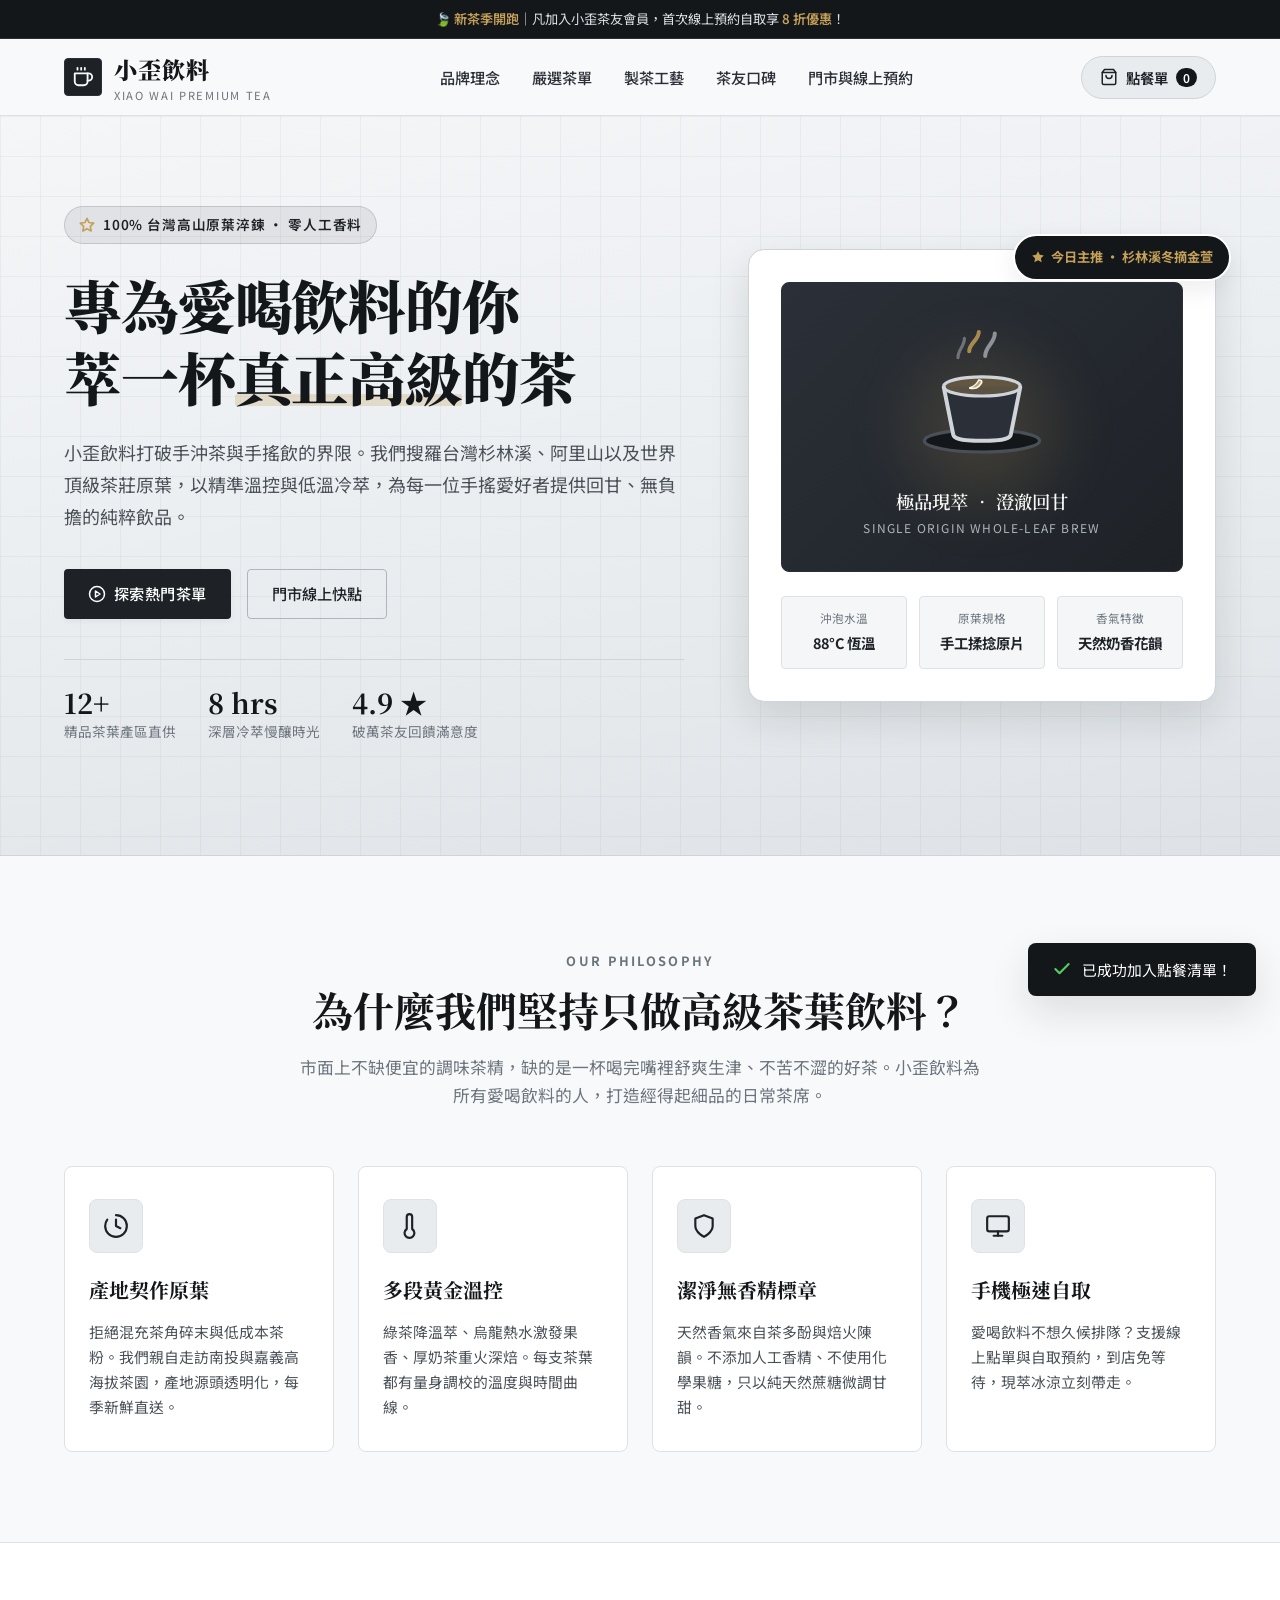
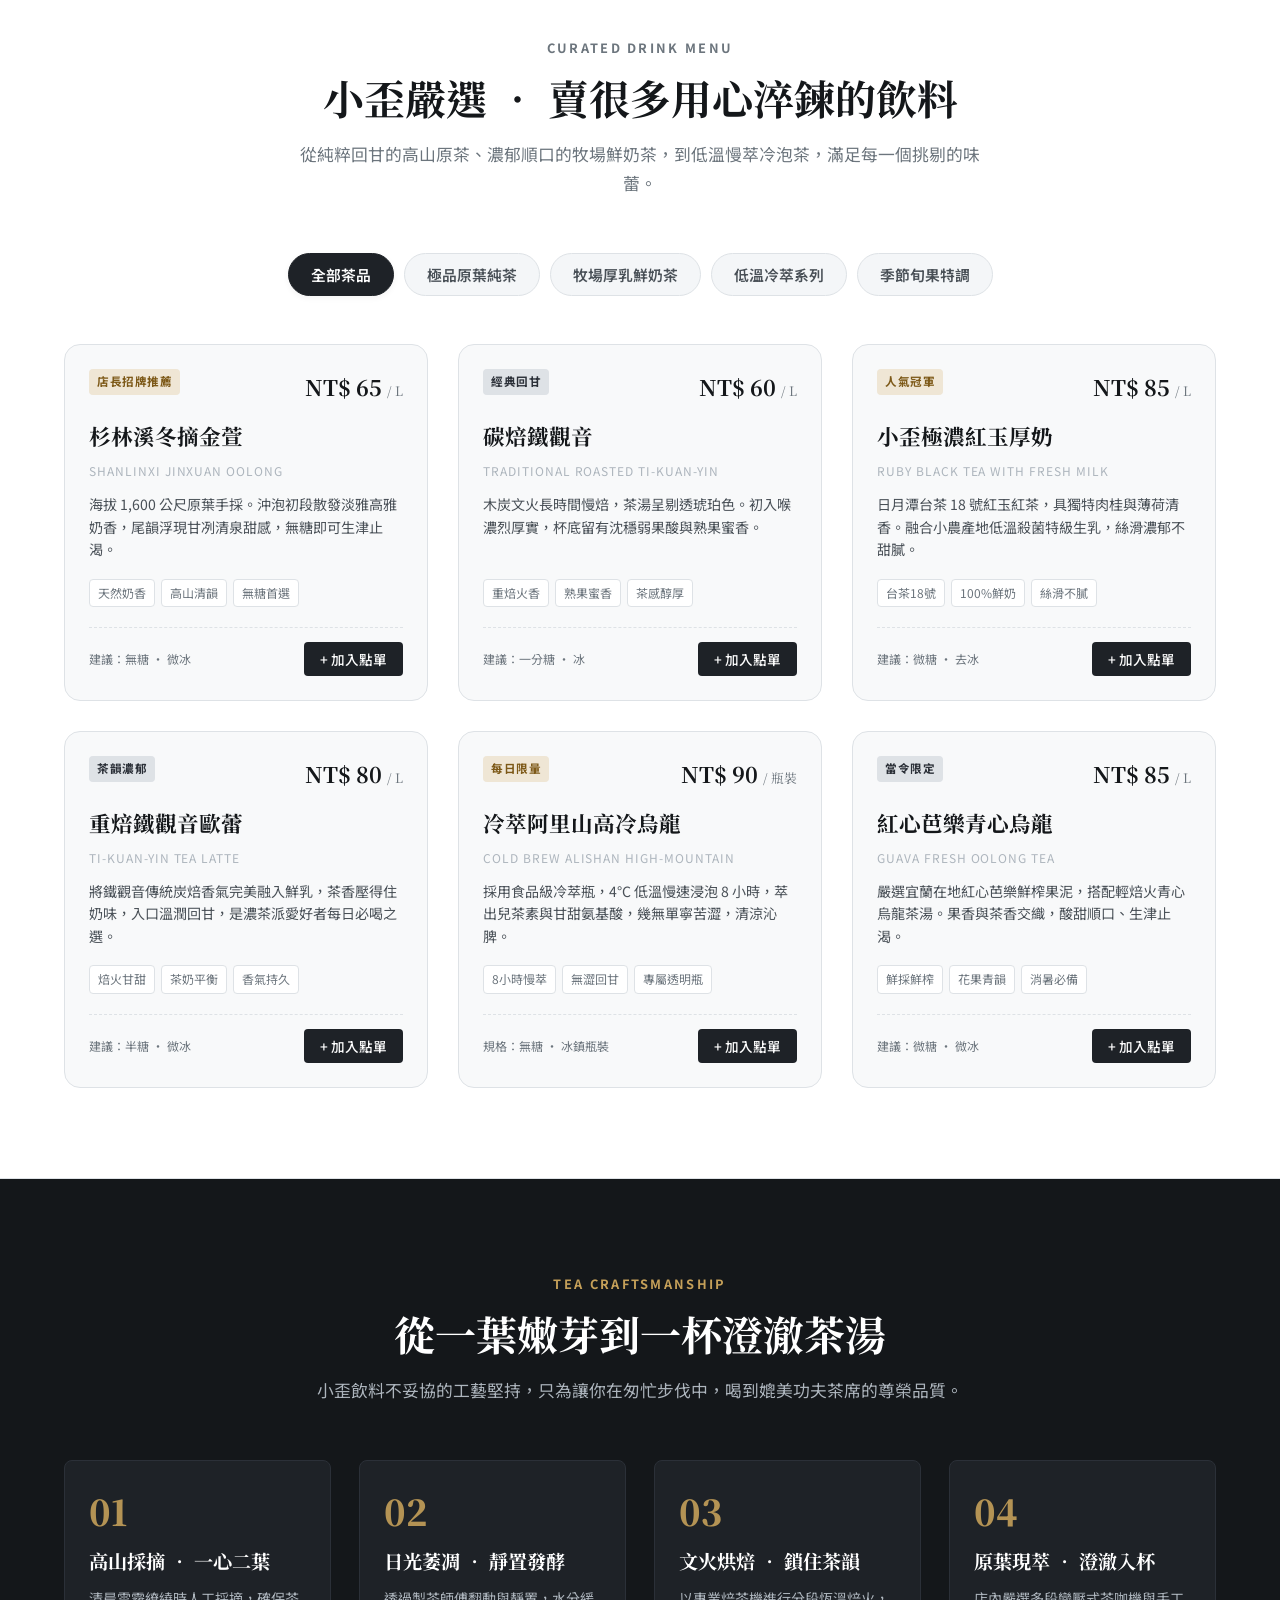
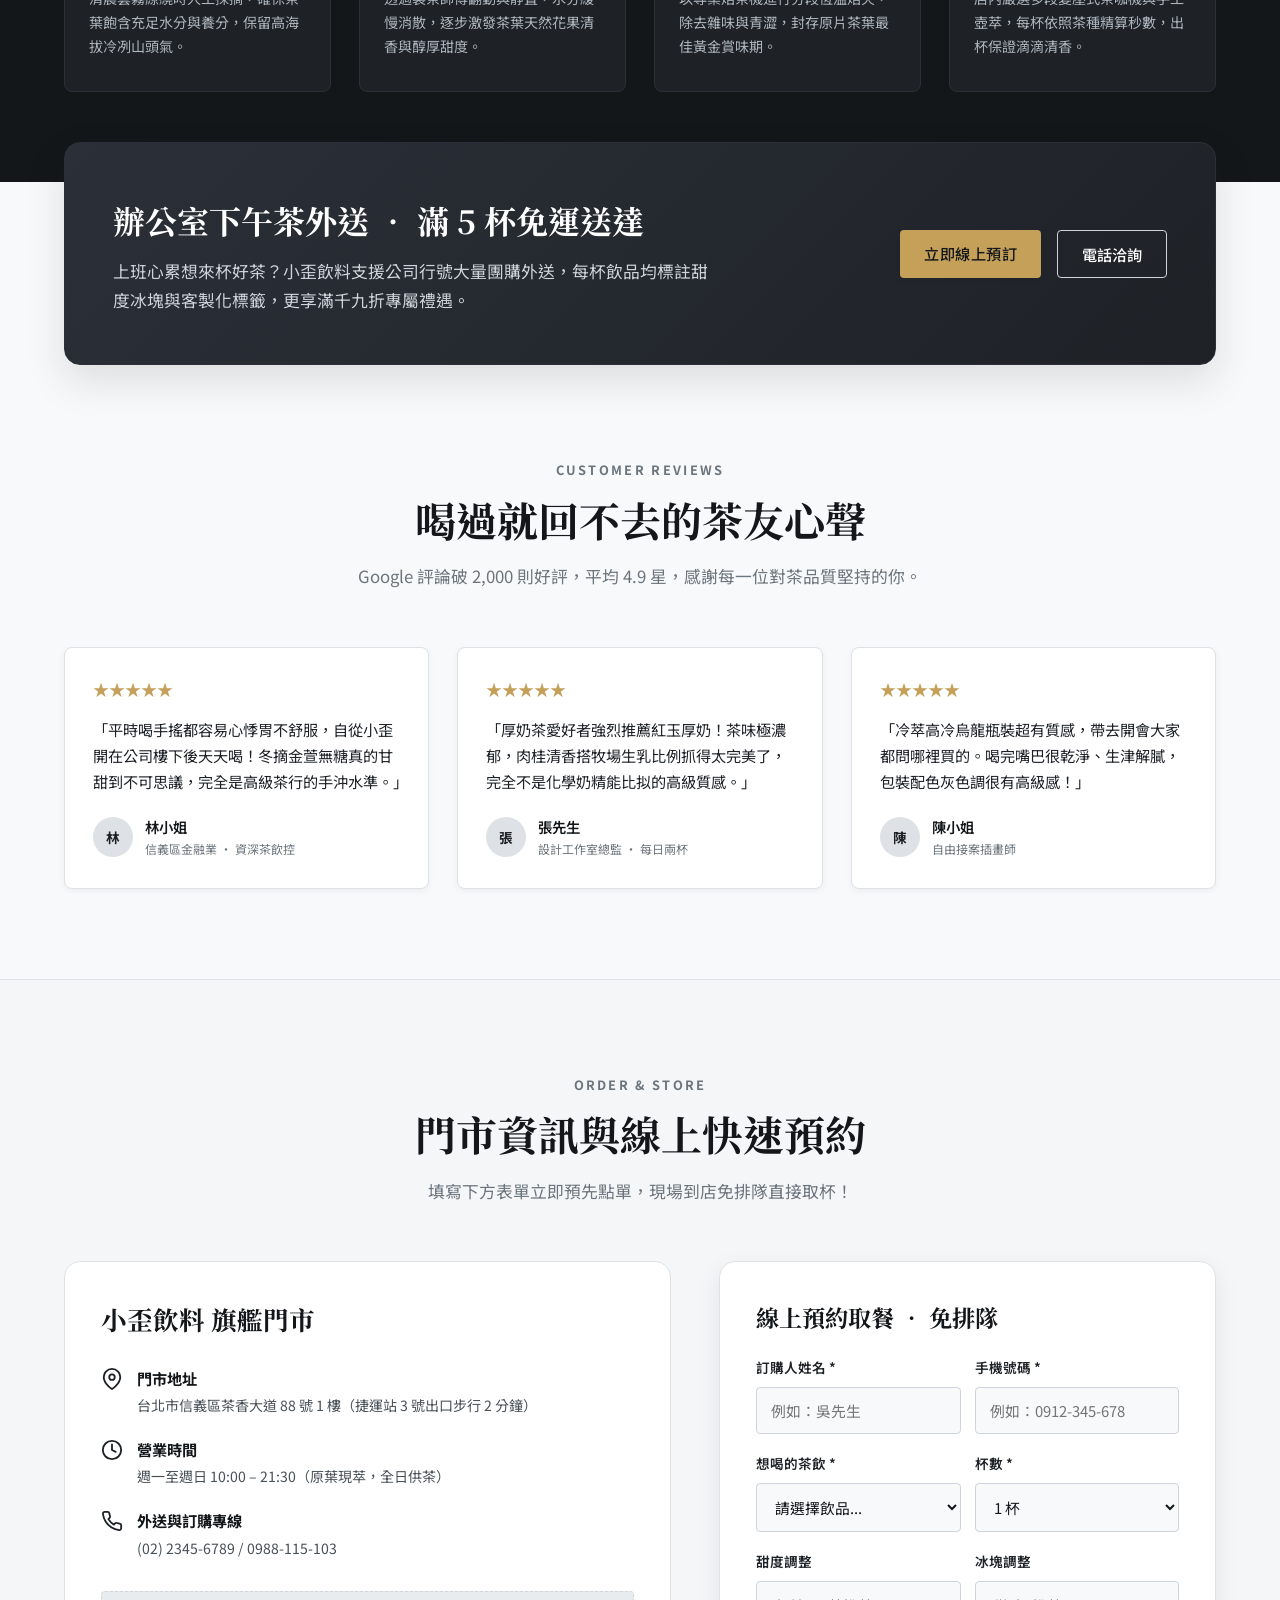
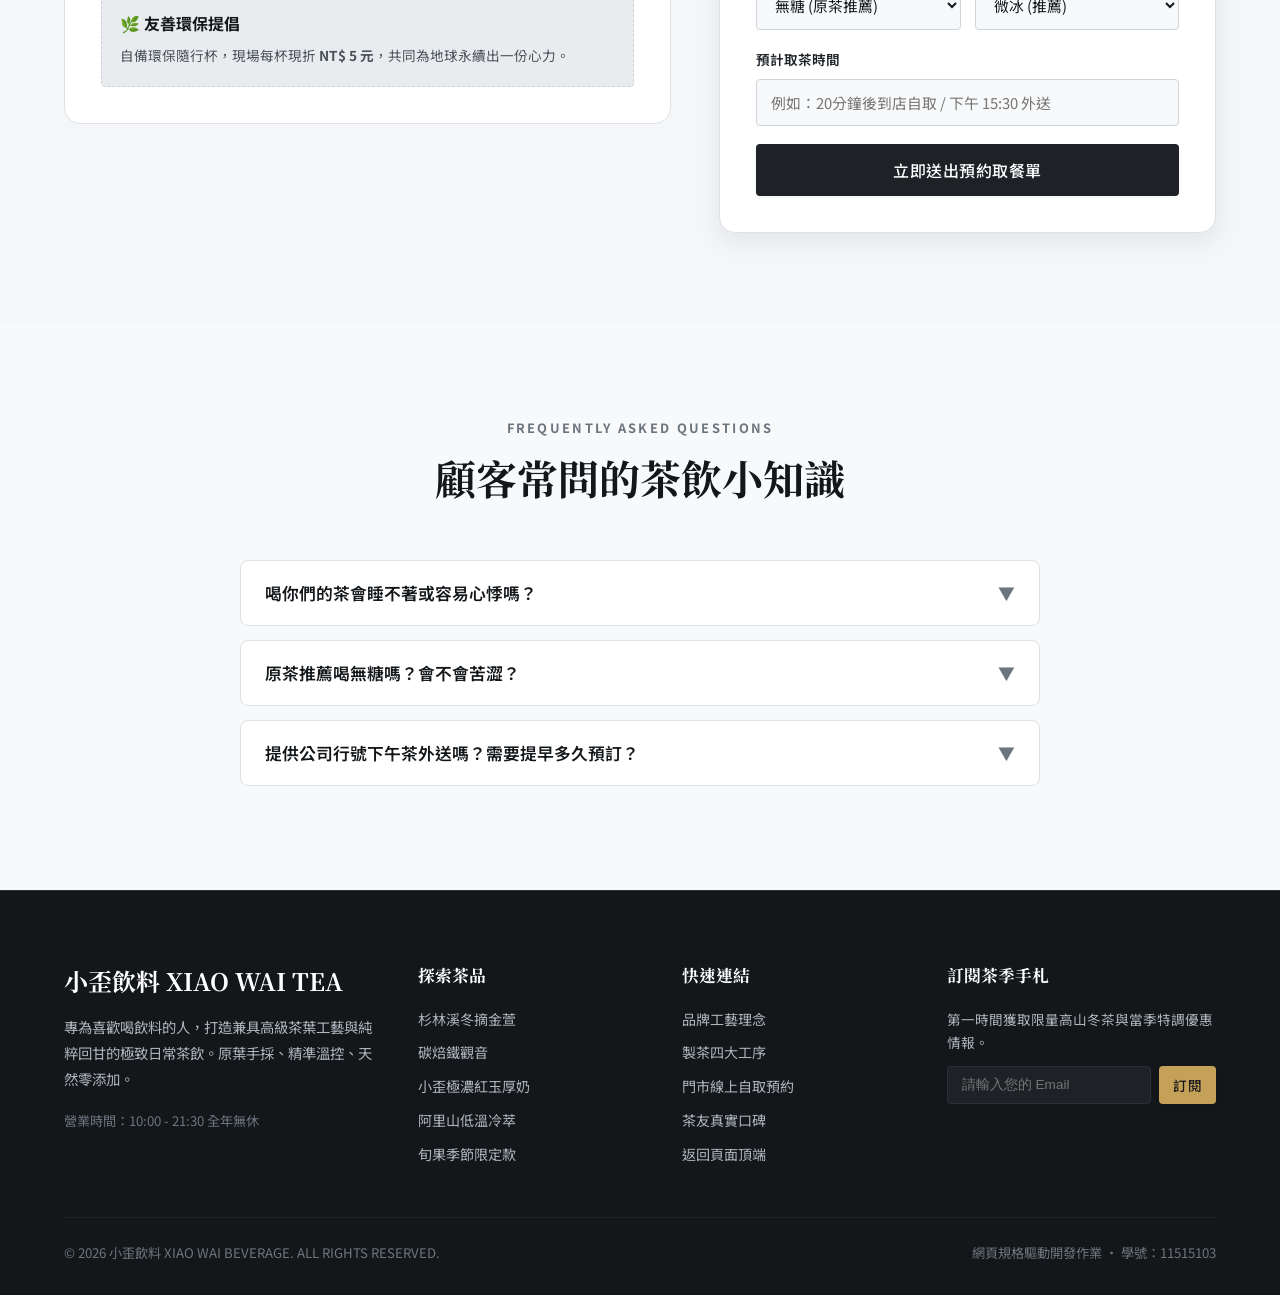
<file: outline/index.html>
<!DOCTYPE html>
<html lang="zh-Hant">
<head>
  <meta charset="UTF-8">
  <meta name="viewport" content="width=device-width, initial-scale=1.0">
  <title>小歪飲料 XIAO WAI TEA ｜ 高級茶葉現萃飲品專門店</title>
  <meta name="description" content="小歪飲料專注於高級原葉茶飲，嚴選台灣高山與世界名莊茶葉，低溫慢萃、原葉現泡，為愛喝飲料的你獻上純粹回甘的極致杯中風味。">
  <!-- Google Fonts -->
  <link rel="preconnect" href="https://fonts.googleapis.com">
  <link rel="preconnect" href="https://fonts.gstatic.com" crossorigin>
  <link href="https://fonts.googleapis.com/css2?family=Noto+Sans+TC:wght@300;400;500;700&family=Noto+Serif+TC:wght@500;700;900&display=swap" rel="stylesheet">
  
  <style>
    /* ==========================================================================
       CSS Variables - 以高階茶葉與灰色調 (Grey Aesthetic) 為主核心
       ========================================================================== */
    :root {
      --color-charcoal-900: #14171a;
      --color-charcoal-800: #1e2227;
      --color-charcoal-700: #2b3038;
      --color-slate-600: #495057;
      --color-grey-500: #6c757d;
      --color-grey-400: #adb5bd;
      --color-grey-300: #ced4da;
      --color-grey-200: #dee2e6;
      --color-grey-100: #e9ecef;
      --color-grey-50: #f4f6f8;
      --color-grey-pure: #f8f9fa;
      --color-white: #ffffff;
      
      /* 高級茶韻點綴色 (高雅低調金銀茶香感) */
      --color-tea-gold: #c5a059;
      --color-tea-gold-hover: #b08d46;
      --color-tea-green: #52634f;
      --color-badge-bg: #e3e7eb;

      --font-sans: 'Noto Sans TC', -apple-system, BlinkMacSystemFont, "Segoe UI", Roboto, sans-serif;
      --font-serif: 'Noto Serif TC', "Songti TC", Georgia, serif;
      
      --radius-sm: 4px;
      --radius-md: 8px;
      --radius-lg: 16px;
      --radius-full: 9999px;
      
      --shadow-sm: 0 2px 6px rgba(20, 23, 26, 0.05);
      --shadow-md: 0 8px 24px rgba(20, 23, 26, 0.08);
      --shadow-lg: 0 16px 40px rgba(20, 23, 26, 0.12);
      
      --transition: all 0.3s cubic-bezier(0.16, 1, 0.3, 1);
    }

    /* Reset & Base Styles */
    *, *::before, *::after {
      box-sizing: border-box;
      margin: 0;
      padding: 0;
    }

    html {
      scroll-behavior: smooth;
      font-size: 16px;
    }

    body {
      font-family: var(--font-sans);
      background-color: var(--color-grey-pure);
      color: var(--color-charcoal-800);
      line-height: 1.7;
      -webkit-font-smoothing: antialiased;
      overflow-x: hidden;
    }

    a {
      color: inherit;
      text-decoration: none;
      transition: var(--transition);
    }

    ul, ol {
      list-style: none;
    }

    button {
      font-family: inherit;
      cursor: pointer;
      border: none;
      background: none;
      transition: var(--transition);
    }

    img, svg {
      display: block;
      max-width: 100%;
    }

    .container {
      width: 100%;
      max-width: 1200px;
      margin: 0 auto;
      padding: 0 24px;
    }

    /* ==========================================================================
       Top Announcement Bar
       ========================================================================== */
    .announcement-bar {
      background-color: var(--color-charcoal-900);
      color: var(--color-grey-200);
      font-size: 0.825rem;
      padding: 8px 16px;
      text-align: center;
      display: flex;
      justify-content: center;
      align-items: center;
      gap: 12px;
      border-bottom: 1px solid var(--color-charcoal-700);
    }

    .announcement-bar strong {
      color: var(--color-tea-gold);
      font-weight: 600;
    }

    /* ==========================================================================
       Header & Navigation
       ========================================================================== */
    .site-header {
      position: sticky;
      top: 0;
      z-index: 1000;
      background: rgba(248, 249, 250, 0.94);
      backdrop-filter: blur(12px);
      -webkit-backdrop-filter: blur(12px);
      border-bottom: 1px solid var(--color-grey-200);
      transition: var(--transition);
    }

    .nav-wrapper {
      display: flex;
      align-items: center;
      justify-content: space-between;
      height: 76px;
    }

    .brand-logo {
      display: flex;
      align-items: center;
      gap: 12px;
      font-family: var(--font-serif);
      font-size: 1.45rem;
      font-weight: 900;
      letter-spacing: 0.05em;
      color: var(--color-charcoal-900);
    }

    .logo-symbol {
      width: 38px;
      height: 38px;
      background: var(--color-charcoal-800);
      color: var(--color-grey-pure);
      border-radius: var(--radius-sm);
      display: flex;
      align-items: center;
      justify-content: center;
      border: 1px solid var(--color-charcoal-700);
    }

    .brand-sub {
      font-family: var(--font-sans);
      font-size: 0.7rem;
      color: var(--color-grey-500);
      letter-spacing: 0.15em;
      display: block;
      font-weight: 400;
      text-transform: uppercase;
      margin-top: -3px;
    }

    .nav-menu {
      display: flex;
      align-items: center;
      gap: 32px;
    }

    .nav-link {
      font-size: 0.95rem;
      font-weight: 500;
      color: var(--color-charcoal-700);
      position: relative;
      padding: 6px 0;
    }

    .nav-link::after {
      content: '';
      position: absolute;
      bottom: 0;
      left: 0;
      width: 0;
      height: 2px;
      background: var(--color-charcoal-800);
      transition: width 0.25s ease;
    }

    .nav-link:hover {
      color: var(--color-charcoal-900);
    }

    .nav-link:hover::after {
      width: 100%;
    }

    .nav-actions {
      display: flex;
      align-items: center;
      gap: 16px;
    }

    .btn-cart-tray {
      position: relative;
      background: var(--color-grey-100);
      color: var(--color-charcoal-800);
      padding: 10px 18px;
      border-radius: var(--radius-full);
      font-size: 0.9rem;
      font-weight: 600;
      display: flex;
      align-items: center;
      gap: 8px;
      border: 1px solid var(--color-grey-300);
    }

    .btn-cart-tray:hover {
      background: var(--color-grey-200);
    }

    .cart-counter {
      background: var(--color-charcoal-900);
      color: var(--color-white);
      border-radius: var(--radius-full);
      font-size: 0.75rem;
      padding: 1px 7px;
      min-width: 20px;
      text-align: center;
    }

    .btn-primary {
      background-color: var(--color-charcoal-800);
      color: var(--color-white);
      padding: 11px 24px;
      border-radius: var(--radius-sm);
      font-weight: 500;
      font-size: 0.95rem;
      letter-spacing: 0.03em;
      box-shadow: var(--shadow-sm);
      display: inline-flex;
      align-items: center;
      gap: 8px;
    }

    .btn-primary:hover {
      background-color: var(--color-charcoal-900);
      transform: translateY(-2px);
      box-shadow: var(--shadow-md);
    }

    .btn-outline {
      border: 1px solid var(--color-grey-400);
      color: var(--color-charcoal-800);
      padding: 11px 24px;
      border-radius: var(--radius-sm);
      font-weight: 500;
      font-size: 0.95rem;
      display: inline-flex;
      align-items: center;
      gap: 8px;
    }

    .btn-outline:hover {
      background-color: var(--color-grey-200);
      border-color: var(--color-charcoal-700);
    }

    /* Mobile Hamburger */
    .mobile-toggle {
      display: none;
      flex-direction: column;
      gap: 5px;
      width: 30px;
      height: 24px;
      justify-content: center;
    }

    .mobile-toggle span {
      display: block;
      height: 2px;
      width: 100%;
      background: var(--color-charcoal-800);
      transition: var(--transition);
    }

    /* ==========================================================================
       Hero Section
       ========================================================================== */
    .hero-section {
      position: relative;
      padding: 90px 0 110px;
      background: linear-gradient(170deg, #f4f6f8 0%, #e9ecef 60%, #dee2e6 100%);
      border-bottom: 1px solid var(--color-grey-300);
      overflow: hidden;
    }

    /* Subtle Architectural Tea Grid background pattern */
    .hero-section::before {
      content: "";
      position: absolute;
      top: 0;
      left: 0;
      width: 100%;
      height: 100%;
      background-image: 
        linear-gradient(rgba(108, 117, 125, 0.07) 1px, transparent 1px),
        linear-gradient(90deg, rgba(108, 117, 125, 0.07) 1px, transparent 1px);
      background-size: 40px 40px;
      pointer-events: none;
    }

    .hero-grid {
      display: grid;
      grid-template-columns: 1.15fr 0.85fr;
      gap: 50px;
      align-items: center;
      position: relative;
      z-index: 2;
    }

    .hero-content {
      max-width: 620px;
    }

    .hero-tag {
      display: inline-flex;
      align-items: center;
      gap: 8px;
      padding: 6px 14px;
      background: rgba(30, 34, 39, 0.08);
      border: 1px solid rgba(73, 80, 87, 0.2);
      border-radius: var(--radius-full);
      font-size: 0.85rem;
      font-weight: 600;
      color: var(--color-charcoal-800);
      margin-bottom: 24px;
      letter-spacing: 0.06em;
    }

    .hero-tag svg {
      color: var(--color-tea-gold);
    }

    .hero-title {
      font-family: var(--font-serif);
      font-size: clamp(2.4rem, 4.5vw, 3.8rem);
      line-height: 1.25;
      font-weight: 900;
      color: var(--color-charcoal-900);
      margin-bottom: 24px;
      letter-spacing: -0.02em;
    }

    .hero-title span.highlight-tea {
      position: relative;
      display: inline-block;
      color: var(--color-charcoal-900);
    }

    .hero-title span.highlight-tea::after {
      content: "";
      position: absolute;
      bottom: 6px;
      left: 0;
      width: 100%;
      height: 12px;
      background: rgba(197, 160, 89, 0.28);
      z-index: -1;
      border-radius: 2px;
    }

    .hero-desc {
      font-size: 1.125rem;
      color: var(--color-slate-600);
      margin-bottom: 36px;
      line-height: 1.8;
    }

    .hero-cta-group {
      display: flex;
      flex-wrap: wrap;
      gap: 16px;
      margin-bottom: 40px;
    }

    .hero-metrics {
      display: flex;
      gap: 32px;
      padding-top: 28px;
      border-top: 1px solid var(--color-grey-300);
    }

    .metric-item strong {
      display: block;
      font-family: var(--font-serif);
      font-size: 1.7rem;
      color: var(--color-charcoal-900);
      line-height: 1.1;
    }

    .metric-item span {
      font-size: 0.85rem;
      color: var(--color-grey-500);
    }

    /* Hero Visual Card (Artisan Tea Artwork) */
    .hero-visual {
      position: relative;
    }

    .tea-hero-card {
      background: var(--color-white);
      border: 1px solid var(--color-grey-300);
      border-radius: var(--radius-lg);
      padding: 32px;
      box-shadow: var(--shadow-lg);
      position: relative;
      background-clip: padding-box;
    }

    .tea-hero-art {
      width: 100%;
      height: 290px;
      background: linear-gradient(135deg, #2b3038 0%, #1e2227 100%);
      border-radius: var(--radius-md);
      display: flex;
      flex-direction: column;
      align-items: center;
      justify-content: center;
      position: relative;
      overflow: hidden;
      border: 1px solid var(--color-charcoal-700);
      color: var(--color-grey-pure);
    }

    .tea-hero-art::before {
      content: "";
      position: absolute;
      width: 220px;
      height: 220px;
      border-radius: 50%;
      background: radial-gradient(circle, rgba(197, 160, 89, 0.22) 0%, transparent 70%);
      filter: blur(20px);
    }

    .floating-cup {
      animation: float 4s ease-in-out infinite;
      z-index: 2;
    }

    @keyframes float {
      0%, 100% { transform: translateY(0); }
      50% { transform: translateY(-8px); }
    }

    .tea-spec-row {
      margin-top: 24px;
      display: grid;
      grid-template-columns: repeat(3, 1fr);
      gap: 12px;
      text-align: center;
    }

    .tea-spec-box {
      background: var(--color-grey-50);
      padding: 12px 8px;
      border-radius: var(--radius-sm);
      border: 1px solid var(--color-grey-200);
    }

    .tea-spec-box small {
      font-size: 0.725rem;
      color: var(--color-grey-500);
      display: block;
    }

    .tea-spec-box span {
      font-weight: 700;
      color: var(--color-charcoal-800);
      font-size: 0.9rem;
    }

    .floating-promo-badge {
      position: absolute;
      top: -16px;
      right: -16px;
      background: var(--color-charcoal-900);
      color: var(--color-tea-gold);
      border: 2px solid var(--color-white);
      padding: 10px 16px;
      border-radius: var(--radius-full);
      font-size: 0.825rem;
      font-weight: 700;
      box-shadow: var(--shadow-md);
      display: flex;
      align-items: center;
      gap: 6px;
    }

    /* ==========================================================================
       Features / Why Xiao Wai
       ========================================================================== */
    .section-py {
      padding: 90px 0;
    }

    .section-header {
      text-align: center;
      max-width: 680px;
      margin: 0 auto 56px;
    }

    .section-eyebrow {
      font-size: 0.8rem;
      font-weight: 700;
      text-transform: uppercase;
      letter-spacing: 0.18em;
      color: var(--color-grey-500);
      margin-bottom: 12px;
      display: inline-block;
    }

    .section-title {
      font-family: var(--font-serif);
      font-size: clamp(1.8rem, 3.2vw, 2.6rem);
      color: var(--color-charcoal-900);
      line-height: 1.3;
      margin-bottom: 16px;
    }

    .section-subtitle {
      color: var(--color-grey-500);
      font-size: 1.05rem;
    }

    .features-grid {
      display: grid;
      grid-template-columns: repeat(4, 1fr);
      gap: 24px;
    }

    .feature-card {
      background: var(--color-white);
      border: 1px solid var(--color-grey-200);
      padding: 32px 24px;
      border-radius: var(--radius-md);
      transition: var(--transition);
      position: relative;
    }

    .feature-card:hover {
      transform: translateY(-6px);
      box-shadow: var(--shadow-md);
      border-color: var(--color-grey-400);
    }

    .feature-icon-wrapper {
      width: 54px;
      height: 54px;
      background: var(--color-grey-100);
      color: var(--color-charcoal-800);
      border-radius: var(--radius-md);
      display: flex;
      align-items: center;
      justify-content: center;
      margin-bottom: 20px;
      border: 1px solid var(--color-grey-200);
    }

    .feature-title {
      font-family: var(--font-serif);
      font-size: 1.25rem;
      font-weight: 700;
      color: var(--color-charcoal-900);
      margin-bottom: 12px;
    }

    .feature-desc {
      color: var(--color-slate-600);
      font-size: 0.925rem;
      line-height: 1.7;
    }

    /* ==========================================================================
       Drink Menu Section - 賣很多飲料 (Rich Menu & Filter)
       ========================================================================== */
    .menu-section {
      background: var(--color-white);
      border-top: 1px solid var(--color-grey-200);
      border-bottom: 1px solid var(--color-grey-200);
    }

    .menu-tabs {
      display: flex;
      justify-content: center;
      flex-wrap: wrap;
      gap: 10px;
      margin-bottom: 48px;
    }

    .tab-btn {
      padding: 10px 22px;
      border-radius: var(--radius-full);
      font-size: 0.925rem;
      font-weight: 600;
      color: var(--color-slate-600);
      background: var(--color-grey-50);
      border: 1px solid var(--color-grey-200);
      transition: var(--transition);
    }

    .tab-btn:hover {
      background: var(--color-grey-100);
      color: var(--color-charcoal-900);
    }

    .tab-btn.active {
      background: var(--color-charcoal-800);
      color: var(--color-white);
      border-color: var(--color-charcoal-800);
      box-shadow: var(--shadow-sm);
    }

    .menu-grid {
      display: grid;
      grid-template-columns: repeat(3, 1fr);
      gap: 30px;
    }

    .drink-card {
      background: var(--color-grey-pure);
      border: 1px solid var(--color-grey-200);
      border-radius: var(--radius-lg);
      padding: 24px;
      display: flex;
      flex-direction: column;
      transition: var(--transition);
      position: relative;
    }

    .drink-card:hover {
      box-shadow: var(--shadow-md);
      border-color: var(--color-grey-400);
      transform: translateY(-4px);
    }

    .drink-header {
      display: flex;
      justify-content: space-between;
      align-items: flex-start;
      margin-bottom: 12px;
    }

    .drink-badge {
      font-size: 0.725rem;
      font-weight: 700;
      padding: 3px 8px;
      background: var(--color-grey-200);
      color: var(--color-charcoal-700);
      border-radius: var(--radius-sm);
      letter-spacing: 0.05em;
    }

    .drink-badge.special {
      background: #efe6d5;
      color: #7d5918;
    }

    .drink-price {
      font-family: var(--font-serif);
      font-size: 1.35rem;
      font-weight: 700;
      color: var(--color-charcoal-900);
    }

    .drink-price small {
      font-size: 0.8rem;
      color: var(--color-grey-500);
      font-weight: normal;
    }

    .drink-name {
      font-family: var(--font-serif);
      font-size: 1.35rem;
      color: var(--color-charcoal-900);
      margin-bottom: 6px;
    }

    .drink-subname {
      font-size: 0.75rem;
      color: var(--color-grey-400);
      letter-spacing: 0.08em;
      text-transform: uppercase;
      margin-bottom: 12px;
    }

    .drink-desc {
      font-size: 0.88rem;
      color: var(--color-slate-600);
      line-height: 1.6;
      margin-bottom: 18px;
      flex-grow: 1;
    }

    .drink-flavor-tags {
      display: flex;
      flex-wrap: wrap;
      gap: 6px;
      margin-bottom: 20px;
    }

    .flavor-tag {
      font-size: 0.75rem;
      background: var(--color-white);
      color: var(--color-grey-500);
      padding: 3px 8px;
      border-radius: var(--radius-sm);
      border: 1px solid var(--color-grey-200);
    }

    .drink-card-footer {
      display: flex;
      align-items: center;
      justify-content: space-between;
      padding-top: 14px;
      border-top: 1px dashed var(--color-grey-200);
    }

    .sugar-ice-tip {
      font-size: 0.75rem;
      color: var(--color-grey-500);
    }

    .btn-add-drink {
      background: var(--color-charcoal-800);
      color: var(--color-white);
      padding: 7px 16px;
      border-radius: var(--radius-sm);
      font-size: 0.85rem;
      font-weight: 500;
      display: inline-flex;
      align-items: center;
      gap: 6px;
    }

    .btn-add-drink:hover {
      background: var(--color-charcoal-900);
    }

    /* ==========================================================================
       Artisanal Process (製茶工藝與堅持)
       ========================================================================== */
    .process-section {
      background: var(--color-charcoal-900);
      color: var(--color-grey-pure);
      position: relative;
    }

    .process-section .section-eyebrow {
      color: var(--color-tea-gold);
    }

    .process-section .section-title {
      color: var(--color-white);
    }

    .process-section .section-subtitle {
      color: var(--color-grey-400);
    }

    .process-timeline {
      display: grid;
      grid-template-columns: repeat(4, 1fr);
      gap: 28px;
      margin-top: 48px;
      position: relative;
    }

    .process-step {
      background: var(--color-charcoal-800);
      border: 1px solid var(--color-charcoal-700);
      padding: 32px 24px;
      border-radius: var(--radius-md);
      position: relative;
    }

    .process-num {
      font-family: var(--font-serif);
      font-size: 2.2rem;
      font-weight: 900;
      color: var(--color-tea-gold);
      line-height: 1;
      margin-bottom: 16px;
      display: block;
      opacity: 0.9;
    }

    .process-name {
      font-size: 1.2rem;
      font-family: var(--font-serif);
      color: var(--color-white);
      margin-bottom: 10px;
    }

    .process-text {
      font-size: 0.88rem;
      color: var(--color-grey-400);
      line-height: 1.7;
    }

    /* ==========================================================================
       Promotions & Attract Banner (吸引客戶來買飲料)
       ========================================================================== */
    .promo-banner {
      background: linear-gradient(135deg, #2b3038 0%, #1e2227 100%);
      color: var(--color-white);
      border-radius: var(--radius-lg);
      padding: 50px 48px;
      display: flex;
      align-items: center;
      justify-content: space-between;
      gap: 40px;
      box-shadow: var(--shadow-lg);
      border: 1px solid var(--color-charcoal-700);
      margin-top: -40px;
      position: relative;
      z-index: 5;
    }

    .promo-content h3 {
      font-family: var(--font-serif);
      font-size: 2rem;
      margin-bottom: 10px;
      color: var(--color-white);
    }

    .promo-content p {
      color: var(--color-grey-300);
      font-size: 1.05rem;
      max-width: 600px;
    }

    .promo-actions {
      display: flex;
      gap: 16px;
      flex-shrink: 0;
    }

    /* ==========================================================================
       Customer Reviews / Social Proof
       ========================================================================== */
    .reviews-grid {
      display: grid;
      grid-template-columns: repeat(3, 1fr);
      gap: 28px;
    }

    .review-card {
      background: var(--color-white);
      border: 1px solid var(--color-grey-200);
      border-radius: var(--radius-md);
      padding: 28px;
      box-shadow: var(--shadow-sm);
    }

    .review-stars {
      display: flex;
      gap: 4px;
      color: var(--color-tea-gold);
      margin-bottom: 14px;
    }

    .review-quote {
      font-size: 0.95rem;
      color: var(--color-charcoal-800);
      line-height: 1.7;
      margin-bottom: 20px;
    }

    .reviewer-info {
      display: flex;
      align-items: center;
      gap: 12px;
    }

    .reviewer-avatar {
      width: 40px;
      height: 40px;
      background: var(--color-grey-200);
      color: var(--color-charcoal-800);
      font-weight: 700;
      border-radius: 50%;
      display: flex;
      align-items: center;
      justify-content: center;
      font-size: 0.85rem;
    }

    .reviewer-name {
      font-weight: 600;
      font-size: 0.9rem;
      color: var(--color-charcoal-900);
    }

    .reviewer-tag {
      font-size: 0.75rem;
      color: var(--color-grey-500);
    }

    /* ==========================================================================
       Quick Order & Store Info Section
       ========================================================================== */
    .order-store-section {
      background: var(--color-grey-50);
      border-top: 1px solid var(--color-grey-200);
    }

    .order-store-grid {
      display: grid;
      grid-template-columns: 1.1fr 0.9fr;
      gap: 48px;
      align-items: start;
    }

    .store-info-box {
      background: var(--color-white);
      border: 1px solid var(--color-grey-200);
      border-radius: var(--radius-lg);
      padding: 36px;
    }

    .store-title {
      font-family: var(--font-serif);
      font-size: 1.6rem;
      margin-bottom: 24px;
      color: var(--color-charcoal-900);
    }

    .info-list {
      display: flex;
      flex-direction: column;
      gap: 18px;
      margin-bottom: 30px;
    }

    .info-item {
      display: flex;
      align-items: flex-start;
      gap: 14px;
    }

    .info-icon {
      color: var(--color-charcoal-800);
      margin-top: 2px;
      flex-shrink: 0;
    }

    .info-text strong {
      display: block;
      color: var(--color-charcoal-900);
      font-size: 0.95rem;
    }

    .info-text span {
      font-size: 0.88rem;
      color: var(--color-slate-600);
    }

    /* Interactive Order Form */
    .order-form-card {
      background: var(--color-white);
      border: 1px solid var(--color-grey-200);
      border-radius: var(--radius-lg);
      padding: 36px;
      box-shadow: var(--shadow-md);
    }

    .form-group {
      margin-bottom: 18px;
    }

    .form-label {
      display: block;
      font-size: 0.85rem;
      font-weight: 600;
      color: var(--color-charcoal-800);
      margin-bottom: 8px;
    }

    .form-input, .form-select, .form-textarea {
      width: 100%;
      padding: 12px 14px;
      border: 1px solid var(--color-grey-300);
      border-radius: var(--radius-sm);
      font-family: inherit;
      font-size: 0.925rem;
      background: var(--color-grey-pure);
      transition: var(--transition);
      color: var(--color-charcoal-900);
    }

    .form-input:focus, .form-select:focus, .form-textarea:focus {
      outline: none;
      border-color: var(--color-charcoal-800);
      background: var(--color-white);
      box-shadow: 0 0 0 3px rgba(33, 37, 41, 0.1);
    }

    .form-row {
      display: grid;
      grid-template-columns: 1fr 1fr;
      gap: 14px;
    }

    /* ==========================================================================
       FAQ Accordion
       ========================================================================== */
    .faq-wrapper {
      max-width: 800px;
      margin: 0 auto;
    }

    .faq-item {
      background: var(--color-white);
      border: 1px solid var(--color-grey-200);
      border-radius: var(--radius-md);
      margin-bottom: 14px;
      overflow: hidden;
      transition: var(--transition);
    }

    .faq-question {
      width: 100%;
      text-align: left;
      padding: 20px 24px;
      font-size: 1.05rem;
      font-weight: 600;
      color: var(--color-charcoal-900);
      display: flex;
      justify-content: space-between;
      align-items: center;
      cursor: pointer;
    }

    .faq-question:hover {
      background: var(--color-grey-50);
    }

    .faq-icon {
      transition: transform 0.3s ease;
      color: var(--color-grey-500);
    }

    .faq-answer {
      max-height: 0;
      overflow: hidden;
      transition: max-height 0.35s ease, padding 0.35s ease;
      background: var(--color-grey-pure);
    }

    .faq-answer-inner {
      padding: 0 24px 20px;
      color: var(--color-slate-600);
      font-size: 0.925rem;
      line-height: 1.7;
    }

    .faq-item.active .faq-icon {
      transform: rotate(180deg);
    }

    .faq-item.active .faq-answer {
      max-height: 200px;
    }

    /* ==========================================================================
       Cart / Order Modal
       ========================================================================== */
    .modal-overlay {
      position: fixed;
      top: 0;
      left: 0;
      width: 100%;
      height: 100%;
      background: rgba(20, 23, 26, 0.6);
      backdrop-filter: blur(4px);
      z-index: 2000;
      display: none;
      align-items: center;
      justify-content: center;
      padding: 20px;
    }

    .modal-overlay.active {
      display: flex;
    }

    .modal-box {
      background: var(--color-white);
      border-radius: var(--radius-lg);
      width: 100%;
      max-width: 520px;
      max-height: 90vh;
      overflow-y: auto;
      box-shadow: var(--shadow-lg);
      padding: 32px;
      animation: modalFadeIn 0.25s ease;
    }

    @keyframes modalFadeIn {
      from { opacity: 0; transform: translateY(15px); }
      to { opacity: 1; transform: translateY(0); }
    }

    .modal-header {
      display: flex;
      justify-content: space-between;
      align-items: center;
      margin-bottom: 20px;
      padding-bottom: 14px;
      border-bottom: 1px solid var(--color-grey-200);
    }

    .modal-title {
      font-family: var(--font-serif);
      font-size: 1.4rem;
      color: var(--color-charcoal-900);
    }

    .modal-close {
      font-size: 1.5rem;
      color: var(--color-grey-500);
      line-height: 1;
      padding: 4px;
    }

    .modal-close:hover {
      color: var(--color-charcoal-900);
    }

    .cart-items-list {
      display: flex;
      flex-direction: column;
      gap: 14px;
      margin-bottom: 24px;
      max-height: 280px;
      overflow-y: auto;
    }

    .cart-item-row {
      display: flex;
      justify-content: space-between;
      align-items: center;
      padding: 10px 14px;
      background: var(--color-grey-50);
      border-radius: var(--radius-sm);
      border: 1px solid var(--color-grey-200);
    }

    .cart-item-name {
      font-weight: 600;
      font-size: 0.95rem;
      color: var(--color-charcoal-900);
    }

    .cart-item-price {
      color: var(--color-charcoal-800);
      font-weight: 700;
    }

    .cart-empty-message {
      text-align: center;
      padding: 30px 0;
      color: var(--color-grey-500);
      font-size: 0.95rem;
    }

    .cart-summary {
      border-top: 1px solid var(--color-grey-200);
      padding-top: 16px;
      margin-bottom: 24px;
    }

    .cart-summary-row {
      display: flex;
      justify-content: space-between;
      font-size: 0.9rem;
      color: var(--color-slate-600);
      margin-bottom: 8px;
    }

    .cart-summary-row.total {
      font-size: 1.25rem;
      font-weight: 700;
      color: var(--color-charcoal-900);
      font-family: var(--font-serif);
      border-top: 1px dashed var(--color-grey-300);
      padding-top: 10px;
      margin-top: 10px;
    }

    /* Toast Notification */
    .toast-msg {
      position: fixed;
      bottom: 24px;
      right: 24px;
      background: var(--color-charcoal-900);
      color: var(--color-white);
      padding: 14px 24px;
      border-radius: var(--radius-md);
      box-shadow: var(--shadow-lg);
      font-size: 0.925rem;
      z-index: 3000;
      display: flex;
      align-items: center;
      gap: 10px;
      transform: translateY(120px);
      transition: transform 0.3s cubic-bezier(0.16, 1, 0.3, 1);
    }

    .toast-msg.show {
      transform: translateY(0);
    }

    /* ==========================================================================
       Footer
       ========================================================================== */
    .site-footer {
      background: var(--color-charcoal-900);
      color: var(--color-grey-400);
      padding: 70px 0 30px;
      border-top: 1px solid var(--color-charcoal-700);
    }

    .footer-grid {
      display: grid;
      grid-template-columns: 1.4fr 1fr 1fr 1.2fr;
      gap: 40px;
      margin-bottom: 50px;
    }

    .footer-brand h4 {
      font-family: var(--font-serif);
      font-size: 1.5rem;
      color: var(--color-white);
      margin-bottom: 12px;
    }

    .footer-brand p {
      font-size: 0.9rem;
      line-height: 1.8;
      color: var(--color-grey-400);
      max-width: 320px;
      margin-bottom: 18px;
    }

    .footer-col h5 {
      font-family: var(--font-serif);
      font-size: 1.05rem;
      color: var(--color-white);
      margin-bottom: 18px;
      position: relative;
    }

    .footer-links {
      display: flex;
      flex-direction: column;
      gap: 10px;
    }

    .footer-links a {
      color: var(--color-grey-400);
      font-size: 0.88rem;
    }

    .footer-links a:hover {
      color: var(--color-white);
      padding-left: 4px;
    }

    .newsletter-form {
      display: flex;
      gap: 8px;
      margin-top: 12px;
    }

    .newsletter-input {
      background: var(--color-charcoal-800);
      border: 1px solid var(--color-charcoal-700);
      padding: 10px 14px;
      border-radius: var(--radius-sm);
      color: var(--color-white);
      font-size: 0.85rem;
      flex-grow: 1;
    }

    .newsletter-input:focus {
      outline: none;
      border-color: var(--color-grey-400);
    }

    .footer-bottom {
      border-top: 1px solid var(--color-charcoal-800);
      padding-top: 24px;
      display: flex;
      justify-content: space-between;
      align-items: center;
      font-size: 0.825rem;
      color: var(--color-grey-500);
    }

    /* Back to top */
    .btn-back-top {
      position: fixed;
      bottom: 24px;
      left: 24px;
      width: 44px;
      height: 44px;
      background: var(--color-white);
      color: var(--color-charcoal-800);
      border: 1px solid var(--color-grey-300);
      border-radius: 50%;
      display: flex;
      align-items: center;
      justify-content: center;
      box-shadow: var(--shadow-md);
      z-index: 999;
      opacity: 0;
      visibility: hidden;
      transition: var(--transition);
    }

    .btn-back-top.visible {
      opacity: 1;
      visibility: visible;
    }

    .btn-back-top:hover {
      background: var(--color-charcoal-900);
      color: var(--color-white);
      transform: translateY(-3px);
    }

    /* ==========================================================================
       Responsive Media Queries
       ========================================================================== */
    @media (max-width: 1024px) {
      .hero-grid {
        grid-template-columns: 1fr;
        gap: 40px;
      }
      .features-grid {
        grid-template-columns: repeat(2, 1fr);
      }
      .menu-grid {
        grid-template-columns: repeat(2, 1fr);
      }
      .process-timeline {
        grid-template-columns: repeat(2, 1fr);
      }
      .footer-grid {
        grid-template-columns: repeat(2, 1fr);
      }
      .order-store-grid {
        grid-template-columns: 1fr;
      }
    }

    @media (max-width: 768px) {
      .nav-menu {
        display: none;
        position: absolute;
        top: 76px;
        left: 0;
        width: 100%;
        background: var(--color-grey-pure);
        border-bottom: 1px solid var(--color-grey-200);
        flex-direction: column;
        padding: 24px;
        gap: 16px;
        box-shadow: var(--shadow-md);
      }

      .nav-menu.open {
        display: flex;
      }

      .mobile-toggle {
        display: flex;
      }

      .promo-banner {
        flex-direction: column;
        text-align: center;
        padding: 36px 24px;
      }

      .promo-actions {
        width: 100%;
        justify-content: center;
      }

      .reviews-grid {
        grid-template-columns: 1fr;
      }

      .features-grid {
        grid-template-columns: 1fr;
      }

      .menu-grid {
        grid-template-columns: 1fr;
      }

      .process-timeline {
        grid-template-columns: 1fr;
      }

      .footer-grid {
        grid-template-columns: 1fr;
      }

      .hero-metrics {
        flex-direction: column;
        gap: 16px;
      }

      .form-row {
        grid-template-columns: 1fr;
      }

      .footer-bottom {
        flex-direction: column;
        gap: 12px;
        text-align: center;
      }
    }
  </style>
</head>
<body>

  <!-- 頂部快訊廣播條 -->
  <div class="announcement-bar">
    <span>🍃 <strong>新茶季開跑</strong>｜凡加入小歪茶友會員，首次線上預約自取享 <strong>8 折優惠</strong>！</span>
  </div>

  <!-- 網站頂部導覽列 -->
  <header class="site-header" id="top">
    <div class="container nav-wrapper">
      <a href="#top" class="brand-logo" aria-label="小歪飲料 首頁">
        <div class="logo-symbol">
          <!-- 簡約茶葉茶盅符號 SVG -->
          <svg width="22" height="22" viewBox="0 0 24 24" fill="none" stroke="currentColor" stroke-width="2" stroke-linecap="round" stroke-linejoin="round">
            <path d="M17 8h1a4 4 0 1 1 0 8h-1"></path>
            <path d="M3 8h14v9a4 4 0 0 1-4 4H7a4 4 0 0 1-4-4Z"></path>
            <line x1="6" y1="2" x2="6" y2="4"></line>
            <line x1="10" y1="2" x2="10" y2="4"></line>
            <line x1="14" y1="2" x2="14" y2="4"></line>
          </svg>
        </div>
        <div>
          小歪飲料
          <span class="brand-sub">Xiao Wai Premium Tea</span>
        </div>
      </a>

      <!-- 導覽連結 -->
      <nav class="nav-menu" id="navMenu" aria-label="主要導覽選單">
        <a href="#about" class="nav-link">品牌理念</a>
        <a href="#menu" class="nav-link">嚴選茶單</a>
        <a href="#craft" class="nav-link">製茶工藝</a>
        <a href="#reviews" class="nav-link">茶友口碑</a>
        <a href="#store" class="nav-link">門市與線上預約</a>
      </nav>

      <!-- 導覽功能按鈕 -->
      <div class="nav-actions">
        <button class="btn-cart-tray" id="openCartBtn" aria-label="查看點餐單">
          <svg width="18" height="18" viewBox="0 0 24 24" fill="none" stroke="currentColor" stroke-width="2" stroke-linecap="round" stroke-linejoin="round">
            <path d="M6 2 3 6v14a2 2 0 0 0 2 2h14a2 2 0 0 0 2-2V6l-3-4Z"></path>
            <line x1="3" y1="6" x2="21" y2="6"></line>
            <path d="M16 10a4 4 0 0 1-8 0"></path>
          </svg>
          <span>點餐單</span>
          <span class="cart-counter" id="cartCount">0</span>
        </button>

        <a href="#store" class="btn-primary" style="display: none;" id="desktopCta">立即品飲</a>

        <!-- 手機漢堡選單按鈕 -->
        <button class="mobile-toggle" id="mobileToggle" aria-label="展開選單">
          <span></span>
          <span></span>
          <span></span>
        </button>
      </div>
    </div>
  </header>

  <main>
    <!-- ==========================================================================
         Hero 形象首屏
         ========================================================================== -->
    <section class="hero-section">
      <div class="container hero-grid">
        <div class="hero-content">
          <div class="hero-tag">
            <svg width="16" height="16" viewBox="0 0 24 24" fill="none" stroke="currentColor" stroke-width="2.5" stroke-linecap="round" stroke-linejoin="round">
              <polygon points="12 2 15.09 8.26 22 9.27 17 14.14 18.18 21.02 12 17.77 5.82 21.02 7 14.14 2 9.27 8.91 8.26 12 2"></polygon>
            </svg>
            100% 台灣高山原葉淬鍊 ‧ 零人工香料
          </div>
          <h1 class="hero-title">
            專為愛喝飲料的你<br>
            萃一杯<span class="highlight-tea">真正高級</span>的茶
          </h1>
          <p class="hero-desc">
            小歪飲料打破手沖茶與手搖飲的界限。我們搜羅台灣杉林溪、阿里山以及世界頂級茶莊原葉，以精準溫控與低溫冷萃，為每一位手搖愛好者提供回甘、無負擔的純粹飲品。
          </p>
          <div class="hero-cta-group">
            <a href="#menu" class="btn-primary">
              <svg width="18" height="18" viewBox="0 0 24 24" fill="none" stroke="currentColor" stroke-width="2" stroke-linecap="round" stroke-linejoin="round">
                <circle cx="12" cy="12" r="10"></circle>
                <polygon points="10 8 16 12 10 16 10 8"></polygon>
              </svg>
              探索熱門茶單
            </a>
            <a href="#store" class="btn-outline">
              門市線上快點
            </a>
          </div>

          <div class="hero-metrics">
            <div class="metric-item">
              <strong>12+</strong>
              <span>精品茶葉產區直供</span>
            </div>
            <div class="metric-item">
              <strong>8 hrs</strong>
              <span>深層冷萃慢釀時光</span>
            </div>
            <div class="metric-item">
              <strong>4.9 ★</strong>
              <span>破萬茶友回饋滿意度</span>
            </div>
          </div>
        </div>

        <!-- 右側茶飲意象展示卡 -->
        <div class="hero-visual">
          <div class="tea-hero-card">
            <div class="floating-promo-badge">
              <svg width="14" height="14" viewBox="0 0 24 24" fill="currentColor">
                <path d="M12 2l3.09 6.26L22 9.27l-5 4.87 1.18 6.88L12 17.77l-6.18 3.25L7 14.14 2 9.27l6.91-1.01L12 2z"/>
              </svg>
              今日主推 ‧ 杉林溪冬摘金萱
            </div>
            <div class="tea-hero-art">
              <!-- 精緻 SVG 茶香與原葉杯具 -->
              <svg class="floating-cup" width="160" height="160" viewBox="0 0 100 100" fill="none" stroke="currentColor">
                <!-- 蒸騰茶氣 -->
                <path d="M42 22C42 17 48 15 48 10" stroke="#c5a059" stroke-width="2.5" stroke-linecap="round" opacity="0.8"/>
                <path d="M52 25C52 19 58 17 58 11" stroke="#ced4da" stroke-width="2.5" stroke-linecap="round" opacity="0.6"/>
                <path d="M35 26C35 21 39 19 39 14" stroke="#adb5bd" stroke-width="2" stroke-linecap="round" opacity="0.5"/>
                <!-- 茶杯與托盤 -->
                <ellipse cx="50" cy="78" rx="36" ry="7" fill="#14171a" stroke="#495057" stroke-width="2"/>
                <path d="M26 44L32 74C32.5 76 34.5 78 50 78C65.5 78 67.5 76 68 74L74 44" fill="#2b3038" stroke="#ced4da" stroke-width="2.5"/>
                <!-- 杯緣光澤 -->
                <ellipse cx="50" cy="44" rx="24" ry="6" fill="#c5a059" fill-opacity="0.3" stroke="#ced4da" stroke-width="2"/>
                <!-- 原葉飄落 -->
                <path d="M48 40C46 44 42 45 42 45C42 45 46 46 48 44C50 42 51 40 48 40Z" fill="#c5a059"/>
              </svg>
              <div style="font-family: var(--font-serif); font-size: 1.15rem; color: #f8f9fa; margin-top: 10px; font-weight: 600;">
                極品現萃 ‧ 澄澈回甘
              </div>
              <div style="font-size: 0.75rem; color: #adb5bd; letter-spacing: 0.1em;">
                SINGLE ORIGIN WHOLE-LEAF BREW
              </div>
            </div>

            <div class="tea-spec-row">
              <div class="tea-spec-box">
                <small>沖泡水溫</small>
                <span>88°C 恆溫</span>
              </div>
              <div class="tea-spec-box">
                <small>原葉規格</small>
                <span>手工揉捻原片</span>
              </div>
              <div class="tea-spec-box">
                <small>香氣特徵</small>
                <span>天然奶香花韻</span>
              </div>
            </div>
          </div>
        </div>
      </div>
    </section>

    <!-- ==========================================================================
         Section: 品牌理念與堅持 (Brand Philosophy)
         ========================================================================== -->
    <section class="section-py" id="about">
      <div class="container">
        <div class="section-header">
          <span class="section-eyebrow">OUR PHILOSOPHY</span>
          <h2 class="section-title">為什麼我們堅持只做高級茶葉飲料？</h2>
          <p class="section-subtitle">
            市面上不缺便宜的調味茶精，缺的是一杯喝完嘴裡舒爽生津、不苦不澀的好茶。小歪飲料為所有愛喝飲料的人，打造經得起細品的日常茶席。
          </p>
        </div>

        <div class="features-grid">
          <div class="feature-card">
            <div class="feature-icon-wrapper">
              <svg width="26" height="26" viewBox="0 0 24 24" fill="none" stroke="currentColor" stroke-width="2" stroke-linecap="round" stroke-linejoin="round">
                <path d="M12 2a10 10 0 0 1 10 10c0 5.523-4.477 10-10 10S2 17.523 2 12c0-2.22.72-4.27 1.94-5.93"></path>
                <path d="M12 6v6l4 2"></path>
              </svg>
            </div>
            <h3 class="feature-title">產地契作原葉</h3>
            <p class="feature-desc">
              拒絕混充茶角碎末與低成本茶粉。我們親自走訪南投與嘉義高海拔茶園，產地源頭透明化，每季新鮮直送。
            </p>
          </div>

          <div class="feature-card">
            <div class="feature-icon-wrapper">
              <svg width="26" height="26" viewBox="0 0 24 24" fill="none" stroke="currentColor" stroke-width="2" stroke-linecap="round" stroke-linejoin="round">
                <path d="M14 14.76V3.5a2.5 2.5 0 0 0-5 0v11.26a4.5 4.5 0 1 0 5 0z"></path>
              </svg>
            </div>
            <h3 class="feature-title">多段黃金溫控</h3>
            <p class="feature-desc">
              綠茶降溫萃、烏龍熱水激發果香、厚奶茶重火深焙。每支茶葉都有量身調校的溫度與時間曲線。
            </p>
          </div>

          <div class="feature-card">
            <div class="feature-icon-wrapper">
              <svg width="26" height="26" viewBox="0 0 24 24" fill="none" stroke="currentColor" stroke-width="2" stroke-linecap="round" stroke-linejoin="round">
                <path d="M12 22s8-4 8-10V5l-8-3-8 3v7c0 6 8 10 8 10z"></path>
              </svg>
            </div>
            <h3 class="feature-title">潔淨無香精標章</h3>
            <p class="feature-desc">
              天然香氣來自茶多酚與焙火陳韻。不添加人工香精、不使用化學果糖，只以純天然蔗糖微調甘甜。
            </p>
          </div>

          <div class="feature-card">
            <div class="feature-icon-wrapper">
              <svg width="26" height="26" viewBox="0 0 24 24" fill="none" stroke="currentColor" stroke-width="2" stroke-linecap="round" stroke-linejoin="round">
                <rect x="2" y="3" width="20" height="14" rx="2" ry="2"></rect>
                <line x1="8" y1="21" x2="16" y2="21"></line>
                <line x1="12" y1="17" x2="12" y2="21"></line>
              </svg>
            </div>
            <h3 class="feature-title">手機極速自取</h3>
            <p class="feature-desc">
              愛喝飲料不想久候排隊？支援線上點單與自取預約，到店免等待，現萃冰涼立刻帶走。
            </p>
          </div>
        </div>
      </div>
    </section>

    <!-- ==========================================================================
         Section: 嚴選茶單 (Menu Section - 賣很多飲料)
         ========================================================================== -->
    <section class="section-py menu-section" id="menu">
      <div class="container">
        <div class="section-header">
          <span class="section-eyebrow">CURATED DRINK MENU</span>
          <h2 class="section-title">小歪嚴選 ‧ 賣很多用心淬鍊的飲料</h2>
          <p class="section-subtitle">
            從純粹回甘的高山原茶、濃郁順口的牧場鮮奶茶，到低溫慢萃冷泡茶，滿足每一個挑剔的味蕾。
          </p>
        </div>

        <!-- 飲品分類切換標籤 -->
        <div class="menu-tabs" role="tablist">
          <button class="tab-btn active" data-category="all">全部茶品</button>
          <button class="tab-btn" data-category="pure">極品原葉純茶</button>
          <button class="tab-btn" data-category="milk">牧場厚乳鮮奶茶</button>
          <button class="tab-btn" data-category="coldbrew">低溫冷萃系列</button>
          <button class="tab-btn" data-category="seasonal">季節旬果特調</button>
        </div>

        <!-- 飲品卡片網格 -->
        <div class="menu-grid" id="menuGrid">
          
          <!-- Drink Item 1 -->
          <article class="drink-card" data-category="pure">
            <div class="drink-header">
              <span class="drink-badge special">店長招牌推薦</span>
              <div class="drink-price">NT$ 65 <small>/ L</small></div>
            </div>
            <h3 class="drink-name">杉林溪冬摘金萱</h3>
            <div class="drink-subname">SHANLINXI JINXUAN OOLONG</div>
            <p class="drink-desc">
              海拔 1,600 公尺原葉手採。沖泡初段散發淡雅高雅奶香，尾韻浮現甘冽清泉甜感，無糖即可生津止渴。
            </p>
            <div class="drink-flavor-tags">
              <span class="flavor-tag">天然奶香</span>
              <span class="flavor-tag">高山清韻</span>
              <span class="flavor-tag">無糖首選</span>
            </div>
            <div class="drink-card-footer">
              <span class="sugar-ice-tip">建議：無糖 ‧ 微冰</span>
              <button class="btn-add-drink" onclick="addToCart('杉林溪冬摘金萱', 65)">
                + 加入點單
              </button>
            </div>
          </article>

          <!-- Drink Item 2 -->
          <article class="drink-card" data-category="pure">
            <div class="drink-header">
              <span class="drink-badge">經典回甘</span>
              <div class="drink-price">NT$ 60 <small>/ L</small></div>
            </div>
            <h3 class="drink-name">碳焙鐵觀音</h3>
            <div class="drink-subname">TRADITIONAL ROASTED TI-KUAN-YIN</div>
            <p class="drink-desc">
              木炭文火長時間慢焙，茶湯呈剔透琥珀色。初入喉濃烈厚實，杯底留有沈穩弱果酸與熟果蜜香。
            </p>
            <div class="drink-flavor-tags">
              <span class="flavor-tag">重焙火香</span>
              <span class="flavor-tag">熟果蜜香</span>
              <span class="flavor-tag">茶感醇厚</span>
            </div>
            <div class="drink-card-footer">
              <span class="sugar-ice-tip">建議：一分糖 ‧ 冰</span>
              <button class="btn-add-drink" onclick="addToCart('碳焙鐵觀音', 60)">
                + 加入點單
              </button>
            </div>
          </article>

          <!-- Drink Item 3 -->
          <article class="drink-card" data-category="milk">
            <div class="drink-header">
              <span class="drink-badge special">人氣冠軍</span>
              <div class="drink-price">NT$ 85 <small>/ L</small></div>
            </div>
            <h3 class="drink-name">小歪極濃紅玉厚奶</h3>
            <div class="drink-subname">RUBY BLACK TEA WITH FRESH MILK</div>
            <p class="drink-desc">
              日月潭台茶 18 號紅玉紅茶，具獨特肉桂與薄荷清香。融合小農產地低溫殺菌特級生乳，絲滑濃郁不甜膩。
            </p>
            <div class="drink-flavor-tags">
              <span class="flavor-tag">台茶18號</span>
              <span class="flavor-tag">100%鮮奶</span>
              <span class="flavor-tag">絲滑不膩</span>
            </div>
            <div class="drink-card-footer">
              <span class="sugar-ice-tip">建議：微糖 ‧ 去冰</span>
              <button class="btn-add-drink" onclick="addToCart('小歪極濃紅玉厚奶', 85)">
                + 加入點單
              </button>
            </div>
          </article>

          <!-- Drink Item 4 -->
          <article class="drink-card" data-category="milk">
            <div class="drink-header">
              <span class="drink-badge">茶韻濃郁</span>
              <div class="drink-price">NT$ 80 <small>/ L</small></div>
            </div>
            <h3 class="drink-name">重焙鐵觀音歐蕾</h3>
            <div class="drink-subname">TI-KUAN-YIN TEA LATTE</div>
            <p class="drink-desc">
              將鐵觀音傳統炭焙香氣完美融入鮮乳，茶香壓得住奶味，入口溫潤回甘，是濃茶派愛好者每日必喝之選。
            </p>
            <div class="drink-flavor-tags">
              <span class="flavor-tag">焙火甘甜</span>
              <span class="flavor-tag">茶奶平衡</span>
              <span class="flavor-tag">香氣持久</span>
            </div>
            <div class="drink-card-footer">
              <span class="sugar-ice-tip">建議：半糖 ‧ 微冰</span>
              <button class="btn-add-drink" onclick="addToCart('重焙鐵觀音歐蕾', 80)">
                + 加入點單
              </button>
            </div>
          </article>

          <!-- Drink Item 5 -->
          <article class="drink-card" data-category="coldbrew">
            <div class="drink-header">
              <span class="drink-badge special">每日限量</span>
              <div class="drink-price">NT$ 90 <small>/ 瓶裝</small></div>
            </div>
            <h3 class="drink-name">冷萃阿里山高冷烏龍</h3>
            <div class="drink-subname">COLD BREW ALISHAN HIGH-MOUNTAIN</div>
            <p class="drink-desc">
              採用食品級冷萃瓶，4°C 低溫慢速浸泡 8 小時，萃出兒茶素與甘甜氨基酸，幾無單寧苦澀，清涼沁脾。
            </p>
            <div class="drink-flavor-tags">
              <span class="flavor-tag">8小時慢萃</span>
              <span class="flavor-tag">無澀回甘</span>
              <span class="flavor-tag">專屬透明瓶</span>
            </div>
            <div class="drink-card-footer">
              <span class="sugar-ice-tip">規格：無糖 ‧ 冰鎮瓶裝</span>
              <button class="btn-add-drink" onclick="addToCart('冷萃阿里山高冷烏龍', 90)">
                + 加入點單
              </button>
            </div>
          </article>

          <!-- Drink Item 6 -->
          <article class="drink-card" data-category="seasonal">
            <div class="drink-header">
              <span class="drink-badge">當令限定</span>
              <div class="drink-price">NT$ 85 <small>/ L</small></div>
            </div>
            <h3 class="drink-name">紅心芭樂青心烏龍</h3>
            <div class="drink-subname">GUAVA FRESH OOLONG TEA</div>
            <p class="drink-desc">
              嚴選宜蘭在地紅心芭樂鮮榨果泥，搭配輕焙火青心烏龍茶湯。果香與茶香交織，酸甜順口、生津止渴。
            </p>
            <div class="drink-flavor-tags">
              <span class="flavor-tag">鮮採鮮榨</span>
              <span class="flavor-tag">花果青韻</span>
              <span class="flavor-tag">消暑必備</span>
            </div>
            <div class="drink-card-footer">
              <span class="sugar-ice-tip">建議：微糖 ‧ 微冰</span>
              <button class="btn-add-drink" onclick="addToCart('紅心芭樂青心烏龍', 85)">
                + 加入點單
              </button>
            </div>
          </article>

        </div>
      </div>
    </section>

    <!-- ==========================================================================
         Section: 製茶工藝 (Craftsmanship)
         ========================================================================== */
    -->
    <section class="section-py process-section" id="craft">
      <div class="container">
        <div class="section-header">
          <span class="section-eyebrow">TEA CRAFTSMANSHIP</span>
          <h2 class="section-title">從一葉嫩芽到一杯澄澈茶湯</h2>
          <p class="section-subtitle">
            小歪飲料不妥協的工藝堅持，只為讓你在匆忙步伐中，喝到媲美功夫茶席的尊榮品質。
          </p>
        </div>

        <div class="process-timeline">
          <div class="process-step">
            <span class="process-num">01</span>
            <h3 class="process-name">高山採摘 ‧ 一心二葉</h3>
            <p class="process-text">
              清晨雲霧繚繞時人工採摘，確保茶葉飽含充足水分與養分，保留高海拔冷冽山頭氣。
            </p>
          </div>

          <div class="process-step">
            <span class="process-num">02</span>
            <h3 class="process-name">日光萎凋 ‧ 靜置發酵</h3>
            <p class="process-text">
              透過製茶師傅翻動與靜置，水分緩慢消散，逐步激發茶葉天然花果清香與醇厚甜度。
            </p>
          </div>

          <div class="process-step">
            <span class="process-num">03</span>
            <h3 class="process-name">文火烘焙 ‧ 鎖住茶韻</h3>
            <p class="process-text">
              以專業焙茶機進行分段恆溫焙火，除去雜味與青澀，封存原片茶葉最佳黃金賞味期。
            </p>
          </div>

          <div class="process-step">
            <span class="process-num">04</span>
            <h3 class="process-name">原葉現萃 ‧ 澄澈入杯</h3>
            <p class="process-text">
              店內嚴選多段變壓式茶咖機與手工壺萃，每杯依照茶種精算秒數，出杯保證滴滴清香。
            </p>
          </div>
        </div>
      </div>
    </section>

    <!-- ==========================================================================
         Banner: 吸引顧客促銷區 (Special Member Promo)
         ========================================================================== -->
    <div class="container">
      <div class="promo-banner">
        <div class="promo-content">
          <h3>辦公室下午茶外送 ‧ 滿 5 杯免運送達</h3>
          <p>
            上班心累想來杯好茶？小歪飲料支援公司行號大量團購外送，每杯飲品均標註甜度冰塊與客製化標籤，更享滿千九折專屬禮遇。
          </p>
        </div>
        <div class="promo-actions">
          <a href="#store" class="btn-primary" style="background: var(--color-tea-gold); color: #14171a;">立即線上預訂</a>
          <button class="btn-outline" style="color: #ffffff; border-color: #ced4da;" onclick="alert('歡迎致電訂購專線：(02) 2345-6789，專人為您服務！')">電話洽詢</button>
        </div>
      </div>
    </div>

    <!-- ==========================================================================
         Section: 茶友口碑好評 (Social Proof / Reviews)
         ========================================================================== -->
    <section class="section-py" id="reviews">
      <div class="container">
        <div class="section-header">
          <span class="section-eyebrow">CUSTOMER REVIEWS</span>
          <h2 class="section-title">喝過就回不去的茶友心聲</h2>
          <p class="section-subtitle">
            Google 評論破 2,000 則好評，平均 4.9 星，感謝每一位對茶品質堅持的你。
          </p>
        </div>

        <div class="reviews-grid">
          <div class="review-card">
            <div class="review-stars">
              ★★★★★
            </div>
            <p class="review-quote">
              「平時喝手搖都容易心悸胃不舒服，自從小歪開在公司樓下後天天喝！冬摘金萱無糖真的甘甜到不可思議，完全是高級茶行的手沖水準。」
            </p>
            <div class="reviewer-info">
              <div class="reviewer-avatar">林</div>
              <div>
                <div class="reviewer-name">林小姐</div>
                <div class="reviewer-tag">信義區金融業 ‧ 資深茶飲控</div>
              </div>
            </div>
          </div>

          <div class="review-card">
            <div class="review-stars">
              ★★★★★
            </div>
            <p class="review-quote">
              「厚奶茶愛好者強烈推薦紅玉厚奶！茶味極濃郁，肉桂清香搭牧場生乳比例抓得太完美了，完全不是化學奶精能比拟的高級質感。」
            </p>
            <div class="reviewer-info">
              <div class="reviewer-avatar">張</div>
              <div>
                <div class="reviewer-name">張先生</div>
                <div class="reviewer-tag">設計工作室總監 ‧ 每日兩杯</div>
              </div>
            </div>
          </div>

          <div class="review-card">
            <div class="review-stars">
              ★★★★★
            </div>
            <p class="review-quote">
              「冷萃高冷烏龍瓶裝超有質感，帶去開會大家都問哪裡買的。喝完嘴巴很乾淨、生津解膩，包裝配色灰色調很有高級感！」
            </p>
            <div class="reviewer-info">
              <div class="reviewer-avatar">陳</div>
              <div>
                <div class="reviewer-name">陳小姐</div>
                <div class="reviewer-tag">自由接案插畫師</div>
              </div>
            </div>
          </div>
        </div>
      </div>
    </section>

    <!-- ==========================================================================
         Section: 門市資訊與線上快點表單 (Store & Online Order)
         ========================================================================== -->
    <section class="section-py order-store-section" id="store">
      <div class="container">
        <div class="section-header">
          <span class="section-eyebrow">ORDER & STORE</span>
          <h2 class="section-title">門市資訊與線上快速預約</h2>
          <p class="section-subtitle">
            填寫下方表單立即預先點單，現場到店免排隊直接取杯！
          </p>
        </div>

        <div class="order-store-grid">
          <!-- 門市資訊卡片 -->
          <div class="store-info-box">
            <h3 class="store-title">小歪飲料 旗艦門市</h3>
            <div class="info-list">
              <div class="info-item">
                <div class="info-icon">
                  <svg width="22" height="22" viewBox="0 0 24 24" fill="none" stroke="currentColor" stroke-width="2" stroke-linecap="round" stroke-linejoin="round">
                    <path d="M21 10c0 7-9 13-9 13s-9-6-9-13a9 9 0 0 1 18 0z"></path>
                    <circle cx="12" cy="10" r="3"></circle>
                  </svg>
                </div>
                <div class="info-text">
                  <strong>門市地址</strong>
                  <span>台北市信義區茶香大道 88 號 1 樓（捷運站 3 號出口步行 2 分鐘）</span>
                </div>
              </div>

              <div class="info-item">
                <div class="info-icon">
                  <svg width="22" height="22" viewBox="0 0 24 24" fill="none" stroke="currentColor" stroke-width="2" stroke-linecap="round" stroke-linejoin="round">
                    <circle cx="12" cy="12" r="10"></circle>
                    <polyline points="12 6 12 12 16 14"></polyline>
                  </svg>
                </div>
                <div class="info-text">
                  <strong>營業時間</strong>
                  <span>週一至週日 10:00 – 21:30（原葉現萃，全日供茶）</span>
                </div>
              </div>

              <div class="info-item">
                <div class="info-icon">
                  <svg width="22" height="22" viewBox="0 0 24 24" fill="none" stroke="currentColor" stroke-width="2" stroke-linecap="round" stroke-linejoin="round">
                    <path d="M22 16.92v3a2 2 0 0 1-2.18 2 19.79 19.79 0 0 1-8.63-3.07 19.5 19.5 0 0 1-6-6 19.79 19.79 0 0 1-3.07-8.67A2 2 0 0 1 4.11 2h3a2 2 0 0 1 2 1.72 12.84 12.84 0 0 0 .7 2.81 2 2 0 0 1-.45 2.11L8.09 9.91a16 16 0 0 0 6 6l1.27-1.27a2 2 0 0 1 2.11-.45 12.84 12.84 0 0 0 2.81.7A2 2 0 0 1 22 16.92z"></path>
                  </svg>
                </div>
                <div class="info-text">
                  <strong>外送與訂購專線</strong>
                  <span>(02) 2345-6789 / 0988-115-103</span>
                </div>
              </div>
            </div>

            <div style="background: var(--color-grey-100); padding: 18px; border-radius: var(--radius-sm); border: 1px dashed var(--color-grey-300);">
              <span style="font-weight: 700; color: var(--color-charcoal-900); display: block; margin-bottom: 4px;">🌿 友善環保提倡</span>
              <span style="font-size: 0.85rem; color: var(--color-slate-600);">自備環保隨行杯，現場每杯現折 <strong>NT$ 5 元</strong>，共同為地球永續出一份心力。</span>
            </div>
          </div>

          <!-- 線上快取預約表單 -->
          <div class="order-form-card">
            <h3 style="font-family: var(--font-serif); font-size: 1.45rem; margin-bottom: 18px; color: var(--color-charcoal-900);">
              線上預約取餐 ‧ 免排隊
            </h3>
            <form id="quickOrderForm" onsubmit="handleOrderSubmit(event)">
              <div class="form-row">
                <div class="form-group">
                  <label class="form-label" for="customerName">訂購人姓名 *</label>
                  <input type="text" id="customerName" class="form-input" placeholder="例如：吳先生" required>
                </div>
                <div class="form-group">
                  <label class="form-label" for="customerPhone">手機號碼 *</label>
                  <input type="tel" id="customerPhone" class="form-input" placeholder="例如：0912-345-678" required>
                </div>
              </div>

              <div class="form-row">
                <div class="form-group">
                  <label class="form-label" for="drinkSelect">想喝的茶飲 *</label>
                  <select id="drinkSelect" class="form-select" required>
                    <option value="">請選擇飲品...</option>
                    <option value="杉林溪冬摘金萱 (NT$ 65)">杉林溪冬摘金萱 (NT$ 65)</option>
                    <option value="碳焙鐵觀音 (NT$ 60)">碳焙鐵觀音 (NT$ 60)</option>
                    <option value="小歪極濃紅玉厚奶 (NT$ 85)">小歪極濃紅玉厚奶 (NT$ 85)</option>
                    <option value="重焙鐵觀音歐蕾 (NT$ 80)">重焙鐵觀音歐蕾 (NT$ 80)</option>
                    <option value="冷萃阿里山高冷烏龍 (NT$ 90)">冷萃阿里山高冷烏龍 (NT$ 90)</option>
                    <option value="紅心芭樂青心烏龍 (NT$ 85)">紅心芭樂青心烏龍 (NT$ 85)</option>
                  </select>
                </div>
                <div class="form-group">
                  <label class="form-label" for="drinkQuantity">杯數 *</label>
                  <select id="drinkQuantity" class="form-select">
                    <option value="1">1 杯</option>
                    <option value="2">2 杯</option>
                    <option value="3">3 杯</option>
                    <option value="5">5 杯（享免運外送優惠）</option>
                    <option value="10">10 杯以上（專人確認）</option>
                  </select>
                </div>
              </div>

              <div class="form-row">
                <div class="form-group">
                  <label class="form-label" for="sugarPreference">甜度調整</label>
                  <select id="sugarPreference" class="form-select">
                    <option value="無糖 (推薦)">無糖 (原茶推薦)</option>
                    <option value="一分糖 (微甜)">一分糖 (微甜)</option>
                    <option value="微糖 (三分糖)">微糖 (三分糖)</option>
                    <option value="半糖 (五分糖)">半糖 (五分糖)</option>
                    <option value="標準甜">標準甜</option>
                  </select>
                </div>
                <div class="form-group">
                  <label class="form-label" for="icePreference">冰塊調整</label>
                  <select id="icePreference" class="form-select">
                    <option value="微冰 (推薦)">微冰 (推薦)</option>
                    <option value="去冰">去冰</option>
                    <option value="完全去冰 (小碎冰)">完全去冰</option>
                    <option value="正常冰">正常冰</option>
                    <option value="溫熱 (原葉溫茶)">溫熱飲</option>
                  </select>
                </div>
              </div>

              <div class="form-group">
                <label class="form-label" for="pickupTime">預計取茶時間</label>
                <input type="text" id="pickupTime" class="form-input" placeholder="例如：20分鐘後到店自取 / 下午 15:30 外送">
              </div>

              <button type="submit" class="btn-primary" style="width: 100%; justify-content: center; padding: 14px; font-size: 1rem;">
                立即送出預約取餐單
              </button>
            </form>
          </div>
        </div>
      </div>
    </section>

    <!-- ==========================================================================
         Section: 常見問答 (FAQ)
         ========================================================================== -->
    <section class="section-py">
      <div class="container">
        <div class="section-header">
          <span class="section-eyebrow">FREQUENTLY ASKED QUESTIONS</span>
          <h2 class="section-title">顧客常問的茶飲小知識</h2>
        </div>

        <div class="faq-wrapper">
          <div class="faq-item">
            <button class="faq-question" type="button" aria-expanded="false">
              <span>喝你們的茶會睡不著或容易心悸嗎？</span>
              <span class="faq-icon">▼</span>
            </button>
            <div class="faq-answer">
              <div class="faq-answer-inner">
                小歪飲料堅持採用純淨高山原片茶葉，非混充低劣茶粉或茶精，低咖啡因且富含茶胺酸與天然茶多酚，品飲體驗清爽回甘，不易造成負擔。若對咖啡因特別敏感，推薦可選擇低溫慢速冷萃或熟焙鐵觀音系列。
              </div>
            </div>
          </div>

          <div class="faq-item">
            <button class="faq-question" type="button" aria-expanded="false">
              <span>原茶推薦喝無糖嗎？會不會苦澀？</span>
              <span class="faq-icon">▼</span>
            </button>
            <div class="faq-answer">
              <div class="faq-answer-inner">
                強烈推薦品嚐無糖！高品質的手採茶葉本身含有豐富甘甜物質，我們透過專業水溫精準釋放甘味，入口順滑生津，完全不苦不澀，喝完喉頭還會自然回甘。
              </div>
            </div>
          </div>

          <div class="faq-item">
            <button class="faq-question" type="button" aria-expanded="false">
              <span>提供公司行號下午茶外送嗎？需要提早多久預訂？</span>
              <span class="faq-icon">▼</span>
            </button>
            <div class="faq-answer">
              <div class="faq-answer-inner">
                有的！市區訂購滿 5 杯即可免運外送。如需 20 杯以上的大量團體訂單，建議提前 1 至 2 小時透過線上表單或電話致電告知，我們將由專屬萃茶師為您準時現萃直送。
              </div>
            </div>
          </div>
        </div>
      </div>
    </section>
  </main>

  <!-- ==========================================================================
       購物點餐單 Modal (Cart Drawer / Order Tray)
       ========================================================================== -->
  <div class="modal-overlay" id="cartModal" role="dialog" aria-modal="true" aria-labelledby="cartTitle">
    <div class="modal-box">
      <div class="modal-header">
        <h3 class="modal-title" id="cartTitle">您的專屬點餐單</h3>
        <button class="modal-close" id="closeCartBtn" aria-label="關閉點餐單">&times;</button>
      </div>

      <div class="cart-items-list" id="cartItemsList">
        <div class="cart-empty-message">目前尚未加入任何飲品，快去挑選喜歡的好茶吧！</div>
      </div>

      <div class="cart-summary">
        <div class="cart-summary-row">
          <span>飲品總杯數</span>
          <span id="summaryCupCount">0 杯</span>
        </div>
        <div class="cart-summary-row">
          <span>會員專屬折抵</span>
          <span style="color: #2b8a3e;">- NT$ 0</span>
        </div>
        <div class="cart-summary-row total">
          <span>結帳總計</span>
          <span id="summaryTotal">NT$ 0</span>
        </div>
      </div>

      <div style="display: flex; gap: 12px;">
        <button class="btn-outline" style="flex: 1; justify-content: center;" onclick="clearCart()">清空重選</button>
        <button class="btn-primary" style="flex: 2; justify-content: center;" onclick="checkoutCart()">確認送出點單</button>
      </div>
    </div>
  </div>

  <!-- 提示浮動通知 (Toast) -->
  <div class="toast-msg" id="toastMessage">
    <svg width="20" height="20" viewBox="0 0 24 24" fill="none" stroke="#51cf66" stroke-width="2.5" stroke-linecap="round" stroke-linejoin="round">
      <polyline points="20 6 9 17 4 12"></polyline>
    </svg>
    <span id="toastText">已成功加入點餐清單！</span>
  </div>

  <!-- 返回頂部按鈕 -->
  <button class="btn-back-top" id="backToTop" aria-label="返回頁首">
    <svg width="20" height="20" viewBox="0 0 24 24" fill="none" stroke="currentColor" stroke-width="2.5" stroke-linecap="round" stroke-linejoin="round">
      <polyline points="18 15 12 9 6 15"></polyline>
    </svg>
  </button>

  <!-- ==========================================================================
       頁尾 Footer
       ========================================================================== -->
  <footer class="site-footer">
    <div class="container">
      <div class="footer-grid">
        <div class="footer-brand">
          <h4>小歪飲料 XIAO WAI TEA</h4>
          <p>
            專為喜歡喝飲料的人，打造兼具高級茶葉工藝與純粹回甘的極致日常茶飲。原葉手採、精準溫控、天然零添加。
          </p>
          <div style="font-size: 0.825rem; color: var(--color-grey-500);">
            營業時間：10:00 - 21:30 全年無休
          </div>
        </div>

        <div class="footer-col">
          <h5>探索茶品</h5>
          <div class="footer-links">
            <a href="#menu">杉林溪冬摘金萱</a>
            <a href="#menu">碳焙鐵觀音</a>
            <a href="#menu">小歪極濃紅玉厚奶</a>
            <a href="#menu">阿里山低溫冷萃</a>
            <a href="#menu">旬果季節限定款</a>
          </div>
        </div>

        <div class="footer-col">
          <h5>快速連結</h5>
          <div class="footer-links">
            <a href="#about">品牌工藝理念</a>
            <a href="#craft">製茶四大工序</a>
            <a href="#store">門市線上自取預約</a>
            <a href="#reviews">茶友真實口碑</a>
            <a href="#top">返回頁面頂端</a>
          </div>
        </div>

        <div class="footer-col">
          <h5>訂閱茶季手札</h5>
          <p style="font-size: 0.85rem; color: var(--color-grey-400); margin-bottom: 10px;">
            第一時間獲取限量高山冬茶與當季特調優惠情報。
          </p>
          <form class="newsletter-form" onsubmit="event.preventDefault(); showToast('感謝訂閱！茶季優惠代碼已寄至您的信箱。');">
            <input type="email" class="newsletter-input" placeholder="請輸入您的 Email" required>
            <button type="submit" class="btn-primary" style="padding: 9px 14px; font-size: 0.85rem; background: var(--color-tea-gold); color: #14171a;">
              訂閱
            </button>
          </form>
        </div>
      </div>

      <div class="footer-bottom">
        <div>
          &copy; 2026 小歪飲料 XIAO WAI BEVERAGE. ALL RIGHTS RESERVED.
        </div>
        <div>
          網頁規格驅動開發作業 ‧ 學號：11515103
        </div>
      </div>
    </div>
  </footer>

  <!-- ==========================================================================
       互動 JavaScript
       ========================================================================== -->
  <script>
    // 購物車數據狀態
    let cart = [];

    // DOM 元素
    const cartCountEl = document.getElementById('cartCount');
    const openCartBtn = document.getElementById('openCartBtn');
    const closeCartBtn = document.getElementById('closeCartBtn');
    const cartModal = document.getElementById('cartModal');
    const cartItemsList = document.getElementById('cartItemsList');
    const summaryCupCount = document.getElementById('summaryCupCount');
    const summaryTotal = document.getElementById('summaryTotal');
    const toast = document.getElementById('toastMessage');
    const toastText = document.getElementById('toastText');
    const backToTopBtn = document.getElementById('backToTop');
    const mobileToggle = document.getElementById('mobileToggle');
    const navMenu = document.getElementById('navMenu');

    // 行動版漢堡選單切換
    mobileToggle.addEventListener('click', () => {
      navMenu.classList.toggle('open');
    });

    // 點擊選單連結自動關閉手機選單
    document.querySelectorAll('.nav-link').forEach(link => {
      link.addEventListener('click', () => {
        navMenu.classList.remove('open');
      });
    });

    // 加入購物車
    function addToCart(name, price) {
      cart.push({ name, price, id: Date.now() + Math.random() });
      updateCartUI();
      showToast(`已將「${name}」加入點單！`);
    }

    // 更新點餐單介面
    function updateCartUI() {
      cartCountEl.textContent = cart.length;
      summaryCupCount.textContent = `${cart.length} 杯`;

      if (cart.length === 0) {
        cartItemsList.innerHTML = '<div class="cart-empty-message">目前尚未加入任何飲品，快去挑選喜歡的好茶吧！</div>';
        summaryTotal.textContent = 'NT$ 0';
      } else {
        let total = 0;
        cartItemsList.innerHTML = cart.map((item, index) => {
          total += item.price;
          return `
            <div class="cart-item-row">
              <div>
                <div class="cart-item-name">${item.name}</div>
                <small style="color: #6c757d;">現萃大杯 (L) / 標準調配</small>
              </div>
              <div style="display: flex; align-items: center; gap: 12px;">
                <span class="cart-item-price">NT$ ${item.price}</span>
                <button onclick="removeFromCart(${index})" style="color: #dc3545; font-size: 0.85rem;" title="移除此品項">✕</button>
              </div>
            </div>
          `;
        }).join('');
        summaryTotal.textContent = `NT$ ${total}`;
      }
    }

    // 移除單一品項
    function removeFromCart(index) {
      cart.splice(index, 1);
      updateCartUI();
      showToast('已從點單中移除品項');
    }

    // 清空購物車
    function clearCart() {
      if (cart.length === 0) return;
      if (confirm('確定要清空目前所有點餐品項嗎？')) {
        cart = [];
        updateCartUI();
        showToast('已清空點餐單');
      }
    }

    // 結帳送出
    function checkoutCart() {
      if (cart.length === 0) {
        alert('您的點餐單目前是空的，請先挑選茶飲！');
        return;
      }
      alert(`🎉 感謝您的點單！\n總共 ${cart.length} 杯飲品已送達店內茶師現萃。\n請於 15 分鐘後憑訂單編號「XW-${Math.floor(1000 + Math.random() * 9000)}」至門市取茶！`);
      cart = [];
      updateCartUI();
      cartModal.classList.remove('active');
    }

    // 開關點餐彈窗
    openCartBtn.addEventListener('click', () => cartModal.classList.add('active'));
    closeCartBtn.addEventListener('click', () => cartModal.classList.remove('active'));
    cartModal.addEventListener('click', (e) => {
      if (e.target === cartModal) cartModal.classList.remove('active');
    });

    // 彈出 Toast 訊息
    function showToast(msg) {
      toastText.textContent = msg;
      toast.classList.add('show');
      setTimeout(() => {
        toast.classList.remove('show');
      }, 2600);
    }

    // 飲品分類 Tab 過濾功能
    const tabButtons = document.querySelectorAll('.tab-btn');
    const drinkCards = document.querySelectorAll('.drink-card');

    tabButtons.forEach(btn => {
      btn.addEventListener('click', () => {
        tabButtons.forEach(b => b.classList.remove('active'));
        btn.classList.add('active');

        const category = btn.dataset.category;
        drinkCards.forEach(card => {
          if (category === 'all' || card.dataset.category === category) {
            card.style.display = 'flex';
          } else {
            card.style.display = 'none';
          }
        });
      });
    });

    // 表單送出處理
    function handleOrderSubmit(e) {
      e.preventDefault();
      const name = document.getElementById('customerName').value;
      const drink = document.getElementById('drinkSelect').value;
      const qty = document.getElementById('drinkQuantity').value;
      const sugar = document.getElementById('sugarPreference').value;
      const ice = document.getElementById('icePreference').value;

      showToast(`預約成功！已收到 ${name} 的 ${qty} 杯 ${drink} 訂單。`);
      alert(`【小歪飲料 預約成功確認】\n\n感謝 ${name} 的預約！\n飲品：${drink}\n杯數：${qty} 杯\n調配：${sugar} / ${ice}\n門市已開始為您預先萃取，歡迎隨時前往取餐！`);
      document.getElementById('quickOrderForm').reset();
    }

    // FAQ Accordion 展開收合
    document.querySelectorAll('.faq-question').forEach(btn => {
      btn.addEventListener('click', () => {
        const item = btn.parentElement;
        const isActive = item.classList.contains('active');
        
        // 關閉其他展開項
        document.querySelectorAll('.faq-item').forEach(i => i.classList.remove('active'));
        
        if (!isActive) {
          item.classList.add('active');
        }
      });
    });

    // 返回頂端按鈕監聽
    window.addEventListener('scroll', () => {
      if (window.scrollY > 400) {
        backToTopBtn.classList.add('visible');
      } else {
        backToTopBtn.classList.remove('visible');
      }
    });

    backToTopBtn.addEventListener('click', () => {
      window.scrollTo({ top: 0, behavior: 'smooth' });
    });
  </script>
</body>
</html>
</file>
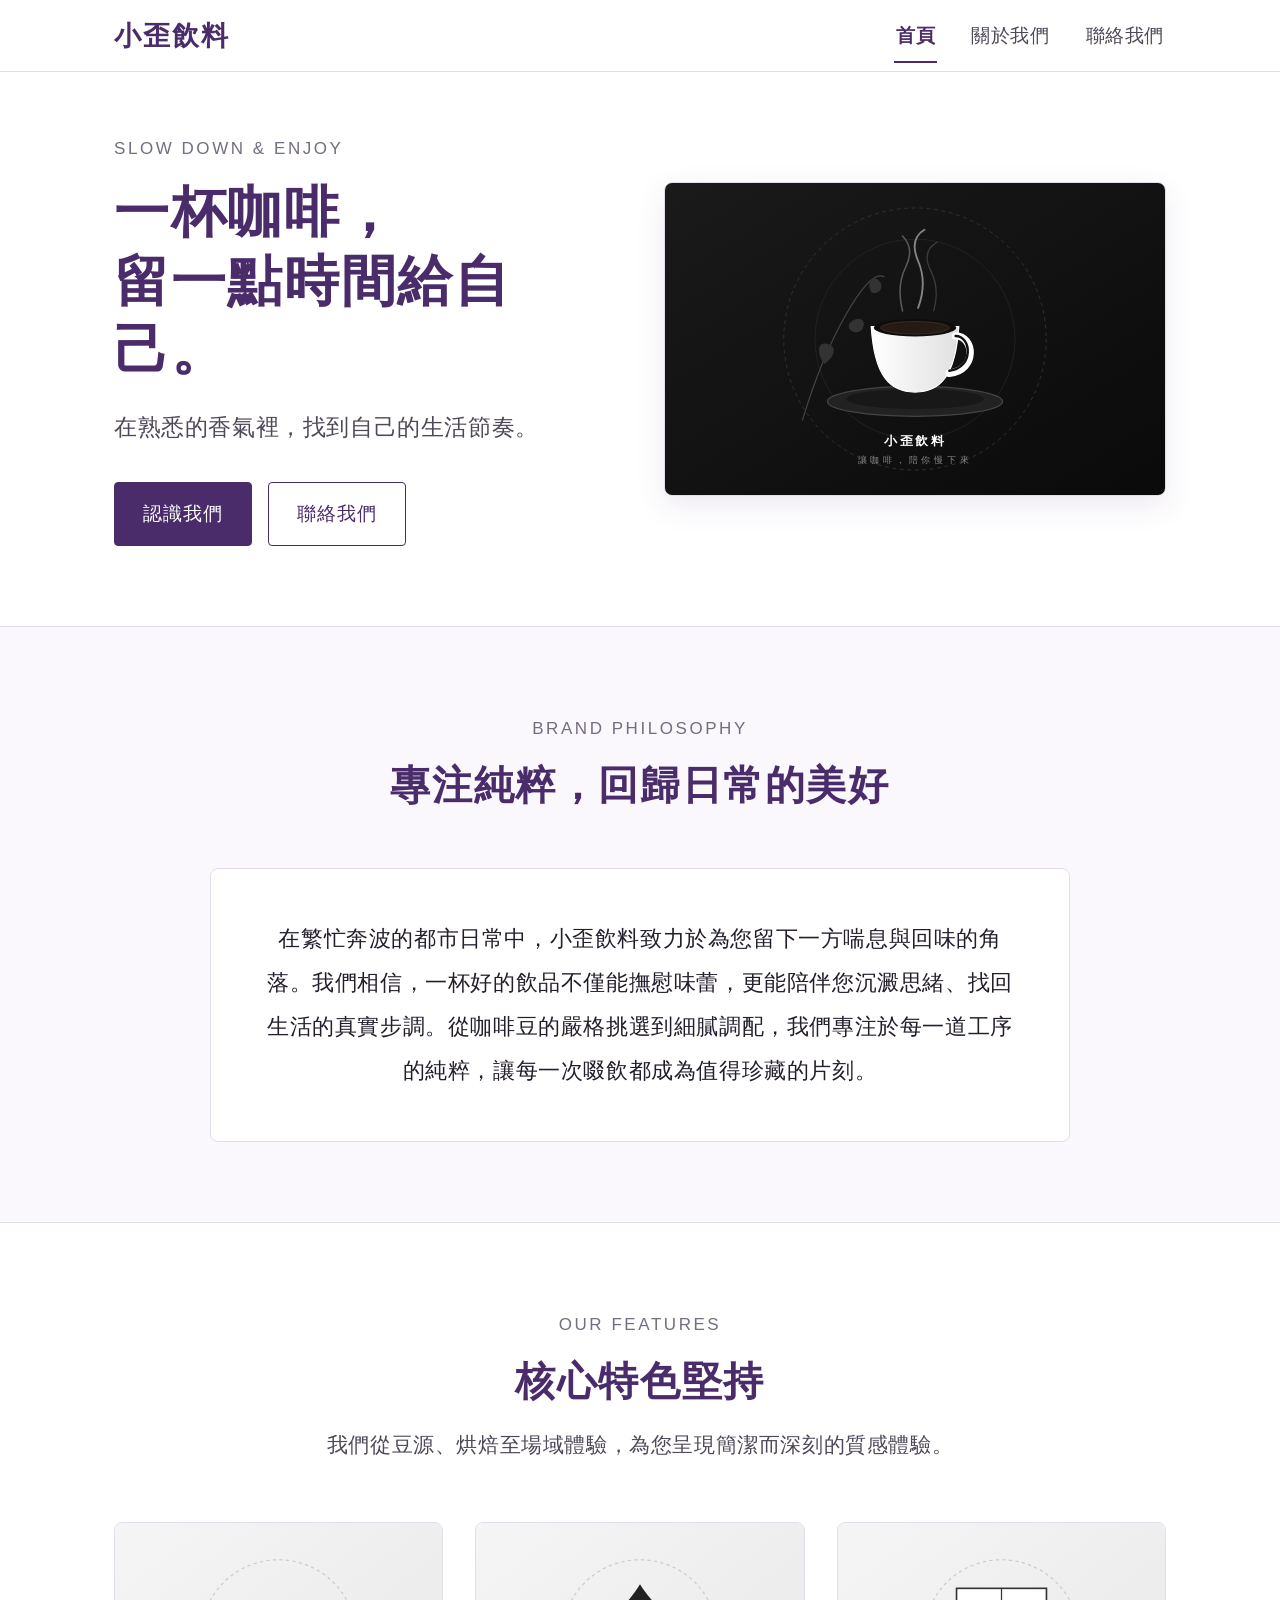
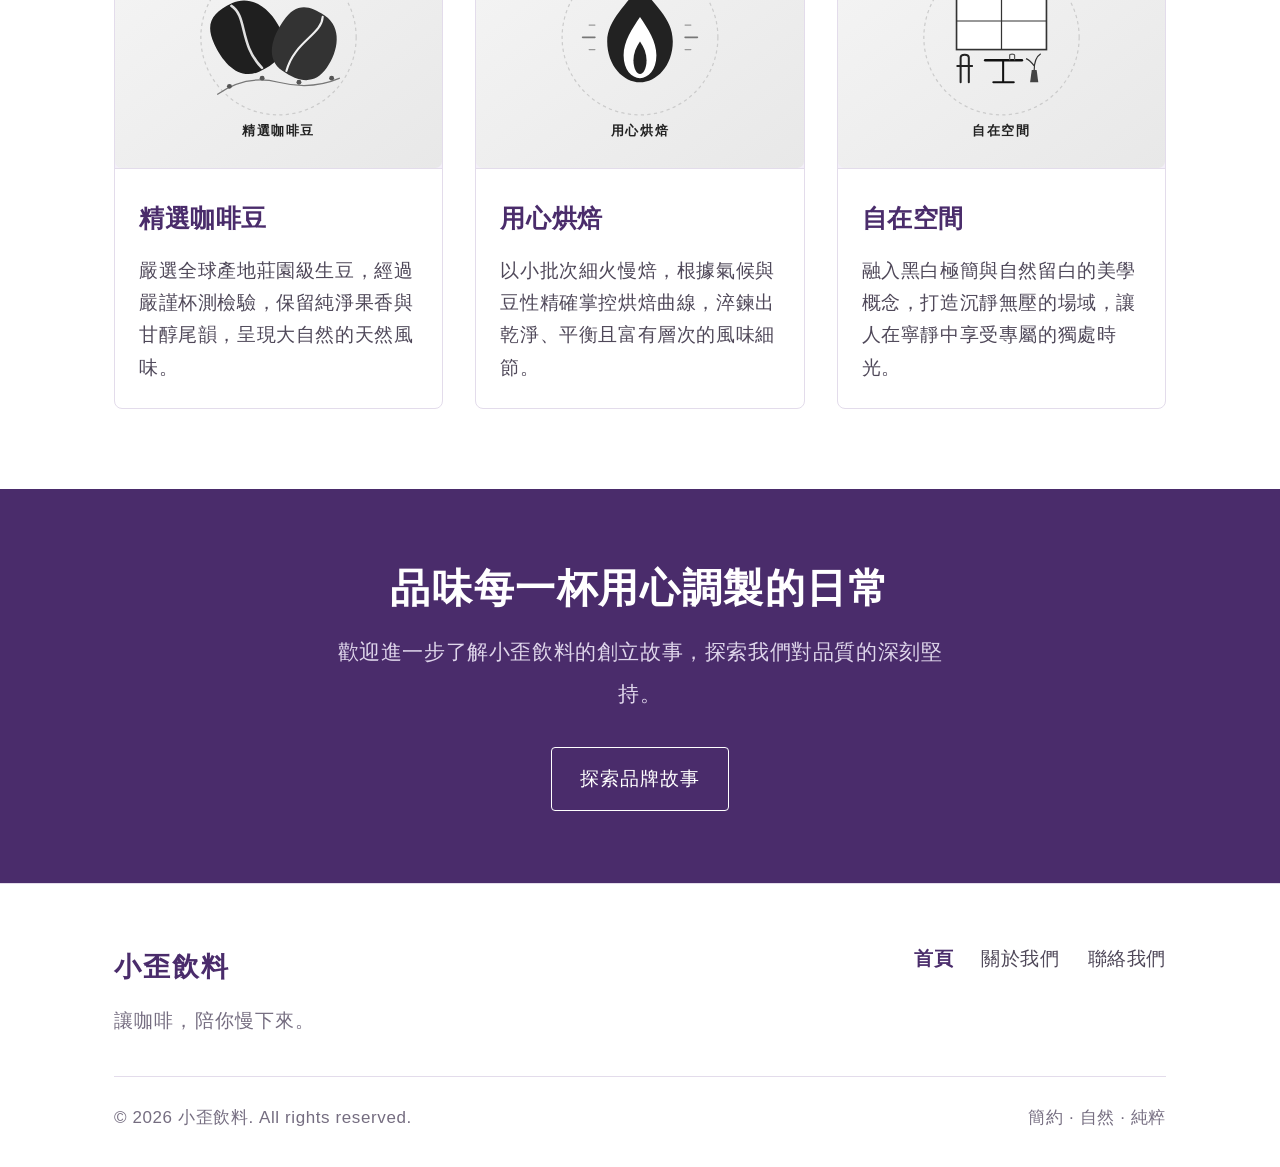
<file: pages/index.html>
<!DOCTYPE html>
<html lang="zh-Hant">
<head>
  <meta charset="UTF-8">
  <meta name="viewport" content="width=device-width, initial-scale=1.0">
  <title>首頁 - 小歪飲料 | 讓咖啡，陪你慢下來</title>
  <meta name="description" content="小歪飲料：一杯咖啡，留一點時間給自己。在熟悉的香氣裡，找到自己的生活節奏。提供精選咖啡豆、用心烘焙與自在空間。">
  <link rel="stylesheet" href="assets/css/site.css">
</head>
<body>

  <!-- 共用導覽列 -->
  <header class="site-header">
    <div class="container">
      <a href="index.html" class="brand-logo" aria-label="小歪飲料首頁">
        小歪飲料
      </a>
      <button type="button" class="nav-toggle" aria-label="切換選單" aria-expanded="false" aria-controls="primary-menu">
        <span class="nav-toggle-bar"></span>
      </button>
      <nav id="primary-menu" class="nav-menu" aria-label="主要導覽">
        <a href="index.html" class="nav-link active" aria-current="page">首頁</a>
        <a href="about.html" class="nav-link">關於我們</a>
        <a href="contact.html" class="nav-link">聯絡我們</a>
      </nav>
    </div>
  </header>

  <main>
    <!-- 主視覺區塊 (Hero) -->
    <section class="section hero-section">
      <div class="container">
        <div class="grid-2">
          <div class="hero-content">
            <span class="section-tag">Slow Down &amp; Enjoy</span>
            <h1 class="hero-title">一杯咖啡，<br>留一點時間給自己。</h1>
            <p class="hero-subtitle">在熟悉的香氣裡，找到自己的生活節奏。</p>
            <div class="btn-group">
              <a href="about.html" class="btn btn-primary">認識我們</a>
              <a href="contact.html" class="btn btn-outline">聯絡我們</a>
            </div>
          </div>
          <div class="hero-visual">
            <img src="assets/images/hero-coffee.svg" alt="小歪飲料咖啡主視覺 - 讓咖啡陪你慢下來" width="800" height="500">
          </div>
        </div>
      </div>
    </section>

    <!-- 品牌簡介區塊 -->
    <section class="section section-alt">
      <div class="container">
        <div class="section-header">
          <span class="section-tag">Brand Philosophy</span>
          <h2 class="section-title">專注純粹，回歸日常的美好</h2>
        </div>
        <div class="intro-box">
          <p>
            在繁忙奔波的都市日常中，小歪飲料致力於為您留下一方喘息與回味的角落。我們相信，一杯好的飲品不僅能撫慰味蕾，更能陪伴您沉澱思緒、找回生活的真實步調。從咖啡豆的嚴格挑選到細膩調配，我們專注於每一道工序的純粹，讓每一次啜飲都成為值得珍藏的片刻。
          </p>
        </div>
      </div>
    </section>

    <!-- 三項特色區塊 -->
    <section class="section">
      <div class="container">
        <div class="section-header">
          <span class="section-tag">Our Features</span>
          <h2 class="section-title">核心特色堅持</h2>
          <p class="section-desc">我們從豆源、烘焙至場域體驗，為您呈現簡潔而深刻的質感體驗。</p>
        </div>

        <div class="grid-3">
          <!-- 特色一：精選咖啡豆 -->
          <article class="card">
            <div class="card-image-box">
              <img src="assets/images/feature-beans.svg" alt="精選咖啡豆示意圖" width="400" height="300">
            </div>
            <div class="card-content">
              <h3 class="card-title">精選咖啡豆</h3>
              <p class="card-text">
                嚴選全球產地莊園級生豆，經過嚴謹杯測檢驗，保留純淨果香與甘醇尾韻，呈現大自然的天然風味。
              </p>
            </div>
          </article>

          <!-- 特色二：用心烘焙 -->
          <article class="card">
            <div class="card-image-box">
              <img src="assets/images/feature-roast.svg" alt="用心烘焙示意圖" width="400" height="300">
            </div>
            <div class="card-content">
              <h3 class="card-title">用心烘焙</h3>
              <p class="card-text">
                以小批次細火慢焙，根據氣候與豆性精確掌控烘焙曲線，淬鍊出乾淨、平衡且富有層次的風味細節。
              </p>
            </div>
          </article>

          <!-- 特色三：自在空間 -->
          <article class="card">
            <div class="card-image-box">
              <img src="assets/images/feature-space.svg" alt="自在空間示意圖" width="400" height="300">
            </div>
            <div class="card-content">
              <h3 class="card-title">自在空間</h3>
              <p class="card-text">
                融入黑白極簡與自然留白的美學概念，打造沉靜無壓的場域，讓人在寧靜中享受專屬的獨處時光。
              </p>
            </div>
          </article>
        </div>
      </div>
    </section>

    <!-- 行動呼籲區塊 -->
    <section class="cta-section">
      <div class="container">
        <h2 class="section-title">品味每一杯用心調製的日常</h2>
        <p class="section-desc">歡迎進一步了解小歪飲料的創立故事，探索我們對品質的深刻堅持。</p>
        <div class="btn-group" style="justify-content: center;">
          <a href="about.html" class="btn btn-outline">探索品牌故事</a>
        </div>
      </div>
    </section>
  </main>

  <!-- 共用頁尾 -->
  <footer class="site-footer">
    <div class="container">
      <div class="footer-top">
        <div class="footer-brand">
          <div class="footer-logo">小歪飲料</div>
          <p class="footer-slogan">讓咖啡，陪你慢下來。</p>
        </div>
        <nav class="footer-nav" aria-label="頁尾導覽">
          <a href="index.html" class="footer-link active">首頁</a>
          <a href="about.html" class="footer-link">關於我們</a>
          <a href="contact.html" class="footer-link">聯絡我們</a>
        </nav>
      </div>
      <div class="footer-bottom">
        <p>&copy; 2026 小歪飲料. All rights reserved.</p>
        <p>簡約 · 自然 · 純粹</p>
      </div>
    </div>
  </footer>

  <script src="assets/js/site.js" defer></script>
</body>
</html>
</file>
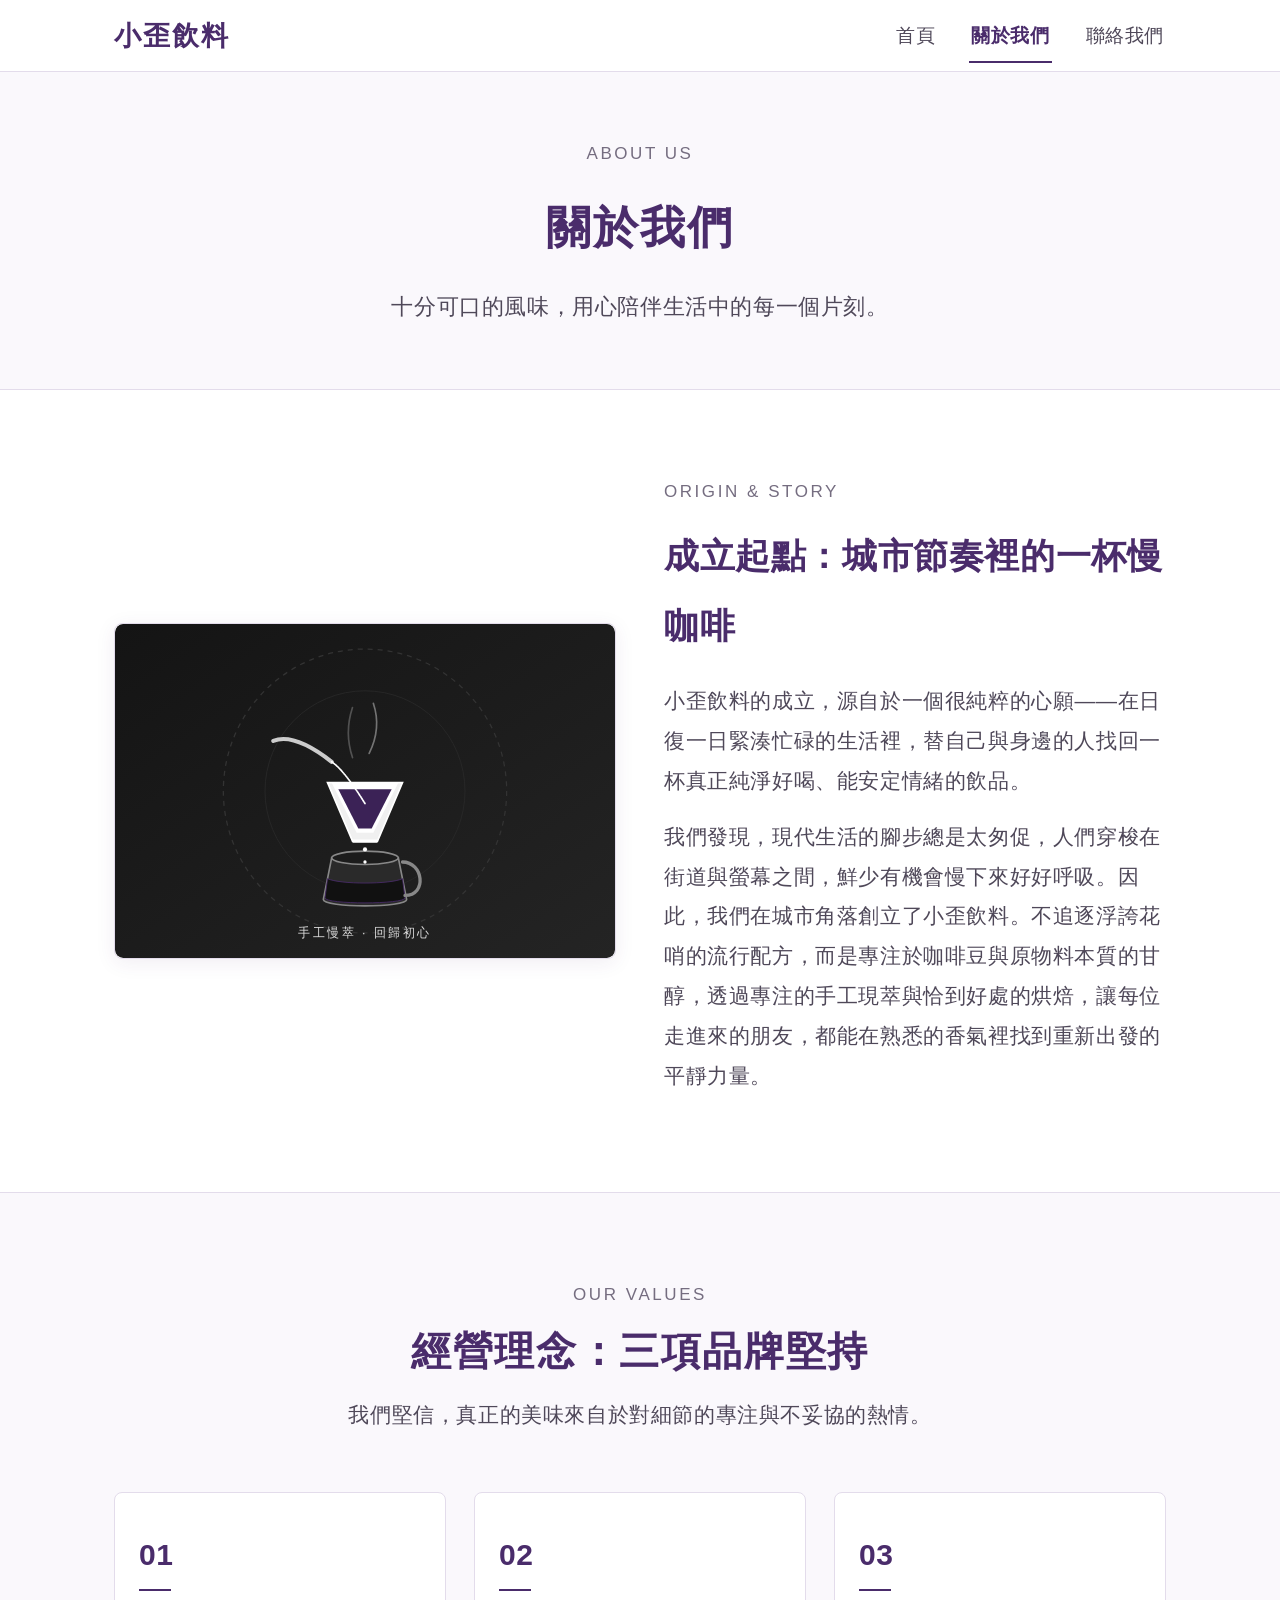
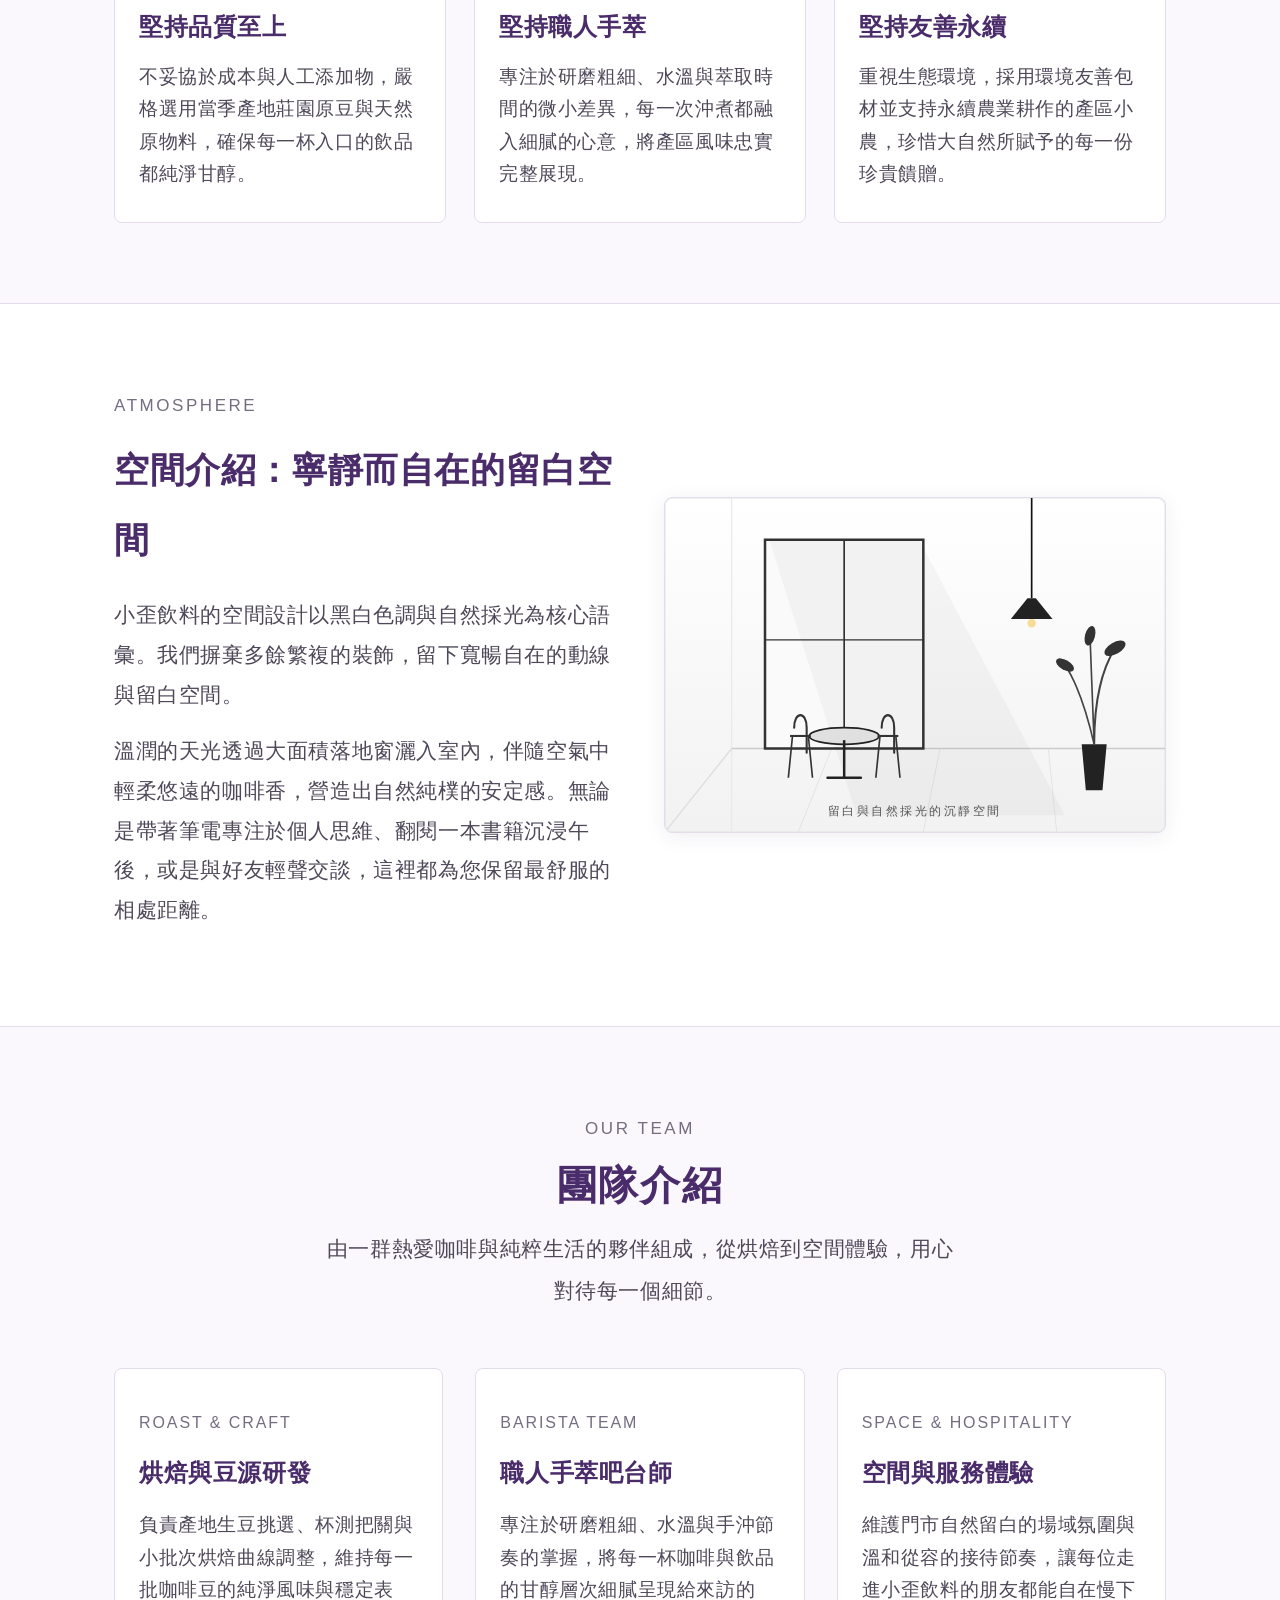
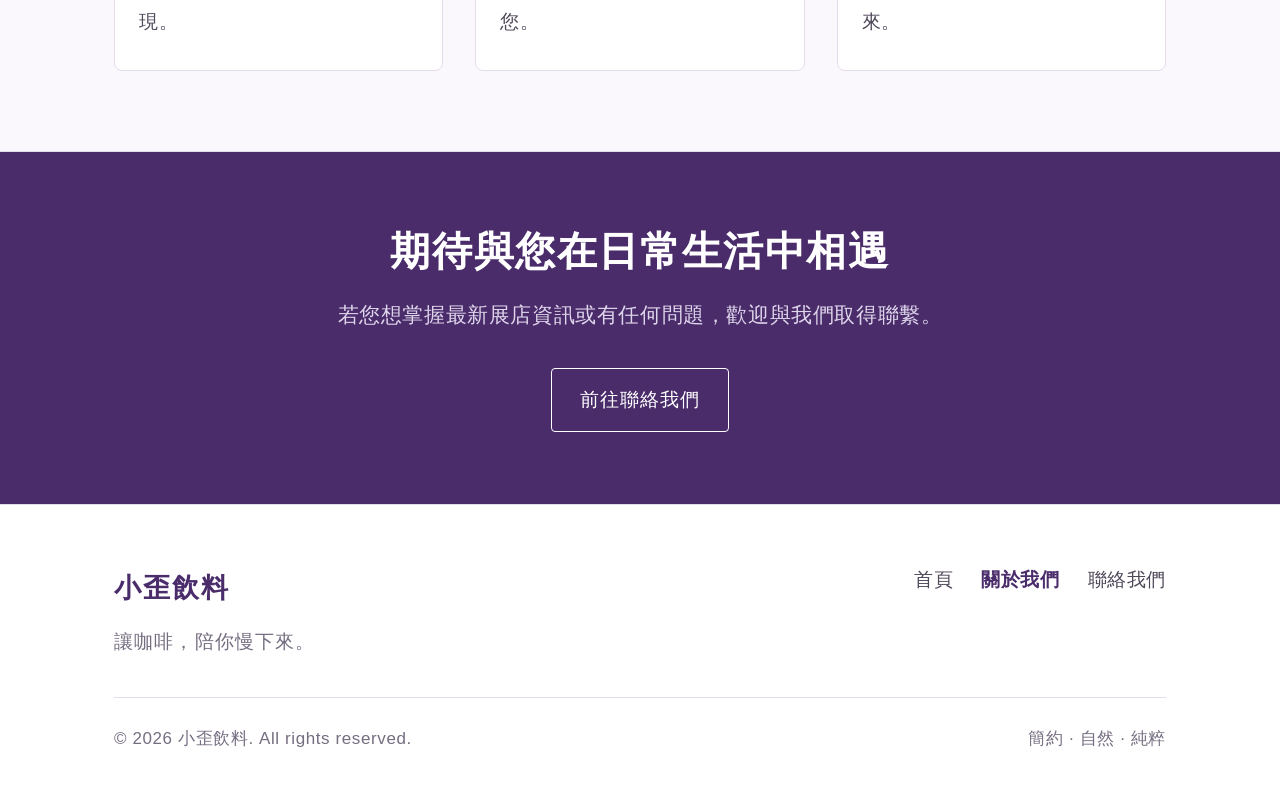
<file: pages/about.html>
<!DOCTYPE html>
<html lang="zh-Hant">
<head>
  <meta charset="UTF-8">
  <meta name="viewport" content="width=device-width, initial-scale=1.0">
  <title>關於我們 - 小歪飲料 | 讓咖啡，陪你慢下來</title>
  <meta name="description" content="關於小歪飲料：成立起點、經營理念與空間環境介紹。堅持品質至上、職人手萃與環境永續，為您提供自在純粹的生活體驗。">
  <link rel="stylesheet" href="assets/css/site.css">
</head>
<body>

  <!-- 共用導覽列 -->
  <header class="site-header">
    <div class="container">
      <a href="index.html" class="brand-logo" aria-label="小歪飲料首頁">
        小歪飲料
      </a>
      <button type="button" class="nav-toggle" aria-label="切換選單" aria-expanded="false" aria-controls="primary-menu">
        <span class="nav-toggle-bar"></span>
      </button>
      <nav id="primary-menu" class="nav-menu" aria-label="主要導覽">
        <a href="index.html" class="nav-link">首頁</a>
        <a href="about.html" class="nav-link active" aria-current="page">關於我們</a>
        <a href="contact.html" class="nav-link">聯絡我們</a>
      </nav>
    </div>
  </header>

  <main>
    <!-- 子頁頁面標題與簡介 -->
    <section class="page-banner">
      <div class="container">
        <span class="section-tag">About Us</span>
        <h1 class="page-banner-title">關於我們</h1>
        <p class="page-banner-desc">十分可口的風味，用心陪伴生活中的每一個片刻。</p>
      </div>
    </section>

    <!-- 品牌故事：成立起點 -->
    <section class="section">
      <div class="container">
        <div class="grid-2">
          <div class="story-image-wrap">
            <img src="assets/images/story-origin.svg" alt="小歪飲料品牌創立與手工慢萃示意圖" width="600" height="400">
          </div>
          <div class="story-text">
            <span class="section-tag">Origin &amp; Story</span>
            <h3>成立起點：城市節奏裡的一杯慢咖啡</h3>
            <p>
              小歪飲料的成立，源自於一個很純粹的心願——在日復一日緊湊忙碌的生活裡，替自己與身邊的人找回一杯真正純淨好喝、能安定情緒的飲品。
            </p>
            <p>
              我們發現，現代生活的腳步總是太匆促，人們穿梭在街道與螢幕之間，鮮少有機會慢下來好好呼吸。因此，我們在城市角落創立了小歪飲料。不追逐浮誇花哨的流行配方，而是專注於咖啡豆與原物料本質的甘醇，透過專注的手工現萃與恰到好處的烘焙，讓每位走進來的朋友，都能在熟悉的香氣裡找到重新出發的平靜力量。
            </p>
          </div>
        </div>
      </div>
    </section>

    <!-- 經營理念：三項品牌堅持 -->
    <section class="section section-alt">
      <div class="container">
        <div class="section-header">
          <span class="section-tag">Our Values</span>
          <h2 class="section-title">經營理念：三項品牌堅持</h2>
          <p class="section-desc">我們堅信，真正的美味來自於對細節的專注與不妥協的熱情。</p>
        </div>

        <div class="values-grid">
          <!-- 堅持一 -->
          <div class="value-item">
            <span class="value-number">01</span>
            <h4>堅持品質至上</h4>
            <p>
              不妥協於成本與人工添加物，嚴格選用當季產地莊園原豆與天然原物料，確保每一杯入口的飲品都純淨甘醇。
            </p>
          </div>

          <!-- 堅持二 -->
          <div class="value-item">
            <span class="value-number">02</span>
            <h4>堅持職人手萃</h4>
            <p>
              專注於研磨粗細、水溫與萃取時間的微小差異，每一次沖煮都融入細膩的心意，將產區風味忠實完整展現。
            </p>
          </div>

          <!-- 堅持三 -->
          <div class="value-item">
            <span class="value-number">03</span>
            <h4>堅持友善永續</h4>
            <p>
              重視生態環境，採用環境友善包材並支持永續農業耕作的產區小農，珍惜大自然所賦予的每一份珍貴饋贈。
            </p>
          </div>
        </div>
      </div>
    </section>

    <!-- 環境介紹：圖片搭配文字 -->
    <section class="section">
      <div class="container">
        <div class="grid-2">
          <div class="story-text">
            <span class="section-tag">Atmosphere</span>
            <h3>空間介紹：寧靜而自在的留白空間</h3>
            <p>
              小歪飲料的空間設計以黑白色調與自然採光為核心語彙。我們摒棄多餘繁複的裝飾，留下寬暢自在的動線與留白空間。
            </p>
            <p>
              溫潤的天光透過大面積落地窗灑入室內，伴隨空氣中輕柔悠遠的咖啡香，營造出自然純樸的安定感。無論是帶著筆電專注於個人思維、翻閱一本書籍沉浸午後，或是與好友輕聲交談，這裡都為您保留最舒服的相處距離。
            </p>
          </div>
          <div class="story-image-wrap">
            <img src="assets/images/space-interior.svg" alt="小歪飲料門市留白與自然採光環境示意圖" width="600" height="400">
          </div>
        </div>
      </div>
    </section>

    <!-- 團隊介紹 -->
    <section class="section section-alt">
      <div class="container">
        <div class="section-header">
          <span class="section-tag">Our Team</span>
          <h2 class="section-title">團隊介紹</h2>
          <p class="section-desc">由一群熱愛咖啡與純粹生活的夥伴組成，從烘焙到空間體驗，用心對待每一個細節。</p>
        </div>

        <div class="grid-3">
          <article class="team-card">
            <span class="team-role">Roast &amp; Craft</span>
            <h3 class="team-name">烘焙與豆源研發</h3>
            <p class="team-bio">
              負責產地生豆挑選、杯測把關與小批次烘焙曲線調整，維持每一批咖啡豆的純淨風味與穩定表現。
            </p>
          </article>

          <article class="team-card">
            <span class="team-role">Barista Team</span>
            <h3 class="team-name">職人手萃吧台師</h3>
            <p class="team-bio">
              專注於研磨粗細、水溫與手沖節奏的掌握，將每一杯咖啡與飲品的甘醇層次細膩呈現給來訪的您。
            </p>
          </article>

          <article class="team-card">
            <span class="team-role">Space &amp; Hospitality</span>
            <h3 class="team-name">空間與服務體驗</h3>
            <p class="team-bio">
              維護門市自然留白的場域氛圍與溫和從容的接待節奏，讓每位走進小歪飲料的朋友都能自在慢下來。
            </p>
          </article>
        </div>
      </div>
    </section>

    <!-- 按鈕：前往聯絡我們 -->
    <section class="cta-section">
      <div class="container">
        <h2 class="section-title">期待與您在日常生活中相遇</h2>
        <p class="section-desc">若您想掌握最新展店資訊或有任何問題，歡迎與我們取得聯繫。</p>
        <div class="btn-group" style="justify-content: center;">
          <a href="contact.html" class="btn btn-outline">前往聯絡我們</a>
        </div>
      </div>
    </section>
  </main>

  <!-- 共用頁尾 -->
  <footer class="site-footer">
    <div class="container">
      <div class="footer-top">
        <div class="footer-brand">
          <div class="footer-logo">小歪飲料</div>
          <p class="footer-slogan">讓咖啡，陪你慢下來。</p>
        </div>
        <nav class="footer-nav" aria-label="頁尾導覽">
          <a href="index.html" class="footer-link">首頁</a>
          <a href="about.html" class="footer-link active">關於我們</a>
          <a href="contact.html" class="footer-link">聯絡我們</a>
        </nav>
      </div>
      <div class="footer-bottom">
        <p>&copy; 2026 小歪飲料. All rights reserved.</p>
        <p>簡約 · 自然 · 純粹</p>
      </div>
    </div>
  </footer>

  <script src="assets/js/site.js" defer></script>
</body>
</html>
</file>
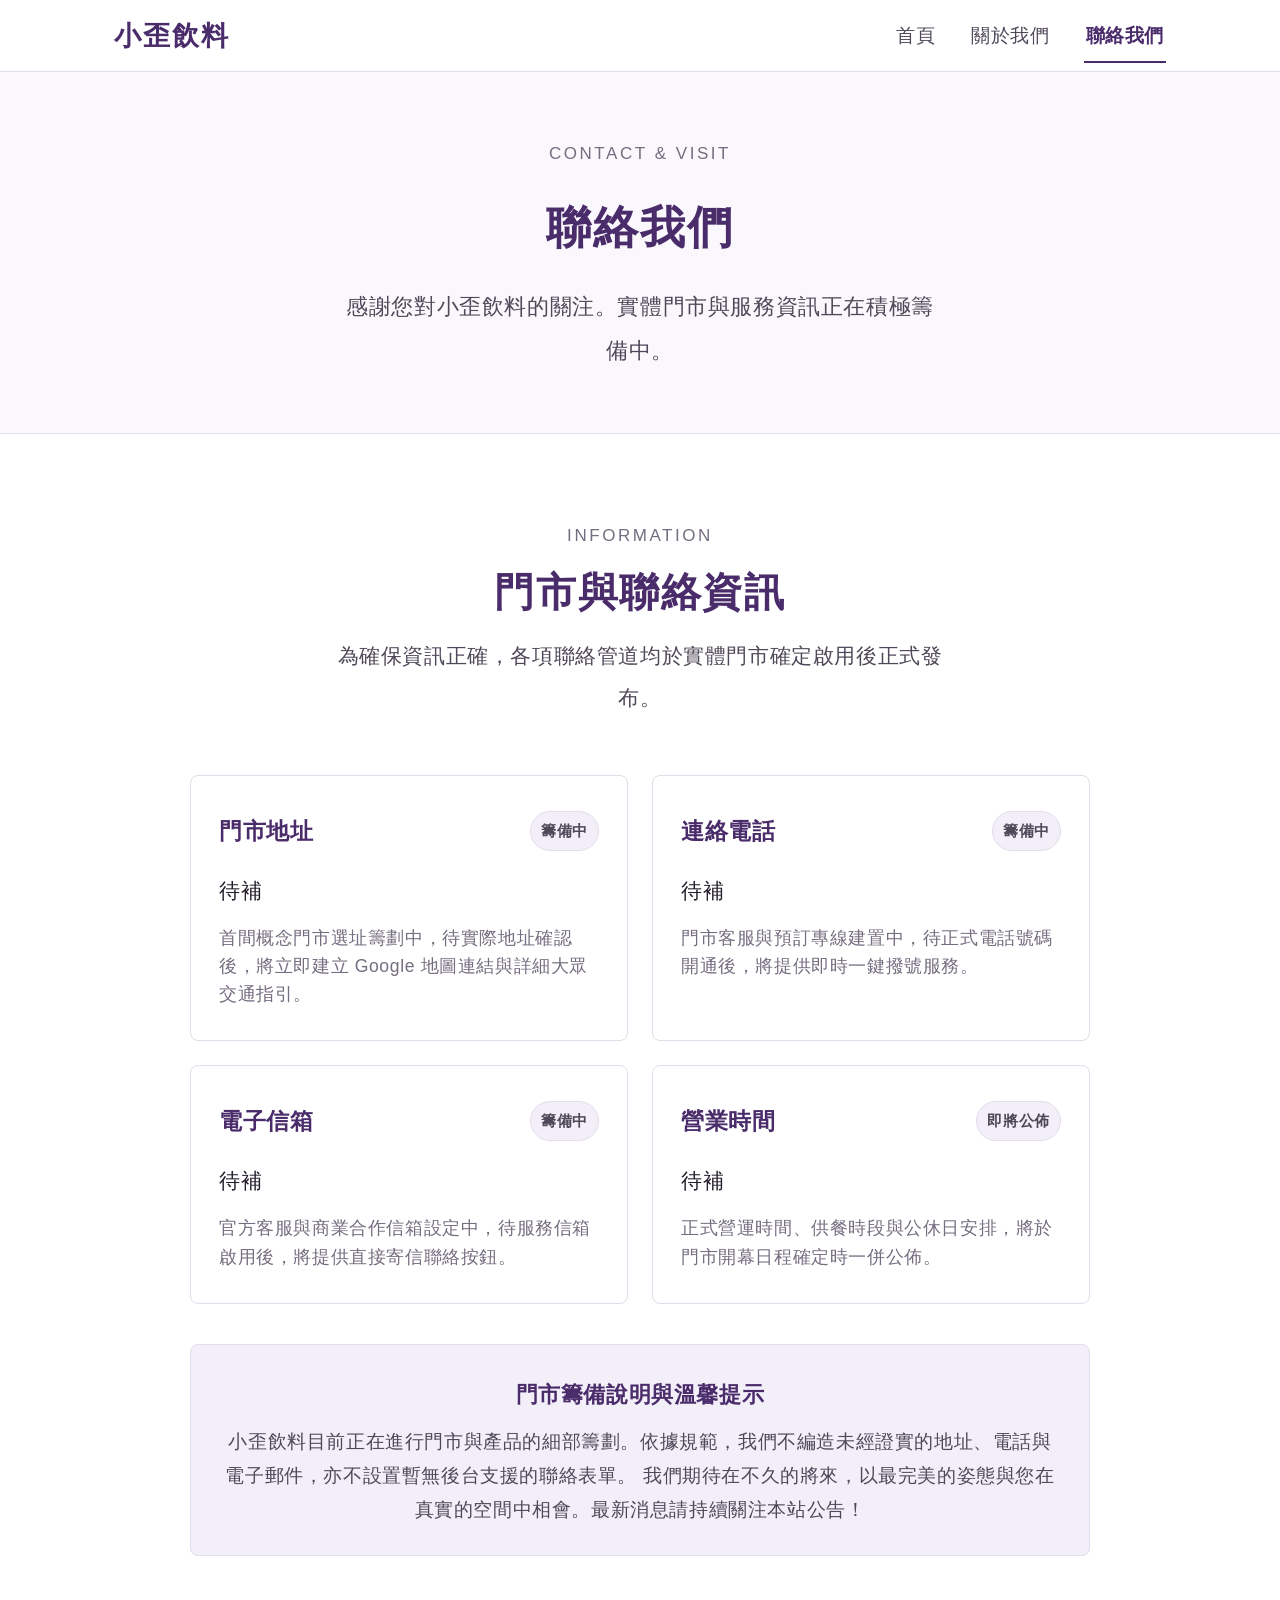
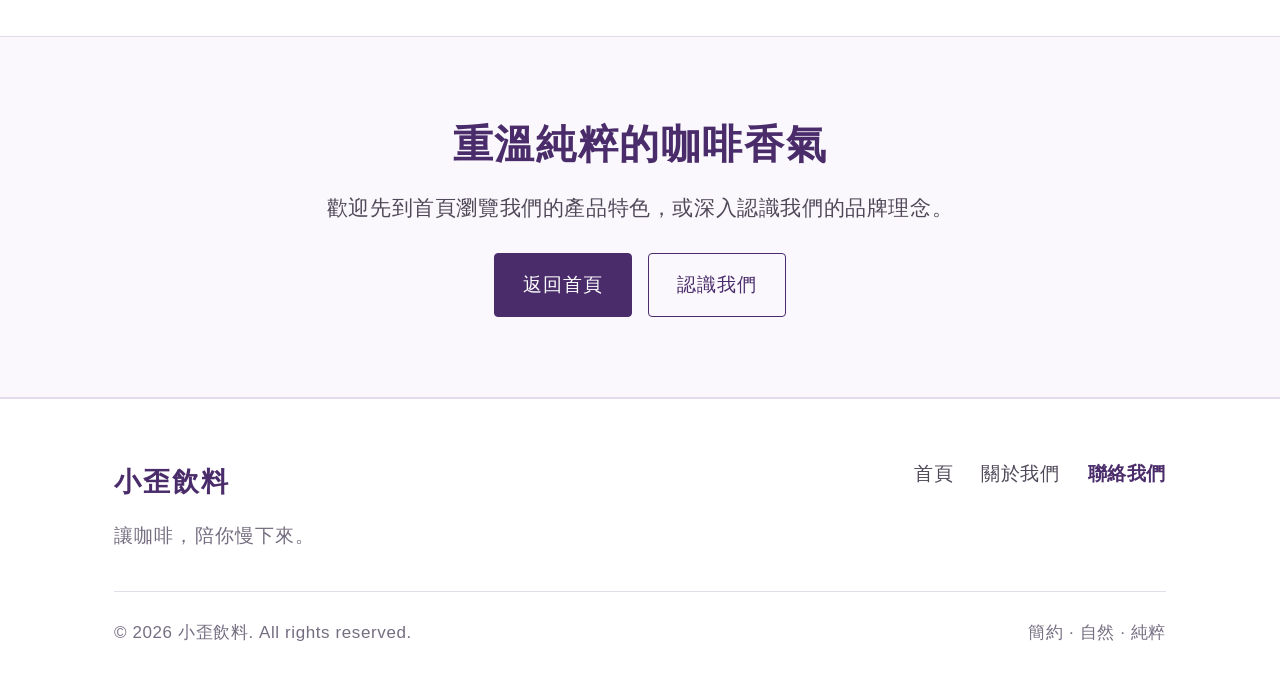
<file: pages/contact.html>
<!DOCTYPE html>
<html lang="zh-Hant">
<head>
  <meta charset="UTF-8">
  <meta name="viewport" content="width=device-width, initial-scale=1.0">
  <title>聯絡我們 - 小歪飲料 | 讓咖啡，陪你慢下來</title>
  <meta name="description" content="聯絡小歪飲料：門市地址、連絡電話、電子信箱與營業時間相關資訊。實體門市籌備中，最新資訊即將在此公布。">
  <link rel="stylesheet" href="assets/css/site.css">
</head>
<body>

  <!-- 共用導覽列 -->
  <header class="site-header">
    <div class="container">
      <a href="index.html" class="brand-logo" aria-label="小歪飲料首頁">
        小歪飲料
      </a>
      <button type="button" class="nav-toggle" aria-label="切換選單" aria-expanded="false" aria-controls="primary-menu">
        <span class="nav-toggle-bar"></span>
      </button>
      <nav id="primary-menu" class="nav-menu" aria-label="主要導覽">
        <a href="index.html" class="nav-link">首頁</a>
        <a href="about.html" class="nav-link">關於我們</a>
        <a href="contact.html" class="nav-link active" aria-current="page">聯絡我們</a>
      </nav>
    </div>
  </header>

  <main>
    <!-- 子頁頁面標題與簡介 -->
    <section class="page-banner">
      <div class="container">
        <span class="section-tag">Contact &amp; Visit</span>
        <h1 class="page-banner-title">聯絡我們</h1>
        <p class="page-banner-desc">感謝您對小歪飲料的關注。實體門市與服務資訊正在積極籌備中。</p>
      </div>
    </section>

    <!-- 聯絡資訊卡片區塊 (依據 sitemap.md 規劃，不編造資訊、不建立假連結與假表單) -->
    <section class="section">
      <div class="container">
        <div class="section-header">
          <span class="section-tag">Information</span>
          <h2 class="section-title">門市與聯絡資訊</h2>
          <p class="section-desc">為確保資訊正確，各項聯絡管道均於實體門市確定啟用後正式發布。</p>
        </div>

        <div class="contact-grid">
          <!-- 門市地址 -->
          <div class="contact-card">
            <div class="contact-card-header">
              <span class="contact-label">門市地址</span>
              <span class="status-badge">籌備中</span>
            </div>
            <div class="contact-value">待補</div>
            <p class="contact-hint">
              首間概念門市選址籌劃中，待實際地址確認後，將立即建立 Google 地圖連結與詳細大眾交通指引。
            </p>
          </div>

          <!-- 連絡電話 -->
          <div class="contact-card">
            <div class="contact-card-header">
              <span class="contact-label">連絡電話</span>
              <span class="status-badge">籌備中</span>
            </div>
            <div class="contact-value">待補</div>
            <p class="contact-hint">
              門市客服與預訂專線建置中，待正式電話號碼開通後，將提供即時一鍵撥號服務。
            </p>
          </div>

          <!-- 電子信箱 -->
          <div class="contact-card">
            <div class="contact-card-header">
              <span class="contact-label">電子信箱</span>
              <span class="status-badge">籌備中</span>
            </div>
            <div class="contact-value">待補</div>
            <p class="contact-hint">
              官方客服與商業合作信箱設定中，待服務信箱啟用後，將提供直接寄信聯絡按鈕。
            </p>
          </div>

          <!-- 營業時間 -->
          <div class="contact-card">
            <div class="contact-card-header">
              <span class="contact-label">營業時間</span>
              <span class="status-badge">即將公佈</span>
            </div>
            <div class="contact-value">待補</div>
            <p class="contact-hint">
              正式營運時間、供餐時段與公休日安排，將於門市開幕日程確定時一併公佈。
            </p>
          </div>
        </div>

        <!-- 說明與溫馨提示 -->
        <div class="contact-notice">
          <h4>門市籌備說明與溫馨提示</h4>
          <p>
            小歪飲料目前正在進行門市與產品的細部籌劃。依據規範，我們不編造未經證實的地址、電話與電子郵件，亦不設置暫無後台支援的聯絡表單。
            我們期待在不久的將來，以最完美的姿態與您在真實的空間中相會。最新消息請持續關注本站公告！
          </p>
        </div>
      </div>
    </section>

    <!-- 導引區塊 -->
    <section class="section section-alt" style="text-align: center;">
      <div class="container">
        <h2 class="section-title">重溫純粹的咖啡香氣</h2>
        <p class="section-desc" style="margin-bottom: 24px;">歡迎先到首頁瀏覽我們的產品特色，或深入認識我們的品牌理念。</p>
        <div class="btn-group" style="justify-content: center;">
          <a href="index.html" class="btn btn-primary">返回首頁</a>
          <a href="about.html" class="btn btn-outline">認識我們</a>
        </div>
      </div>
    </section>
  </main>

  <!-- 共用頁尾 -->
  <footer class="site-footer">
    <div class="container">
      <div class="footer-top">
        <div class="footer-brand">
          <div class="footer-logo">小歪飲料</div>
          <p class="footer-slogan">讓咖啡，陪你慢下來。</p>
        </div>
        <nav class="footer-nav" aria-label="頁尾導覽">
          <a href="index.html" class="footer-link">首頁</a>
          <a href="about.html" class="footer-link">關於我們</a>
          <a href="contact.html" class="footer-link active">聯絡我們</a>
        </nav>
      </div>
      <div class="footer-bottom">
        <p>&copy; 2026 小歪飲料. All rights reserved.</p>
        <p>簡約 · 自然 · 純粹</p>
      </div>
    </div>
  </footer>

  <script src="assets/js/site.js" defer></script>
</body>
</html>
</file>
<file: pages/assets/css/site.css>
/* ==========================================================================
   小歪飲料 - 網站共用樣式表 (site.css)
   風格定位：深紫、自然、簡潔
   適用頁面：index.html, about.html, contact.html
   ========================================================================== */

/* 1. CSS 變數設定 */
:root {
  --color-primary: #4a2c6b;
  --color-primary-hover: #613c8a;
  --color-dark: #241e2c;
  --color-gray-dark: #4f4859;
  --color-gray: #756d80;
  --color-gray-light: #ebe6f2;
  --color-bg-light: #faf8fc;
  --color-bg-subtle: #f3eff8;
  --color-white: #ffffff;
  --color-border: #e3dceb;
  
  --font-family: -apple-system, BlinkMacSystemFont, "Segoe UI", Roboto, "Noto Sans TC", "PingFang TC", "Microsoft JhengHei", sans-serif;
  --header-height: 72px;
  --max-width: 1100px;
  --transition: all 0.25s cubic-bezier(0.4, 0, 0.2, 1);
  --border-radius: 8px;
  --box-shadow: 0 4px 20px rgba(74, 44, 107, 0.08);
}

/* 2. 基本重設與排版 */
*, *::before, *::after {
  box-sizing: border-box;
  margin: 0;
  padding: 0;
}

html {
  font-size: 20px;
  scroll-behavior: smooth;
}

body {
  font-family: var(--font-family);
  background-color: var(--color-white);
  color: var(--color-dark);
  line-height: 2;
  letter-spacing: 0.03em;
  -webkit-font-smoothing: antialiased;
  display: flex;
  flex-direction: column;
  min-height: 100vh;
}

main {
  flex: 1;
}

img, svg {
  max-width: 100%;
  height: auto;
  display: block;
}

a {
  color: inherit;
  text-decoration: none;
  transition: var(--transition);
}

ul, ol {
  list-style: none;
}

/* 3. 版面容器 */
.container {
  width: 100%;
  max-width: var(--max-width);
  margin: 0 auto;
  padding: 0 24px;
}

.section {
  padding: 80px 0;
}

.section-alt {
  background-color: var(--color-bg-light);
  border-top: 1px solid var(--color-border);
  border-bottom: 1px solid var(--color-border);
}

/* 4. 標題與文字元件 */
.section-header {
  text-align: center;
  margin-bottom: 56px;
}

.section-tag {
  display: inline-block;
  font-size: 0.85rem;
  letter-spacing: 0.15em;
  text-transform: uppercase;
  color: var(--color-gray);
  margin-bottom: 12px;
  font-weight: 500;
}

.section-title {
  font-size: 2rem;
  font-weight: 700;
  color: var(--color-primary);
  letter-spacing: 0.04em;
  margin-bottom: 16px;
  line-height: 1.35;
}

.section-desc {
  font-size: 1.05rem;
  color: var(--color-gray-dark);
  max-width: 640px;
  margin: 0 auto;
}

/* 5. 按鈕樣式 (共用元件) */
.btn-group {
  display: flex;
  gap: 16px;
  align-items: center;
  flex-wrap: wrap;
}

.btn {
  display: inline-flex;
  align-items: center;
  justify-content: center;
  padding: 12px 28px;
  font-size: 0.95rem;
  font-weight: 500;
  letter-spacing: 0.05em;
  border-radius: 4px;
  cursor: pointer;
  border: 1px solid transparent;
  transition: var(--transition);
  text-align: center;
}

.btn-primary {
  background-color: var(--color-primary);
  color: var(--color-white);
  border-color: var(--color-primary);
}

.btn-primary:hover {
  background-color: var(--color-primary-hover);
  border-color: var(--color-primary-hover);
  transform: translateY(-2px);
  box-shadow: 0 4px 12px rgba(74, 44, 107, 0.22);
}

.btn-outline {
  background-color: transparent;
  color: var(--color-primary);
  border-color: var(--color-primary);
}

.btn-outline:hover {
  background-color: var(--color-primary);
  color: var(--color-white);
  transform: translateY(-2px);
}

/* 6. 卡片樣式 (共用元件) */
.card {
  background-color: var(--color-white);
  border: 1px solid var(--color-border);
  border-radius: var(--border-radius);
  overflow: hidden;
  transition: var(--transition);
  display: flex;
  flex-direction: column;
}

.card:hover {
  border-color: var(--color-primary);
  transform: translateY(-4px);
  box-shadow: var(--box-shadow);
}

.card-image-box {
  background-color: var(--color-bg-subtle);
  border-bottom: 1px solid var(--color-border);
  display: flex;
  align-items: center;
  justify-content: center;
  aspect-ratio: 4 / 3;
  overflow: hidden;
}

.card-image-box img {
  width: 100%;
  height: 100%;
  object-fit: cover;
  transition: transform 0.4s ease;
}

.card:hover .card-image-box img {
  transform: scale(1.03);
}

.card-content {
  padding: 24px;
  flex: 1;
  display: flex;
  flex-direction: column;
}

.card-title {
  font-size: 1.25rem;
  font-weight: 600;
  color: var(--color-primary);
  margin-bottom: 12px;
}

.card-text {
  font-size: 0.95rem;
  color: var(--color-gray-dark);
  line-height: 1.7;
}

/* 7. 網格排版 */
.grid-3 {
  display: grid;
  grid-template-columns: repeat(3, 1fr);
  gap: 32px;
}

.grid-2 {
  display: grid;
  grid-template-columns: repeat(2, 1fr);
  gap: 48px;
  align-items: center;
}

/* 8. 導覽列 (共用 Header) */
.site-header {
  position: sticky;
  top: 0;
  z-index: 1000;
  background-color: rgba(255, 255, 255, 0.95);
  backdrop-filter: blur(10px);
  -webkit-backdrop-filter: blur(10px);
  border-bottom: 1px solid var(--color-border);
  height: var(--header-height);
}

.site-header .container {
  display: flex;
  align-items: center;
  justify-content: space-between;
  height: 100%;
}

.brand-logo {
  font-size: 1.35rem;
  font-weight: 700;
  letter-spacing: 0.08em;
  color: var(--color-primary);
  display: flex;
  align-items: center;
  gap: 8px;
}

.brand-logo:hover {
  opacity: 0.8;
}

.nav-menu {
  display: flex;
  align-items: center;
  gap: 32px;
}

.nav-link {
  font-size: 0.95rem;
  font-weight: 500;
  color: var(--color-gray-dark);
  padding: 8px 2px;
  position: relative;
}

.nav-link:hover {
  color: var(--color-primary);
}

/* 目前所在頁面高亮 */
.nav-link.active {
  color: var(--color-primary);
  font-weight: 700;
}

.nav-link.active::after {
  content: "";
  position: absolute;
  bottom: 0;
  left: 0;
  width: 100%;
  height: 2px;
  background-color: var(--color-primary);
}

/* 手機版漢堡選單按鈕 */
.nav-toggle {
  display: none;
  background: none;
  border: none;
  padding: 8px;
  cursor: pointer;
  color: var(--color-primary);
  width: 44px;
  height: 44px;
  position: relative;
  align-items: center;
  justify-content: center;
  z-index: 1100;
}

.nav-toggle-bar {
  display: block;
  width: 22px;
  height: 2px;
  background-color: var(--color-primary);
  position: relative;
  transition: var(--transition);
}

.nav-toggle-bar::before,
.nav-toggle-bar::after {
  content: "";
  display: block;
  width: 22px;
  height: 2px;
  background-color: var(--color-primary);
  position: absolute;
  left: 0;
  transition: var(--transition);
}

.nav-toggle-bar::before {
  top: -7px;
}

.nav-toggle-bar::after {
  top: 7px;
}

/* 漢堡選單展開狀態 */
.nav-toggle.open .nav-toggle-bar {
  background-color: transparent;
}

.nav-toggle.open .nav-toggle-bar::before {
  top: 0;
  transform: rotate(45deg);
}

.nav-toggle.open .nav-toggle-bar::after {
  top: 0;
  transform: rotate(-45deg);
}

/* 9. 頁面橫幅 (Page Hero / Header for Subpages) */
.page-banner {
  background-color: var(--color-bg-light);
  border-bottom: 1px solid var(--color-border);
  padding: 60px 0;
  text-align: center;
}

.page-banner-title {
  font-size: 2.25rem;
  font-weight: 700;
  color: var(--color-primary);
  margin-bottom: 12px;
  letter-spacing: 0.04em;
}

.page-banner-desc {
  font-size: 1.1rem;
  color: var(--color-gray-dark);
  max-width: 600px;
  margin: 0 auto;
}

/* 10. 首頁專屬樣式 (Hero) */
.hero-section {
  padding: 60px 0 80px;
}

.hero-content {
  display: flex;
  flex-direction: column;
  justify-content: center;
}

.hero-title {
  font-size: 2.75rem;
  font-weight: 800;
  line-height: 1.25;
  letter-spacing: 0.03em;
  color: var(--color-primary);
  margin-bottom: 20px;
}

.hero-subtitle {
  font-size: 1.15rem;
  color: var(--color-gray-dark);
  margin-bottom: 32px;
  max-width: 480px;
}

.hero-visual {
  border-radius: var(--border-radius);
  overflow: hidden;
  box-shadow: 0 10px 30px rgba(74, 44, 107, 0.1);
  border: 1px solid var(--color-border);
}

/* 品牌介紹段落區塊 */
.intro-box {
  background-color: var(--color-white);
  border: 1px solid var(--color-border);
  border-radius: var(--border-radius);
  padding: 48px;
  max-width: 860px;
  margin: 0 auto;
  text-align: center;
}

.intro-box p {
  font-size: 1.1rem;
  color: var(--color-dark);
  line-height: 2;
}

/* 11. 關於我們專屬樣式 */
.story-block {
  margin-bottom: 80px;
}

.story-image-wrap {
  border-radius: var(--border-radius);
  overflow: hidden;
  border: 1px solid var(--color-border);
  box-shadow: var(--box-shadow);
}

.story-text h3 {
  font-size: 1.75rem;
  font-weight: 700;
  margin-bottom: 20px;
  color: var(--color-primary);
}

.story-text p {
  font-size: 1.05rem;
  color: var(--color-gray-dark);
  margin-bottom: 16px;
  line-height: 1.9;
}

.values-grid {
  display: grid;
  grid-template-columns: repeat(3, 1fr);
  gap: 28px;
  margin-top: 32px;
}

.value-item {
  border: 1px solid var(--color-border);
  padding: 32px 24px;
  border-radius: var(--border-radius);
  background-color: var(--color-white);
}

.value-number {
  font-size: 1.5rem;
  font-weight: 800;
  color: var(--color-primary);
  display: block;
  margin-bottom: 12px;
  border-bottom: 2px solid var(--color-primary);
  width: 32px;
  padding-bottom: 4px;
}

.value-item h4 {
  font-size: 1.2rem;
  font-weight: 600;
  margin-bottom: 10px;
  color: var(--color-primary);
}

.value-item p {
  font-size: 0.95rem;
  color: var(--color-gray-dark);
  line-height: 1.7;
}

/* 團隊介紹卡片（僅用於 about.html） */
.team-card {
  background-color: var(--color-white);
  border: 1px solid var(--color-border);
  border-radius: var(--border-radius);
  padding: 32px 24px;
  transition: var(--transition);
}

.team-card:hover {
  border-color: var(--color-primary);
  transform: translateY(-4px);
  box-shadow: var(--box-shadow);
}

.team-role {
  display: inline-block;
  font-size: 0.8rem;
  font-weight: 500;
  letter-spacing: 0.12em;
  text-transform: uppercase;
  color: var(--color-gray);
  margin-bottom: 10px;
}

.team-name {
  font-size: 1.2rem;
  font-weight: 600;
  color: var(--color-primary);
  margin-bottom: 12px;
}

.team-bio {
  font-size: 0.95rem;
  color: var(--color-gray-dark);
  line-height: 1.7;
}

/* 12. 聯絡我們專屬樣式 (依規則不造假) */
.contact-grid {
  display: grid;
  grid-template-columns: repeat(2, 1fr);
  gap: 24px;
  max-width: 900px;
  margin: 0 auto;
}

.contact-card {
  border: 1px solid var(--color-border);
  border-radius: var(--border-radius);
  padding: 32px 28px;
  background-color: var(--color-white);
  transition: var(--transition);
}

.contact-card:hover {
  border-color: var(--color-primary);
}

.contact-card-header {
  display: flex;
  align-items: center;
  justify-content: space-between;
  margin-bottom: 16px;
}

.contact-label {
  font-size: 1.15rem;
  font-weight: 700;
  color: var(--color-primary);
}

.status-badge {
  display: inline-block;
  font-size: 0.75rem;
  font-weight: 600;
  letter-spacing: 0.05em;
  padding: 4px 10px;
  border-radius: 99px;
  background-color: var(--color-bg-subtle);
  border: 1px solid var(--color-border);
  color: var(--color-gray-dark);
}

.contact-value {
  font-size: 1.05rem;
  color: var(--color-dark);
  margin-bottom: 12px;
  font-weight: 500;
}

.contact-hint {
  font-size: 0.88rem;
  color: var(--color-gray);
  line-height: 1.6;
}

.contact-notice {
  max-width: 900px;
  margin: 40px auto 0;
  padding: 28px;
  background-color: var(--color-bg-subtle);
  border: 1px solid var(--color-border);
  border-radius: var(--border-radius);
  text-align: center;
}

.contact-notice h4 {
  font-size: 1.1rem;
  font-weight: 600;
  margin-bottom: 8px;
  color: var(--color-primary);
}

.contact-notice p {
  font-size: 0.95rem;
  color: var(--color-gray-dark);
  line-height: 1.8;
}

/* 13. 行動呼籲 (CTA Section) */
.cta-section {
  text-align: center;
  padding: 72px 0;
  background-color: var(--color-primary);
  color: var(--color-white);
}

.cta-section .section-title {
  color: var(--color-white);
}

.cta-section .section-desc {
  color: #dfd6eb;
  margin-bottom: 32px;
}

.cta-section .btn-outline {
  border-color: var(--color-white);
  color: var(--color-white);
}

.cta-section .btn-outline:hover {
  background-color: var(--color-white);
  color: var(--color-primary);
}

/* 14. 頁尾 (共用 Footer) */
.site-footer {
  background-color: var(--color-white);
  border-top: 1px solid var(--color-border);
  padding: 56px 0 32px;
  margin-top: auto;
}

.footer-top {
  display: flex;
  justify-content: space-between;
  align-items: flex-start;
  flex-wrap: wrap;
  gap: 32px;
  padding-bottom: 36px;
  border-bottom: 1px solid var(--color-border);
}

.footer-brand {
  max-width: 360px;
}

.footer-logo {
  font-size: 1.35rem;
  font-weight: 700;
  letter-spacing: 0.08em;
  color: var(--color-primary);
  margin-bottom: 8px;
}

.footer-slogan {
  font-size: 0.95rem;
  color: var(--color-gray);
  letter-spacing: 0.06em;
}

.footer-nav {
  display: flex;
  gap: 28px;
  align-items: center;
}

.footer-link {
  font-size: 0.95rem;
  color: var(--color-gray-dark);
  transition: var(--transition);
}

.footer-link:hover {
  color: var(--color-primary);
}

.footer-link.active {
  color: var(--color-primary);
  font-weight: 600;
}

.footer-bottom {
  padding-top: 24px;
  display: flex;
  justify-content: space-between;
  align-items: center;
  flex-wrap: wrap;
  gap: 16px;
  font-size: 0.85rem;
  color: var(--color-gray);
}

/* 15. 響應式斷點 (Media Queries) */
@media (max-width: 900px) {
  .hero-title {
    font-size: 2.25rem;
  }
  
  .grid-2 {
    grid-template-columns: 1fr;
    gap: 36px;
  }

  .grid-3 {
    grid-template-columns: repeat(2, 1fr);
  }

  .values-grid {
    grid-template-columns: 1fr;
  }
}

@media (max-width: 768px) {
  :root {
    --header-height: 64px;
  }

  .section {
    padding: 56px 0;
  }

  .section-title {
    font-size: 1.75rem;
  }

  .hero-title {
    font-size: 1.95rem;
  }

  .hero-subtitle {
    font-size: 1rem;
  }

  /* 手機選單收合與展開 */
  .nav-toggle {
    display: flex;
  }

  .nav-menu {
    position: fixed;
    top: var(--header-height);
    left: 0;
    right: 0;
    background-color: var(--color-white);
    flex-direction: column;
    padding: 24px 32px;
    gap: 20px;
    border-bottom: 1px solid var(--color-border);
    box-shadow: 0 10px 20px rgba(74, 44, 107, 0.1);
    transform: translateY(-120%);
    opacity: 0;
    pointer-events: none;
    transition: transform 0.3s ease, opacity 0.3s ease;
    z-index: 999;
  }

  .nav-menu.open {
    transform: translateY(0);
    opacity: 1;
    pointer-events: auto;
  }

  .nav-link {
    font-size: 1.1rem;
    padding: 8px 0;
    width: 100%;
    display: block;
  }

  .grid-3 {
    grid-template-columns: 1fr;
  }

  .contact-grid {
    grid-template-columns: 1fr;
  }

  .footer-top {
    flex-direction: column;
    gap: 24px;
  }

  .footer-nav {
    flex-direction: column;
    align-items: flex-start;
    gap: 16px;
  }

  .intro-box {
    padding: 32px 20px;
  }
}
</file>
